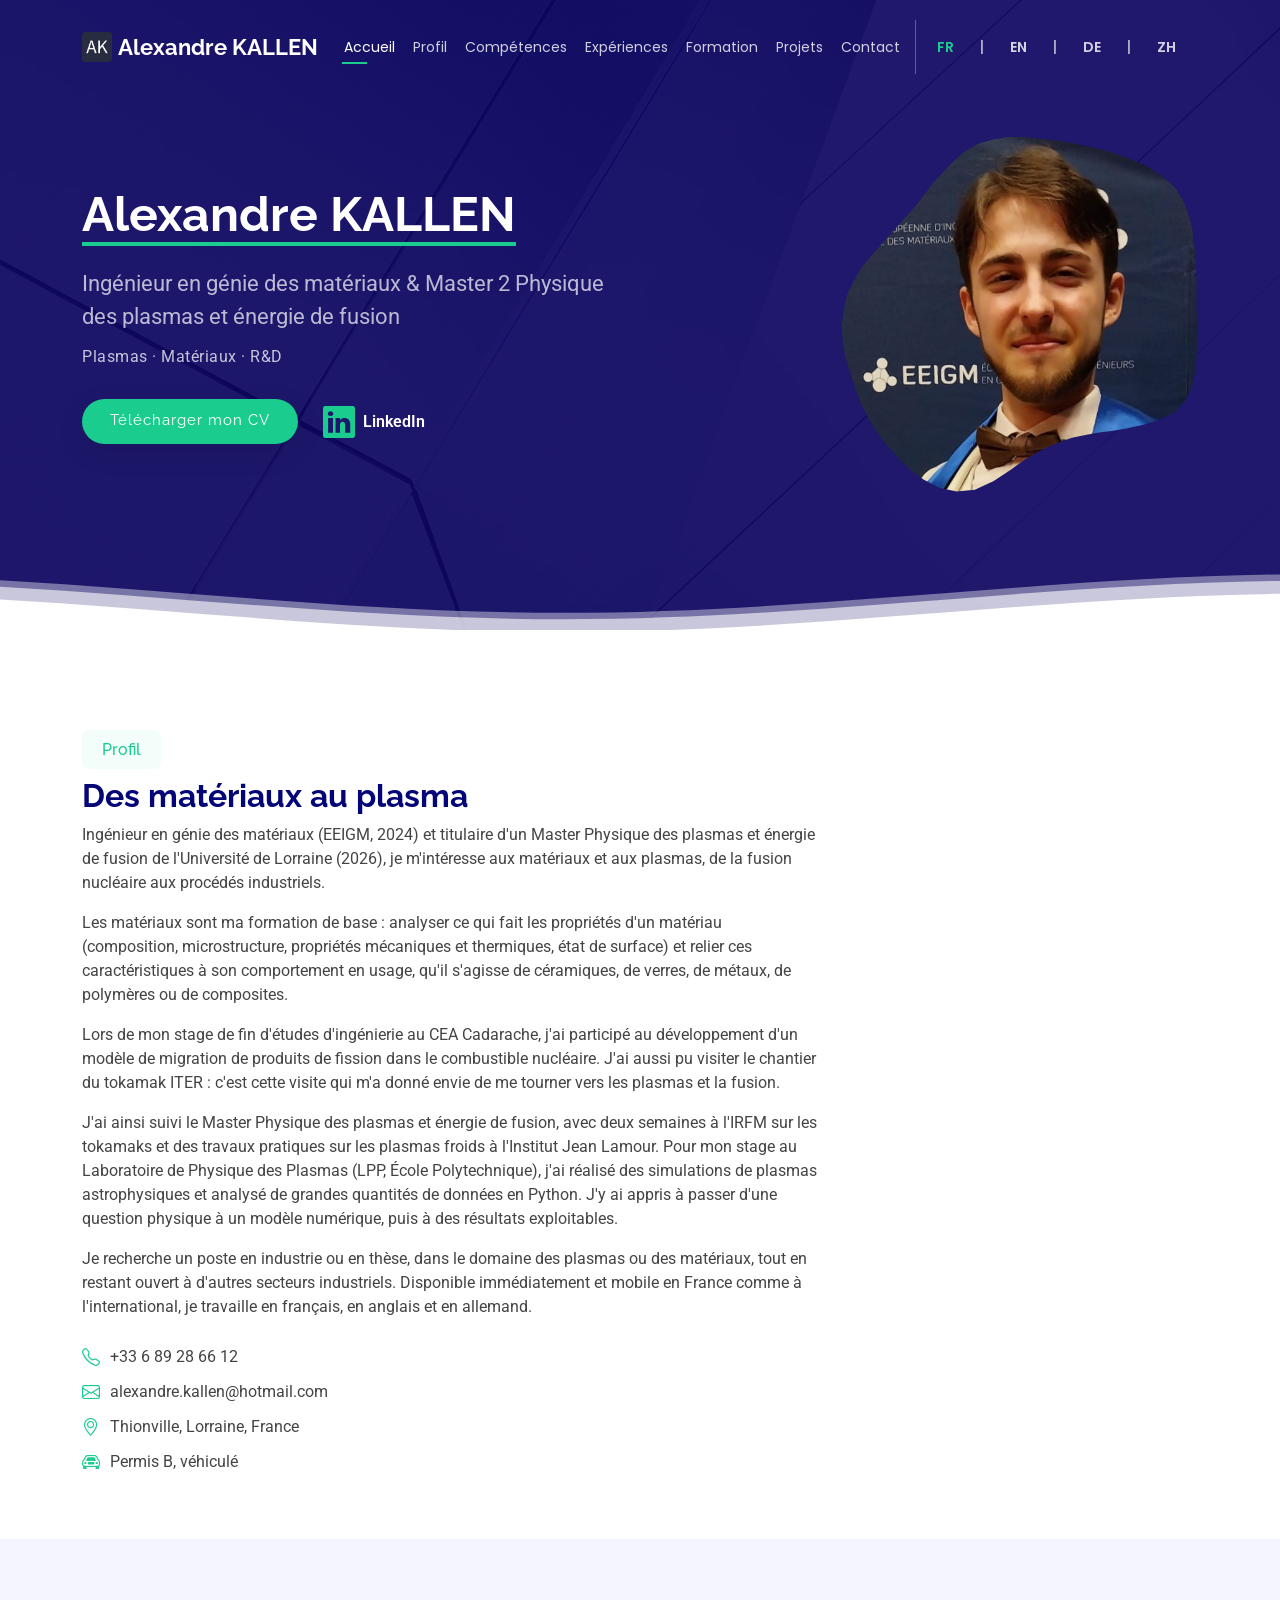
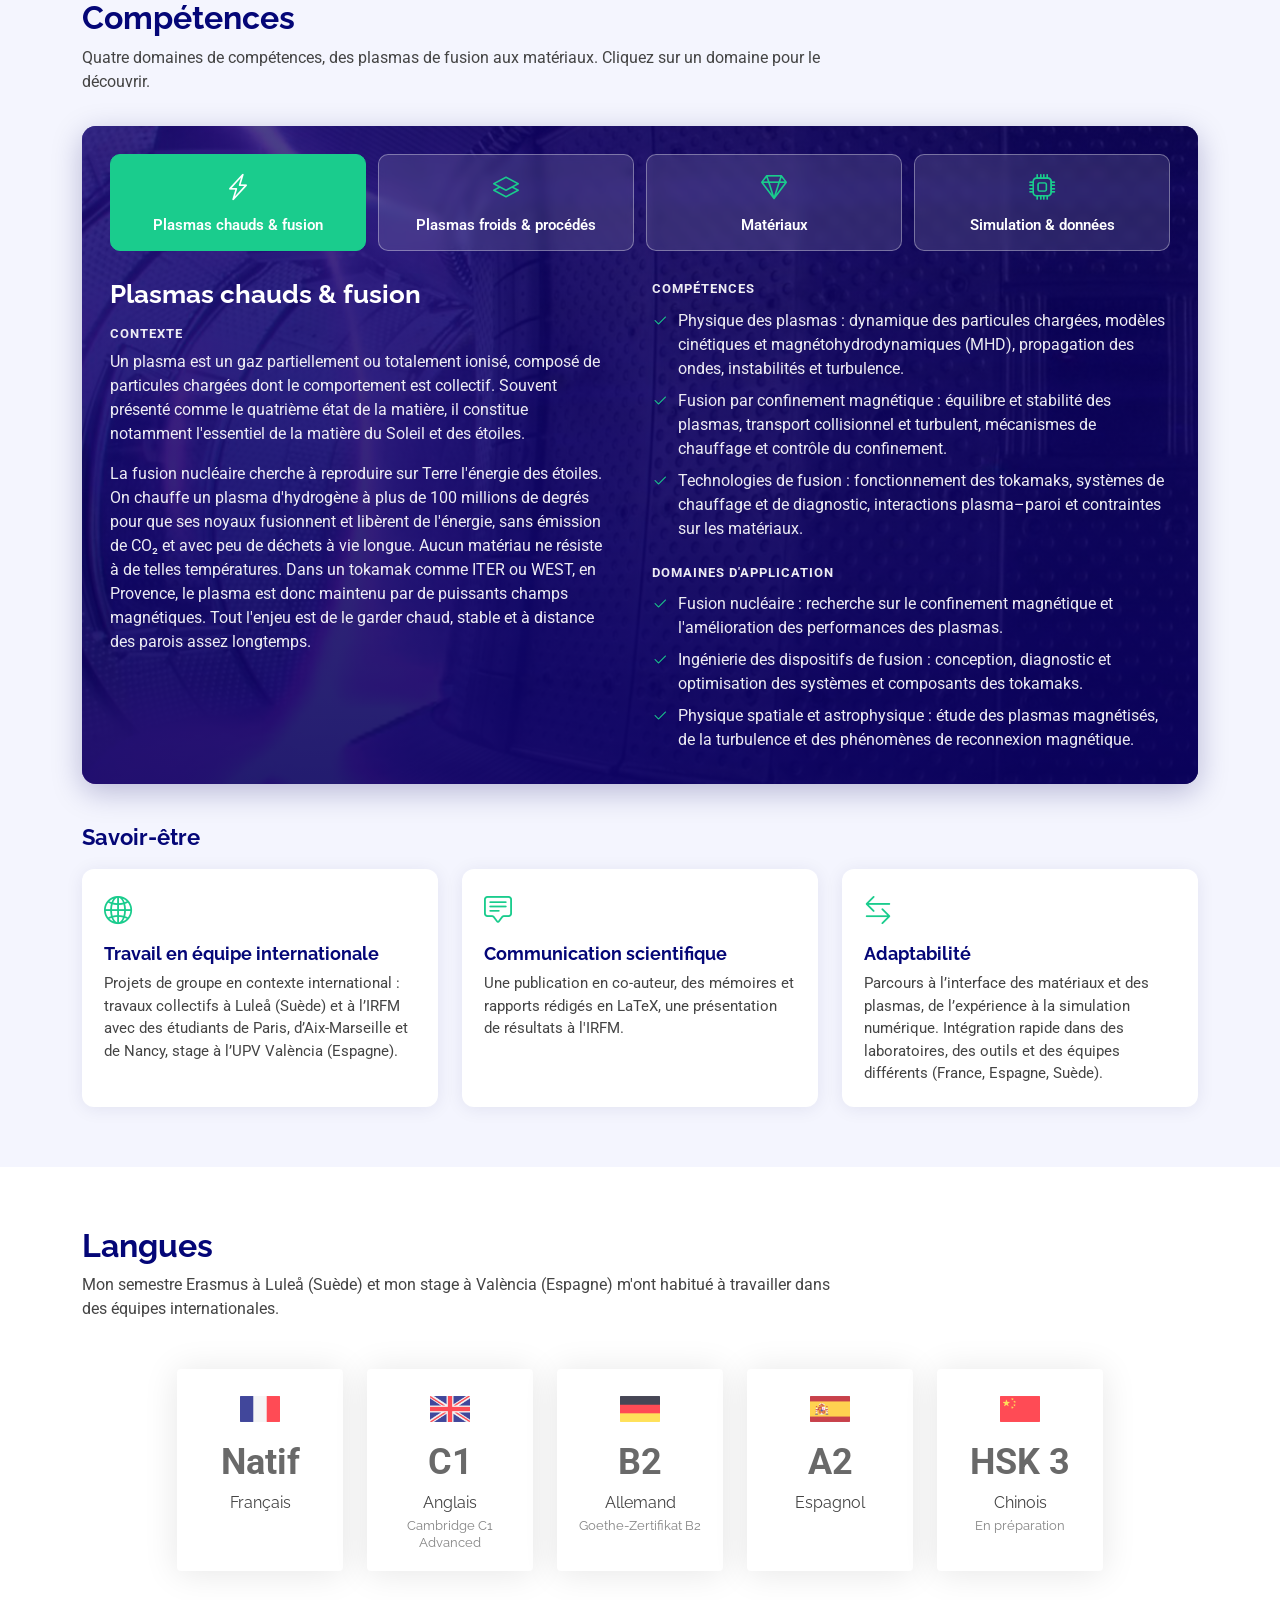
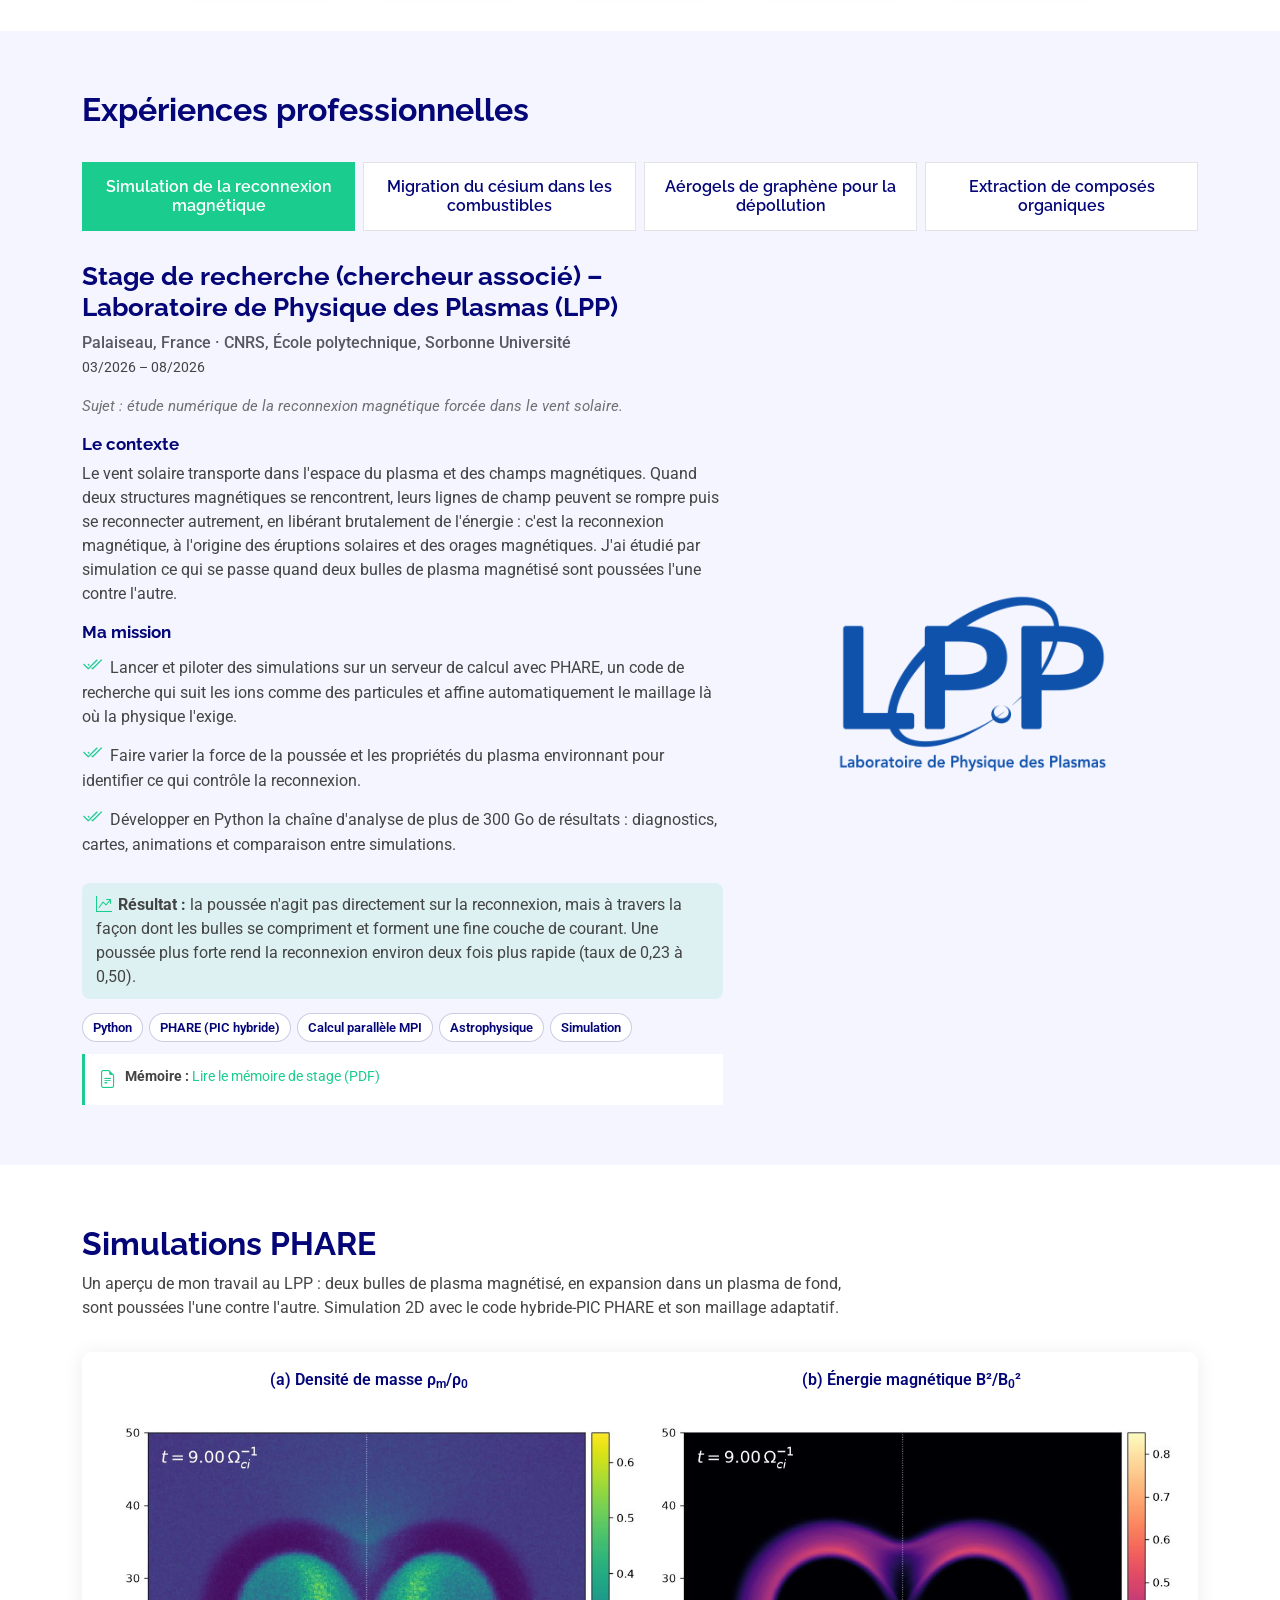
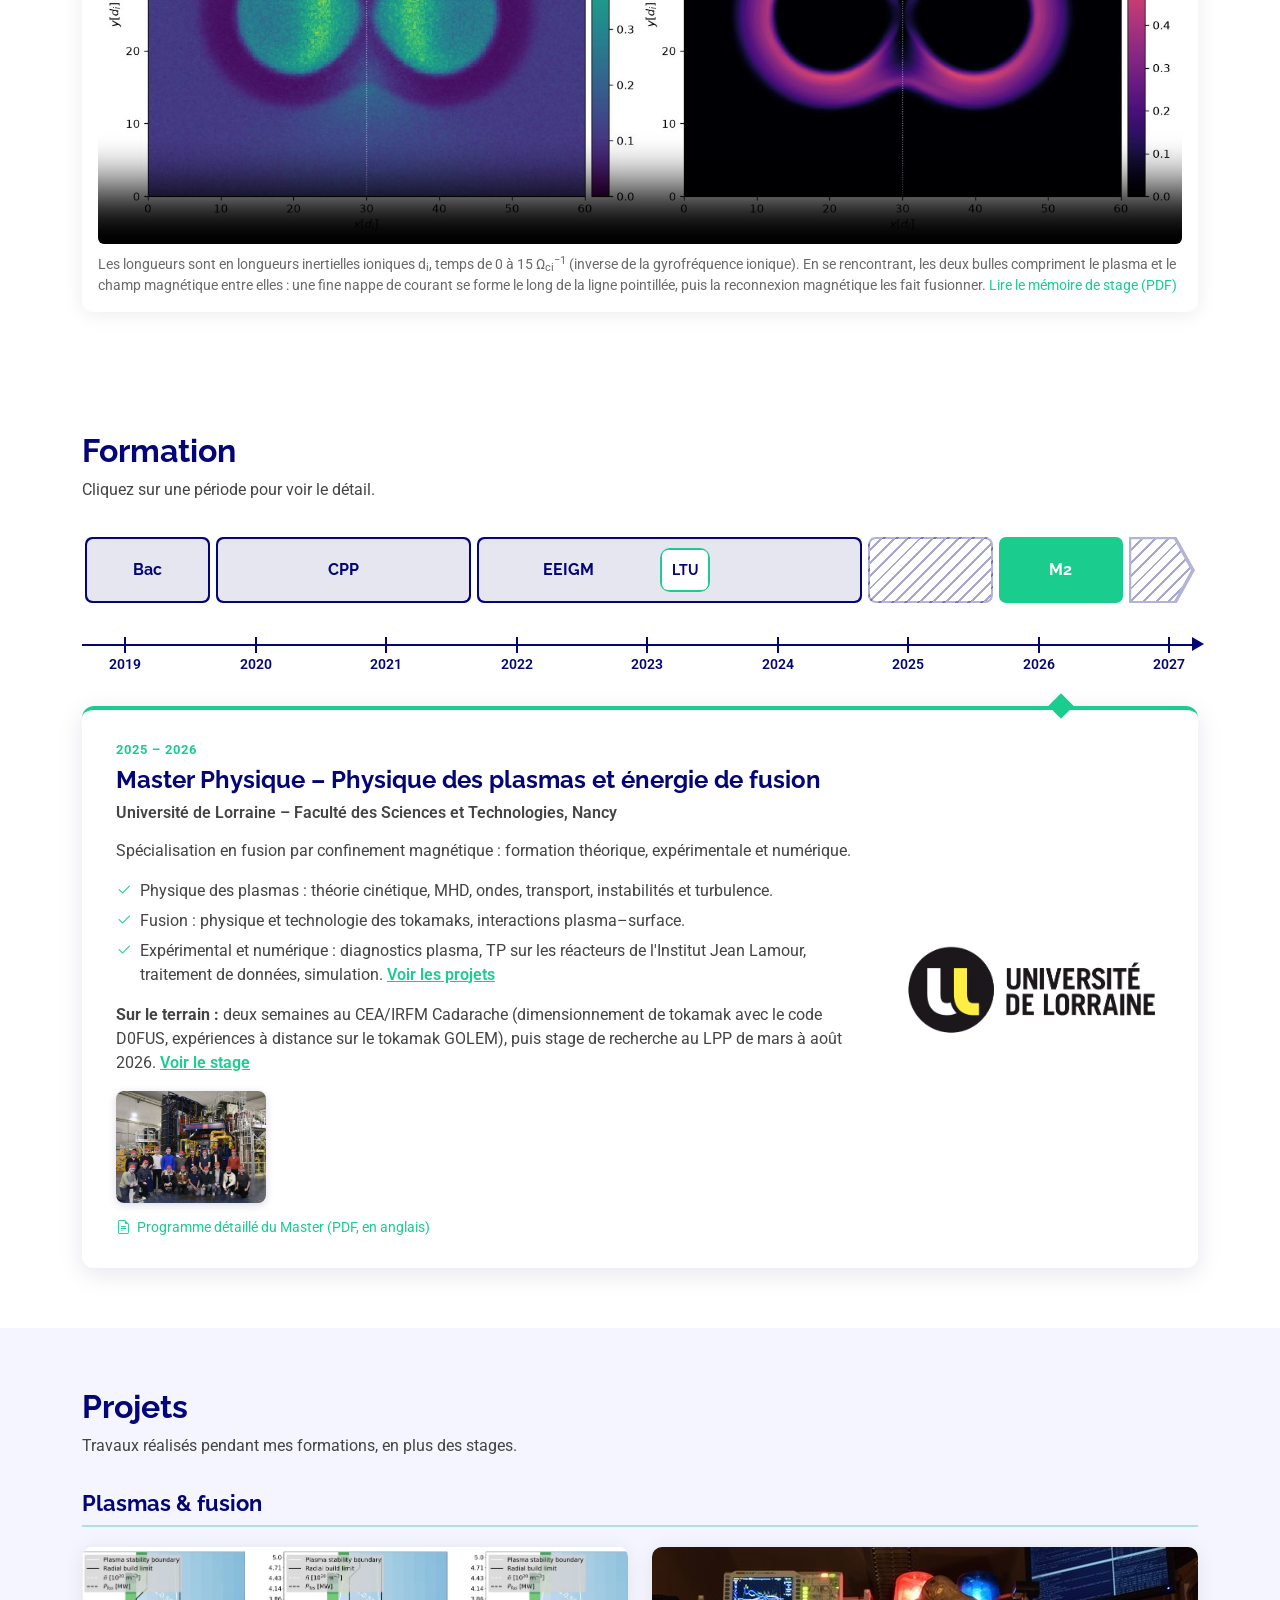
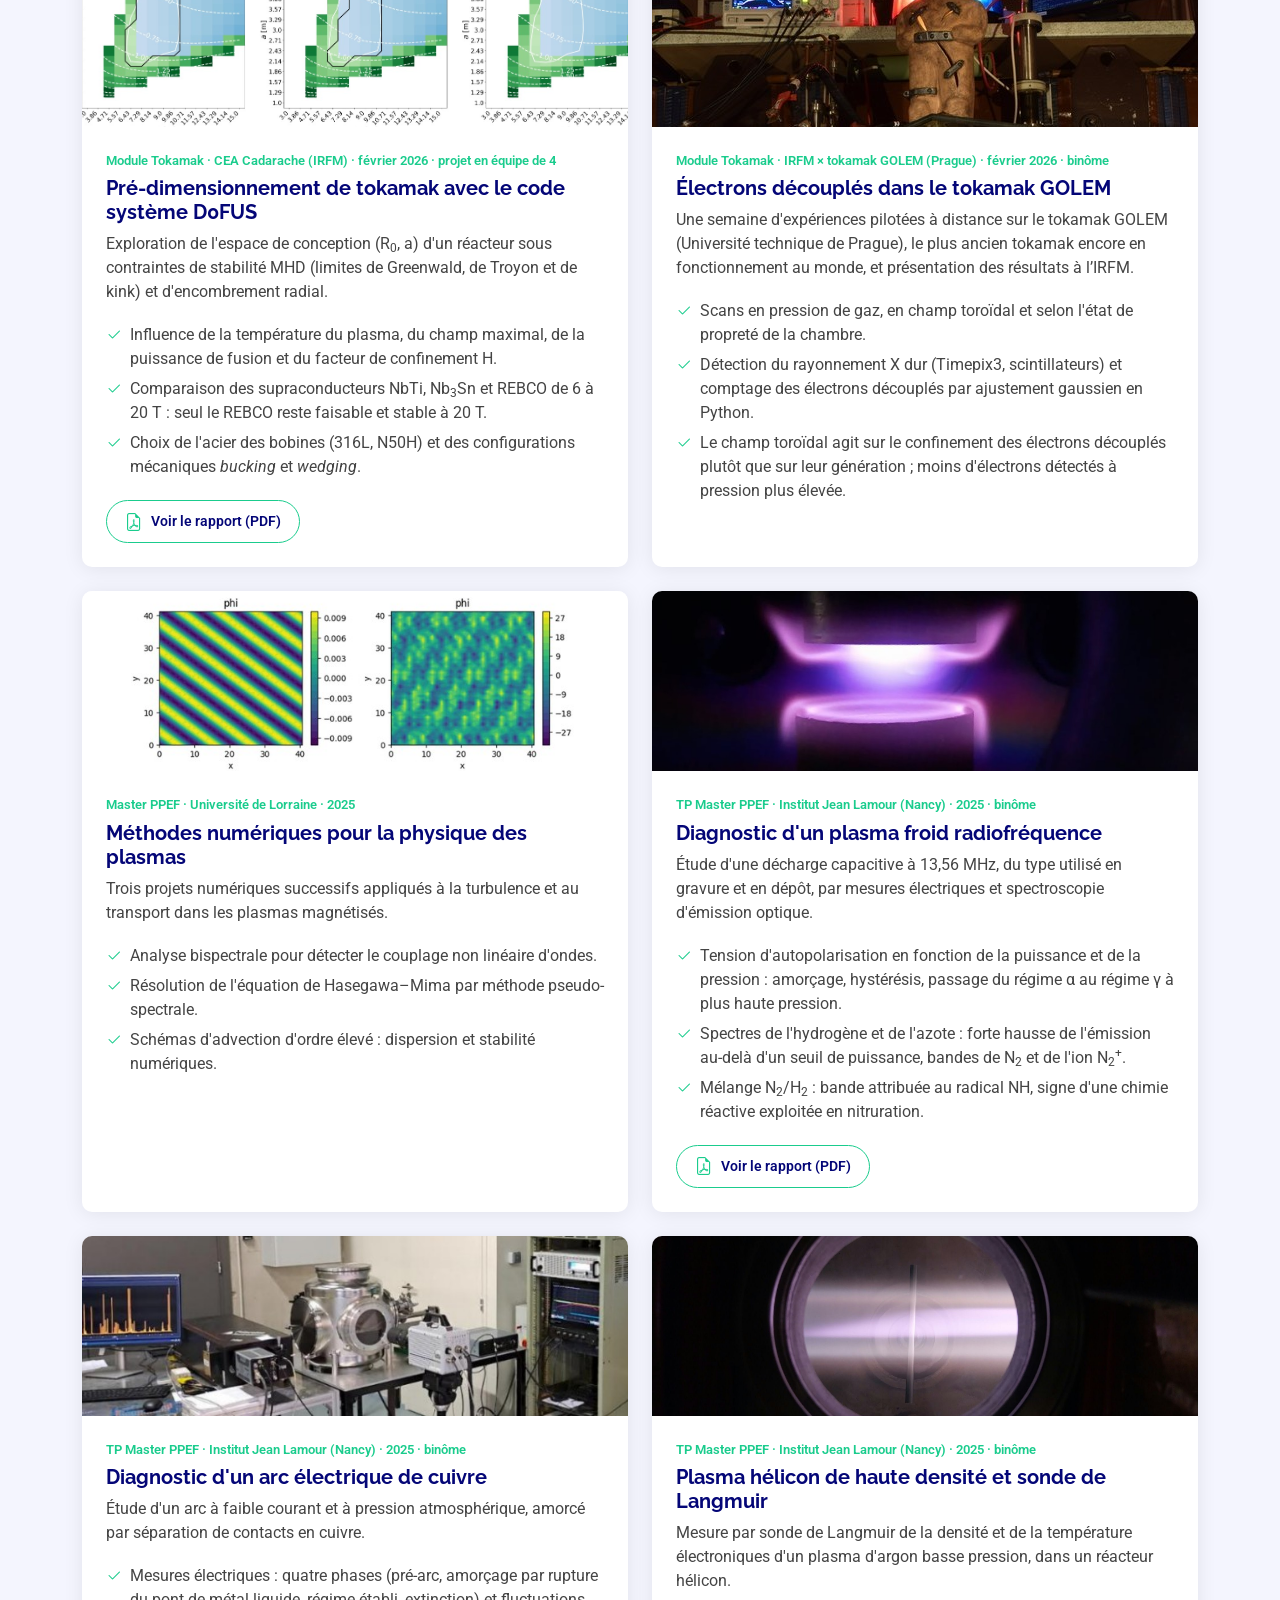
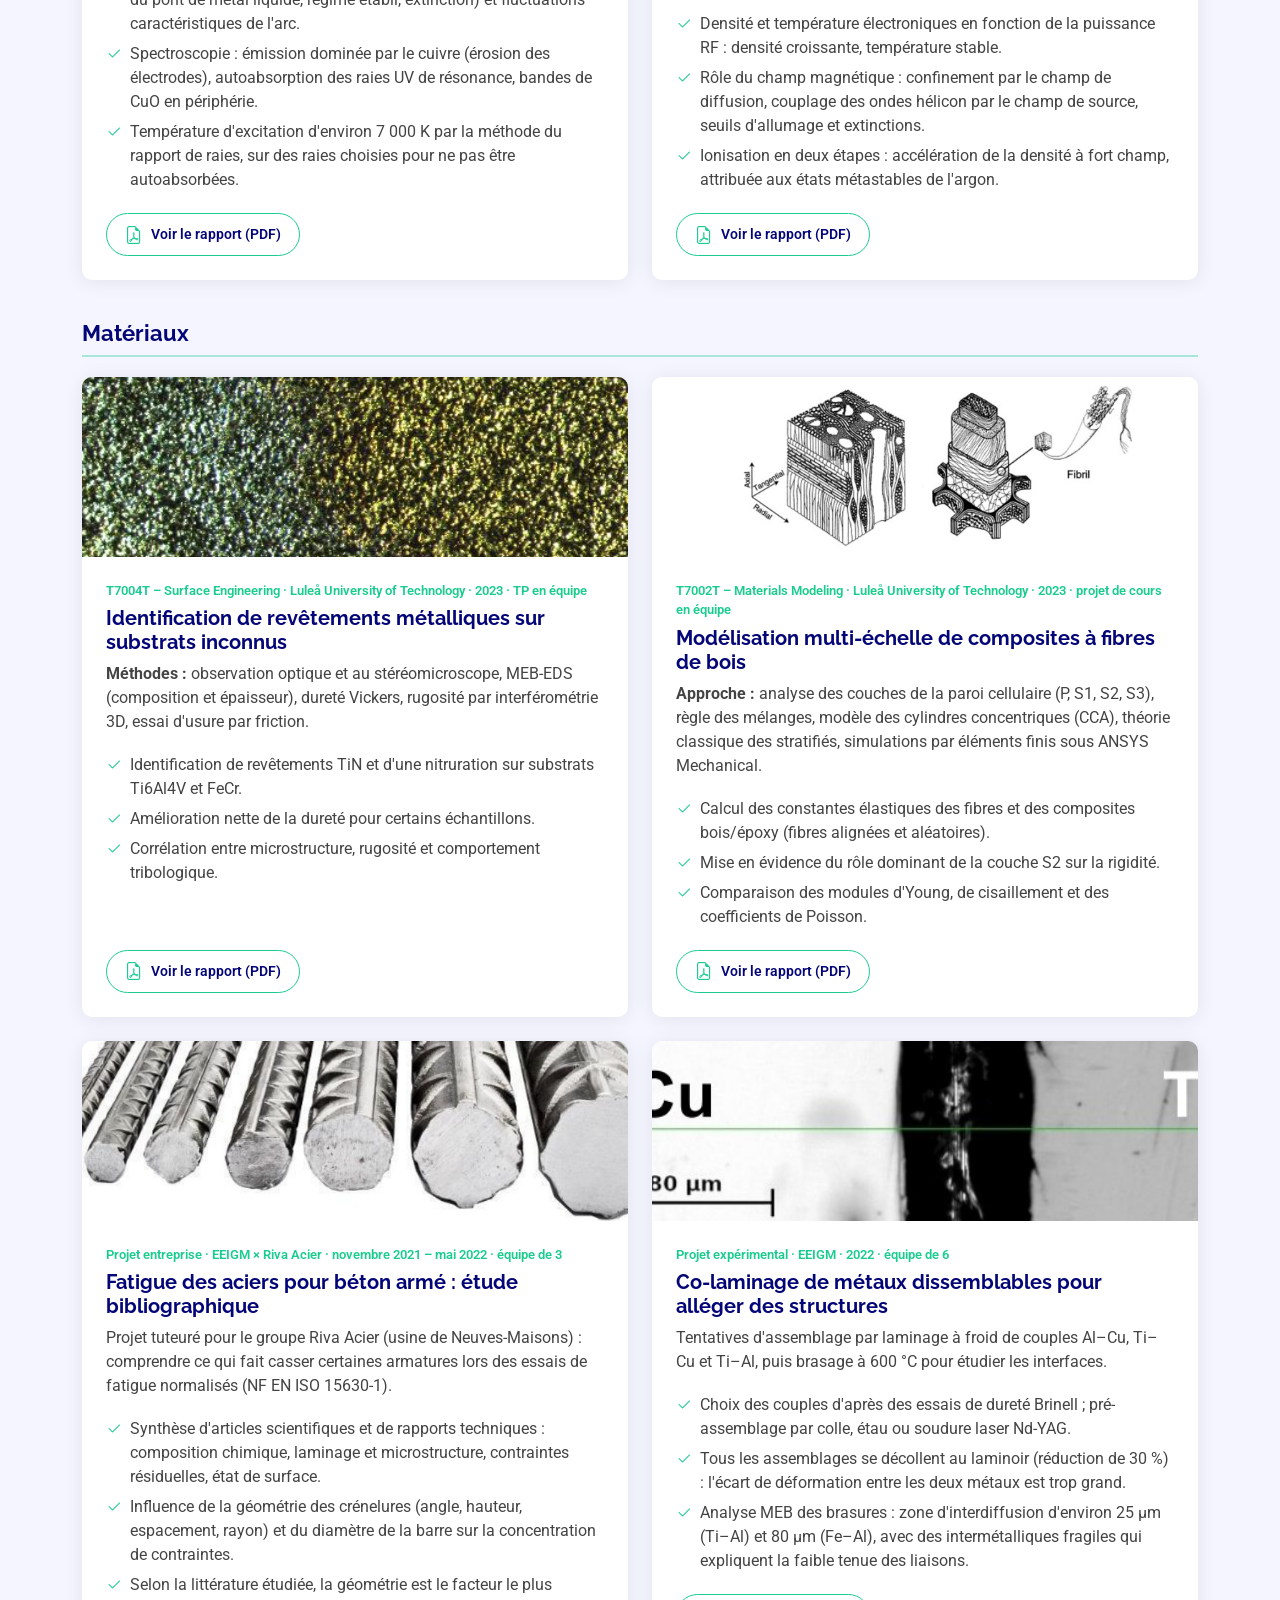
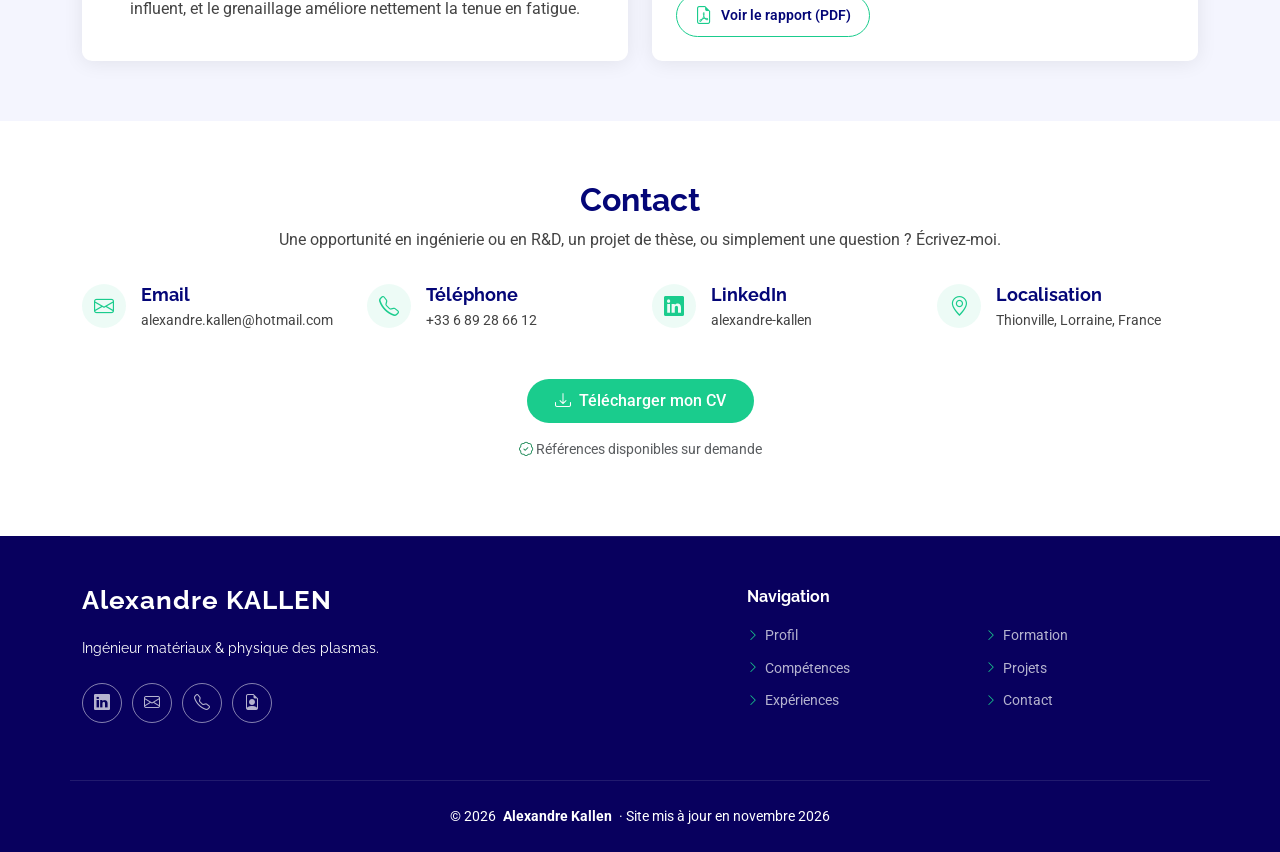
<file: index.html>
<!DOCTYPE html>
<html lang="fr">

<head>

  <meta charset="utf-8">
  <meta content="width=device-width, initial-scale=1.0" name="viewport">

  <script type="application/ld+json">
  {
    "@context": "https://schema.org",
    "@type": "Person",
    "name": "Alexandre Kallen",
    "url": "https://alexandre-kallen.github.io/",
    "image": "https://alexandre-kallen.github.io/assets/img/profil-picture/alexandre-kallen.jpg",
    "jobTitle": "Ingénieur en génie des matériaux, Master Physique des plasmas et énergie de fusion",
    "sameAs": ["https://www.linkedin.com/in/alexandre-kallen/"]
  }
  </script>
  
  <title>Alexandre Kallen – Ingénieur matériaux &amp; physique des plasmas</title>

  <meta name="google-site-verification" content="k6O8KUT2LHrCdM3a5IxVxGklGlJseRZHyY6bxbT-aVY" />
  
  <meta name="description" content="Alexandre Kallen, ingénieur en génie des matériaux (EEIGM) et diplômé du Master Physique des plasmas et énergie de fusion (Université de Lorraine). Plasmas, matériaux, R&amp;D.">
  <meta property="og:title" content="Alexandre Kallen – Ingénieur matériaux & physique des plasmas">
  <meta property="og:description" content="Ingénieur matériaux et physicien des plasmas : un profil R&D à l'interface entre science des matériaux et physique des plasmas.">
  <meta property="og:type" content="website">
  <meta property="og:image" content="https://alexandre-kallen.github.io/assets/img/profil-picture/alexandre-kallen.jpg">
  <link rel="canonical" href="https://alexandre-kallen.github.io/">
  <link rel="alternate" hreflang="fr" href="https://alexandre-kallen.github.io/">
  <link rel="alternate" hreflang="en" href="https://alexandre-kallen.github.io/en/">
  <link rel="alternate" hreflang="de" href="https://alexandre-kallen.github.io/de/">
  <link rel="alternate" hreflang="zh-CN" href="https://alexandre-kallen.github.io/zh/">
  <link rel="alternate" hreflang="x-default" href="https://alexandre-kallen.github.io/">

  <!-- Favicons -->
  <link rel="apple-touch-icon" sizes="180x180" href="favicon/apple-touch-icon.png">
  <link rel="icon" type="image/png" sizes="32x32" href="favicon/favicon-32x32.png">
  <link rel="icon" type="image/png" sizes="16x16" href="favicon/favicon-16x16.png">
  <link rel="manifest" href="favicon/site.webmanifest">

  <!-- Fonts -->
  <link href="https://fonts.googleapis.com" rel="preconnect">
  <link href="https://fonts.gstatic.com" rel="preconnect" crossorigin>
  <link href="https://fonts.googleapis.com/css2?family=Roboto:ital,wght@0,300;0,400;0,500;0,700;1,400&family=Poppins:wght@300;400;500;600;700&family=Raleway:wght@400;500;600;700;800&display=swap" rel="stylesheet">

  <!-- Vendor CSS Files -->
  <link href="assets/vendor/bootstrap/css/bootstrap.min.css" rel="stylesheet">
  <link href="assets/vendor/bootstrap-icons/bootstrap-icons.css" rel="stylesheet">
  <link href="assets/vendor/aos/aos.css" rel="stylesheet">
  <link href="assets/vendor/glightbox/css/glightbox.min.css" rel="stylesheet">

  <!-- Main CSS File -->
  <link href="assets/css/main.css" rel="stylesheet">
  <link href="assets/css/second.css" rel="stylesheet">
  <link href="assets/css/custom.css" rel="stylesheet">
  <link href="assets/css/timeline.css" rel="stylesheet">
</head>

<body class="index-page">

  <header id="header" class="header d-flex align-items-center fixed-top">
    <div class="container-fluid container-xl position-relative d-flex align-items-center justify-content-between">

      <a href="#hero" class="logo d-flex align-items-center">
        <img src="assets/img/profil-picture/logo-4-bis.png" alt="Logo AK">
        <span class="sitename">Alexandre KALLEN</span>
      </a>


      
    <nav id="navmenu" class="navmenu">
      <ul>
        <li><a href="#hero" class="active">Accueil</a></li>
        <li><a href="#about">Profil</a></li>
        <li><a href="#competences">Compétences</a></li>
        <li><a href="#experiences">Expériences</a></li>
        <li><a href="#formation">Formation</a></li>
        <li><a href="#projets">Projets</a></li>
        <li><a href="#contact">Contact</a></li>

        <li class="lang-switch">
          <ul>
            <li class="lang-item lang-fr">
              <a href="/" class="lang-current"
                hreflang="fr" lang="fr" aria-current="page">FR</a>
            </li>

            <li class="lang-separator" aria-hidden="true">|</li>

            <li class="lang-item lang-en">
              <a href="/en/"
                hreflang="en" lang="en">EN</a>
            </li>

            <li class="lang-separator" aria-hidden="true">|</li>

            <li class="lang-item lang-de">
              <a href="/de/"
                hreflang="de" lang="de">DE</a>
            </li>

            <li class="lang-separator" aria-hidden="true">|</li>

            <li class="lang-item lang-zh">
              <a href="/zh/"
                hreflang="zh-CN" lang="zh-CN">ZH</a>
            </li>
          </ul>
        </li>

      </ul>

      <i class="mobile-nav-toggle d-xl-none bi bi-list"></i>
    </nav>


    </div>
  </header>

  <main class="main">

    <!-- Hero Section -->
    <section id="hero" class="hero section dark-background">
      <img src="assets/img/hero-bg-2.jpg" alt="" class="hero-bg">

      <div class="container">
        <div class="row gy-4 justify-content-between">
          <div class="col-lg-4 order-lg-last hero-img" data-aos="zoom-out" data-aos-duration="300">
            <img src="assets/img/profil-picture/alexandre-kallen.jpg" class="img-fluid" alt="Portrait d'Alexandre Kallen">
          </div>

          <div class="col-lg-6 d-flex flex-column justify-content-center" data-aos="fade-in">
            <h1><span>Alexandre KALLEN</span></h1>
            <p>Ingénieur en génie des matériaux &amp; Master 2 Physique des plasmas et énergie de fusion</p>
            <p class="hero-tagline">Plasmas · Matériaux · R&amp;D</p>
            <div class="d-flex flex-wrap">
              <a href="assets/cv/CV_Alexandre_Kallen_FR.pdf" class="btn-get-started" download="CV_Alexandre_Kallen_FR.pdf">Télécharger mon CV</a>
              <a href="https://www.linkedin.com/in/alexandre-kallen/" target="_blank" rel="noopener" class="btn-watch-video d-flex align-items-center"><i class="bi bi-linkedin"></i><span>LinkedIn</span></a>
            </div>
          </div>

        </div>
      </div>

      <svg class="hero-waves" xmlns="http://www.w3.org/2000/svg" xmlns:xlink="http://www.w3.org/1999/xlink" viewBox="0 24 150 28 " preserveAspectRatio="none">
        <defs>
          <path id="wave-path" d="M-160 44c30 0 58-18 88-18s 58 18 88 18 58-18 88-18 58 18 88 18 v44h-352z"></path>
        </defs>
        <g class="wave1">
          <use xlink:href="#wave-path" x="50" y="3"></use>
        </g>
        <g class="wave2">
          <use xlink:href="#wave-path" x="50" y="0"></use>
        </g>
        <g class="wave3">
          <use xlink:href="#wave-path" x="50" y="9"></use>
        </g>
      </svg>

    </section><!-- /Hero Section -->

    <!-- About Section -->
    <section id="about" class="about section">

      <div class="container" data-aos="fade-up" data-aos-delay="100" data-aos-duration="300">

        <div class="row">
          <div class="col-xl-8 content">
            <h3>Profil</h3>
            <h2>Des matériaux au plasma</h2>
            <p>Ingénieur en génie des matériaux (EEIGM, 2024) et titulaire d'un Master Physique des plasmas et énergie de fusion de l'Université de Lorraine (2026), je m'intéresse aux matériaux et aux plasmas, de la fusion nucléaire aux procédés industriels.</p>
            <p>Les matériaux sont ma formation de base : analyser ce qui fait les propriétés d'un matériau (composition, microstructure, propriétés mécaniques et thermiques, état de surface) et relier ces caractéristiques à son comportement en usage, qu'il s'agisse de céramiques, de verres, de métaux, de polymères ou de composites.</p>
            <p>Lors de mon stage de fin d'études d'ingénierie au CEA Cadarache, j'ai participé au développement d'un modèle de migration de produits de fission dans le combustible nucléaire. J'ai aussi pu visiter le chantier du tokamak ITER : c'est cette visite qui m'a donné envie de me tourner vers les plasmas et la fusion.</p>
            <p>J'ai ainsi suivi le Master Physique des plasmas et énergie de fusion, avec deux semaines à l'IRFM sur les tokamaks et des travaux pratiques sur les plasmas froids à l'Institut Jean Lamour. Pour mon stage au Laboratoire de Physique des Plasmas (LPP, École Polytechnique), j'ai réalisé des simulations de plasmas astrophysiques et analysé de grandes quantités de données en Python. J'y ai appris à passer d'une question physique à un modèle numérique, puis à des résultats exploitables.</p>
            <p>Je recherche un poste en industrie ou en thèse, dans le domaine des plasmas ou des matériaux, tout en restant ouvert à d'autres secteurs industriels. Disponible immédiatement et mobile en France comme à l'international, je travaille en français, en anglais et en allemand.</p>
            <ul class="contact-list">
              <li><i class="bi bi-telephone"></i><a href="tel:+33689286612">+33 6 89 28 66 12</a></li>
              <li><i class="bi bi-envelope"></i><a href="mailto:alexandre.kallen@hotmail.com">alexandre.kallen@hotmail.com</a></li>
              <li><i class="bi bi-geo-alt"></i><span>Thionville, Lorraine, France</span></li>
              <li><i class="bi bi-car-front"></i><span>Permis B, véhiculé</span></li>
            </ul>
          </div>

        </div>

      </div>

    </section><!-- /About Section -->


    <!-- Skills -->
    <section id="competences" class="competences section light-background">
      <div class="container">
        <div class="section-heading">
          <h2>Compétences</h2>
          <p>Quatre domaines de compétences, des plasmas de fusion aux matériaux. Cliquez sur un domaine pour le découvrir.</p>
        </div>

        <!-- Quatre domaines : un clic change le fond et le texte -->
        <div class="profile-explorer" id="profileExplorer" data-aos="fade-up">
          <div class="pe-bg" aria-hidden="true">
          <div class="pe-bg-layer is-active" style="background-image:url('assets/img/projets/bg-plasmas.jpg'), linear-gradient(135deg,#0c0091,#08005e);"></div>
          <div class="pe-bg-layer" style="background-image:url('assets/img/projets/img_rf.jpg'), linear-gradient(135deg,#0c0091,#08005e);"></div>
          <div class="pe-bg-layer" style="background-image:url('assets/img/projets/revetement-nitrure-de-titane-tin.jpg'), linear-gradient(135deg,#0c0091,#08005e);"></div>
          <div class="pe-bg-layer" style="background-image:url('assets/img/projets/abaqus.jpg'), linear-gradient(135deg,#0c0091,#08005e);"></div>
          </div>
          <div class="pe-overlay"></div>
          <div class="pe-inner">
            <div class="pe-tabs" role="tablist" aria-label="Mes quatre domaines de compétences">
              <button type="button" class="pe-tab is-active" role="tab" id="pe-tab-fusion" aria-controls="pe-fusion" aria-selected="true" data-index="0"><i class="bi bi-lightning-charge"></i><span>Plasmas chauds &amp; fusion</span></button>
              <button type="button" class="pe-tab" role="tab" id="pe-tab-froids" aria-controls="pe-froids" aria-selected="false" data-index="1"><i class="bi bi-layers"></i><span>Plasmas froids &amp; procédés</span></button>
              <button type="button" class="pe-tab" role="tab" id="pe-tab-materiaux" aria-controls="pe-materiaux" aria-selected="false" data-index="2"><i class="bi bi-gem"></i><span>Matériaux</span></button>
              <button type="button" class="pe-tab" role="tab" id="pe-tab-simulation" aria-controls="pe-simulation" aria-selected="false" data-index="3"><i class="bi bi-cpu"></i><span>Simulation &amp; données</span></button>
            </div>
            <div class="pe-panels">
              <div class="pe-panel is-active" id="pe-fusion" role="tabpanel" aria-labelledby="pe-tab-fusion">
                <div class="row gy-4">
                  <div class="col-lg-6">
                    <h3>Plasmas chauds &amp; fusion</h3>
                    <p class="pe-label">Contexte</p>
                    <p>Un plasma est un gaz partiellement ou totalement ionisé, composé de particules chargées dont le comportement est collectif. Souvent présenté comme le quatrième état de la matière, il constitue notamment l'essentiel de la matière du Soleil et des étoiles.</p>
                    <p>La fusion nucléaire cherche à reproduire sur Terre l'énergie des étoiles. On chauffe un plasma d'hydrogène à plus de 100 millions de degrés pour que ses noyaux fusionnent et libèrent de l'énergie, sans émission de CO₂ et avec peu de déchets à vie longue. Aucun matériau ne résiste à de telles températures. Dans un tokamak comme ITER ou WEST, en Provence, le plasma est donc maintenu par de puissants champs magnétiques. Tout l'enjeu est de le garder chaud, stable et à distance des parois assez longtemps.</p>
                  </div>
                  <div class="col-lg-6">
                    <p class="pe-label">Compétences</p>
                    <ul>
                      <li><i class="bi bi-check2"></i> Physique des plasmas : dynamique des particules chargées, modèles cinétiques et magnétohydrodynamiques (MHD), propagation des ondes, instabilités et turbulence.</li>
                      <li><i class="bi bi-check2"></i> Fusion par confinement magnétique : équilibre et stabilité des plasmas, transport collisionnel et turbulent, mécanismes de chauffage et contrôle du confinement.</li>
                      <li><i class="bi bi-check2"></i> Technologies de fusion : fonctionnement des tokamaks, systèmes de chauffage et de diagnostic, interactions plasma–paroi et contraintes sur les matériaux.</li>
                    <p class="pe-label">Domaines d'application</p>
                    <ul>
                      <li><i class="bi bi-check2"></i> Fusion nucléaire : recherche sur le confinement magnétique et l'amélioration des performances des plasmas.</li>
                      <li><i class="bi bi-check2"></i> Ingénierie des dispositifs de fusion : conception, diagnostic et optimisation des systèmes et composants des tokamaks.</li>
                      <li><i class="bi bi-check2"></i> Physique spatiale et astrophysique : étude des plasmas magnétisés, de la turbulence et des phénomènes de reconnexion magnétique.</li>
                    </ul>
                  </div>
                </div>
              </div>
              <div class="pe-panel" id="pe-froids" role="tabpanel" aria-labelledby="pe-tab-froids" hidden>
                <div class="row gy-4">
                  <div class="col-lg-6">
                    <h3>Plasmas froids &amp; procédés</h3>
                    <p class="pe-label">Contexte</p>
                    <p>Contrairement aux plasmas utilisés pour la fusion, les plasmas froids sont généralement hors équilibre thermique : leurs électrons sont très énergétiques, tandis que le gaz reste beaucoup moins chaud, parfois proche de la température ambiante. Ils peuvent être produits à basse pression ou à pression atmosphérique, notamment par des décharges électriques.</p>
                    <p>Leur forte réactivité permet de graver, de déposer des couches minces ou de modifier les propriétés d'une surface, souvent avec un échauffement limité du matériau traité. Ces procédés sont largement utilisés en microélectronique et dans les traitements de surface industriels.</p>
                  </div>
                  <div class="col-lg-6">
                    <p class="pe-label">Compétences</p>
                    <ul>
                      <li><i class="bi bi-check2"></i> Physique des décharges : principes des décharges continues, radiofréquence et micro-ondes, comportement des gaines plasma.</li>
                      <li><i class="bi bi-check2"></i> Diagnostics expérimentaux : utilisation de sondes de Langmuir et spectroscopie d'émission optique en travaux pratiques sur différentes sources plasma.</li>
                      <li><i class="bi bi-check2"></i> Interactions plasma–surface : connaissances des mécanismes de pulvérisation, dépôt et érosion.</li>
                      <li><i class="bi bi-check2"></i> Procédés étudiés en cours : PECVD, pulvérisation magnétron et gravure plasma.</li>
                    </ul>
                    <p class="pe-label">Domaines d'application</p>
                    <ul>
                      <li><i class="bi bi-check2"></i> Microélectronique et semi-conducteurs : gravure et dépôt de couches minces.</li>
                      <li><i class="bi bi-check2"></i> Revêtements fonctionnels : couches dures anti-usure, optiques ou protectrices.</li>
                      <li><i class="bi bi-check2"></i> Traitement de surface : nitruration, nettoyage, activation avant collage ou peinture.</li>
                      <li><i class="bi bi-check2"></i> Santé et environnement : stérilisation, traitement des gaz.</li>
                    </ul>
                  </div>
                </div>
              </div>
              <div class="pe-panel" id="pe-materiaux" role="tabpanel" aria-labelledby="pe-tab-materiaux" hidden>
                <div class="row gy-4">
                  <div class="col-lg-6">
                    <h3>Science des matériaux</h3>
                    <p class="pe-label">Contexte</p>
                    <p>Pourquoi un verre se brise-t-il alors qu'un métal se déforme ? Pourquoi certains aciers résistent-ils mieux à la corrosion que d'autres ? La réponse dépend notamment de la composition, de la structure interne du matériau et de ses conditions d'utilisation.</p>
                    <p>La science des matériaux cherche à comprendre ces relations pour choisir, concevoir ou améliorer les matériaux selon leurs usages, de l'avion à l'emballage alimentaire. Elle repose sur l'observation de la matière à différentes échelles, la mesure de ses propriétés (résistance, dureté, usure, corrosion, tenue à la chaleur) et l'étude des procédés de fabrication. L'objectif est d'améliorer les performances, la fiabilité et la durée de vie des produits. C'est ma formation d'ingénieur, et le socle de tout mon parcours.</p>
                  </div>
                  <div class="col-lg-6">
                    <p class="pe-label">Compétences</p>
                    <ul>
                      <li><i class="bi bi-check2"></i> Science et comportement des matériaux : relations entre composition, microstructure, propriétés mécaniques, thermiques et chimiques, transformations de phases et mécanismes de dégradation.</li>
                      <li><i class="bi bi-check2"></i> Caractérisation des matériaux : analyse des microstructures, identification des phases et de la composition, mesure des propriétés mécaniques, thermiques et de surface.</li>
                      <li><i class="bi bi-check2"></i> Élaboration et procédés : compréhension des méthodes de fabrication, des traitements thermiques et de leur influence sur les propriétés des matériaux.</li>
                    </ul>
                    </ul>
                    <p class="pe-label">Domaines d'application</p>
                    <ul>
                      <li><i class="bi bi-check2"></i> Énergie et nucléaire : matériaux soumis à des conditions extrêmes.</li>
                      <li><i class="bi bi-check2"></i> Transport et aéronautique : alliages, composites et revêtements techniques.</li>
                      <li><i class="bi bi-check2"></i> Industrie : développement de matériaux, optimisation des procédés et contrôle qualité.</li>
                      <li><i class="bi bi-check2"></i> Environnement et emballage : matériaux poreux, polymères et traitement de l'eau.</li>
                    </ul>
                  </div>
                </div>
              </div>
              <div class="pe-panel" id="pe-simulation" role="tabpanel" aria-labelledby="pe-tab-simulation" hidden>
                <div class="row gy-4">
                  <div class="col-lg-6">
                    <h3>Simulation &amp; données</h3>
                    <p class="pe-label">Contexte</p>
                    <p>Quand une expérience est trop coûteuse, trop rapide, trop dangereuse ou tout simplement inaccessible, comme le cœur d'un réacteur ou l'espace entre le Soleil et la Terre, on la reproduit dans un ordinateur : on traduit la physique en équations, puis on les résout numériquement.</p>
                    <p>Une simulation produit souvent d'énormes quantités de résultats. Il faut ensuite savoir les trier, les visualiser et en tirer quelques conclusions fiables. C'est ce double travail, modéliser puis analyser, que j'ai pratiqué lors de mes deux derniers stages.</p>
                    <p>En ingénierie, la même démarche sert à concevoir des pièces : on les dessine en conception assistée par ordinateur (CAO), puis on calcule leur résistance par la méthode des éléments finis avant de les fabriquer.</p>
                  </div>
                  <div class="col-lg-6">
                    <p class="pe-label">Compétences</p>
                    <ul>
                      <li><i class="bi bi-check2"></i> Modélisation et simulation numérique : développement et exploitation de modèles physiques pour étudier des phénomènes complexes, notamment dans les plasmas et les matériaux.</li>
                      <li><i class="bi bi-check2"></i> Méthodes numériques : résolution d'équations, étude de la stabilité et de la précision des calculs, simulations et études paramétriques.</li>
                      <li><i class="bi bi-check2"></i> Programmation et analyse de données : traitement, automatisation et visualisation de données scientifiques avec Python, analyse et interprétation des résultats.</li>
                      <li><i class="bi bi-check2"></i> Outils de calcul scientifique : utilisation de codes de simulation, environnements Linux, gestion de grands volumes de données et calcul parallèle.</li>
                    </ul>
                    <p class="pe-label">Domaines d'application</p>
                    <ul>
                      <li><i class="bi bi-check2"></i> Recherche scientifique : modélisation de phénomènes complexes, simulation numérique et exploitation de résultats expérimentaux.</li>
                      <li><i class="bi bi-check2"></i> Ingénierie et R&D industrielle : conception, optimisation de produits et de procédés, réduction des essais expérimentaux.</li>
                      <li><i class="bi bi-check2"></i> Analyse de données : traitement de grands volumes de données, automatisation des analyses et aide à la décision.</li>
                    </ul>
                  </div>
                </div>
              </div>
            </div>
          </div>
        </div>

        <h3 class="soft-title">Savoir-être</h3>
        <div class="row gy-4">
          <div class="col-md-4">
            <div class="soft-card">
              <i class="bi bi-globe2"></i>
              <h4>Travail en équipe internationale</h4>
              <p>Projets de groupe en contexte international : travaux collectifs à Luleå (Suède) et à l’IRFM avec des étudiants de Paris, d’Aix-Marseille et de Nancy, stage à l’UPV València (Espagne).</p>
            </div>
          </div>
          <div class="col-md-4">
            <div class="soft-card">
              <i class="bi bi-chat-square-text"></i>
              <h4>Communication scientifique</h4>
              <p>Une publication en co-auteur, des mémoires et rapports rédigés en LaTeX, une présentation de résultats à l'IRFM.</p>
            </div>
          </div>
          <div class="col-md-4">
            <div class="soft-card">
              <i class="bi bi-arrow-left-right"></i>
              <h4>Adaptabilité</h4>
              <p>Parcours à l’interface des matériaux et des plasmas, de l’expérience à la simulation numérique. Intégration rapide dans des laboratoires, des outils et des équipes différents (France, Espagne, Suède).</p>
            </div>
          </div>
        </div>
      </div>
    </section><!-- /Skills -->

    <!-- Languages -->
    <section id="langues" class="stats section">
      <div class="container" data-aos="fade-up" data-aos-delay="100">
        <div class="section-heading">
          <h2>Langues</h2>
          <p>Mon semestre Erasmus à Luleå (Suède) et mon stage à València (Espagne) m'ont habitué à travailler dans des équipes internationales.</p>
        </div>

        <div class="row gy-4 justify-content-center">

          <div class="col-6 col-md-4 col-lg-2 d-flex flex-column align-items-center">
            <div class="stats-item">
              <img src="assets/img/flags/french-flag.png" alt="" class="flag">
              <span>Natif</span>
              <p>Français</p>
            </div>
          </div>

          <div class="col-6 col-md-4 col-lg-2 d-flex flex-column align-items-center">
            <div class="stats-item">
              <img src="assets/img/flags/english-flag.png" alt="" class="flag">
              <span>C1</span>
              <p>Anglais<br><small>Cambridge C1 Advanced</small></p>
            </div>
          </div>

          <div class="col-6 col-md-4 col-lg-2 d-flex flex-column align-items-center">
            <div class="stats-item">
              <img src="assets/img/flags/german-flag.png" alt="" class="flag">
              <span>B2</span>
              <p>Allemand<br><small>Goethe-Zertifikat B2</small></p>
            </div>
          </div>

          <div class="col-6 col-md-4 col-lg-2 d-flex flex-column align-items-center">
            <div class="stats-item">
              <img src="assets/img/flags/spanish-flag.png" alt="" class="flag">
              <span>A2</span>
              <p>Espagnol</p>
            </div>
          </div>

          <div class="col-6 col-md-4 col-lg-2 d-flex flex-column align-items-center">
            <div class="stats-item">
              <img src="assets/img/flags/chinese-flag.png" alt="" class="flag">
              <span class="small-level">HSK 3</span>
              <p>Chinois<br><small>En préparation</small></p>
            </div>
          </div>

        </div>
      </div>
    </section><!-- /Languages -->

    <!-- Experiences -->
    <section id="experiences" class="features2 section light-background">

      <div class="container">
        <div class="section-heading">
          <h2>Expériences professionnelles</h2>
        </div>

        <ul class="nav nav-tabs row d-flex g-2" data-aos="fade-up" data-aos-delay="100">
          <li class="nav-item col-6 col-lg-3">
            <a class="nav-link active show" data-bs-toggle="tab" data-bs-target="#exp-lpp">
              <h4><span class="d-none d-lg-inline">Simulation de la reconnexion magnétique</span><span class="d-lg-none">LPP · 2026</span></h4>
            </a>
          </li>
          <li class="nav-item col-6 col-lg-3">
            <a class="nav-link" data-bs-toggle="tab" data-bs-target="#exp-cea">
              <h4><span class="d-none d-lg-inline">Migration du césium dans les combustibles</span><span class="d-lg-none">CEA · 2024</span></h4>
            </a>
          </li>
          <li class="nav-item col-6 col-lg-3">
            <a class="nav-link" data-bs-toggle="tab" data-bs-target="#exp-upv">
              <h4><span class="d-none d-lg-inline">Aérogels de graphène pour la dépollution</span><span class="d-lg-none">UPV · 2023</span></h4>
            </a>
          </li>
          <li class="nav-item col-6 col-lg-3">
            <a class="nav-link" data-bs-toggle="tab" data-bs-target="#exp-ceratizit">
              <h4><span class="d-none d-lg-inline">Extraction de composés organiques</span><span class="d-lg-none">CERATIZIT · 2021</span></h4>
            </a>
          </li>
        </ul>

        <div class="tab-content" data-aos="fade-up" data-aos-delay="200">

          <div class="tab-pane fade active show" id="exp-lpp">
            <div class="row gy-4">
              <div class="col-lg-7 order-2 order-lg-1">
                <h3>Stage de recherche (chercheur associé) – Laboratoire de Physique des Plasmas (LPP)</h3>
                <span class="text-muted h6">Palaiseau, France · CNRS, École polytechnique, Sorbonne Université</span>
                <p><small>03/2026 – 08/2026</small></p>
                <p class="exp-subject">Sujet : étude numérique de la reconnexion magnétique forcée dans le vent solaire.</p>
                <h4>Le contexte</h4>
                <p>Le vent solaire transporte dans l'espace du plasma et des champs magnétiques. Quand deux structures magnétiques se rencontrent, leurs lignes de champ peuvent se rompre puis se reconnecter autrement, en libérant brutalement de l'énergie : c'est la reconnexion magnétique, à l'origine des éruptions solaires et des orages magnétiques. J'ai étudié par simulation ce qui se passe quand deux bulles de plasma magnétisé sont poussées l'une contre l'autre.</p>
                <h4>Ma mission</h4>
                <ul>
                  <li><i class="bi bi-check2-all"></i> <span>Lancer et piloter des simulations sur un serveur de calcul avec PHARE, un code de recherche qui suit les ions comme des particules et affine automatiquement le maillage là où la physique l'exige.</span></li>
                  <li><i class="bi bi-check2-all"></i> <span>Faire varier la force de la poussée et les propriétés du plasma environnant pour identifier ce qui contrôle la reconnexion.</span></li>
                  <li><i class="bi bi-check2-all"></i> <span>Développer en Python la chaîne d'analyse de plus de 300 Go de résultats : diagnostics, cartes, animations et comparaison entre simulations.</span></li>
                </ul>
                <p class="exp-result"><i class="bi bi-graph-up-arrow"></i><strong>Résultat :</strong> la poussée n'agit pas directement sur la reconnexion, mais à travers la façon dont les bulles se compriment et forment une fine couche de courant. Une poussée plus forte rend la reconnexion environ deux fois plus rapide (taux de 0,23 à 0,50).</p>
                <div class="exp-tools"><span>Python</span><span>PHARE (PIC hybride)</span><span>Calcul parallèle MPI</span><span>Astrophysique</span><span>Simulation</span></div>
                <p class="publication"><i class="bi bi-file-earmark-text"></i> <span><strong>Mémoire :</strong> <a href="assets/reports/memoire-reconnexion-magnetique-forcee-lpp-2026.pdf" target="_blank" rel="noopener">Lire le mémoire de stage (PDF)</a></span></p>
              </div>
              <div class="col-lg-5 order-1 order-lg-2 company-logos">
                <div class="logo-box">
                  <img src="assets/img/logos/lpp-logo.png" alt="Laboratoire de Physique des Plasmas" class="img-fluid">
                </div>
              </div>
            </div>
          </div>

          <div class="tab-pane fade" id="exp-cea">
            <div class="row gy-4">
              <div class="col-lg-7 order-2 order-lg-1">
                <h3>Stage de fin d'études – Commissariat à l'énergie atomique (CEA)</h3>
                <span class="text-muted h6">Cadarache, France</span>
                <p><small>02/2024 – 08/2024</small></p>
                <p class="exp-subject">Sujet : calculs thermodynamiques pour la modélisation de la migration du césium dans les aiguilles combustibles des réacteurs à neutrons rapides refroidis au sodium.</p>
                <h4>Le contexte</h4>
                <p>Dans les réacteurs nucléaires à neutrons rapides refroidis au sodium, le combustible est très chaud en son centre. Certains éléments produits par la fission, comme le césium, se déplacent alors le long des aiguilles de combustible, ce qui peut modifier leur comportement. L'objectif était de mieux prédire ce déplacement.</p>
                <h4>Ma mission</h4>
                <ul>
                  <li><i class="bi bi-check2-all"></i> <span>Calculer, avec un logiciel de thermodynamique, sous quelle forme chimique se trouve le césium selon la température et la composition du combustible.</span></li>
                  <li><i class="bi bi-check2-all"></i> <span>Programmer en Python un modèle qui combine cette chimie et la diffusion pour simuler le transport du césium.</span></li>
                  <li><i class="bi bi-check2-all"></i> <span>Tester l'influence de chaque paramètre pour valider et améliorer le modèle.</span></li>
                </ul>
                <p class="exp-result"><i class="bi bi-graph-up-arrow"></i><strong>Résultat :</strong> travaux intégrés à une publication (co-auteur).</p>
                <div class="exp-tools"><span>Python</span><span>OpenCalphad (CALPHAD)</span><span>Thermodynamique</span><span>Modélisation</span></div>
                <p class="publication"><i class="bi bi-journal-text"></i> <span><strong>Publication (co-auteur, contribution aux figures) :</strong> F. Bernachy-Barbe, T. Barani, J.-C. Dumas, A. Kallen, « A practical cesium axial migration model for fast reactor fuel pins », <em>Nuclear Engineering and Technology</em> 57 (7), 103521 (2025). <a href="https://doi.org/10.1016/j.net.2025.103521" target="_blank" rel="noopener">DOI : 10.1016/j.net.2025.103521</a></span></p>
              </div>
              <div class="col-lg-5 order-1 order-lg-2 company-logos">
                <div class="logo-box">
                  <img src="assets/img/logos/CEA_logo_nouveau.svg" alt="CEA" class="img-fluid">
                </div>
              </div>
            </div>
          </div>

          <div class="tab-pane fade" id="exp-upv">
            <div class="row gy-4">
              <div class="col-lg-7 order-2 order-lg-1">
                <h3>Stage de recherche – Universitat Politècnica de València (UPV)</h3>
                <span class="text-muted h6">València, Espagne</span>
                <p><small>09/2023 – 02/2024</small></p>
                <p class="exp-subject">Sujet : influence de la réduction sur des sorbants poreux 3D à base d'oxyde de graphène pour le traitement des eaux polluées aux hydrocarbures.</p>
                <h4>Le contexte</h4>
                <p>Les aérogels de graphène sont des éponges ultralégères qui absorbent les huiles tout en repoussant l'eau. C'est une piste pour dépolluer des eaux contaminées par des hydrocarbures. J'ai étudié comment la méthode de fabrication change leurs performances.</p>
                <h4>Ma mission</h4>
                <ul>
                  <li><i class="bi bi-check2-all"></i> <span>Fabriquer des aérogels en faisant varier la recette : concentration, agent réducteur (vitamine C ou éthylènediamine), mode de congélation (−20 °C ou azote liquide), recuit à 800 °C.</span></li>
                  <li><i class="bi bi-check2-all"></i> <span>Les caractériser : microscopie électronique, mouillabilité (angle de contact), densité et porosité.</span></li>
                  <li><i class="bi bi-check2-all"></i> <span>Mesurer leur capacité d'absorption de différentes huiles (moteur, colza, olive) mélangées à de l'eau.</span></li>
                </ul>
                <p class="exp-result"><i class="bi bi-graph-up-arrow"></i><strong>Résultat :</strong> les meilleurs aérogels (à l'éthylènediamine) absorbent jusqu'à 405 fois leur propre masse en huile, et cette capacité augmente avec la densité de l'huile.</p>
                <div class="exp-tools"><span>Optimisation de matériau</span><span>Synthèse hydrothermale</span><span>Freeze-casting</span><span>MEB</span></div>
                <p class="publication"><i class="bi bi-file-earmark-text"></i> <span><strong>Mémoire :</strong> <a href="https://riunet.upv.es/entities/publication/25eebd11-fccb-4f73-8c6e-33d3c325169e" target="_blank" rel="noopener">Lire le mémoire (RiuNet, UPV)</a></span></p>
              </div>
              <div class="col-lg-5 order-1 order-lg-2 company-logos">
                <div class="logo-box">
                  <img src="assets/img/logos/universitat-politecnica-de-valencia-upv-logo-vector.svg" alt="Universitat Politècnica de València" class="img-fluid">
                </div>
              </div>
            </div>
          </div>

          <div class="tab-pane fade" id="exp-ceratizit">
            <div class="row gy-4">
              <div class="col-lg-7 order-2 order-lg-1">
                <h3>Stage process – CERATIZIT Luxembourg</h3>
                <span class="text-muted h6">Mamer, Luxembourg</span>
                <p><small>05/2021 – 06/2021</small></p>
                <p class="exp-subject">Sujet : optimisation d'une méthode d'extraction des composants organiques de poudres de carbure de tungstène.</p>
                <h4>Le contexte</h4>
                <p>CERATIZIT fabrique des outils et pièces en carbure de tungstène à partir de poudres. Ce stage de deux mois portait sur une méthode d'analyse de ces poudres.</p>
                <h4>Ma mission</h4>
                <ul>
                  <li><i class="bi bi-check2-all"></i> <span>Tester et optimiser les paramètres d'extraction : température, durée de traitement et solvants.</span></li>
                  <li><i class="bi bi-check2-all"></i> <span>Séparer et analyser les composés organiques des poudres avant leur traitement industriel.</span></li>
                </ul>
              </div>
              <div class="col-lg-5 order-1 order-lg-2 company-logos">
                <div class="logo-box">
                  <img src="assets/img/logos/CERATIZIT_Logo.webp" alt="CERATIZIT" class="img-fluid">
                </div>
              </div>
            </div>
          </div>

        </div>

      </div>

    </section><!-- /Experiences -->

    <!-- Simulations -->
    <section id="simulations" class="simulations section">
      <div class="container">
        <div class="section-heading">
          <h2>Simulations PHARE</h2>
          <p>Un aperçu de mon travail au LPP : deux bulles de plasma magnétisé, en expansion dans un plasma de fond, sont poussées l'une contre l'autre. Simulation 2D avec le code hybride-PIC PHARE et son maillage adaptatif.</p>
        </div>
        <figure class="sim-figure" data-aos="fade-up">
          <div class="sim-labels" aria-hidden="true">
            <span>(a) Densité de masse ρ<sub>m</sub>/ρ<sub>0</sub></span>
            <span>(b) Énergie magnétique B²/B<sub>0</sub>²</span>
          </div>
          <video src="assets/media/simulation-phare-reconnexion-magnetique.mp4" poster="assets/media/simulation-phare-reconnexion-magnetique.jpg" width="1632" height="672" autoplay muted loop playsinline controls preload="metadata" aria-label="Animation de la simulation PHARE : densité de masse et énergie magnétique de deux bulles de plasma magnétisé qui se rencontrent puis fusionnent"></video>
          <figcaption>
            Les longueurs sont en longueurs inertielles ioniques d<sub>i</sub>, temps de 0 à 15 Ω<sub>ci</sub><sup>−1</sup> (inverse de la gyrofréquence ionique).
            En se rencontrant, les deux bulles compriment le plasma et le champ magnétique entre elles : une fine nappe de courant se forme le long de la ligne pointillée, puis la reconnexion magnétique les fait fusionner.
            <a href="assets/reports/memoire-reconnexion-magnetique-forcee-lpp-2026.pdf" target="_blank" rel="noopener">Lire le mémoire de stage (PDF)</a>
          </figcaption>
        </figure>
      </div>
    </section><!-- /Simulations -->

    <!-- Formation Section -->
    <section id="formation" class="section">
      <div class="container" data-aos="fade-up">
        <div class="section-heading">
          <h2>Formation</h2>
          <p>Cliquez sur une période pour voir le détail.</p>
        </div>

        <div class="edu-timeline" id="eduTimeline">
          <div class="edu-bar" role="tablist" aria-label="Parcours de formation">
        <button type="button" class="edu-seg" role="tab" id="edu-tab-bac" aria-controls="edu-bac" aria-selected="false" style="left:0.00%;width:11.70%"><span>Bac</span></button>
        <button type="button" class="edu-seg" role="tab" id="edu-tab-cpp" aria-controls="edu-cpp" aria-selected="false" style="left:11.70%;width:23.39%"><span>CPP</span></button>
        <button type="button" class="edu-seg" role="tab" id="edu-tab-eeigm" aria-controls="edu-eeigm" aria-selected="false" style="left:35.09%;width:35.09%"><span>EEIGM</span></button>
        <button type="button" class="edu-seg edu-sub" role="tab" id="edu-tab-ltu" aria-controls="edu-ltu" aria-selected="false" style="left:51.81%;width:3.74%"><span>LTU</span></button>
        <button type="button" class="edu-seg is-active" role="tab" id="edu-tab-m2" aria-controls="edu-m2" aria-selected="true" style="left:81.87%;width:11.70%"><span>M2</span></button>
        <div class="edu-seg edu-gap" role="img" aria-label="Année de transition" tabindex="0" data-tip="Année de transition" style="left:70.18%;width:11.70%"></div>
        <div class="edu-seg edu-future" aria-hidden="true" style="left:93.57%;width:6.43%"></div>
          </div>
          <div class="edu-axis" aria-hidden="true">
            <span class="edu-lead" style="left:11.70%"></span>
            <span class="edu-lead" style="left:35.09%"></span>
            <span class="edu-lead" style="left:51.81%"></span>
            <span class="edu-lead" style="left:55.56%"></span>
            <span class="edu-lead" style="left:70.18%"></span>
            <span class="edu-lead" style="left:81.87%"></span>
            <span class="edu-lead" style="left:93.57%"></span>
            <span class="edu-tick" style="left:3.86%">2019</span>
            <span class="edu-tick" style="left:15.56%">2020</span>
            <span class="edu-tick" style="left:27.25%">2021</span>
            <span class="edu-tick" style="left:38.95%">2022</span>
            <span class="edu-tick" style="left:50.64%">2023</span>
            <span class="edu-tick" style="left:62.34%">2024</span>
            <span class="edu-tick" style="left:74.04%">2025</span>
            <span class="edu-tick" style="left:85.73%">2026</span>
            <span class="edu-tick" style="left:97.43%">2027</span>
          </div>

          <div class="edu-panels">
      <div class="edu-panel" id="edu-bac" role="tabpanel" aria-labelledby="edu-tab-bac" hidden>
        <div class="edu-text">
          <p class="edu-period">2018 – 2019</p>
          <h3>Baccalauréat scientifique</h3>
          <p class="edu-school">Lycée Charlemagne, Thionville</p>
          <p>En terminale S, projet en équipe de 5 personnes, de ballon stratosphérique avec le CNES et l'association Planète Sciences. Lâché le 26 juin 2019, le ballon a emporté notre nacelle jusqu'à environ 14 000 m d'altitude avant d'éclater.</p>
          <div class="edu-gallery">
            <a href="assets/img/formation/ballon-stratospherique-equipe.jpg" class="glightbox" data-gallery="bac" data-description="L'équipe du projet avec la nacelle, juin 2019."><img src="assets/img/formation/ballon-stratospherique-equipe-mini.jpg" alt="L'équipe du projet de ballon stratosphérique avec la nacelle CNES" loading="lazy"></a>
            <a href="assets/img/formation/ballon-stratospherique-preparation.jpg" class="glightbox" data-gallery="bac" data-description="Préparation de la nacelle et gonflage du ballon, juin 2019."><img src="assets/img/formation/ballon-stratospherique-preparation-mini.jpg" alt="Préparation de la nacelle et gonflage du ballon stratosphérique" loading="lazy"></a>
            <a href="assets/img/formation/ballon-stratospherique-envol.jpg" class="glightbox" data-gallery="bac" data-description="Envol du ballon, du réflecteur radar et de la nacelle."><img src="assets/img/formation/ballon-stratospherique-envol-mini.jpg" alt="Envol du ballon stratosphérique et de sa nacelle" loading="lazy"></a>
            <a href="assets/img/formation/ballon-stratospherique-vue-14000-m.jpg" class="glightbox" data-gallery="bac" data-description="Photo prise à haute altitude par l'appareil embarqué."><img src="assets/img/formation/ballon-stratospherique-vue-14000-m-mini.jpg" alt="Vue de la Terre prise depuis la nacelle à haute altitude" loading="lazy"></a>
          </div>
          <p class="edu-press"><i class="bi bi-newspaper"></i> Républicain Lorrain : <a href="https://www.republicain-lorrain.fr/edition-de-thionville-hayange/2019/05/10/ballon-atmospherique-passe-ton-bac-d-abord" target="_blank" rel="noopener">mai 2019</a> · <a href="https://www.republicain-lorrain.fr/edition-de-thionville-hayange/2019/06/26/photos-le-ballon-atmospherique-du-lycee-charlemagne-de-thionville-dans-les-airs" target="_blank" rel="noopener">juin 2019</a></p>
        </div>
        <div class="edu-logo-wrap"><img src="assets/img/logos/logo-lycee-charlemagne.png" alt="Lycée Charlemagne" loading="lazy"></div>
      </div>
      <div class="edu-panel" id="edu-cpp" role="tabpanel" aria-labelledby="edu-tab-cpp" hidden>
        <div class="edu-text">
          <p class="edu-period">2019 – 2021</p>
          <h3>Classes préparatoires intégrées</h3>
          <p class="edu-school">Cycle préparatoire polytechnique (CPP) – Prépa des INP, Nancy</p>
          <p>Deux ans de mathématiques, physique, chimie et mécanique, en spécialité physique-chimie et mécanique. Le classement sur contrôle continu en fin de cycle donne accès aux écoles d'ingénieurs du réseau INP, dont l'EEIGM.</p>
          <p>Pendant cette période : stage process chez CERATIZIT (Mamer, Luxembourg, mai – juin 2021), sur l'extraction des composés organiques de poudres de carbure de tungstène. <a href="#experiences" class="edu-goto" data-exp="exp-ceratizit">Voir le stage</a></p>
        </div>
        <div class="edu-logo-wrap"><img src="assets/img/logos/logo-prepa-inp.png" alt="Prépa des INP" loading="lazy"></div>
      </div>
      <div class="edu-panel" id="edu-eeigm" role="tabpanel" aria-labelledby="edu-tab-eeigm" hidden>
        <div class="edu-text">
          <p class="edu-period">2021 – 2024</p>
          <h3>Diplôme d'ingénieur en génie des matériaux</h3>
          <p class="edu-school">École européenne d'ingénieurs en génie des matériaux (EEIGM), Université de Lorraine, Nancy</p>
          <p>Tronc commun sur les grandes familles de matériaux (métaux, polymères, céramiques, composites) : élaboration, mécanique, thermodynamique, corrosion et caractérisation. Spécialité verres et céramiques : physico-chimie des verres, porcelaine, mise en forme des céramiques.</p>
          <p>Dans ce cursus : un <button type="button" class="edu-goto" data-goto="ltu">semestre Erasmus à Luleå</button> (Suède), un <a href="#experiences" class="edu-goto" data-exp="exp-upv">stage à l'UPV</a> (València) et un <a href="#experiences" class="edu-goto" data-exp="exp-cea">stage au CEA Cadarache</a>.</p>
          <p><strong>Activité étudiante :</strong> chargé qualité à EEIGM Études &amp; Services (déc. 2021 – déc. 2022), la Junior-Entreprise de l'école. Le pôle qualité était composé d'un responsable et d'un chargé.</p>
          <div class="edu-gallery">
            <a href="assets/img/formation/cea-cadarache-visite-iter-2024.jpg" class="glightbox" data-gallery="eeigm" data-description="Visite du chantier ITER pendant mon stage au CEA Cadarache, 2024 : c'est là qu'est née mon envie d'étudier les plasmas et la fusion."><img src="assets/img/formation/cea-cadarache-visite-iter-2024-mini.jpg" alt="Alexandre Kallen devant le bâtiment du tokamak ITER" loading="lazy"></a>
            <a href="assets/img/formation/eeigm-junior-entreprise-equipe.jpg" class="glightbox" data-gallery="eeigm" data-description="L'équipe de la Junior-Entreprise EEIGM Études &amp; Services."><img src="assets/img/formation/eeigm-junior-entreprise-equipe-mini.jpg" alt="Équipe de la Junior-Entreprise EEIGM Études et Services" loading="lazy"></a>
            <a href="assets/img/formation/eeigm-junior-entreprise-pole-qualite.jpg" class="glightbox" data-gallery="eeigm" data-description="Le pôle qualité de la Junior-Entreprise : responsable et chargé qualité."><img src="assets/img/formation/eeigm-junior-entreprise-pole-qualite-mini.jpg" alt="Le pôle qualité de la Junior-Entreprise EEIGM Études et Services" loading="lazy"></a>
          </div>
        </div>
        <div class="edu-logo-wrap"><img src="assets/img/logos/logo-eeigm.svg" alt="EEIGM" loading="lazy"></div>
      </div>
      <div class="edu-panel" id="edu-ltu" role="tabpanel" aria-labelledby="edu-tab-ltu" hidden>
        <div class="edu-text">
          <p class="edu-period">Février – juin 2023</p>
          <h3>Semestre Erasmus à Luleå</h3>
          <p class="edu-school">Luleå tekniska universitet (LTU), Suède · dans le cadre de l'EEIGM</p>
          <p>Cinq mois en Suède, dans la continuité de l'EEIGM, avec des cours en anglais :</p>
          <ul class="edu-list">
            <li><i class="bi bi-check2"></i> <span>Modélisation des matériaux : méthode de Monte-Carlo, éléments finis appliqués à une fibre de bois.</span></li>
            <li><i class="bi bi-check2"></i> <span>Ingénierie des surfaces : tribologie, procédés de revêtement.</span></li>
            <li><i class="bi bi-check2"></i> <span>Nanomatériaux : étude des <em>carbon dots</em> pour les cellules photovoltaïques.</span></li>
            <li><i class="bi bi-check2"></i> <span>Caractérisation avancée : AFM, MEB, MET, DRX.</span></li>
            <li><i class="bi bi-check2"></i> <span>Suédois jusqu'au niveau A2.</span></li>
          </ul>
          <p>Vie étudiante : repas internationaux hebdomadaires organisés par des groupes d'étudiants, avec échanges culturels et linguistiques. <a href="#projets-materiaux" class="edu-goto">Voir les projets réalisés</a></p>
        </div>
        <div class="edu-logo-wrap"><img src="assets/img/logos/logo-ltu.png" alt="Luleå tekniska universitet" loading="lazy"></div>
      </div>
      <div class="edu-panel is-active" id="edu-m2" role="tabpanel" aria-labelledby="edu-tab-m2">
        <div class="edu-text">
          <p class="edu-period">2025 – 2026</p>
          <h3>Master Physique – Physique des plasmas et énergie de fusion</h3>
          <p class="edu-school">Université de Lorraine – Faculté des Sciences et Technologies, Nancy</p>
          <p>Spécialisation en fusion par confinement magnétique : formation théorique, expérimentale et numérique.</p>
          <ul class="edu-list">
            <li><i class="bi bi-check2"></i> <span>Physique des plasmas : théorie cinétique, MHD, ondes, transport, instabilités et turbulence.</span></li>
            <li><i class="bi bi-check2"></i> <span>Fusion : physique et technologie des tokamaks, interactions plasma–surface.</span></li>
            <li><i class="bi bi-check2"></i> <span>Expérimental et numérique : diagnostics plasma, TP sur les réacteurs de l'Institut Jean Lamour, traitement de données, simulation. <a href="#projets-plasmas" class="edu-goto">Voir les projets</a></span></li>
          </ul>
          <p><strong>Sur le terrain :</strong> deux semaines au CEA/IRFM Cadarache (dimensionnement de tokamak avec le code D0FUS, expériences à distance sur le tokamak GOLEM), puis stage de recherche au LPP de mars à août 2026. <a href="#experiences" class="edu-goto" data-exp="exp-lpp">Voir le stage</a></p>
          <div class="edu-gallery">
            <a href="assets/img/formation/master-ppef-tokamak-west-cea-cadarache-2026.jpg" class="glightbox" data-gallery="m2" data-description="Un des deux groupes de travail réunissant les étudiants en plasmas et fusion de Paris, Aix-Marseille et Nancy, devant le tokamak WEST (CEA Cadarache, février 2026)."><img src="assets/img/formation/master-ppef-tokamak-west-cea-cadarache-2026-mini.jpg" alt="Étudiants en plasmas et fusion de Paris, Aix-Marseille et Nancy devant le tokamak WEST" loading="lazy"></a>
          </div>
          <p class="edu-press"><i class="bi bi-file-earmark-text"></i> <a href="assets/reports/syllabus-master-ppef-universite-de-lorraine.pdf" target="_blank" rel="noopener">Programme détaillé du Master (PDF, en anglais)</a></p>
        </div>
        <div class="edu-logo-wrap"><img src="assets/img/logos/logo-universite-lorraine.png" alt="Université de Lorraine" loading="lazy"></div>
      </div>
    </section><!-- /Formation Section -->

    <!-- Projects -->
    <section id="projets" class="projects section light-background">
      <div class="container">
        <div class="section-heading">
          <h2>Projets</h2>
          <p>Travaux réalisés pendant mes formations, en plus des stages.</p>
        </div>

        <!-- ========== PLASMAS & FUSION ========== -->
        <h3 class="project-group" id="projets-plasmas">Plasmas &amp; fusion</h3>
        <div class="row gy-4 justify-content-center">

          <!-- D0FUS -->
          <div class="col-lg-6" data-aos="fade-up" data-aos-delay="100">
            <article class="project-card">
              <img src="assets/img/projets/d0fus-cartes-faisabilite.jpg" alt="Cartes de faisabilité d'un tokamak dans le plan (R0, a) obtenues avec D0FUS" class="project-img" loading="lazy">
              <div class="project-body">
                <p class="project-context">Module Tokamak · CEA Cadarache (IRFM) · février 2026 · projet en équipe de 4</p>
                <h3>Pré-dimensionnement de tokamak avec le code système D0FUS</h3>
                <p>Exploration de l'espace de conception (R<sub>0</sub>, a) d'un réacteur sous contraintes de stabilité MHD (limites de Greenwald, de Troyon et de kink) et d'encombrement radial.</p>
                <ul>
                  <li><i class="bi bi-check2"></i> Influence de la température du plasma, du champ maximal, de la puissance de fusion et du facteur de confinement H.</li>
                  <li><i class="bi bi-check2"></i> Comparaison des supraconducteurs NbTi, Nb<sub>3</sub>Sn et REBCO de 6 à 20 T : seul le REBCO reste faisable et stable à 20 T.</li>
                  <li><i class="bi bi-check2"></i> Choix de l'acier des bobines (316L, N50H) et des configurations mécaniques <em>bucking</em> et <em>wedging</em>.</li>
                </ul>
                <div class="project-links">
                  <a class="project-link" href="assets/reports/Projet_D0fus.pdf" target="_blank" rel="noopener"><i class="bi bi-file-earmark-pdf"></i> Voir le rapport (PDF)</a>
                </div>
              </div>
            </article>
          </div>

          <!-- GOLEM -->
          <div class="col-lg-6" data-aos="fade-up" data-aos-delay="200">
            <article class="project-card">
              <img src="assets/img/projets/img_golem.jpg" alt="Tokamak GOLEM (Université technique de Prague)" class="project-img" loading="lazy">
              <div class="project-body">
                <p class="project-context">Module Tokamak · IRFM × tokamak GOLEM (Prague) · février 2026 · binôme</p>
                <h3>Électrons découplés dans le tokamak GOLEM</h3>
                <p>Une semaine d'expériences pilotées à distance sur le tokamak GOLEM (Université technique de Prague), le plus ancien tokamak encore en fonctionnement au monde, et présentation des résultats à l’IRFM.</p>
                <ul>
                  <li><i class="bi bi-check2"></i> Scans en pression de gaz, en champ toroïdal et selon l'état de propreté de la chambre.</li>
                  <li><i class="bi bi-check2"></i> Détection du rayonnement X dur (Timepix3, scintillateurs) et comptage des électrons découplés par ajustement gaussien en Python.</li>
                  <li><i class="bi bi-check2"></i> Le champ toroïdal agit sur le confinement des électrons découplés plutôt que sur leur génération ; moins d'électrons détectés à pression plus élevée.</li>
                </ul>
              </div>
            </article>
          </div>

          <!-- Méthodes numériques -->
          <div class="col-lg-6" data-aos="fade-up" data-aos-delay="100">
            <article class="project-card">
              <img src="assets/img/projets/img_numerique.jpg" alt="Résultat d'une simulation numérique de turbulence en plasma magnétisé" class="project-img" loading="lazy">
              <div class="project-body">
                <p class="project-context">Master PPEF · Université de Lorraine · 2025</p>
                <h3>Méthodes numériques pour la physique des plasmas</h3>
                <p>Trois projets numériques successifs appliqués à la turbulence et au transport dans les plasmas magnétisés.</p>
                <ul>
                  <li><i class="bi bi-check2"></i> Analyse bispectrale pour détecter le couplage non linéaire d'ondes.</li>
                  <li><i class="bi bi-check2"></i> Résolution de l'équation de Hasegawa–Mima par méthode pseudo-spectrale.</li>
                  <li><i class="bi bi-check2"></i> Schémas d'advection d'ordre élevé : dispersion et stabilité numériques.</li>
                </ul>
              </div>
            </article>
          </div>

          <!-- TP1 : plasma froid RF -->
          <div class="col-lg-6" data-aos="fade-up" data-aos-delay="200">
            <article class="project-card">
              <img src="assets/img/projets/plasma-froid-radiofrequence-13-56-mhz.jpg" alt="Réacteur à plasma froid radiofréquence utilisé en travaux pratiques" class="project-img" loading="lazy">
              <div class="project-body">
                <p class="project-context">TP Master PPEF · Institut Jean Lamour (Nancy) · 2025 · binôme</p>
                <h3>Diagnostic d'un plasma froid radiofréquence</h3>
                <p>Étude d'une décharge capacitive à 13,56 MHz, du type utilisé en gravure et en dépôt, par mesures électriques et spectroscopie d'émission optique.</p>
                <ul>
                  <li><i class="bi bi-check2"></i> Tension d'autopolarisation en fonction de la puissance et de la pression : amorçage, hystérésis, passage du régime α au régime γ à plus haute pression.</li>
                  <li><i class="bi bi-check2"></i> Spectres de l'hydrogène et de l'azote : forte hausse de l'émission au-delà d'un seuil de puissance, bandes de N<sub>2</sub> et de l'ion N<sub>2</sub><sup>+</sup>.</li>
                  <li><i class="bi bi-check2"></i> Mélange N<sub>2</sub>/H<sub>2</sub> : bande attribuée au radical NH, signe d'une chimie réactive exploitée en nitruration.</li>
                </ul>
                <div class="project-links">
                  <a class="project-link" href="assets/reports/TP1_plasma_froid_RF.pdf" target="_blank" rel="noopener"><i class="bi bi-file-earmark-pdf"></i> Voir le rapport (PDF)</a>
                </div>
              </div>
            </article>
          </div>

          <!-- TP2 : arc électrique -->
          <div class="col-lg-6" data-aos="fade-up" data-aos-delay="100">
            <article class="project-card">
              <img src="assets/img/projets/arc-electrique-cuivre-spectroscopie.jpg" alt="Arc électrique de cuivre entre deux électrodes" class="project-img" loading="lazy">
              <div class="project-body">
                <p class="project-context">TP Master PPEF · Institut Jean Lamour (Nancy) · 2025 · binôme</p>
                <h3>Diagnostic d'un arc électrique de cuivre</h3>
                <p>Étude d'un arc à faible courant et à pression atmosphérique, amorcé par séparation de contacts en cuivre.</p>
                <ul>
                  <li><i class="bi bi-check2"></i> Mesures électriques : quatre phases (pré-arc, amorçage par rupture du pont de métal liquide, régime établi, extinction) et fluctuations caractéristiques de l'arc.</li>
                  <li><i class="bi bi-check2"></i> Spectroscopie : émission dominée par le cuivre (érosion des électrodes), autoabsorption des raies UV de résonance, bandes de CuO en périphérie.</li>
                  <li><i class="bi bi-check2"></i> Température d'excitation d'environ 7 000 K par la méthode du rapport de raies, sur des raies choisies pour ne pas être autoabsorbées.</li>
                </ul>
                <div class="project-links">
                  <a class="project-link" href="assets/reports/TP2_arc_electrique.pdf" target="_blank" rel="noopener"><i class="bi bi-file-earmark-pdf"></i> Voir le rapport (PDF)</a>
                </div>
              </div>
            </article>
          </div>

          <!-- TP3 : hélicon -->
          <div class="col-lg-6" data-aos="fade-up" data-aos-delay="200">
            <article class="project-card">
              <img src="assets/img/projets/plasma-helicon-argon-sonde-langmuir.jpg" alt="Réacteur hélicon à plasma d'argon" class="project-img" loading="lazy">
              <div class="project-body">
                <p class="project-context">TP Master PPEF · Institut Jean Lamour (Nancy) · 2025 · binôme</p>
                <h3>Plasma hélicon de haute densité et sonde de Langmuir</h3>
                <p>Mesure par sonde de Langmuir de la densité et de la température électroniques d'un plasma d'argon basse pression, dans un réacteur hélicon.</p>
                <ul>
                  <li><i class="bi bi-check2"></i> Densité et température électroniques en fonction de la puissance RF : densité croissante, température stable.</li>
                  <li><i class="bi bi-check2"></i> Rôle du champ magnétique : confinement par le champ de diffusion, couplage des ondes hélicon par le champ de source, seuils d'allumage et extinctions.</li>
                  <li><i class="bi bi-check2"></i> Ionisation en deux étapes : accélération de la densité à fort champ, attribuée aux états métastables de l'argon.</li>
                </ul>
                <div class="project-links">
                  <a class="project-link" href="assets/reports/TP3_plasma_helicon.pdf" target="_blank" rel="noopener"><i class="bi bi-file-earmark-pdf"></i> Voir le rapport (PDF)</a>
                </div>
              </div>
            </article>
          </div>

        </div>

        <!-- ========== MATÉRIAUX ========== -->
        <h3 class="project-group" id="projets-materiaux">Matériaux</h3>
        <div class="row gy-4 justify-content-center">

          <!-- T7004T -->
          <div class="col-lg-6" data-aos="fade-up" data-aos-delay="100">
            <article class="project-card">
              <img src="assets/img/projets/revetement-nitrure-de-titane-tin.jpg" alt="Micrographie d'un revêtement à base de TiN" class="project-img" loading="lazy">
              <div class="project-body">
                <p class="project-context">T7004T – Surface Engineering · Luleå University of Technology · 2023 · TP en équipe</p>
                <h3>Identification de revêtements métalliques sur substrats inconnus</h3>
                <p><strong>Méthodes :</strong> observation optique et au stéréomicroscope, MEB-EDS (composition et épaisseur), dureté Vickers, rugosité par interférométrie 3D, essai d'usure par friction.</p>
                <ul>
                  <li><i class="bi bi-check2"></i> Identification de revêtements TiN et d'une nitruration sur substrats Ti6Al4V et FeCr.</li>
                  <li><i class="bi bi-check2"></i> Amélioration nette de la dureté pour certains échantillons.</li>
                  <li><i class="bi bi-check2"></i> Corrélation entre microstructure, rugosité et comportement tribologique.</li>
                </ul>
                <div class="project-links">
                  <a class="project-link" href="assets/reports/Report_T7004T.pdf" target="_blank" rel="noopener"><i class="bi bi-file-earmark-pdf"></i> Voir le rapport (PDF)</a>
                </div>
              </div>
            </article>
          </div>

          <!-- T7002T -->
          <div class="col-lg-6" data-aos="fade-up" data-aos-delay="200">
            <article class="project-card">
              <img src="assets/img/projets/img_bois.jpg" alt="Modèle éléments finis d'une fibre de bois" class="project-img" loading="lazy">
              <div class="project-body">
                <p class="project-context">T7002T – Materials Modeling · Luleå University of Technology · 2023 · projet de cours en équipe</p>
                <h3>Modélisation multi-échelle de composites à fibres de bois</h3>
                <p><strong>Approche :</strong> analyse des couches de la paroi cellulaire (P, S1, S2, S3), règle des mélanges, modèle des cylindres concentriques (CCA), théorie classique des stratifiés, simulations par éléments finis sous ANSYS Mechanical.</p>
                <ul>
                  <li><i class="bi bi-check2"></i> Calcul des constantes élastiques des fibres et des composites bois/époxy (fibres alignées et aléatoires).</li>
                  <li><i class="bi bi-check2"></i> Mise en évidence du rôle dominant de la couche S2 sur la rigidité.</li>
                  <li><i class="bi bi-check2"></i> Comparaison des modules d'Young, de cisaillement et des coefficients de Poisson.</li>
                </ul>
                <div class="project-links">
                  <a class="project-link" href="assets/reports/Report_T7002T.pdf" target="_blank" rel="noopener"><i class="bi bi-file-earmark-pdf"></i> Voir le rapport (PDF)</a>
                </div>
              </div>
            </article>
          </div>

          <!-- RIVA -->
          <div class="col-lg-6" data-aos="fade-up" data-aos-delay="100">
            <article class="project-card">
              <img src="assets/img/projets/img_riva.jpg" alt="Barres d'acier à béton crénelées" class="project-img" loading="lazy">
              <div class="project-body">
                <p class="project-context">Projet entreprise · EEIGM × Riva Acier · novembre 2021 – mai 2022 · équipe de 3</p>
                <h3>Fatigue des aciers pour béton armé : étude bibliographique</h3>
                <p>Projet tuteuré pour le groupe Riva Acier (usine de Neuves-Maisons) : comprendre ce qui fait casser certaines armatures lors des essais de fatigue normalisés (NF EN ISO 15630-1).</p>
                <ul>
                  <li><i class="bi bi-check2"></i> Synthèse d'articles scientifiques et de rapports techniques : composition chimique, laminage et microstructure, contraintes résiduelles, état de surface.</li>
                  <li><i class="bi bi-check2"></i> Influence de la géométrie des crénelures (angle, hauteur, espacement, rayon) et du diamètre de la barre sur la concentration de contraintes.</li>
                  <li><i class="bi bi-check2"></i> Selon la littérature étudiée, la géométrie est le facteur le plus influent, et le grenaillage améliore nettement la tenue en fatigue.</li>
                </ul>
                <!-- Rapport : à activer seulement après accord de Riva / de l'EEIGM
                <div class="project-links">
                  <a class="project-link" href="assets/reports/Riva_fatigue_acier_beton.pdf" target="_blank" rel="noopener"><i class="bi bi-file-earmark-pdf"></i> Voir le rapport (PDF)</a>
                </div>
                -->
              </div>
            </article>
          </div>

          <!-- Co-laminage -->
          <div class="col-lg-6" data-aos="fade-up" data-aos-delay="200">
            <article class="project-card">
              <img src="assets/img/projets/img_colaminage.jpg" alt="Interface entre deux métaux brasés observée au MEB" class="project-img" loading="lazy">
              <div class="project-body">
                <p class="project-context">Projet expérimental · EEIGM · 2022 · équipe de 6</p>
                <h3>Co-laminage de métaux dissemblables pour alléger des structures</h3>
                <p>Tentatives d'assemblage par laminage à froid de couples Al–Cu, Ti–Cu et Ti–Al, puis brasage à 600 °C pour étudier les interfaces.</p>
                <ul>
                  <li><i class="bi bi-check2"></i> Choix des couples d'après des essais de dureté Brinell ; pré-assemblage par colle, étau ou soudure laser Nd-YAG.</li>
                  <li><i class="bi bi-check2"></i> Tous les assemblages se décollent au laminoir (réduction de 30 %) : l'écart de déformation entre les deux métaux est trop grand.</li>
                  <li><i class="bi bi-check2"></i> Analyse MEB des brasures : zone d'interdiffusion d'environ 25 µm (Ti–Al) et 80 µm (Fe–Al), avec des intermétalliques fragiles qui expliquent la faible tenue des liaisons.</li>
                </ul>
                <div class="project-links">
                  <a class="project-link" href="assets/reports/Rapport_Colaminage.pdf" target="_blank" rel="noopener"><i class="bi bi-file-earmark-pdf"></i> Voir le rapport (PDF)</a>
                </div>
              </div>
            </article>
          </div>

        </div>
      </div>
    </section>
    <!-- /Projects -->

    <!-- Contact Section -->
    <section id="contact" class="contact section">

      <div class="container">
        <div class="section-heading text-center">
          <h2>Contact</h2>
          <p>Une opportunité en ingénierie ou en R&amp;D, un projet de thèse, ou simplement une question ? Écrivez&#8209;moi.</p>
        </div>

        <div class="row gy-4 justify-content-center" data-aos="fade-up" data-aos-delay="100">

          <div class="col-md-6 col-lg-3">
            <div class="info-item d-flex">
              <a href="mailto:alexandre.kallen@hotmail.com" class="info-icon" aria-label="Envoyer un e-mail"><i class="bi bi-envelope"></i></a>
              <div>
                <h3>Email</h3>
                <p><a href="mailto:alexandre.kallen@hotmail.com">alexandre.kallen@hotmail.com</a></p>
              </div>
            </div>
          </div>

          <div class="col-md-6 col-lg-3">
            <div class="info-item d-flex">
              <a href="tel:+33689286612" class="info-icon" aria-label="Appeler"><i class="bi bi-telephone"></i></a>
              <div>
                <h3>Téléphone</h3>
                <p><a href="tel:+33689286612">+33 6 89 28 66 12</a></p>
              </div>
            </div>
          </div>

          <div class="col-md-6 col-lg-3">
            <div class="info-item d-flex">
              <a href="https://www.linkedin.com/in/alexandre-kallen/" target="_blank" rel="noopener" class="info-icon" aria-label="Profil LinkedIn"><i class="bi bi-linkedin"></i></a>
              <div>
                <h3>LinkedIn</h3>
                <p><a href="https://www.linkedin.com/in/alexandre-kallen/" target="_blank" rel="noopener">alexandre-kallen</a></p>
              </div>
            </div>
          </div>

          <div class="col-md-6 col-lg-3">
            <div class="info-item d-flex">
              <i class="bi bi-geo-alt flex-shrink-0"></i>
              <div>
                <h3>Localisation</h3>
                <p>Thionville, Lorraine, France</p>
              </div>
            </div>
          </div>

        </div>

        <div class="text-center mt-5">
          <a href="assets/cv/CV_Alexandre_Kallen_FR.pdf" class="cta-btn" download="CV_Alexandre_Kallen_FR.pdf"><i class="bi bi-download"></i> Télécharger mon CV</a>
        </div>
        <p class="text-center text-muted small mt-3">
          <i class="bi bi-patch-check text-success"></i> Références disponibles sur demande
        </p>

      </div>

    </section>
    <!-- /Contact Section -->

  </main>

<footer id="footer" class="footer dark-background">

    <div class="container footer-top">
      <div class="row gy-4">

        <div class="col-lg-5 footer-about">
          <a href="#hero" class="logo d-flex align-items-center">
            <span class="sitename">Alexandre KALLEN</span>
          </a>
          <p class="mt-2">Ingénieur matériaux &amp; physique des plasmas.</p>
          <div class="social-links d-flex mt-4">
            <a href="https://www.linkedin.com/in/alexandre-kallen/" target="_blank" rel="noopener" aria-label="LinkedIn"><i class="bi bi-linkedin"></i></a>
            <a href="mailto:alexandre.kallen@hotmail.com" aria-label="Email"><i class="bi bi-envelope"></i></a>
            <a href="tel:+33689286612" aria-label="Téléphone"><i class="bi bi-telephone"></i></a>
            <a href="assets/cv/CV_Alexandre_Kallen_FR.pdf" download="CV_Alexandre_Kallen_FR.pdf" aria-label="Télécharger mon CV"><i class="bi bi-file-earmark-person"></i></a>
            <!-- GitHub : à activer seulement si ton profil contient du code présentable
            <a href="https://github.com/alexandre-kallen" target="_blank" rel="noopener" aria-label="GitHub"><i class="bi bi-github"></i></a> -->
          </div>
        </div>

        <div class="col-lg-5 offset-lg-2 footer-links">
          <h4>Navigation</h4>
          <div class="row">
            <div class="col-6">
              <ul>
                <li><i class="bi bi-chevron-right"></i> <a href="#about">Profil</a></li>
                <li><i class="bi bi-chevron-right"></i> <a href="#competences">Compétences</a></li>
                <li><i class="bi bi-chevron-right"></i> <a href="#experiences">Expériences</a></li>
              </ul>
            </div>
            <div class="col-6">
              <ul>
                <li><i class="bi bi-chevron-right"></i> <a href="#formation">Formation</a></li>
                <li><i class="bi bi-chevron-right"></i> <a href="#projets">Projets</a></li>
                <li><i class="bi bi-chevron-right"></i> <a href="#contact">Contact</a></li>
              </ul>
            </div>
          </div>
        </div>

      </div>
    </div>

    <div class="container copyright text-center mt-4">
      <p>© 2026 <strong class="px-1">Alexandre Kallen</strong> · Site mis à jour en novembre 2026</p>
    </div>

  </footer>

  <!-- Scroll Top -->
  <a href="#" id="scroll-top" class="scroll-top d-flex align-items-center justify-content-center" aria-label="Haut de page"><i class="bi bi-arrow-up-short"></i></a>

  <!-- Preloader -->
  <div id="preloader"></div>

  <!-- Vendor JS Files -->
  <script src="assets/vendor/bootstrap/js/bootstrap.bundle.min.js"></script>
  <script src="assets/vendor/aos/aos.js"></script>
  <script src="assets/vendor/glightbox/js/glightbox.min.js"></script>

  <!-- Main JS File -->
  <script src="assets/js/main.js"></script>
  <script src="assets/js/profile.js"></script>
  <script src="assets/js/formation.js"></script>

</body>

</html>
</file>
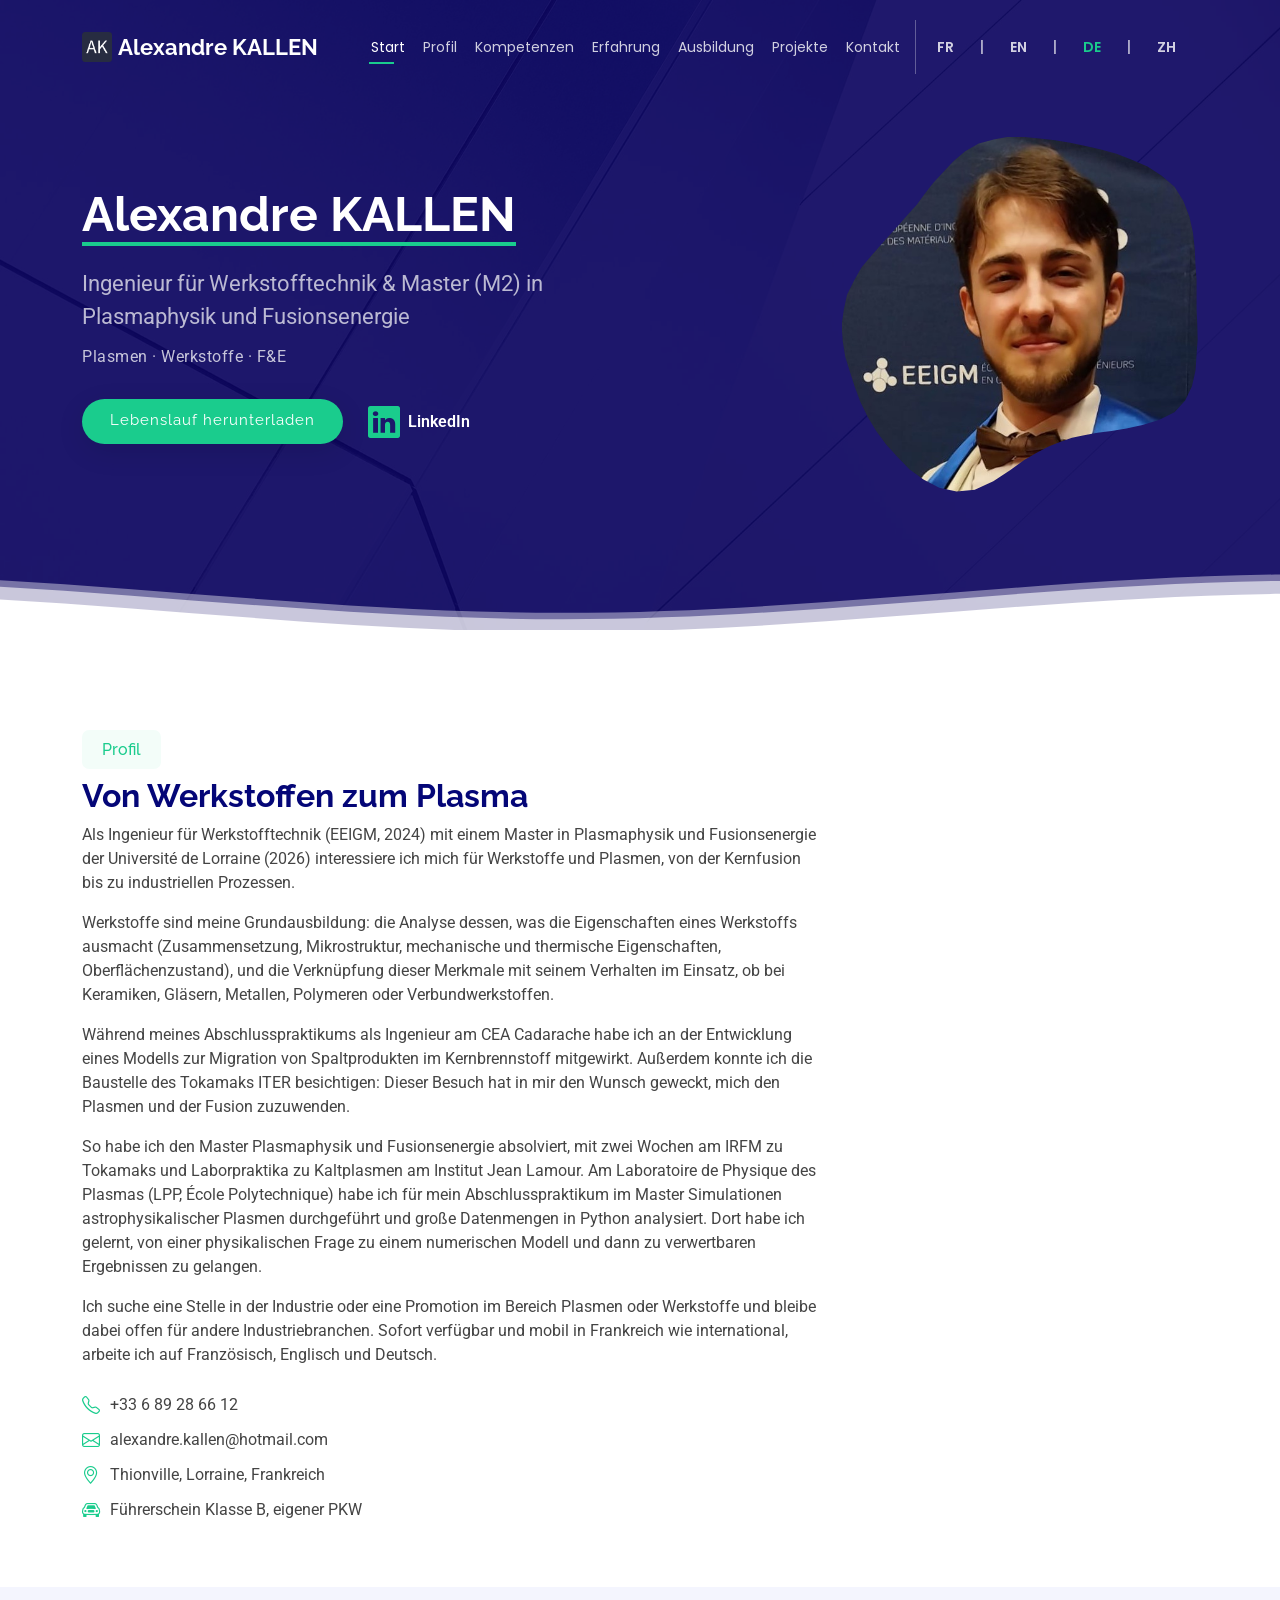
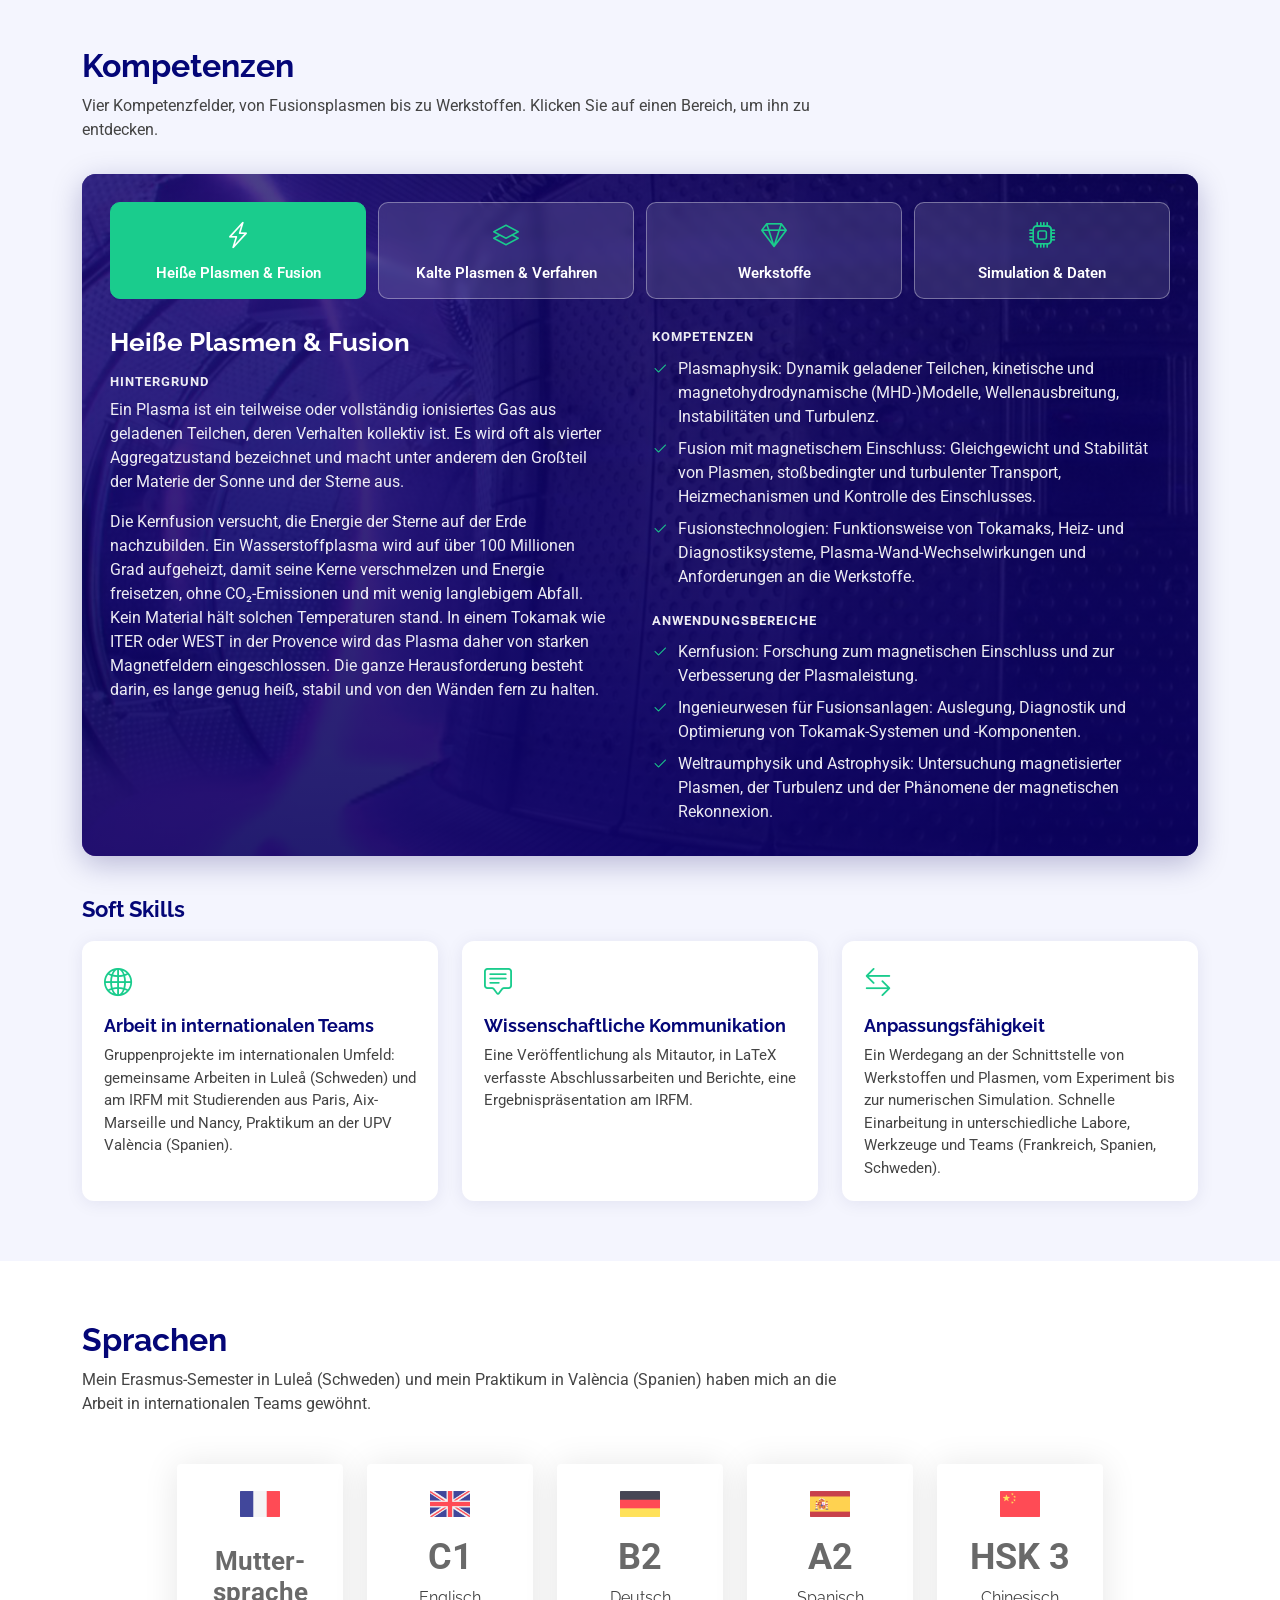
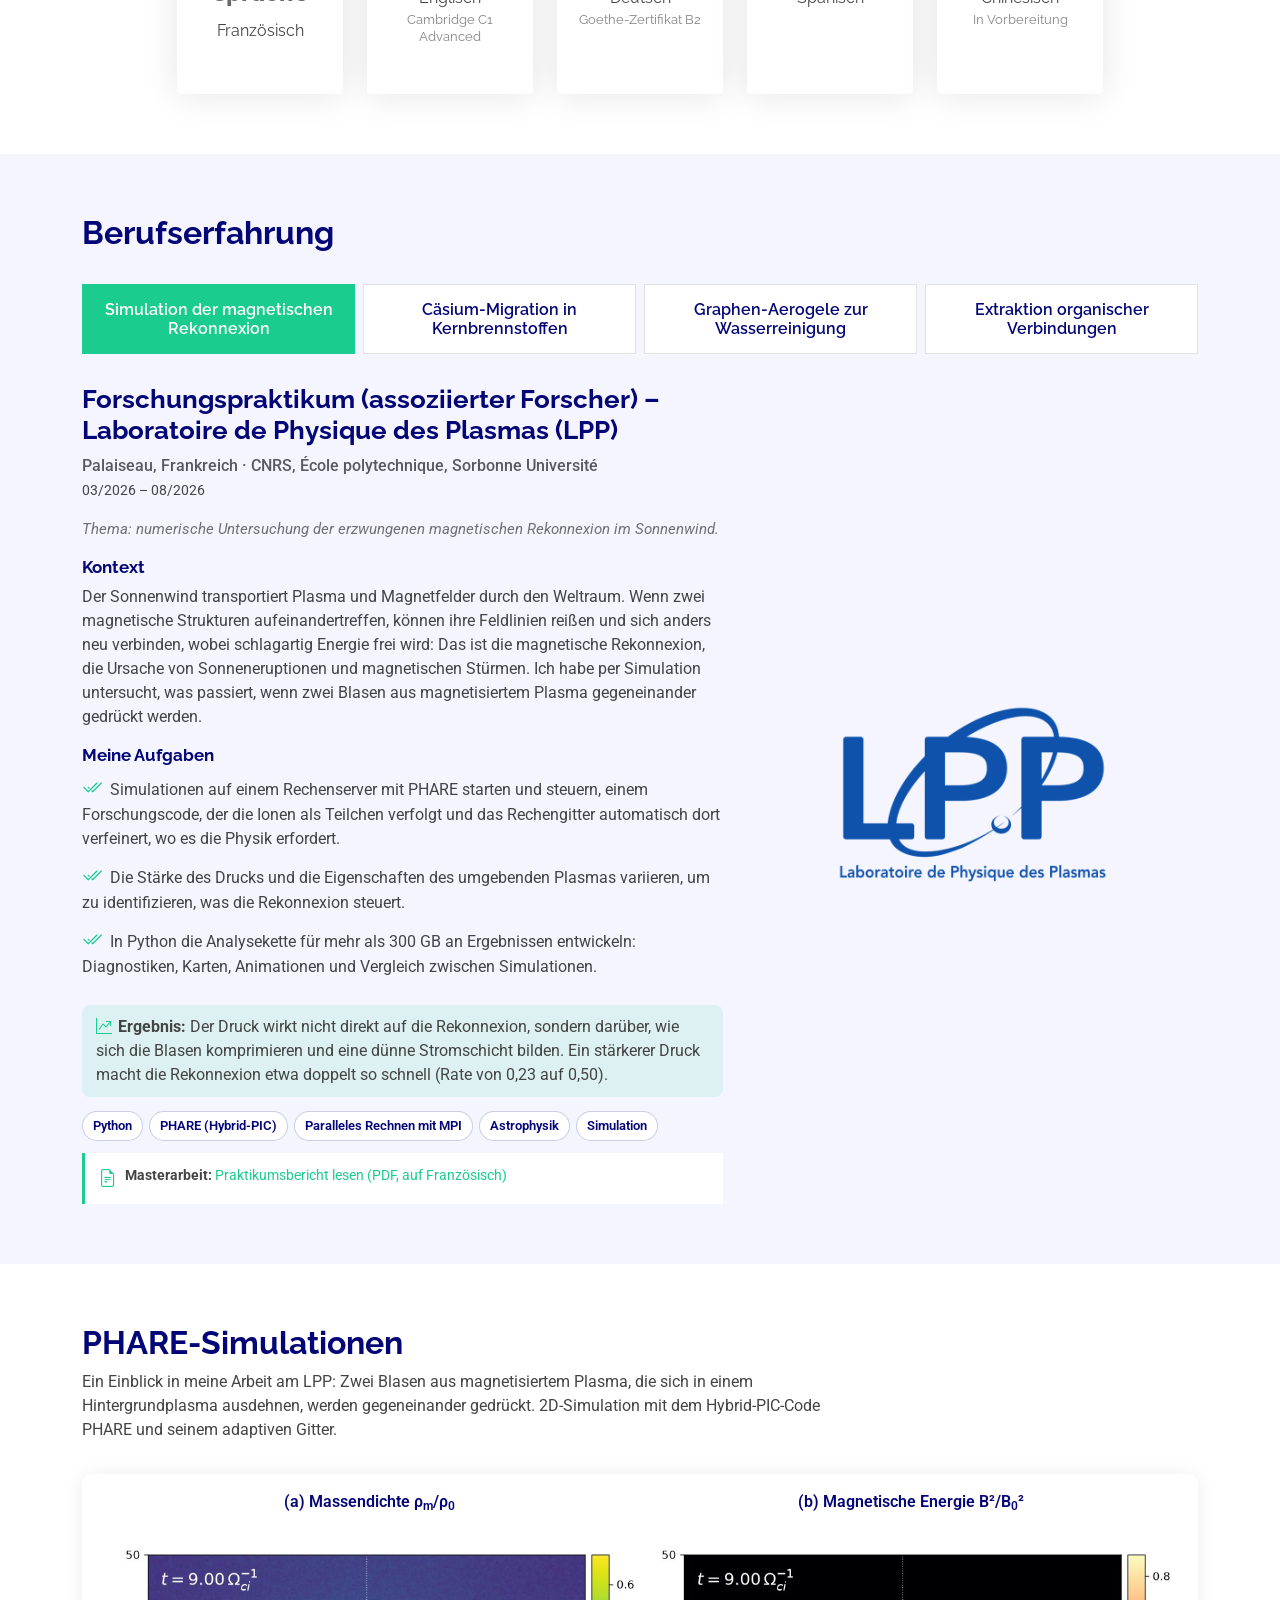
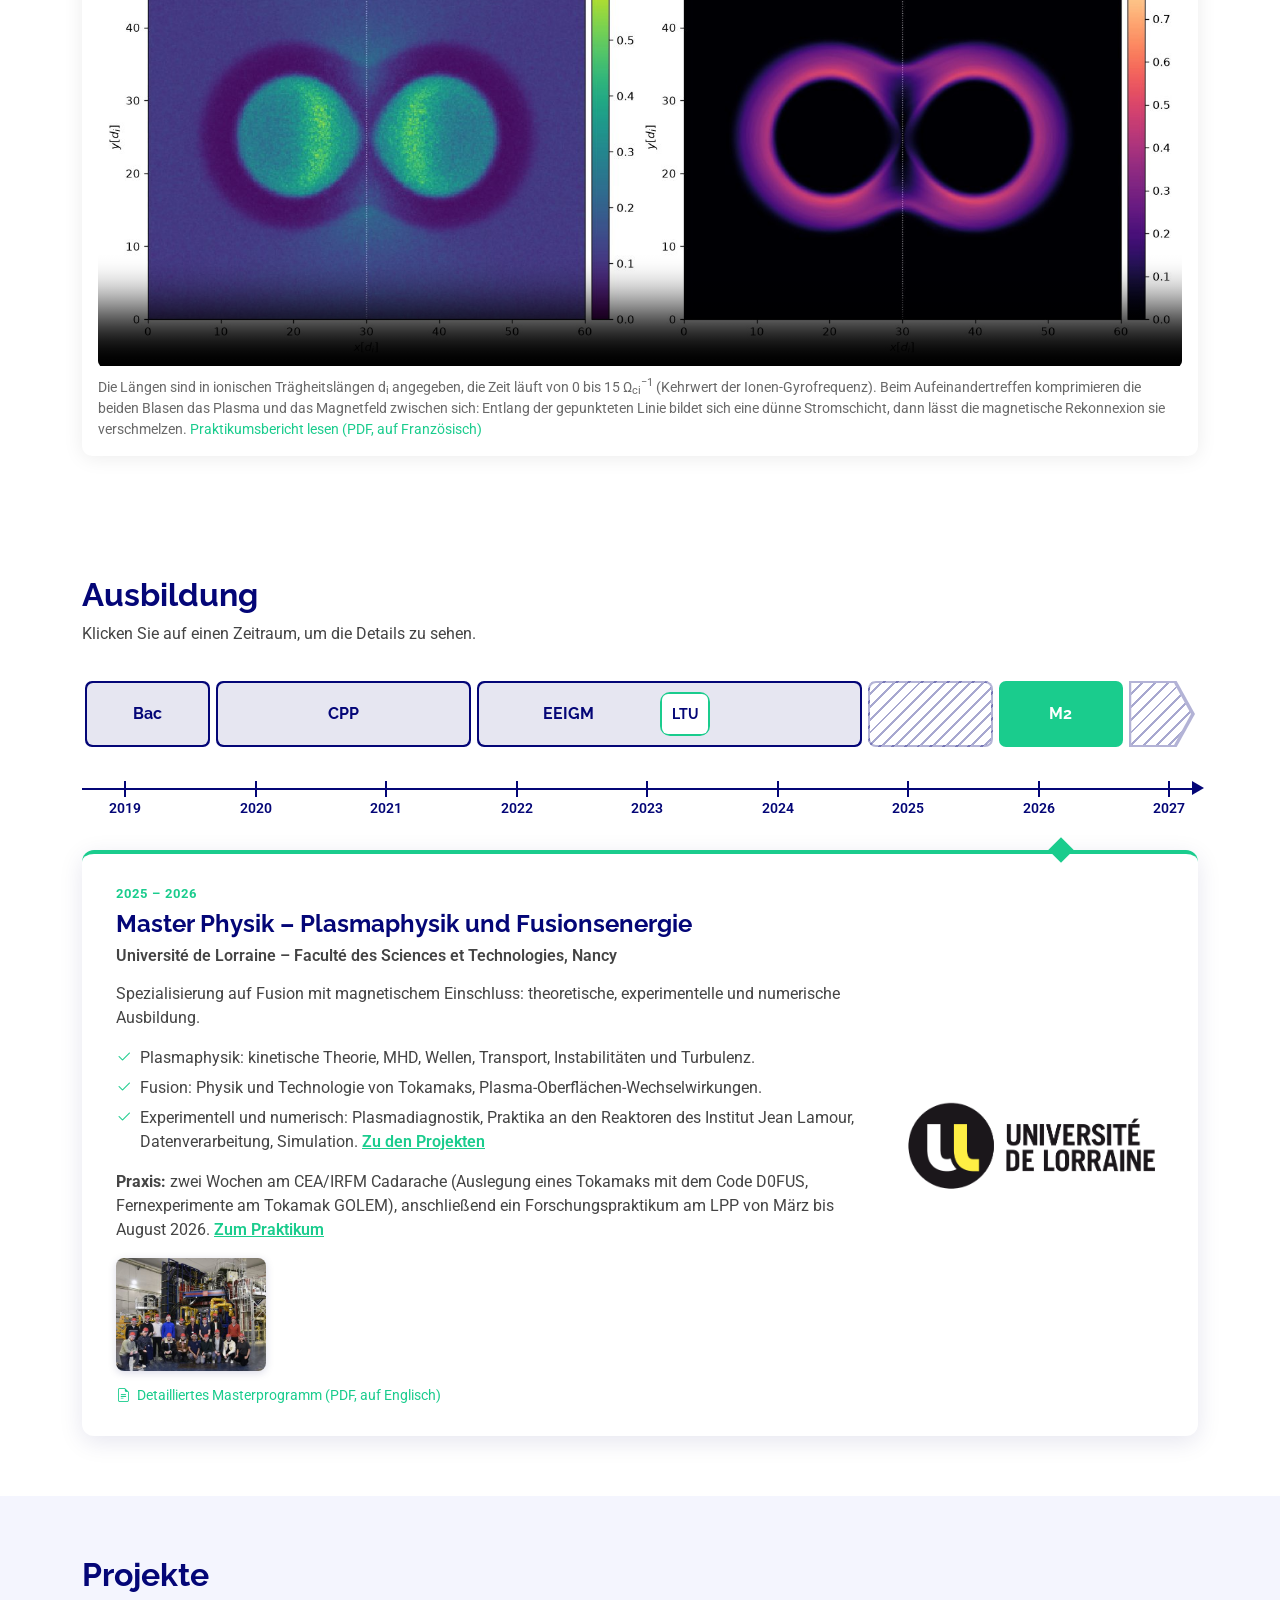
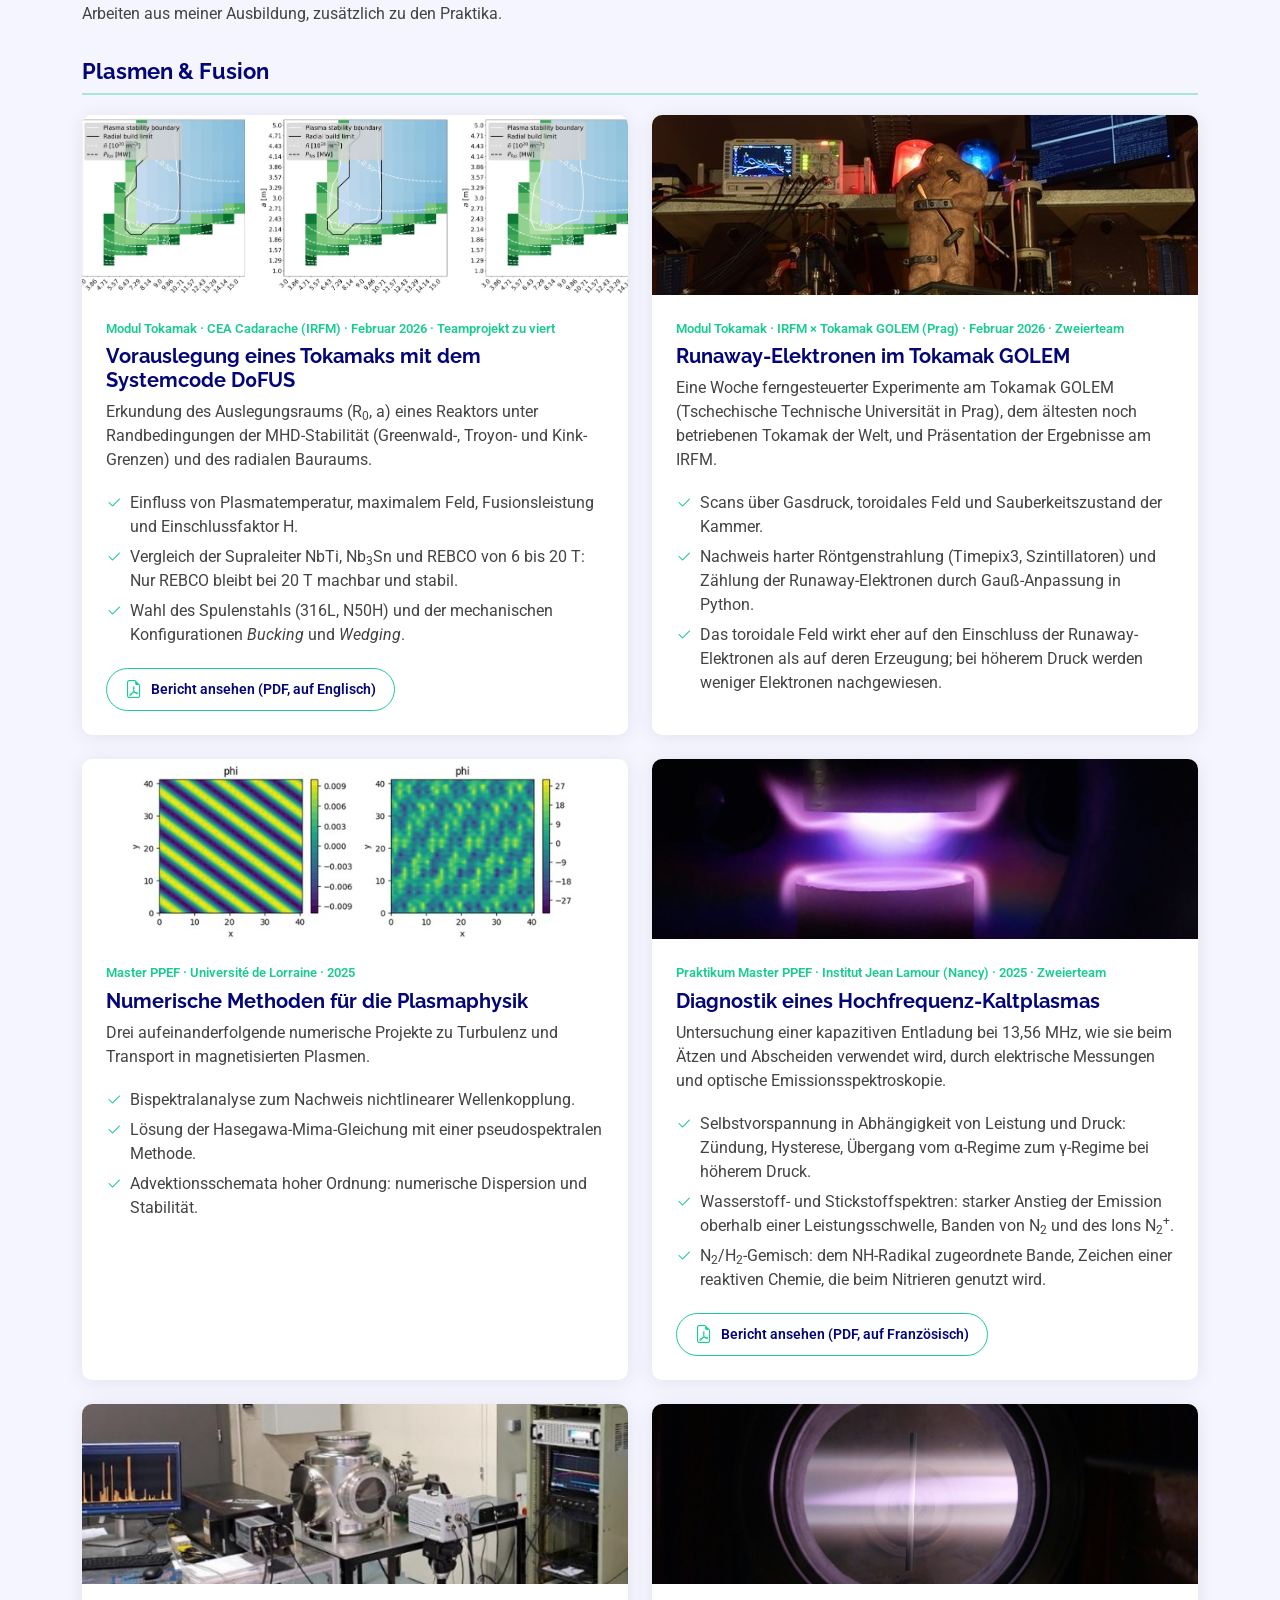
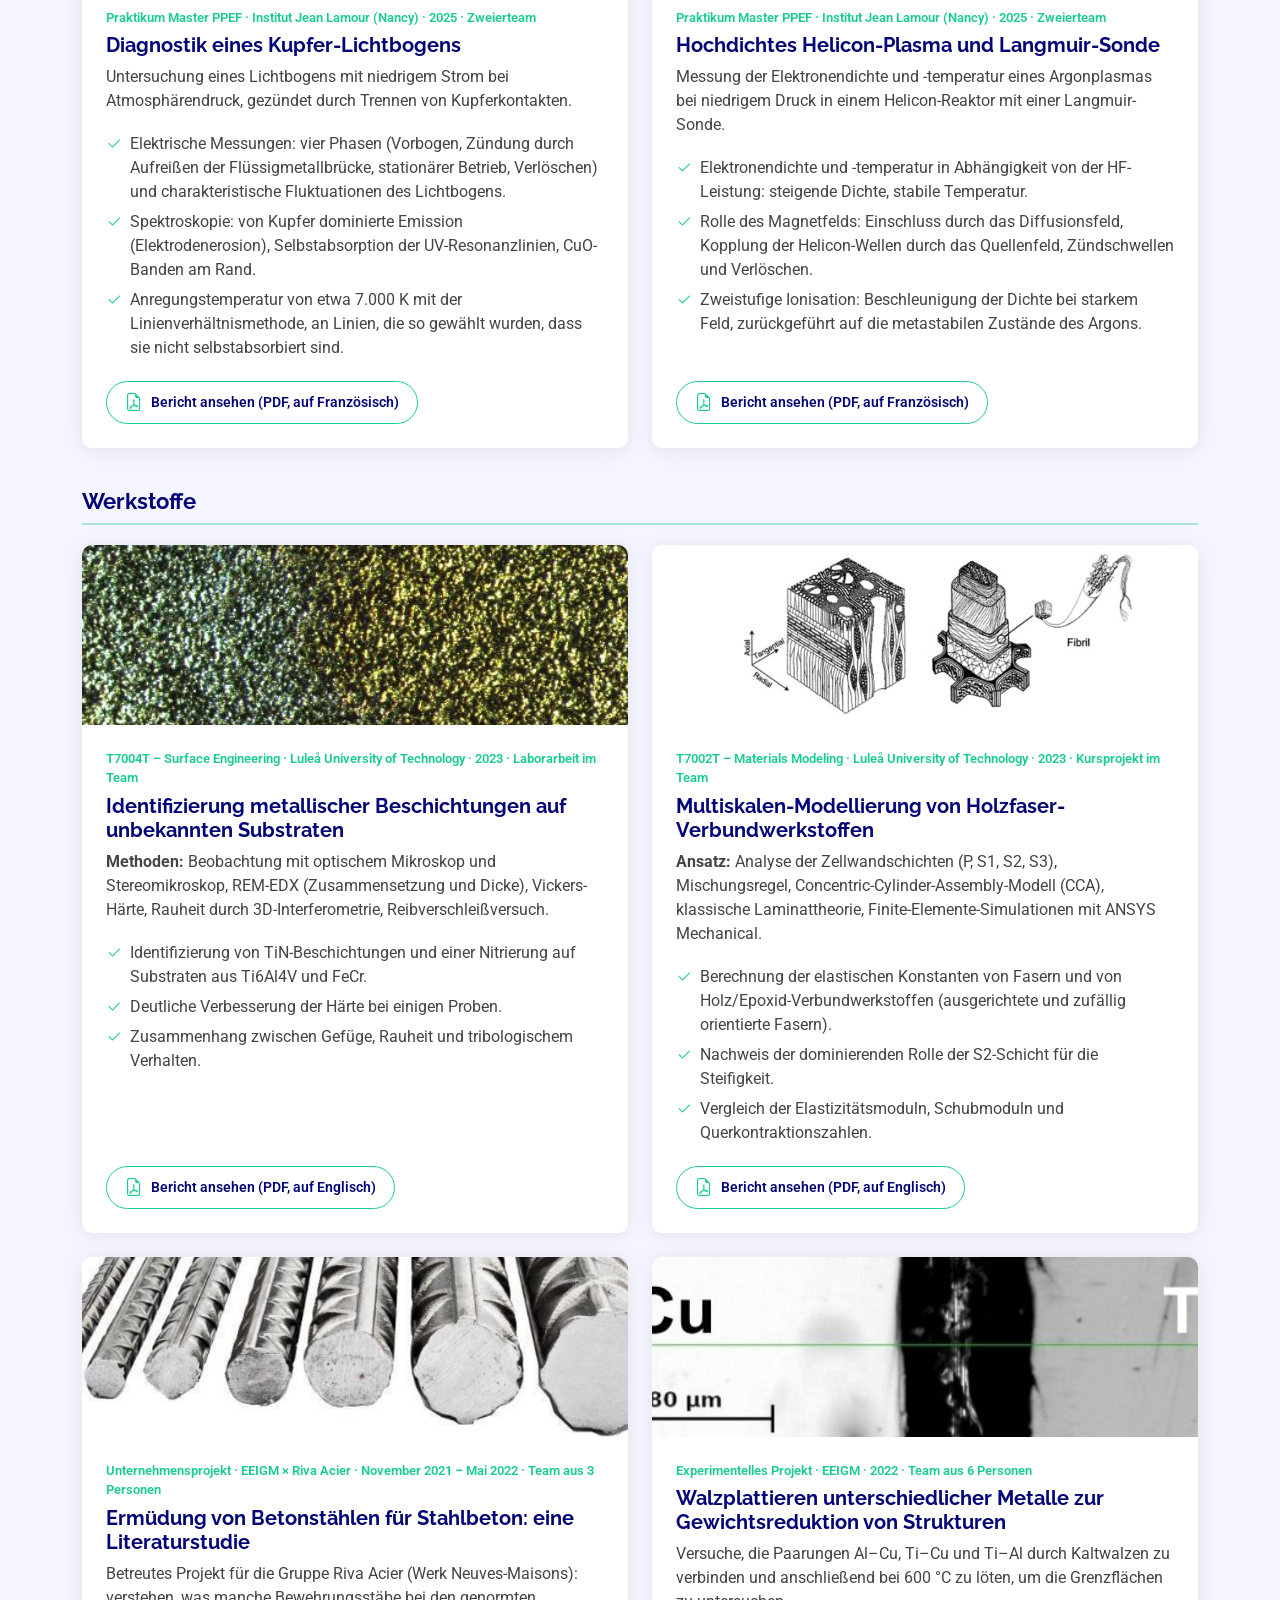
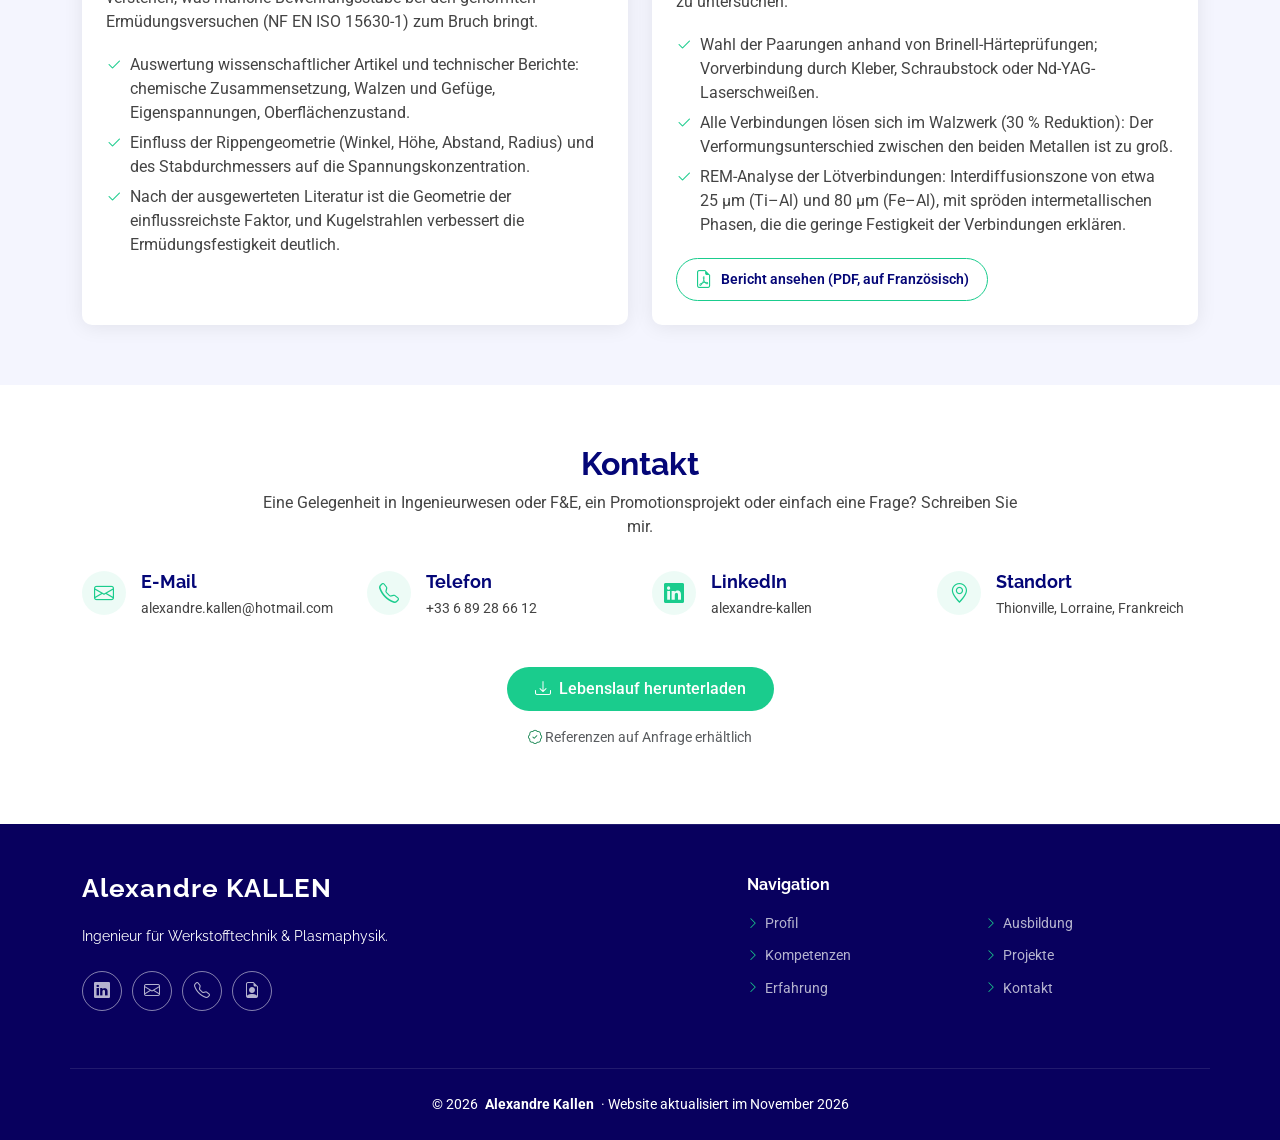
<file: de/index.html>
<!DOCTYPE html>
<html lang="de">

<head>

  <meta charset="utf-8">
  <meta content="width=device-width, initial-scale=1.0" name="viewport">

  <script type="application/ld+json">
  {
    "@context": "https://schema.org",
    "@type": "Person",
    "name": "Alexandre Kallen",
    "url": "https://alexandre-kallen.github.io/de/",
    "image": "https://alexandre-kallen.github.io/assets/img/profil-picture/alexandre-kallen.jpg",
    "jobTitle": "Ingenieur für Werkstofftechnik, Master-Absolvent der Plasmaphysik und Fusionsenergie",
    "sameAs": ["https://www.linkedin.com/in/alexandre-kallen/"]
  }
  </script>

  <title>Alexandre Kallen – Ingenieur für Werkstofftechnik &amp; Plasmaphysik</title>

  <meta name="google-site-verification" content="k6O8KUT2LHrCdM3a5IxVxGklGlJseRZHyY6bxbT-aVY" />

  <meta name="description" content="Alexandre Kallen, Ingenieur für Werkstofftechnik (EEIGM) und Absolvent des Masters Plasmaphysik und Fusionsenergie (Université de Lorraine). Plasmen, Werkstoffe, F&amp;E.">
  <meta property="og:title" content="Alexandre Kallen – Ingenieur für Werkstofftechnik & Plasmaphysik">
  <meta property="og:description" content="Werkstoffingenieur und Plasmaphysiker: ein F&E-Profil an der Schnittstelle von Werkstoffwissenschaft und Plasmaphysik.">
  <meta property="og:type" content="website">
  <meta property="og:locale" content="de_DE">
  <meta property="og:image" content="https://alexandre-kallen.github.io/assets/img/profil-picture/alexandre-kallen.jpg">
  <link rel="canonical" href="https://alexandre-kallen.github.io/de/">
  <link rel="alternate" hreflang="fr" href="https://alexandre-kallen.github.io/">
  <link rel="alternate" hreflang="en" href="https://alexandre-kallen.github.io/en/">
  <link rel="alternate" hreflang="de" href="https://alexandre-kallen.github.io/de/">
  <link rel="alternate" hreflang="zh-CN" href="https://alexandre-kallen.github.io/zh/">
  <link rel="alternate" hreflang="x-default" href="https://alexandre-kallen.github.io/">

  <!-- Favicons -->
  <link rel="apple-touch-icon" sizes="180x180" href="../favicon/apple-touch-icon.png">
  <link rel="icon" type="image/png" sizes="32x32" href="../favicon/favicon-32x32.png">
  <link rel="icon" type="image/png" sizes="16x16" href="../favicon/favicon-16x16.png">
  <link rel="manifest" href="../favicon/site.webmanifest">

  <!-- Fonts -->
  <link href="https://fonts.googleapis.com" rel="preconnect">
  <link href="https://fonts.gstatic.com" rel="preconnect" crossorigin>
  <link href="https://fonts.googleapis.com/css2?family=Roboto:ital,wght@0,300;0,400;0,500;0,700;1,400&family=Poppins:wght@300;400;500;600;700&family=Raleway:wght@400;500;600;700;800&display=swap" rel="stylesheet">

  <!-- Vendor CSS Files -->
  <link href="../assets/vendor/bootstrap/css/bootstrap.min.css" rel="stylesheet">
  <link href="../assets/vendor/bootstrap-icons/bootstrap-icons.css" rel="stylesheet">
  <link href="../assets/vendor/aos/aos.css" rel="stylesheet">
  <link href="../assets/vendor/glightbox/css/glightbox.min.css" rel="stylesheet">

  <!-- Main CSS File -->
  <link href="../assets/css/main.css" rel="stylesheet">
  <link href="../assets/css/second.css" rel="stylesheet">
  <link href="../assets/css/custom.css" rel="stylesheet">
  <link href="../assets/css/timeline.css" rel="stylesheet">
</head>

<body class="index-page">

  <header id="header" class="header d-flex align-items-center fixed-top">
    <div class="container-fluid container-xl position-relative d-flex align-items-center justify-content-between">

      <a href="#hero" class="logo d-flex align-items-center">
        <img src="../assets/img/profil-picture/logo-4-bis.png" alt="AK-Logo">
        <span class="sitename">Alexandre KALLEN</span>
      </a>



    <nav id="navmenu" class="navmenu">
      <ul>
        <li><a href="#hero" class="active">Start</a></li>
        <li><a href="#about">Profil</a></li>
        <li><a href="#competences">Kompetenzen</a></li>
        <li><a href="#experiences">Erfahrung</a></li>
        <li><a href="#formation">Ausbildung</a></li>
        <li><a href="#projets">Projekte</a></li>
        <li><a href="#contact">Kontakt</a></li>

        <li class="lang-switch">
          <ul>
            <li class="lang-item lang-fr">
              <a href="/"
                hreflang="fr" lang="fr">FR</a>
            </li>

            <li class="lang-separator" aria-hidden="true">|</li>

            <li class="lang-item lang-en">
              <a href="/en/"
                hreflang="en" lang="en">EN</a>
            </li>

            <li class="lang-separator" aria-hidden="true">|</li>

            <li class="lang-item lang-de">
              <a href="/de/" class="lang-current"
                hreflang="de" lang="de" aria-current="page">DE</a>
            </li>

            <li class="lang-separator" aria-hidden="true">|</li>

            <li class="lang-item lang-zh">
              <a href="/zh/"
                hreflang="zh-CN" lang="zh-CN">ZH</a>
            </li>
          </ul>
        </li>

      </ul>

      <i class="mobile-nav-toggle d-xl-none bi bi-list"></i>
    </nav>


    </div>
  </header>

  <main class="main">

    <!-- Hero Section -->
    <section id="hero" class="hero section dark-background">
      <img src="../assets/img/hero-bg-2.jpg" alt="" class="hero-bg">

      <div class="container">
        <div class="row gy-4 justify-content-between">
          <div class="col-lg-4 order-lg-last hero-img" data-aos="zoom-out" data-aos-duration="300">
            <img src="../assets/img/profil-picture/alexandre-kallen.jpg" class="img-fluid" alt="Porträt von Alexandre Kallen">
          </div>

          <div class="col-lg-6 d-flex flex-column justify-content-center" data-aos="fade-in">
            <h1><span>Alexandre KALLEN</span></h1>
            <p>Ingenieur für Werkstofftechnik &amp; Master (M2) in Plasmaphysik und Fusionsenergie</p>
            <p class="hero-tagline">Plasmen · Werkstoffe · F&amp;E</p>
            <div class="d-flex flex-wrap">
              <a href="../assets/cv/CV_Alexandre_Kallen_DE.pdf" class="btn-get-started" download="CV_Alexandre_Kallen_DE.pdf">Lebenslauf herunterladen</a>
              <a href="https://www.linkedin.com/in/alexandre-kallen/" target="_blank" rel="noopener" class="btn-watch-video d-flex align-items-center"><i class="bi bi-linkedin"></i><span>LinkedIn</span></a>
            </div>
          </div>

        </div>
      </div>

      <svg class="hero-waves" xmlns="http://www.w3.org/2000/svg" xmlns:xlink="http://www.w3.org/1999/xlink" viewBox="0 24 150 28 " preserveAspectRatio="none">
        <defs>
          <path id="wave-path" d="M-160 44c30 0 58-18 88-18s 58 18 88 18 58-18 88-18 58 18 88 18 v44h-352z"></path>
        </defs>
        <g class="wave1">
          <use xlink:href="#wave-path" x="50" y="3"></use>
        </g>
        <g class="wave2">
          <use xlink:href="#wave-path" x="50" y="0"></use>
        </g>
        <g class="wave3">
          <use xlink:href="#wave-path" x="50" y="9"></use>
        </g>
      </svg>

    </section><!-- /Hero Section -->

    <!-- About Section -->
    <section id="about" class="about section">

      <div class="container" data-aos="fade-up" data-aos-delay="100" data-aos-duration="300">

        <div class="row">
          <div class="col-xl-8 content">
            <h3>Profil</h3>
            <h2>Von Werkstoffen zum Plasma</h2>
            <p>Als Ingenieur für Werkstofftechnik (EEIGM, 2024) mit einem Master in Plasmaphysik und Fusionsenergie der Université de Lorraine (2026) interessiere ich mich für Werkstoffe und Plasmen, von der Kernfusion bis zu industriellen Prozessen.</p>
            <p>Werkstoffe sind meine Grundausbildung: die Analyse dessen, was die Eigenschaften eines Werkstoffs ausmacht (Zusammensetzung, Mikrostruktur, mechanische und thermische Eigenschaften, Oberflächenzustand), und die Verknüpfung dieser Merkmale mit seinem Verhalten im Einsatz, ob bei Keramiken, Gläsern, Metallen, Polymeren oder Verbundwerkstoffen.</p>
            <p>Während meines Abschlusspraktikums als Ingenieur am CEA Cadarache habe ich an der Entwicklung eines Modells zur Migration von Spaltprodukten im Kernbrennstoff mitgewirkt. Außerdem konnte ich die Baustelle des Tokamaks ITER besichtigen: Dieser Besuch hat in mir den Wunsch geweckt, mich den Plasmen und der Fusion zuzuwenden.</p>
            <p>So habe ich den Master Plasmaphysik und Fusionsenergie absolviert, mit zwei Wochen am IRFM zu Tokamaks und Laborpraktika zu Kaltplasmen am Institut Jean Lamour. Am Laboratoire de Physique des Plasmas (LPP, École Polytechnique) habe ich für mein Abschlusspraktikum im Master Simulationen astrophysikalischer Plasmen durchgeführt und große Datenmengen in Python analysiert. Dort habe ich gelernt, von einer physikalischen Frage zu einem numerischen Modell und dann zu verwertbaren Ergebnissen zu gelangen.</p>
            <p>Ich suche eine Stelle in der Industrie oder eine Promotion im Bereich Plasmen oder Werkstoffe und bleibe dabei offen für andere Industriebranchen. Sofort verfügbar und mobil in Frankreich wie international, arbeite ich auf Französisch, Englisch und Deutsch.</p>
            <ul class="contact-list">
              <li><i class="bi bi-telephone"></i><a href="tel:+33689286612">+33 6 89 28 66 12</a></li>
              <li><i class="bi bi-envelope"></i><a href="mailto:alexandre.kallen@hotmail.com">alexandre.kallen@hotmail.com</a></li>
              <li><i class="bi bi-geo-alt"></i><span>Thionville, Lorraine, Frankreich</span></li>
              <li><i class="bi bi-car-front"></i><span>Führerschein Klasse B, eigener PKW</span></li>
            </ul>
          </div>

        </div>

      </div>

    </section><!-- /About Section -->


    <!-- Skills -->
    <section id="competences" class="competences section light-background">
      <div class="container">
        <div class="section-heading">
          <h2>Kompetenzen</h2>
          <p>Vier Kompetenzfelder, von Fusionsplasmen bis zu Werkstoffen. Klicken Sie auf einen Bereich, um ihn zu entdecken.</p>
        </div>

        <!-- Vier Bereiche: ein Klick ändert Hintergrund und Text -->
        <div class="profile-explorer" id="profileExplorer" data-aos="fade-up">
          <div class="pe-bg" aria-hidden="true">
          <div class="pe-bg-layer is-active" style="background-image:url('../assets/img/projets/bg-plasmas.jpg'), linear-gradient(135deg,#0c0091,#08005e);"></div>
          <div class="pe-bg-layer" style="background-image:url('../assets/img/projets/img_rf.jpg'), linear-gradient(135deg,#0c0091,#08005e);"></div>
          <div class="pe-bg-layer" style="background-image:url('../assets/img/projets/revetement-nitrure-de-titane-tin.jpg'), linear-gradient(135deg,#0c0091,#08005e);"></div>
          <div class="pe-bg-layer" style="background-image:url('../assets/img/projets/abaqus.jpg'), linear-gradient(135deg,#0c0091,#08005e);"></div>
          </div>
          <div class="pe-overlay"></div>
          <div class="pe-inner">
            <div class="pe-tabs" role="tablist" aria-label="Meine vier Kompetenzbereiche">
              <button type="button" class="pe-tab is-active" role="tab" id="pe-tab-fusion" aria-controls="pe-fusion" aria-selected="true" data-index="0"><i class="bi bi-lightning-charge"></i><span>Heiße Plasmen &amp; Fusion</span></button>
              <button type="button" class="pe-tab" role="tab" id="pe-tab-froids" aria-controls="pe-froids" aria-selected="false" data-index="1"><i class="bi bi-layers"></i><span>Kalte Plasmen &amp; Verfahren</span></button>
              <button type="button" class="pe-tab" role="tab" id="pe-tab-materiaux" aria-controls="pe-materiaux" aria-selected="false" data-index="2"><i class="bi bi-gem"></i><span>Werkstoffe</span></button>
              <button type="button" class="pe-tab" role="tab" id="pe-tab-simulation" aria-controls="pe-simulation" aria-selected="false" data-index="3"><i class="bi bi-cpu"></i><span>Simulation &amp; Daten</span></button>
            </div>
            <div class="pe-panels">
              <div class="pe-panel is-active" id="pe-fusion" role="tabpanel" aria-labelledby="pe-tab-fusion">
                <div class="row gy-4">
                  <div class="col-lg-6">
                    <h3>Heiße Plasmen &amp; Fusion</h3>
                    <p class="pe-label">Hintergrund</p>
                    <p>Ein Plasma ist ein teilweise oder vollständig ionisiertes Gas aus geladenen Teilchen, deren Verhalten kollektiv ist. Es wird oft als vierter Aggregatzustand bezeichnet und macht unter anderem den Großteil der Materie der Sonne und der Sterne aus.</p>
                    <p>Die Kernfusion versucht, die Energie der Sterne auf der Erde nachzubilden. Ein Wasserstoffplasma wird auf über 100 Millionen Grad aufgeheizt, damit seine Kerne verschmelzen und Energie freisetzen, ohne CO₂-Emissionen und mit wenig langlebigem Abfall. Kein Material hält solchen Temperaturen stand. In einem Tokamak wie ITER oder WEST in der Provence wird das Plasma daher von starken Magnetfeldern eingeschlossen. Die ganze Herausforderung besteht darin, es lange genug heiß, stabil und von den Wänden fern zu halten.</p>
                  </div>
                  <div class="col-lg-6">
                    <p class="pe-label">Kompetenzen</p>
                    <ul>
                      <li><i class="bi bi-check2"></i> Plasmaphysik: Dynamik geladener Teilchen, kinetische und magnetohydrodynamische (MHD-)Modelle, Wellenausbreitung, Instabilitäten und Turbulenz.</li>
                      <li><i class="bi bi-check2"></i> Fusion mit magnetischem Einschluss: Gleichgewicht und Stabilität von Plasmen, stoßbedingter und turbulenter Transport, Heizmechanismen und Kontrolle des Einschlusses.</li>
                      <li><i class="bi bi-check2"></i> Fusionstechnologien: Funktionsweise von Tokamaks, Heiz- und Diagnostiksysteme, Plasma-Wand-Wechselwirkungen und Anforderungen an die Werkstoffe.</li>
                    </ul>
                    <p class="pe-label">Anwendungsbereiche</p>
                    <ul>
                      <li><i class="bi bi-check2"></i> Kernfusion: Forschung zum magnetischen Einschluss und zur Verbesserung der Plasmaleistung.</li>
                      <li><i class="bi bi-check2"></i> Ingenieurwesen für Fusionsanlagen: Auslegung, Diagnostik und Optimierung von Tokamak-Systemen und -Komponenten.</li>
                      <li><i class="bi bi-check2"></i> Weltraumphysik und Astrophysik: Untersuchung magnetisierter Plasmen, der Turbulenz und der Phänomene der magnetischen Rekonnexion.</li>
                    </ul>
                  </div>
                </div>
              </div>
              <div class="pe-panel" id="pe-froids" role="tabpanel" aria-labelledby="pe-tab-froids" hidden>
                <div class="row gy-4">
                  <div class="col-lg-6">
                    <h3>Kalte Plasmen &amp; Verfahren</h3>
                    <p class="pe-label">Hintergrund</p>
                    <p>Im Gegensatz zu den Plasmen, die für die Fusion genutzt werden, befinden sich kalte Plasmen in der Regel nicht im thermischen Gleichgewicht: Ihre Elektronen sind sehr energiereich, während das Gas deutlich kühler bleibt, manchmal nahe der Raumtemperatur. Sie lassen sich bei Niederdruck oder bei Atmosphärendruck erzeugen, insbesondere durch elektrische Entladungen.</p>
                    <p>Ihre hohe Reaktivität erlaubt es, zu ätzen, dünne Schichten abzuscheiden oder die Eigenschaften einer Oberfläche zu verändern, oft bei nur geringer Erwärmung des behandelten Materials. Diese Verfahren werden in der Mikroelektronik und in industriellen Oberflächenbehandlungen breit eingesetzt.</p>
                  </div>
                  <div class="col-lg-6">
                    <p class="pe-label">Kompetenzen</p>
                    <ul>
                      <li><i class="bi bi-check2"></i> Entladungsphysik: Grundlagen von Gleichstrom-, Hochfrequenz- und Mikrowellenentladungen, Verhalten von Plasmarandschichten.</li>
                      <li><i class="bi bi-check2"></i> Experimentelle Diagnostik: Einsatz von Langmuir-Sonden und optischer Emissionsspektroskopie in Praktika an verschiedenen Plasmaquellen.</li>
                      <li><i class="bi bi-check2"></i> Plasma-Oberflächen-Wechselwirkungen: Kenntnis der Mechanismen von Sputtern, Abscheidung und Erosion.</li>
                      <li><i class="bi bi-check2"></i> Im Studium behandelte Verfahren: PECVD, Magnetronsputtern und Plasmaätzen.</li>
                    </ul>
                    <p class="pe-label">Anwendungsbereiche</p>
                    <ul>
                      <li><i class="bi bi-check2"></i> Mikroelektronik und Halbleiter: Ätzen und Abscheiden dünner Schichten.</li>
                      <li><i class="bi bi-check2"></i> Funktionsbeschichtungen: harte Verschleißschutzschichten, optische oder schützende Schichten.</li>
                      <li><i class="bi bi-check2"></i> Oberflächenbehandlung: Nitrieren, Reinigen, Aktivieren vor dem Kleben oder Lackieren.</li>
                      <li><i class="bi bi-check2"></i> Gesundheit und Umwelt: Sterilisation, Gasbehandlung.</li>
                    </ul>
                  </div>
                </div>
              </div>
              <div class="pe-panel" id="pe-materiaux" role="tabpanel" aria-labelledby="pe-tab-materiaux" hidden>
                <div class="row gy-4">
                  <div class="col-lg-6">
                    <h3>Werkstoffwissenschaft</h3>
                    <p class="pe-label">Hintergrund</p>
                    <p>Warum zerbricht Glas, während sich ein Metall verformt? Warum widerstehen manche Stähle der Korrosion besser als andere? Die Antwort hängt unter anderem von der Zusammensetzung, der inneren Struktur des Werkstoffs und seinen Einsatzbedingungen ab.</p>
                    <p>Die Werkstoffwissenschaft versucht, diese Zusammenhänge zu verstehen, um Werkstoffe je nach Verwendung auszuwählen, zu entwickeln oder zu verbessern, vom Flugzeug bis zur Lebensmittelverpackung. Sie beruht auf der Beobachtung der Materie auf verschiedenen Skalen, der Messung ihrer Eigenschaften (Festigkeit, Härte, Verschleiß, Korrosion, Hitzebeständigkeit) und der Untersuchung der Herstellungsverfahren. Ziel ist es, Leistung, Zuverlässigkeit und Lebensdauer der Produkte zu verbessern. Das ist meine Ingenieurausbildung und die Grundlage meines gesamten Werdegangs.</p>
                  </div>
                  <div class="col-lg-6">
                    <p class="pe-label">Kompetenzen</p>
                    <ul>
                      <li><i class="bi bi-check2"></i> Werkstoffkunde und Werkstoffverhalten: Zusammenhänge zwischen Zusammensetzung, Gefüge sowie mechanischen, thermischen und chemischen Eigenschaften, Phasenumwandlungen und Schädigungsmechanismen.</li>
                      <li><i class="bi bi-check2"></i> Werkstoffcharakterisierung: Analyse von Gefügen, Identifizierung von Phasen und Zusammensetzung, Messung mechanischer, thermischer und oberflächenbezogener Eigenschaften.</li>
                      <li><i class="bi bi-check2"></i> Herstellung und Verfahren: Verständnis von Fertigungsmethoden, Wärmebehandlungen und deren Einfluss auf die Werkstoffeigenschaften.</li>
                    </ul>
                    <p class="pe-label">Anwendungsbereiche</p>
                    <ul>
                      <li><i class="bi bi-check2"></i> Energie und Kerntechnik: Werkstoffe unter extremen Bedingungen.</li>
                      <li><i class="bi bi-check2"></i> Verkehr und Luftfahrt: Legierungen, Verbundwerkstoffe und technische Beschichtungen.</li>
                      <li><i class="bi bi-check2"></i> Industrie: Werkstoffentwicklung, Verfahrensoptimierung und Qualitätskontrolle.</li>
                      <li><i class="bi bi-check2"></i> Umwelt und Verpackung: poröse Werkstoffe, Polymere und Wasseraufbereitung.</li>
                    </ul>
                  </div>
                </div>
              </div>
              <div class="pe-panel" id="pe-simulation" role="tabpanel" aria-labelledby="pe-tab-simulation" hidden>
                <div class="row gy-4">
                  <div class="col-lg-6">
                    <h3>Simulation &amp; Daten</h3>
                    <p class="pe-label">Hintergrund</p>
                    <p>Wenn ein Experiment zu teuer, zu schnell, zu gefährlich oder schlicht unzugänglich ist, etwa das Innere eines Reaktors oder der Raum zwischen Sonne und Erde, bildet man es im Computer nach: Man übersetzt die Physik in Gleichungen und löst diese numerisch.</p>
                    <p>Eine Simulation liefert oft riesige Ergebnismengen. Man muss sie dann sortieren, visualisieren und daraus einige verlässliche Schlüsse ziehen. Diese doppelte Aufgabe, erst modellieren, dann auswerten, habe ich in meinen letzten beiden Praktika praktiziert.</p>
                    <p>Im Ingenieurwesen dient dasselbe Vorgehen zur Auslegung von Bauteilen: Sie werden mit computergestützter Konstruktion (CAD) entworfen, und ihre Festigkeit wird vor der Fertigung mit der Finite-Elemente-Methode berechnet.</p>
                  </div>
                  <div class="col-lg-6">
                    <p class="pe-label">Kompetenzen</p>
                    <ul>
                      <li><i class="bi bi-check2"></i> Numerische Modellierung und Simulation: Entwicklung und Anwendung physikalischer Modelle zur Untersuchung komplexer Phänomene, insbesondere in Plasmen und Werkstoffen.</li>
                      <li><i class="bi bi-check2"></i> Numerische Methoden: Lösen von Gleichungen, Untersuchung von Stabilität und Genauigkeit der Berechnungen, Simulationen und Parameterstudien.</li>
                      <li><i class="bi bi-check2"></i> Programmierung und Datenanalyse: Aufbereitung, Automatisierung und Visualisierung wissenschaftlicher Daten mit Python, Analyse und Interpretation der Ergebnisse.</li>
                      <li><i class="bi bi-check2"></i> Werkzeuge des wissenschaftlichen Rechnens: Einsatz von Simulationscodes, Linux-Umgebungen, Umgang mit großen Datenmengen und paralleles Rechnen.</li>
                    </ul>
                    <p class="pe-label">Anwendungsbereiche</p>
                    <ul>
                      <li><i class="bi bi-check2"></i> Wissenschaftliche Forschung: Modellierung komplexer Phänomene, numerische Simulation und Auswertung experimenteller Ergebnisse.</li>
                      <li><i class="bi bi-check2"></i> Ingenieurwesen und industrielle F&amp;E: Auslegung, Optimierung von Produkten und Verfahren, weniger experimentelle Versuche.</li>
                      <li><i class="bi bi-check2"></i> Datenanalyse: Verarbeitung großer Datenmengen, Automatisierung von Analysen und Entscheidungsunterstützung.</li>
                    </ul>
                  </div>
                </div>
              </div>
            </div>
          </div>
        </div>

        <h3 class="soft-title">Soft Skills</h3>
        <div class="row gy-4">
          <div class="col-md-4">
            <div class="soft-card">
              <i class="bi bi-globe2"></i>
              <h4>Arbeit in internationalen Teams</h4>
              <p>Gruppenprojekte im internationalen Umfeld: gemeinsame Arbeiten in Luleå (Schweden) und am IRFM mit Studierenden aus Paris, Aix-Marseille und Nancy, Praktikum an der UPV València (Spanien).</p>
            </div>
          </div>
          <div class="col-md-4">
            <div class="soft-card">
              <i class="bi bi-chat-square-text"></i>
              <h4>Wissenschaftliche Kommunikation</h4>
              <p>Eine Veröffentlichung als Mitautor, in LaTeX verfasste Abschlussarbeiten und Berichte, eine Ergebnispräsentation am IRFM.</p>
            </div>
          </div>
          <div class="col-md-4">
            <div class="soft-card">
              <i class="bi bi-arrow-left-right"></i>
              <h4>Anpassungsfähigkeit</h4>
              <p>Ein Werdegang an der Schnittstelle von Werkstoffen und Plasmen, vom Experiment bis zur numerischen Simulation. Schnelle Einarbeitung in unterschiedliche Labore, Werkzeuge und Teams (Frankreich, Spanien, Schweden).</p>
            </div>
          </div>
        </div>
      </div>
    </section><!-- /Skills -->

    <!-- Languages -->
    <section id="langues" class="stats section">
      <div class="container" data-aos="fade-up" data-aos-delay="100">
        <div class="section-heading">
          <h2>Sprachen</h2>
          <p>Mein Erasmus-Semester in Luleå (Schweden) und mein Praktikum in València (Spanien) haben mich an die Arbeit in internationalen Teams gewöhnt.</p>
        </div>

        <div class="row gy-4 justify-content-center">

          <div class="col-6 col-md-4 col-lg-2 d-flex flex-column align-items-center">
            <div class="stats-item">
              <img src="../assets/img/flags/french-flag.png" alt="" class="flag">
              <span class="lvl-long">Mutter&shy;sprache</span>
              <p>Französisch</p>
            </div>
          </div>

          <div class="col-6 col-md-4 col-lg-2 d-flex flex-column align-items-center">
            <div class="stats-item">
              <img src="../assets/img/flags/english-flag.png" alt="" class="flag">
              <span>C1</span>
              <p>Englisch<br><small>Cambridge C1 Advanced</small></p>
            </div>
          </div>

          <div class="col-6 col-md-4 col-lg-2 d-flex flex-column align-items-center">
            <div class="stats-item">
              <img src="../assets/img/flags/german-flag.png" alt="" class="flag">
              <span>B2</span>
              <p>Deutsch<br><small>Goethe-Zertifikat B2</small></p>
            </div>
          </div>

          <div class="col-6 col-md-4 col-lg-2 d-flex flex-column align-items-center">
            <div class="stats-item">
              <img src="../assets/img/flags/spanish-flag.png" alt="" class="flag">
              <span>A2</span>
              <p>Spanisch</p>
            </div>
          </div>

          <div class="col-6 col-md-4 col-lg-2 d-flex flex-column align-items-center">
            <div class="stats-item">
              <img src="../assets/img/flags/chinese-flag.png" alt="" class="flag">
              <span class="small-level">HSK 3</span>
              <p>Chinesisch<br><small>In Vorbereitung</small></p>
            </div>
          </div>

        </div>
      </div>
    </section><!-- /Languages -->

    <!-- Experiences -->
    <section id="experiences" class="features2 section light-background">

      <div class="container">
        <div class="section-heading">
          <h2>Berufserfahrung</h2>
        </div>

        <ul class="nav nav-tabs row d-flex g-2" data-aos="fade-up" data-aos-delay="100">
          <li class="nav-item col-6 col-lg-3">
            <a class="nav-link active show" data-bs-toggle="tab" data-bs-target="#exp-lpp">
              <h4><span class="d-none d-lg-inline">Simulation der magnetischen Rekonnexion</span><span class="d-lg-none">LPP · 2026</span></h4>
            </a>
          </li>
          <li class="nav-item col-6 col-lg-3">
            <a class="nav-link" data-bs-toggle="tab" data-bs-target="#exp-cea">
              <h4><span class="d-none d-lg-inline">Cäsium-Migration in Kernbrennstoffen</span><span class="d-lg-none">CEA · 2024</span></h4>
            </a>
          </li>
          <li class="nav-item col-6 col-lg-3">
            <a class="nav-link" data-bs-toggle="tab" data-bs-target="#exp-upv">
              <h4><span class="d-none d-lg-inline">Graphen-Aerogele zur Wasserreinigung</span><span class="d-lg-none">UPV · 2023</span></h4>
            </a>
          </li>
          <li class="nav-item col-6 col-lg-3">
            <a class="nav-link" data-bs-toggle="tab" data-bs-target="#exp-ceratizit">
              <h4><span class="d-none d-lg-inline">Extraktion organischer Verbindungen</span><span class="d-lg-none">CERATIZIT · 2021</span></h4>
            </a>
          </li>
        </ul>

        <div class="tab-content" data-aos="fade-up" data-aos-delay="200">

          <div class="tab-pane fade active show" id="exp-lpp">
            <div class="row gy-4">
              <div class="col-lg-7 order-2 order-lg-1">
                <h3>Forschungspraktikum (assoziierter Forscher) – Laboratoire de Physique des Plasmas (LPP)</h3>
                <span class="text-muted h6">Palaiseau, Frankreich · CNRS, École polytechnique, Sorbonne Université</span>
                <p><small>03/2026 – 08/2026</small></p>
                <p class="exp-subject">Thema: numerische Untersuchung der erzwungenen magnetischen Rekonnexion im Sonnenwind.</p>
                <h4>Kontext</h4>
                <p>Der Sonnenwind transportiert Plasma und Magnetfelder durch den Weltraum. Wenn zwei magnetische Strukturen aufeinandertreffen, können ihre Feldlinien reißen und sich anders neu verbinden, wobei schlagartig Energie frei wird: Das ist die magnetische Rekonnexion, die Ursache von Sonneneruptionen und magnetischen Stürmen. Ich habe per Simulation untersucht, was passiert, wenn zwei Blasen aus magnetisiertem Plasma gegeneinander gedrückt werden.</p>
                <h4>Meine Aufgaben</h4>
                <ul>
                  <li><i class="bi bi-check2-all"></i> <span>Simulationen auf einem Rechenserver mit PHARE starten und steuern, einem Forschungscode, der die Ionen als Teilchen verfolgt und das Rechengitter automatisch dort verfeinert, wo es die Physik erfordert.</span></li>
                  <li><i class="bi bi-check2-all"></i> <span>Die Stärke des Drucks und die Eigenschaften des umgebenden Plasmas variieren, um zu identifizieren, was die Rekonnexion steuert.</span></li>
                  <li><i class="bi bi-check2-all"></i> <span>In Python die Analysekette für mehr als 300 GB an Ergebnissen entwickeln: Diagnostiken, Karten, Animationen und Vergleich zwischen Simulationen.</span></li>
                </ul>
                <p class="exp-result"><i class="bi bi-graph-up-arrow"></i><strong>Ergebnis:</strong> Der Druck wirkt nicht direkt auf die Rekonnexion, sondern darüber, wie sich die Blasen komprimieren und eine dünne Stromschicht bilden. Ein stärkerer Druck macht die Rekonnexion etwa doppelt so schnell (Rate von 0,23 auf 0,50).</p>
                <div class="exp-tools"><span>Python</span><span>PHARE (Hybrid-PIC)</span><span>Paralleles Rechnen mit MPI</span><span>Astrophysik</span><span>Simulation</span></div>
                <p class="publication"><i class="bi bi-file-earmark-text"></i> <span><strong>Masterarbeit:</strong> <a href="../assets/reports/memoire-reconnexion-magnetique-forcee-lpp-2026.pdf" target="_blank" rel="noopener">Praktikumsbericht lesen (PDF, auf Französisch)</a></span></p>
              </div>
              <div class="col-lg-5 order-1 order-lg-2 company-logos">
                <div class="logo-box">
                  <img src="../assets/img/logos/lpp-logo.png" alt="Laboratoire de Physique des Plasmas" class="img-fluid">
                </div>
              </div>
            </div>
          </div>

          <div class="tab-pane fade" id="exp-cea">
            <div class="row gy-4">
              <div class="col-lg-7 order-2 order-lg-1">
                <h3>Abschlusspraktikum – Commissariat à l'énergie atomique (CEA)</h3>
                <span class="text-muted h6">Cadarache, Frankreich</span>
                <p><small>02/2024 – 08/2024</small></p>
                <p class="exp-subject">Thema: thermodynamische Berechnungen zur Modellierung der Cäsium-Migration in den Brennstäben natriumgekühlter schneller Reaktoren.</p>
                <h4>Kontext</h4>
                <p>In natriumgekühlten Schnellreaktoren ist der Brennstoff in seinem Zentrum sehr heiß. Einige bei der Spaltung entstehende Elemente wie Cäsium wandern dann entlang der Brennstäbe, was deren Verhalten verändern kann. Ziel war es, diese Wanderung besser vorherzusagen.</p>
                <h4>Meine Aufgaben</h4>
                <ul>
                  <li><i class="bi bi-check2-all"></i> <span>Mit einer Thermodynamik-Software berechnen, in welcher chemischen Form das Cäsium in Abhängigkeit von Temperatur und Brennstoffzusammensetzung vorliegt.</span></li>
                  <li><i class="bi bi-check2-all"></i> <span>In Python ein Modell programmieren, das diese Chemie mit der Diffusion kombiniert, um den Transport des Cäsiums zu simulieren.</span></li>
                  <li><i class="bi bi-check2-all"></i> <span>Den Einfluss jedes Parameters testen, um das Modell zu validieren und zu verbessern.</span></li>
                </ul>
                <p class="exp-result"><i class="bi bi-graph-up-arrow"></i><strong>Ergebnis:</strong> Die Arbeiten sind in eine Veröffentlichung eingeflossen (Mitautor).</p>
                <div class="exp-tools"><span>Python</span><span>OpenCalphad (CALPHAD)</span><span>Thermodynamik</span><span>Modellierung</span></div>
                <p class="publication"><i class="bi bi-journal-text"></i> <span><strong>Veröffentlichung (Mitautor, Beitrag zu den Abbildungen):</strong> F. Bernachy-Barbe, T. Barani, J.-C. Dumas, A. Kallen, „A practical cesium axial migration model for fast reactor fuel pins“, <em>Nuclear Engineering and Technology</em> 57 (7), 103521 (2025). <a href="https://doi.org/10.1016/j.net.2025.103521" target="_blank" rel="noopener">DOI: 10.1016/j.net.2025.103521</a></span></p>
              </div>
              <div class="col-lg-5 order-1 order-lg-2 company-logos">
                <div class="logo-box">
                  <img src="../assets/img/logos/CEA_logo_nouveau.svg" alt="CEA" class="img-fluid">
                </div>
              </div>
            </div>
          </div>

          <div class="tab-pane fade" id="exp-upv">
            <div class="row gy-4">
              <div class="col-lg-7 order-2 order-lg-1">
                <h3>Forschungspraktikum – Universitat Politècnica de València (UPV)</h3>
                <span class="text-muted h6">València, Spanien</span>
                <p><small>09/2023 – 02/2024</small></p>
                <p class="exp-subject">Thema: Einfluss der Reduktion auf poröse dreidimensionale Sorbentien auf Graphenoxidbasis für die Behandlung von mit Kohlenwasserstoffen verschmutztem Wasser.</p>
                <h4>Kontext</h4>
                <p>Graphen-Aerogele sind ultraleichte Schwämme, die Öle aufnehmen und Wasser abweisen. Sie sind ein Ansatz, um mit Kohlenwasserstoffen verunreinigtes Wasser zu reinigen. Ich habe untersucht, wie die Herstellungsmethode ihre Leistung verändert.</p>
                <h4>Meine Aufgaben</h4>
                <ul>
                  <li><i class="bi bi-check2-all"></i> <span>Aerogele herstellen und dabei das Rezept variieren: Konzentration, Reduktionsmittel (Vitamin C oder Ethylendiamin), Gefrierverfahren (−20 °C oder flüssiger Stickstoff), Glühen bei 800 °C.</span></li>
                  <li><i class="bi bi-check2-all"></i> <span>Sie charakterisieren: Elektronenmikroskopie, Benetzbarkeit (Kontaktwinkel), Dichte und Porosität.</span></li>
                  <li><i class="bi bi-check2-all"></i> <span>Ihr Aufnahmevermögen für verschiedene, mit Wasser vermischte Öle (Motoröl, Rapsöl, Olivenöl) messen.</span></li>
                </ul>
                <p class="exp-result"><i class="bi bi-graph-up-arrow"></i><strong>Ergebnis:</strong> Die besten Aerogele (mit Ethylendiamin) nehmen bis zum 405-Fachen ihrer eigenen Masse an Öl auf, und diese Kapazität steigt mit der Dichte des Öls.</p>
                <div class="exp-tools"><span>Werkstoffoptimierung</span><span>Hydrothermale Synthese</span><span>Freeze-Casting</span><span>REM</span></div>
                <p class="publication"><i class="bi bi-file-earmark-text"></i> <span><strong>Abschlussarbeit:</strong> <a href="https://riunet.upv.es/entities/publication/25eebd11-fccb-4f73-8c6e-33d3c325169e" target="_blank" rel="noopener">Abschlussarbeit lesen (RiuNet, UPV)</a></span></p>
              </div>
              <div class="col-lg-5 order-1 order-lg-2 company-logos">
                <div class="logo-box">
                  <img src="../assets/img/logos/universitat-politecnica-de-valencia-upv-logo-vector.svg" alt="Universitat Politècnica de València" class="img-fluid">
                </div>
              </div>
            </div>
          </div>

          <div class="tab-pane fade" id="exp-ceratizit">
            <div class="row gy-4">
              <div class="col-lg-7 order-2 order-lg-1">
                <h3>Praktikum Prozesstechnik – CERATIZIT Luxembourg</h3>
                <span class="text-muted h6">Mamer, Luxemburg</span>
                <p><small>05/2021 – 06/2021</small></p>
                <p class="exp-subject">Thema: Optimierung einer Methode zur Extraktion der organischen Bestandteile aus Wolframcarbid-Pulvern.</p>
                <h4>Kontext</h4>
                <p>CERATIZIT stellt Werkzeuge und Bauteile aus Wolframcarbid aus Pulvern her. Dieses zweimonatige Praktikum befasste sich mit einer Analysemethode für diese Pulver.</p>
                <h4>Meine Aufgaben</h4>
                <ul>
                  <li><i class="bi bi-check2-all"></i> <span>Die Extraktionsparameter testen und optimieren: Temperatur, Behandlungsdauer und Lösungsmittel.</span></li>
                  <li><i class="bi bi-check2-all"></i> <span>Die organischen Verbindungen der Pulver vor ihrer industriellen Weiterverarbeitung abtrennen und analysieren.</span></li>
                </ul>
              </div>
              <div class="col-lg-5 order-1 order-lg-2 company-logos">
                <div class="logo-box">
                  <img src="../assets/img/logos/CERATIZIT_Logo.webp" alt="CERATIZIT" class="img-fluid">
                </div>
              </div>
            </div>
          </div>

        </div>

      </div>

    </section><!-- /Experiences -->

    <!-- Simulations -->
    <section id="simulations" class="simulations section">
      <div class="container">
        <div class="section-heading">
          <h2>PHARE-Simulationen</h2>
          <p>Ein Einblick in meine Arbeit am LPP: Zwei Blasen aus magnetisiertem Plasma, die sich in einem Hintergrundplasma ausdehnen, werden gegeneinander gedrückt. 2D-Simulation mit dem Hybrid-PIC-Code PHARE und seinem adaptiven Gitter.</p>
        </div>
        <figure class="sim-figure" data-aos="fade-up">
          <div class="sim-labels" aria-hidden="true">
            <span>(a) Massendichte ρ<sub>m</sub>/ρ<sub>0</sub></span>
            <span>(b) Magnetische Energie B²/B<sub>0</sub>²</span>
          </div>
          <video src="../assets/media/simulation-phare-reconnexion-magnetique.mp4" poster="../assets/media/simulation-phare-reconnexion-magnetique.jpg" width="1632" height="672" autoplay muted loop playsinline controls preload="metadata" aria-label="Animation der PHARE-Simulation: Massendichte und magnetische Energie zweier Blasen aus magnetisiertem Plasma, die aufeinandertreffen und dann verschmelzen"></video>
          <figcaption>
            Die Längen sind in ionischen Trägheitslängen d<sub>i</sub> angegeben, die Zeit läuft von 0 bis 15 Ω<sub>ci</sub><sup>−1</sup> (Kehrwert der Ionen-Gyrofrequenz).
            Beim Aufeinandertreffen komprimieren die beiden Blasen das Plasma und das Magnetfeld zwischen sich: Entlang der gepunkteten Linie bildet sich eine dünne Stromschicht, dann lässt die magnetische Rekonnexion sie verschmelzen.
            <a href="../assets/reports/memoire-reconnexion-magnetique-forcee-lpp-2026.pdf" target="_blank" rel="noopener">Praktikumsbericht lesen (PDF, auf Französisch)</a>
          </figcaption>
        </figure>
      </div>
    </section><!-- /Simulations -->

    <!-- Formation Section -->
    <section id="formation" class="section">
      <div class="container" data-aos="fade-up">
        <div class="section-heading">
          <h2>Ausbildung</h2>
          <p>Klicken Sie auf einen Zeitraum, um die Details zu sehen.</p>
        </div>

        <div class="edu-timeline" id="eduTimeline">
          <div class="edu-bar" role="tablist" aria-label="Ausbildungsverlauf">
        <button type="button" class="edu-seg" role="tab" id="edu-tab-bac" aria-controls="edu-bac" aria-selected="false" style="left:0.00%;width:11.70%"><span>Bac</span></button>
        <button type="button" class="edu-seg" role="tab" id="edu-tab-cpp" aria-controls="edu-cpp" aria-selected="false" style="left:11.70%;width:23.39%"><span>CPP</span></button>
        <button type="button" class="edu-seg" role="tab" id="edu-tab-eeigm" aria-controls="edu-eeigm" aria-selected="false" style="left:35.09%;width:35.09%"><span>EEIGM</span></button>
        <button type="button" class="edu-seg edu-sub" role="tab" id="edu-tab-ltu" aria-controls="edu-ltu" aria-selected="false" style="left:51.81%;width:3.74%"><span>LTU</span></button>
        <button type="button" class="edu-seg is-active" role="tab" id="edu-tab-m2" aria-controls="edu-m2" aria-selected="true" style="left:81.87%;width:11.70%"><span>M2</span></button>
        <div class="edu-seg edu-gap" role="img" aria-label="Übergangsjahr" tabindex="0" data-tip="Übergangsjahr" style="left:70.18%;width:11.70%"></div>
        <div class="edu-seg edu-future" aria-hidden="true" style="left:93.57%;width:6.43%"></div>
          </div>
          <div class="edu-axis" aria-hidden="true">
            <span class="edu-lead" style="left:11.70%"></span>
            <span class="edu-lead" style="left:35.09%"></span>
            <span class="edu-lead" style="left:51.81%"></span>
            <span class="edu-lead" style="left:55.56%"></span>
            <span class="edu-lead" style="left:70.18%"></span>
            <span class="edu-lead" style="left:81.87%"></span>
            <span class="edu-lead" style="left:93.57%"></span>
            <span class="edu-tick" style="left:3.86%">2019</span>
            <span class="edu-tick" style="left:15.56%">2020</span>
            <span class="edu-tick" style="left:27.25%">2021</span>
            <span class="edu-tick" style="left:38.95%">2022</span>
            <span class="edu-tick" style="left:50.64%">2023</span>
            <span class="edu-tick" style="left:62.34%">2024</span>
            <span class="edu-tick" style="left:74.04%">2025</span>
            <span class="edu-tick" style="left:85.73%">2026</span>
            <span class="edu-tick" style="left:97.43%">2027</span>
          </div>

          <div class="edu-panels">
      <div class="edu-panel" id="edu-bac" role="tabpanel" aria-labelledby="edu-tab-bac" hidden>
        <div class="edu-text">
          <p class="edu-period">2018 – 2019</p>
          <h3>Naturwissenschaftliches Baccalauréat</h3>
          <p class="edu-school">Lycée Charlemagne, Thionville</p>
          <p>In der Abschlussklasse (Terminale S) habe ich in einem Fünferteam ein Stratosphärenballon-Projekt mit dem CNES und dem Verein Planète Sciences durchgeführt. Der Ballon wurde am 26. Juni 2019 gestartet und trug unsere Nutzlast bis auf etwa 14.000 m Höhe, bevor er platzte.</p>
          <div class="edu-gallery">
            <a href="../assets/img/formation/ballon-stratospherique-equipe.jpg" class="glightbox" data-gallery="bac" data-description="Das Projektteam mit der Nutzlast, Juni 2019."><img src="../assets/img/formation/ballon-stratospherique-equipe-mini.jpg" alt="Das Team des Stratosphärenballon-Projekts mit der CNES-Nutzlast" loading="lazy"></a>
            <a href="../assets/img/formation/ballon-stratospherique-preparation.jpg" class="glightbox" data-gallery="bac" data-description="Vorbereitung der Nutzlast und Befüllen des Ballons, Juni 2019."><img src="../assets/img/formation/ballon-stratospherique-preparation-mini.jpg" alt="Vorbereitung der Nutzlast und Befüllen des Stratosphärenballons" loading="lazy"></a>
            <a href="../assets/img/formation/ballon-stratospherique-envol.jpg" class="glightbox" data-gallery="bac" data-description="Start des Ballons, des Radarreflektors und der Nutzlast."><img src="../assets/img/formation/ballon-stratospherique-envol-mini.jpg" alt="Start des Stratosphärenballons mit seiner Nutzlast" loading="lazy"></a>
            <a href="../assets/img/formation/ballon-stratospherique-vue-14000-m.jpg" class="glightbox" data-gallery="bac" data-description="Foto der Bordkamera, aufgenommen in großer Höhe."><img src="../assets/img/formation/ballon-stratospherique-vue-14000-m-mini.jpg" alt="Blick auf die Erde, aufgenommen von der Nutzlast in großer Höhe" loading="lazy"></a>
          </div>
          <p class="edu-press"><i class="bi bi-newspaper"></i> Républicain Lorrain (auf Französisch): <a href="https://www.republicain-lorrain.fr/edition-de-thionville-hayange/2019/05/10/ballon-atmospherique-passe-ton-bac-d-abord" target="_blank" rel="noopener">Mai 2019</a> · <a href="https://www.republicain-lorrain.fr/edition-de-thionville-hayange/2019/06/26/photos-le-ballon-atmospherique-du-lycee-charlemagne-de-thionville-dans-les-airs" target="_blank" rel="noopener">Juni 2019</a></p>
        </div>
        <div class="edu-logo-wrap"><img src="../assets/img/logos/logo-lycee-charlemagne.png" alt="Lycée Charlemagne" loading="lazy"></div>
      </div>
      <div class="edu-panel" id="edu-cpp" role="tabpanel" aria-labelledby="edu-tab-cpp" hidden>
        <div class="edu-text">
          <p class="edu-period">2019 – 2021</p>
          <h3>Integrierte Vorbereitungsklassen</h3>
          <p class="edu-school">Cycle préparatoire polytechnique (CPP) – Prépa des INP, Nancy</p>
          <p>Zwei Jahre Mathematik, Physik, Chemie und Mechanik mit Schwerpunkt Physik-Chemie und Mechanik. Das Ranking auf Basis der kontinuierlichen Leistungsbewertung am Ende des Zyklus gibt Zugang zu den Ingenieurschulen des INP-Netzwerks, darunter die EEIGM.</p>
          <p>In dieser Zeit: Praktikum in der Prozesstechnik bei CERATIZIT (Mamer, Luxemburg, Mai – Juni 2021) zur Extraktion organischer Verbindungen aus Wolframcarbid-Pulvern. <a href="#experiences" class="edu-goto" data-exp="exp-ceratizit">Zum Praktikum</a></p>
        </div>
        <div class="edu-logo-wrap"><img src="../assets/img/logos/logo-prepa-inp.png" alt="Prépa des INP" loading="lazy"></div>
      </div>
      <div class="edu-panel" id="edu-eeigm" role="tabpanel" aria-labelledby="edu-tab-eeigm" hidden>
        <div class="edu-text">
          <p class="edu-period">2021 – 2024</p>
          <h3>Ingenieurdiplom in Werkstofftechnik</h3>
          <p class="edu-school">École européenne d'ingénieurs en génie des matériaux (EEIGM – Europäische Ingenieurschule für Werkstofftechnik), Université de Lorraine, Nancy</p>
          <p>Gemeinsamer Studienkern zu den großen Werkstofffamilien (Metalle, Polymere, Keramiken, Verbundwerkstoffe): Herstellung, Mechanik, Thermodynamik, Korrosion und Charakterisierung. Spezialisierung Glas und Keramik: Physikochemie der Gläser, Porzellan, Formgebung von Keramiken.</p>
          <p>Im Rahmen dieses Studiengangs: ein <button type="button" class="edu-goto" data-goto="ltu">Erasmus-Semester in Luleå</button> (Schweden), ein <a href="#experiences" class="edu-goto" data-exp="exp-upv">Praktikum an der UPV</a> (València) und ein <a href="#experiences" class="edu-goto" data-exp="exp-cea">Praktikum am CEA Cadarache</a>.</p>
          <p><strong>Studentische Tätigkeit:</strong> Qualitätsbeauftragter bei EEIGM Études &amp; Services (Dez. 2021 – Dez. 2022), der Junior-Enterprise der Schule (studentische Unternehmensberatung). Das Qualitätsressort bestand aus einem Verantwortlichen und einem Beauftragten.</p>
          <div class="edu-gallery">
            <a href="../assets/img/formation/cea-cadarache-visite-iter-2024.jpg" class="glightbox" data-gallery="eeigm" data-description="Besuch der ITER-Baustelle während meines Praktikums am CEA Cadarache, 2024: Hier entstand mein Wunsch, Plasmen und Fusion zu studieren."><img src="../assets/img/formation/cea-cadarache-visite-iter-2024-mini.jpg" alt="Alexandre Kallen vor dem Gebäude des Tokamaks ITER" loading="lazy"></a>
            <a href="../assets/img/formation/eeigm-junior-entreprise-equipe.jpg" class="glightbox" data-gallery="eeigm" data-description="Das Team der Junior-Enterprise EEIGM Études &amp; Services."><img src="../assets/img/formation/eeigm-junior-entreprise-equipe-mini.jpg" alt="Team der Junior-Enterprise EEIGM Études et Services" loading="lazy"></a>
            <a href="../assets/img/formation/eeigm-junior-entreprise-pole-qualite.jpg" class="glightbox" data-gallery="eeigm" data-description="Das Qualitätsressort der Junior-Enterprise: Verantwortlicher und Qualitätsbeauftragter."><img src="../assets/img/formation/eeigm-junior-entreprise-pole-qualite-mini.jpg" alt="Das Qualitätsressort der Junior-Enterprise EEIGM Études et Services" loading="lazy"></a>
          </div>
        </div>
        <div class="edu-logo-wrap"><img src="../assets/img/logos/logo-eeigm.svg" alt="EEIGM" loading="lazy"></div>
      </div>
      <div class="edu-panel" id="edu-ltu" role="tabpanel" aria-labelledby="edu-tab-ltu" hidden>
        <div class="edu-text">
          <p class="edu-period">Februar – Juni 2023</p>
          <h3>Erasmus-Semester in Luleå</h3>
          <p class="edu-school">Luleå tekniska universitet (LTU), Schweden · im Rahmen der EEIGM</p>
          <p>Fünf Monate in Schweden, in Fortführung des EEIGM-Studiums, mit englischsprachigen Kursen:</p>
          <ul class="edu-list">
            <li><i class="bi bi-check2"></i> <span>Werkstoffmodellierung: Monte-Carlo-Methode, Finite Elemente angewandt auf eine Holzfaser.</span></li>
            <li><i class="bi bi-check2"></i> <span>Oberflächentechnik: Tribologie, Beschichtungsverfahren.</span></li>
            <li><i class="bi bi-check2"></i> <span>Nanomaterialien: Untersuchung von <em>Carbon Dots</em> für Photovoltaikzellen.</span></li>
            <li><i class="bi bi-check2"></i> <span>Fortgeschrittene Charakterisierung: AFM, REM, TEM, XRD.</span></li>
            <li><i class="bi bi-check2"></i> <span>Schwedisch bis Niveau A2.</span></li>
          </ul>
          <p>Studentisches Leben: wöchentliche internationale Essen, organisiert von Studierendengruppen, mit kulturellem und sprachlichem Austausch. <a href="#projets-materiaux" class="edu-goto">Zu den realisierten Projekten</a></p>
        </div>
        <div class="edu-logo-wrap"><img src="../assets/img/logos/logo-ltu.png" alt="Luleå tekniska universitet" loading="lazy"></div>
      </div>
      <div class="edu-panel is-active" id="edu-m2" role="tabpanel" aria-labelledby="edu-tab-m2">
        <div class="edu-text">
          <p class="edu-period">2025 – 2026</p>
          <h3>Master Physik – Plasmaphysik und Fusionsenergie</h3>
          <p class="edu-school">Université de Lorraine – Faculté des Sciences et Technologies, Nancy</p>
          <p>Spezialisierung auf Fusion mit magnetischem Einschluss: theoretische, experimentelle und numerische Ausbildung.</p>
          <ul class="edu-list">
            <li><i class="bi bi-check2"></i> <span>Plasmaphysik: kinetische Theorie, MHD, Wellen, Transport, Instabilitäten und Turbulenz.</span></li>
            <li><i class="bi bi-check2"></i> <span>Fusion: Physik und Technologie von Tokamaks, Plasma-Oberflächen-Wechselwirkungen.</span></li>
            <li><i class="bi bi-check2"></i> <span>Experimentell und numerisch: Plasmadiagnostik, Praktika an den Reaktoren des Institut Jean Lamour, Datenverarbeitung, Simulation. <a href="#projets-plasmas" class="edu-goto">Zu den Projekten</a></span></li>
          </ul>
          <p><strong>Praxis:</strong> zwei Wochen am CEA/IRFM Cadarache (Auslegung eines Tokamaks mit dem Code D0FUS, Fernexperimente am Tokamak GOLEM), anschließend ein Forschungspraktikum am LPP von März bis August 2026. <a href="#experiences" class="edu-goto" data-exp="exp-lpp">Zum Praktikum</a></p>
          <div class="edu-gallery">
            <a href="../assets/img/formation/master-ppef-tokamak-west-cea-cadarache-2026.jpg" class="glightbox" data-gallery="m2" data-description="Eine der beiden Arbeitsgruppen, die Studierende der Plasmaphysik und Fusion aus Paris, Aix-Marseille und Nancy vereinten, vor dem Tokamak WEST (CEA Cadarache, Februar 2026)."><img src="../assets/img/formation/master-ppef-tokamak-west-cea-cadarache-2026-mini.jpg" alt="Studierende der Plasmaphysik und Fusion aus Paris, Aix-Marseille und Nancy vor dem Tokamak WEST" loading="lazy"></a>
          </div>
          <p class="edu-press"><i class="bi bi-file-earmark-text"></i> <a href="../assets/reports/syllabus-master-ppef-universite-de-lorraine.pdf" target="_blank" rel="noopener">Detailliertes Masterprogramm (PDF, auf Englisch)</a></p>
        </div>
        <div class="edu-logo-wrap"><img src="../assets/img/logos/logo-universite-lorraine.png" alt="Université de Lorraine" loading="lazy"></div>
      </div>
          </div>
        </div>
      </div>
    </section><!-- /Formation Section -->

    <!-- Projects -->
    <section id="projets" class="projects section light-background">
      <div class="container">
        <div class="section-heading">
          <h2>Projekte</h2>
          <p>Arbeiten aus meiner Ausbildung, zusätzlich zu den Praktika.</p>
        </div>

        <!-- ========== PLASMEN & FUSION ========== -->
        <h3 class="project-group" id="projets-plasmas">Plasmen &amp; Fusion</h3>
        <div class="row gy-4 justify-content-center">

          <!-- D0FUS -->
          <div class="col-lg-6" data-aos="fade-up" data-aos-delay="100">
            <article class="project-card">
              <img src="../assets/img/projets/d0fus-cartes-faisabilite.jpg" alt="Machbarkeitskarten eines Tokamaks in der (R0, a)-Ebene, erstellt mit D0FUS" class="project-img" loading="lazy">
              <div class="project-body">
                <p class="project-context">Modul Tokamak · CEA Cadarache (IRFM) · Februar 2026 · Teamprojekt zu viert</p>
                <h3>Vorauslegung eines Tokamaks mit dem Systemcode D0FUS</h3>
                <p>Erkundung des Auslegungsraums (R<sub>0</sub>, a) eines Reaktors unter Randbedingungen der MHD-Stabilität (Greenwald-, Troyon- und Kink-Grenzen) und des radialen Bauraums.</p>
                <ul>
                  <li><i class="bi bi-check2"></i> Einfluss von Plasmatemperatur, maximalem Feld, Fusionsleistung und Einschlussfaktor H.</li>
                  <li><i class="bi bi-check2"></i> Vergleich der Supraleiter NbTi, Nb<sub>3</sub>Sn und REBCO von 6 bis 20 T: Nur REBCO bleibt bei 20 T machbar und stabil.</li>
                  <li><i class="bi bi-check2"></i> Wahl des Spulenstahls (316L, N50H) und der mechanischen Konfigurationen <em>Bucking</em> und <em>Wedging</em>.</li>
                </ul>
                <div class="project-links">
                  <a class="project-link" href="../assets/reports/Projet_D0fus.pdf" target="_blank" rel="noopener"><i class="bi bi-file-earmark-pdf"></i> Bericht ansehen (PDF, auf Englisch)</a>
                </div>
              </div>
            </article>
          </div>

          <!-- GOLEM -->
          <div class="col-lg-6" data-aos="fade-up" data-aos-delay="200">
            <article class="project-card">
              <img src="../assets/img/projets/img_golem.jpg" alt="Tokamak GOLEM (Tschechische Technische Universität in Prag)" class="project-img" loading="lazy">
              <div class="project-body">
                <p class="project-context">Modul Tokamak · IRFM × Tokamak GOLEM (Prag) · Februar 2026 · Zweierteam</p>
                <h3>Runaway-Elektronen im Tokamak GOLEM</h3>
                <p>Eine Woche ferngesteuerter Experimente am Tokamak GOLEM (Tschechische Technische Universität in Prag), dem ältesten noch betriebenen Tokamak der Welt, und Präsentation der Ergebnisse am IRFM.</p>
                <ul>
                  <li><i class="bi bi-check2"></i> Scans über Gasdruck, toroidales Feld und Sauberkeitszustand der Kammer.</li>
                  <li><i class="bi bi-check2"></i> Nachweis harter Röntgenstrahlung (Timepix3, Szintillatoren) und Zählung der Runaway-Elektronen durch Gauß-Anpassung in Python.</li>
                  <li><i class="bi bi-check2"></i> Das toroidale Feld wirkt eher auf den Einschluss der Runaway-Elektronen als auf deren Erzeugung; bei höherem Druck werden weniger Elektronen nachgewiesen.</li>
                </ul>
              </div>
            </article>
          </div>

          <!-- Numerische Methoden -->
          <div class="col-lg-6" data-aos="fade-up" data-aos-delay="100">
            <article class="project-card">
              <img src="../assets/img/projets/img_numerique.jpg" alt="Ergebnis einer numerischen Simulation der Turbulenz in einem magnetisierten Plasma" class="project-img" loading="lazy">
              <div class="project-body">
                <p class="project-context">Master PPEF · Université de Lorraine · 2025</p>
                <h3>Numerische Methoden für die Plasmaphysik</h3>
                <p>Drei aufeinanderfolgende numerische Projekte zu Turbulenz und Transport in magnetisierten Plasmen.</p>
                <ul>
                  <li><i class="bi bi-check2"></i> Bispektralanalyse zum Nachweis nichtlinearer Wellenkopplung.</li>
                  <li><i class="bi bi-check2"></i> Lösung der Hasegawa-Mima-Gleichung mit einer pseudospektralen Methode.</li>
                  <li><i class="bi bi-check2"></i> Advektionsschemata hoher Ordnung: numerische Dispersion und Stabilität.</li>
                </ul>
              </div>
            </article>
          </div>

          <!-- TP1 : HF-Kaltplasma -->
          <div class="col-lg-6" data-aos="fade-up" data-aos-delay="200">
            <article class="project-card">
              <img src="../assets/img/projets/plasma-froid-radiofrequence-13-56-mhz.jpg" alt="Hochfrequenz-Kaltplasmareaktor aus den Praktika" class="project-img" loading="lazy">
              <div class="project-body">
                <p class="project-context">Praktikum Master PPEF · Institut Jean Lamour (Nancy) · 2025 · Zweierteam</p>
                <h3>Diagnostik eines Hochfrequenz-Kaltplasmas</h3>
                <p>Untersuchung einer kapazitiven Entladung bei 13,56 MHz, wie sie beim Ätzen und Abscheiden verwendet wird, durch elektrische Messungen und optische Emissionsspektroskopie.</p>
                <ul>
                  <li><i class="bi bi-check2"></i> Selbstvorspannung in Abhängigkeit von Leistung und Druck: Zündung, Hysterese, Übergang vom α-Regime zum γ-Regime bei höherem Druck.</li>
                  <li><i class="bi bi-check2"></i> Wasserstoff- und Stickstoffspektren: starker Anstieg der Emission oberhalb einer Leistungsschwelle, Banden von N<sub>2</sub> und des Ions N<sub>2</sub><sup>+</sup>.</li>
                  <li><i class="bi bi-check2"></i> N<sub>2</sub>/H<sub>2</sub>-Gemisch: dem NH-Radikal zugeordnete Bande, Zeichen einer reaktiven Chemie, die beim Nitrieren genutzt wird.</li>
                </ul>
                <div class="project-links">
                  <a class="project-link" href="../assets/reports/TP1_plasma_froid_RF.pdf" target="_blank" rel="noopener"><i class="bi bi-file-earmark-pdf"></i> Bericht ansehen (PDF, auf Französisch)</a>
                </div>
              </div>
            </article>
          </div>

          <!-- TP2 : Lichtbogen -->
          <div class="col-lg-6" data-aos="fade-up" data-aos-delay="100">
            <article class="project-card">
              <img src="../assets/img/projets/arc-electrique-cuivre-spectroscopie.jpg" alt="Kupfer-Lichtbogen zwischen zwei Elektroden" class="project-img" loading="lazy">
              <div class="project-body">
                <p class="project-context">Praktikum Master PPEF · Institut Jean Lamour (Nancy) · 2025 · Zweierteam</p>
                <h3>Diagnostik eines Kupfer-Lichtbogens</h3>
                <p>Untersuchung eines Lichtbogens mit niedrigem Strom bei Atmosphärendruck, gezündet durch Trennen von Kupferkontakten.</p>
                <ul>
                  <li><i class="bi bi-check2"></i> Elektrische Messungen: vier Phasen (Vorbogen, Zündung durch Aufreißen der Flüssigmetallbrücke, stationärer Betrieb, Verlöschen) und charakteristische Fluktuationen des Lichtbogens.</li>
                  <li><i class="bi bi-check2"></i> Spektroskopie: von Kupfer dominierte Emission (Elektrodenerosion), Selbstabsorption der UV-Resonanzlinien, CuO-Banden am Rand.</li>
                  <li><i class="bi bi-check2"></i> Anregungstemperatur von etwa 7.000 K mit der Linienverhältnismethode, an Linien, die so gewählt wurden, dass sie nicht selbstabsorbiert sind.</li>
                </ul>
                <div class="project-links">
                  <a class="project-link" href="../assets/reports/TP2_arc_electrique.pdf" target="_blank" rel="noopener"><i class="bi bi-file-earmark-pdf"></i> Bericht ansehen (PDF, auf Französisch)</a>
                </div>
              </div>
            </article>
          </div>

          <!-- TP3 : Helicon -->
          <div class="col-lg-6" data-aos="fade-up" data-aos-delay="200">
            <article class="project-card">
              <img src="../assets/img/projets/plasma-helicon-argon-sonde-langmuir.jpg" alt="Helicon-Reaktor mit Argonplasma" class="project-img" loading="lazy">
              <div class="project-body">
                <p class="project-context">Praktikum Master PPEF · Institut Jean Lamour (Nancy) · 2025 · Zweierteam</p>
                <h3>Hochdichtes Helicon-Plasma und Langmuir-Sonde</h3>
                <p>Messung der Elektronendichte und -temperatur eines Argonplasmas bei niedrigem Druck in einem Helicon-Reaktor mit einer Langmuir-Sonde.</p>
                <ul>
                  <li><i class="bi bi-check2"></i> Elektronendichte und -temperatur in Abhängigkeit von der HF-Leistung: steigende Dichte, stabile Temperatur.</li>
                  <li><i class="bi bi-check2"></i> Rolle des Magnetfelds: Einschluss durch das Diffusionsfeld, Kopplung der Helicon-Wellen durch das Quellenfeld, Zündschwellen und Verlöschen.</li>
                  <li><i class="bi bi-check2"></i> Zweistufige Ionisation: Beschleunigung der Dichte bei starkem Feld, zurückgeführt auf die metastabilen Zustände des Argons.</li>
                </ul>
                <div class="project-links">
                  <a class="project-link" href="../assets/reports/TP3_plasma_helicon.pdf" target="_blank" rel="noopener"><i class="bi bi-file-earmark-pdf"></i> Bericht ansehen (PDF, auf Französisch)</a>
                </div>
              </div>
            </article>
          </div>

        </div>

        <!-- ========== WERKSTOFFE ========== -->
        <h3 class="project-group" id="projets-materiaux">Werkstoffe</h3>
        <div class="row gy-4 justify-content-center">

          <!-- T7004T -->
          <div class="col-lg-6" data-aos="fade-up" data-aos-delay="100">
            <article class="project-card">
              <img src="../assets/img/projets/revetement-nitrure-de-titane-tin.jpg" alt="Schliffbild einer TiN-Beschichtung" class="project-img" loading="lazy">
              <div class="project-body">
                <p class="project-context">T7004T – Surface Engineering · Luleå University of Technology · 2023 · Laborarbeit im Team</p>
                <h3>Identifizierung metallischer Beschichtungen auf unbekannten Substraten</h3>
                <p><strong>Methoden:</strong> Beobachtung mit optischem Mikroskop und Stereomikroskop, REM-EDX (Zusammensetzung und Dicke), Vickers-Härte, Rauheit durch 3D-Interferometrie, Reibverschleißversuch.</p>
                <ul>
                  <li><i class="bi bi-check2"></i> Identifizierung von TiN-Beschichtungen und einer Nitrierung auf Substraten aus Ti6Al4V und FeCr.</li>
                  <li><i class="bi bi-check2"></i> Deutliche Verbesserung der Härte bei einigen Proben.</li>
                  <li><i class="bi bi-check2"></i> Zusammenhang zwischen Gefüge, Rauheit und tribologischem Verhalten.</li>
                </ul>
                <div class="project-links">
                  <a class="project-link" href="../assets/reports/Report_T7004T.pdf" target="_blank" rel="noopener"><i class="bi bi-file-earmark-pdf"></i> Bericht ansehen (PDF, auf Englisch)</a>
                </div>
              </div>
            </article>
          </div>

          <!-- T7002T -->
          <div class="col-lg-6" data-aos="fade-up" data-aos-delay="200">
            <article class="project-card">
              <img src="../assets/img/projets/img_bois.jpg" alt="Finite-Elemente-Modell einer Holzfaser" class="project-img" loading="lazy">
              <div class="project-body">
                <p class="project-context">T7002T – Materials Modeling · Luleå University of Technology · 2023 · Kursprojekt im Team</p>
                <h3>Multiskalen-Modellierung von Holzfaser-Verbundwerkstoffen</h3>
                <p><strong>Ansatz:</strong> Analyse der Zellwandschichten (P, S1, S2, S3), Mischungsregel, Concentric-Cylinder-Assembly-Modell (CCA), klassische Laminattheorie, Finite-Elemente-Simulationen mit ANSYS Mechanical.</p>
                <ul>
                  <li><i class="bi bi-check2"></i> Berechnung der elastischen Konstanten von Fasern und von Holz/Epoxid-Verbundwerkstoffen (ausgerichtete und zufällig orientierte Fasern).</li>
                  <li><i class="bi bi-check2"></i> Nachweis der dominierenden Rolle der S2-Schicht für die Steifigkeit.</li>
                  <li><i class="bi bi-check2"></i> Vergleich der Elastizitätsmoduln, Schubmoduln und Querkontraktionszahlen.</li>
                </ul>
                <div class="project-links">
                  <a class="project-link" href="../assets/reports/Report_T7002T.pdf" target="_blank" rel="noopener"><i class="bi bi-file-earmark-pdf"></i> Bericht ansehen (PDF, auf Englisch)</a>
                </div>
              </div>
            </article>
          </div>

          <!-- RIVA -->
          <div class="col-lg-6" data-aos="fade-up" data-aos-delay="100">
            <article class="project-card">
              <img src="../assets/img/projets/img_riva.jpg" alt="Gerippte Betonstahlstäbe" class="project-img" loading="lazy">
              <div class="project-body">
                <p class="project-context">Unternehmensprojekt · EEIGM × Riva Acier · November 2021 – Mai 2022 · Team aus 3 Personen</p>
                <h3>Ermüdung von Betonstählen für Stahlbeton: eine Literaturstudie</h3>
                <p>Betreutes Projekt für die Gruppe Riva Acier (Werk Neuves-Maisons): verstehen, was manche Bewehrungsstäbe bei den genormten Ermüdungsversuchen (NF EN ISO 15630-1) zum Bruch bringt.</p>
                <ul>
                  <li><i class="bi bi-check2"></i> Auswertung wissenschaftlicher Artikel und technischer Berichte: chemische Zusammensetzung, Walzen und Gefüge, Eigenspannungen, Oberflächenzustand.</li>
                  <li><i class="bi bi-check2"></i> Einfluss der Rippengeometrie (Winkel, Höhe, Abstand, Radius) und des Stabdurchmessers auf die Spannungskonzentration.</li>
                  <li><i class="bi bi-check2"></i> Nach der ausgewerteten Literatur ist die Geometrie der einflussreichste Faktor, und Kugelstrahlen verbessert die Ermüdungsfestigkeit deutlich.</li>
                </ul>
                <!-- Bericht: erst nach Zustimmung von Riva / der EEIGM aktivieren
                <div class="project-links">
                  <a class="project-link" href="../assets/reports/Riva_fatigue_acier_beton.pdf" target="_blank" rel="noopener"><i class="bi bi-file-earmark-pdf"></i> Bericht ansehen (PDF, auf Französisch)</a>
                </div>
                -->
              </div>
            </article>
          </div>

          <!-- Walzplattieren -->
          <div class="col-lg-6" data-aos="fade-up" data-aos-delay="200">
            <article class="project-card">
              <img src="../assets/img/projets/img_colaminage.jpg" alt="Mit dem REM beobachtete Grenzfläche zwischen zwei gelöteten Metallen" class="project-img" loading="lazy">
              <div class="project-body">
                <p class="project-context">Experimentelles Projekt · EEIGM · 2022 · Team aus 6 Personen</p>
                <h3>Walzplattieren unterschiedlicher Metalle zur Gewichtsreduktion von Strukturen</h3>
                <p>Versuche, die Paarungen Al–Cu, Ti–Cu und Ti–Al durch Kaltwalzen zu verbinden und anschließend bei 600 °C zu löten, um die Grenzflächen zu untersuchen.</p>
                <ul>
                  <li><i class="bi bi-check2"></i> Wahl der Paarungen anhand von Brinell-Härteprüfungen; Vorverbindung durch Kleber, Schraubstock oder Nd-YAG-Laserschweißen.</li>
                  <li><i class="bi bi-check2"></i> Alle Verbindungen lösen sich im Walzwerk (30 % Reduktion): Der Verformungsunterschied zwischen den beiden Metallen ist zu groß.</li>
                  <li><i class="bi bi-check2"></i> REM-Analyse der Lötverbindungen: Interdiffusionszone von etwa 25 µm (Ti–Al) und 80 µm (Fe–Al), mit spröden intermetallischen Phasen, die die geringe Festigkeit der Verbindungen erklären.</li>
                </ul>
                <div class="project-links">
                  <a class="project-link" href="../assets/reports/Rapport_Colaminage.pdf" target="_blank" rel="noopener"><i class="bi bi-file-earmark-pdf"></i> Bericht ansehen (PDF, auf Französisch)</a>
                </div>
              </div>
            </article>
          </div>

        </div>
      </div>
    </section>
    <!-- /Projects -->

    <!-- Contact Section -->
    <section id="contact" class="contact section">

      <div class="container">
        <div class="section-heading text-center">
          <h2>Kontakt</h2>
          <p>Eine Gelegenheit in Ingenieurwesen oder F&amp;E, ein Promotionsprojekt oder einfach eine Frage? Schreiben Sie mir.</p>
        </div>

        <div class="row gy-4 justify-content-center" data-aos="fade-up" data-aos-delay="100">

          <div class="col-md-6 col-lg-3">
            <div class="info-item d-flex">
              <a href="mailto:alexandre.kallen@hotmail.com" class="info-icon" aria-label="E-Mail senden"><i class="bi bi-envelope"></i></a>
              <div>
                <h3>E-Mail</h3>
                <p><a href="mailto:alexandre.kallen@hotmail.com">alexandre.kallen@hotmail.com</a></p>
              </div>
            </div>
          </div>

          <div class="col-md-6 col-lg-3">
            <div class="info-item d-flex">
              <a href="tel:+33689286612" class="info-icon" aria-label="Anrufen"><i class="bi bi-telephone"></i></a>
              <div>
                <h3>Telefon</h3>
                <p><a href="tel:+33689286612">+33 6 89 28 66 12</a></p>
              </div>
            </div>
          </div>

          <div class="col-md-6 col-lg-3">
            <div class="info-item d-flex">
              <a href="https://www.linkedin.com/in/alexandre-kallen/" target="_blank" rel="noopener" class="info-icon" aria-label="LinkedIn-Profil"><i class="bi bi-linkedin"></i></a>
              <div>
                <h3>LinkedIn</h3>
                <p><a href="https://www.linkedin.com/in/alexandre-kallen/" target="_blank" rel="noopener">alexandre-kallen</a></p>
              </div>
            </div>
          </div>

          <div class="col-md-6 col-lg-3">
            <div class="info-item d-flex">
              <i class="bi bi-geo-alt flex-shrink-0"></i>
              <div>
                <h3>Standort</h3>
                <p>Thionville, Lorraine, Frankreich</p>
              </div>
            </div>
          </div>

        </div>

        <div class="text-center mt-5">
          <a href="../assets/cv/CV_Alexandre_Kallen_DE.pdf" class="cta-btn" download="CV_Alexandre_Kallen_DE.pdf"><i class="bi bi-download"></i> Lebenslauf herunterladen</a>
        </div>
        <p class="text-center text-muted small mt-3">
          <i class="bi bi-patch-check text-success"></i> Referenzen auf Anfrage erhältlich
        </p>

      </div>

    </section>
    <!-- /Contact Section -->

  </main>

<footer id="footer" class="footer dark-background">

    <div class="container footer-top">
      <div class="row gy-4">

        <div class="col-lg-5 footer-about">
          <a href="#hero" class="logo d-flex align-items-center">
            <span class="sitename">Alexandre KALLEN</span>
          </a>
          <p class="mt-2">Ingenieur für Werkstofftechnik &amp; Plasmaphysik.</p>
          <div class="social-links d-flex mt-4">
            <a href="https://www.linkedin.com/in/alexandre-kallen/" target="_blank" rel="noopener" aria-label="LinkedIn"><i class="bi bi-linkedin"></i></a>
            <a href="mailto:alexandre.kallen@hotmail.com" aria-label="E-Mail"><i class="bi bi-envelope"></i></a>
            <a href="tel:+33689286612" aria-label="Telefon"><i class="bi bi-telephone"></i></a>
            <a href="../assets/cv/CV_Alexandre_Kallen_DE.pdf" download="CV_Alexandre_Kallen_DE.pdf" aria-label="Lebenslauf herunterladen"><i class="bi bi-file-earmark-person"></i></a>
            <!-- GitHub: nur aktivieren, wenn das Profil vorzeigbaren Code enthält
            <a href="https://github.com/alexandre-kallen" target="_blank" rel="noopener" aria-label="GitHub"><i class="bi bi-github"></i></a> -->
          </div>
        </div>

        <div class="col-lg-5 offset-lg-2 footer-links">
          <h4>Navigation</h4>
          <div class="row">
            <div class="col-6">
              <ul>
                <li><i class="bi bi-chevron-right"></i> <a href="#about">Profil</a></li>
                <li><i class="bi bi-chevron-right"></i> <a href="#competences">Kompetenzen</a></li>
                <li><i class="bi bi-chevron-right"></i> <a href="#experiences">Erfahrung</a></li>
              </ul>
            </div>
            <div class="col-6">
              <ul>
                <li><i class="bi bi-chevron-right"></i> <a href="#formation">Ausbildung</a></li>
                <li><i class="bi bi-chevron-right"></i> <a href="#projets">Projekte</a></li>
                <li><i class="bi bi-chevron-right"></i> <a href="#contact">Kontakt</a></li>
              </ul>
            </div>
          </div>
        </div>

      </div>
    </div>

    <div class="container copyright text-center mt-4">
      <p>© 2026 <strong class="px-1">Alexandre Kallen</strong> · Website aktualisiert im November 2026</p>
    </div>

  </footer>

  <!-- Scroll Top -->
  <a href="#" id="scroll-top" class="scroll-top d-flex align-items-center justify-content-center" aria-label="Nach oben"><i class="bi bi-arrow-up-short"></i></a>

  <!-- Preloader -->
  <div id="preloader"></div>

  <!-- Vendor JS Files -->
  <script src="../assets/vendor/bootstrap/js/bootstrap.bundle.min.js"></script>
  <script src="../assets/vendor/aos/aos.js"></script>
  <script src="../assets/vendor/glightbox/js/glightbox.min.js"></script>

  <!-- Main JS File -->
  <script src="../assets/js/main.js"></script>
  <script src="../assets/js/profile.js"></script>
  <script src="../assets/js/formation.js"></script>

</body>

</html>
</file>
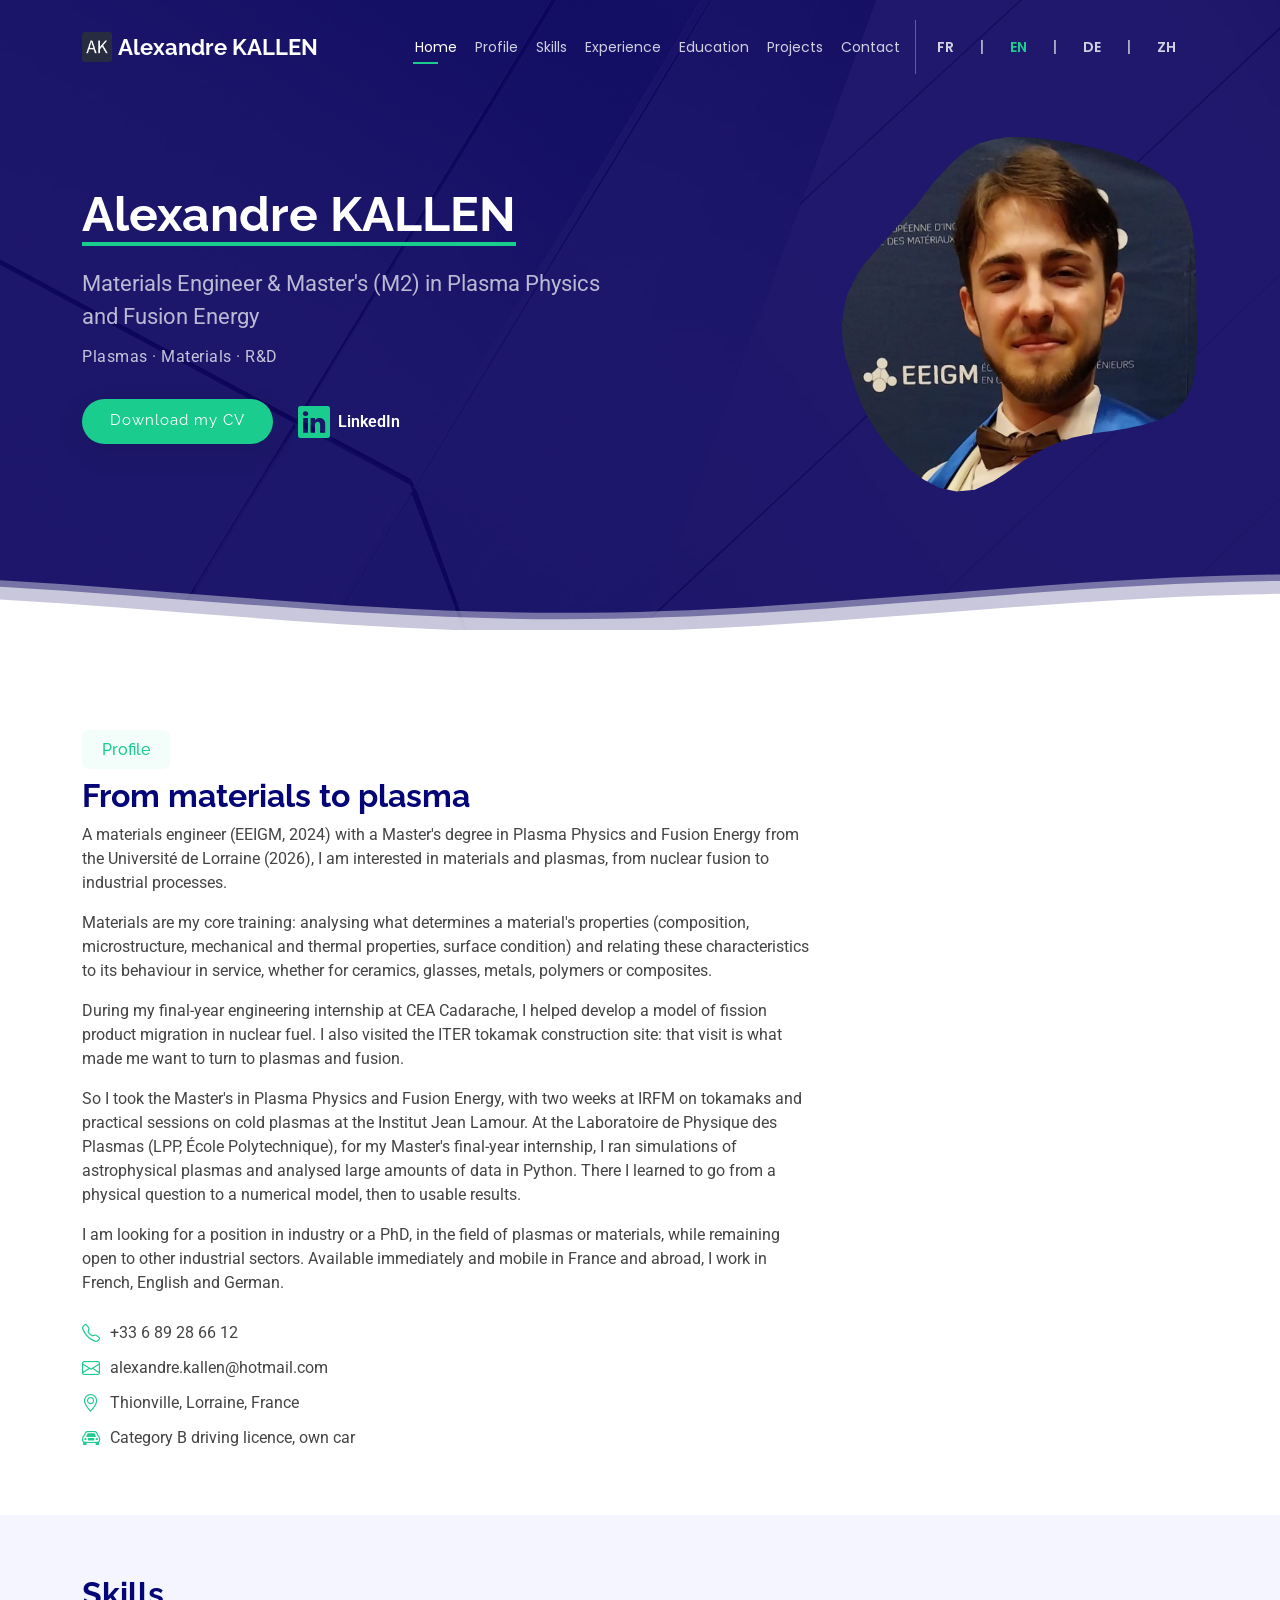
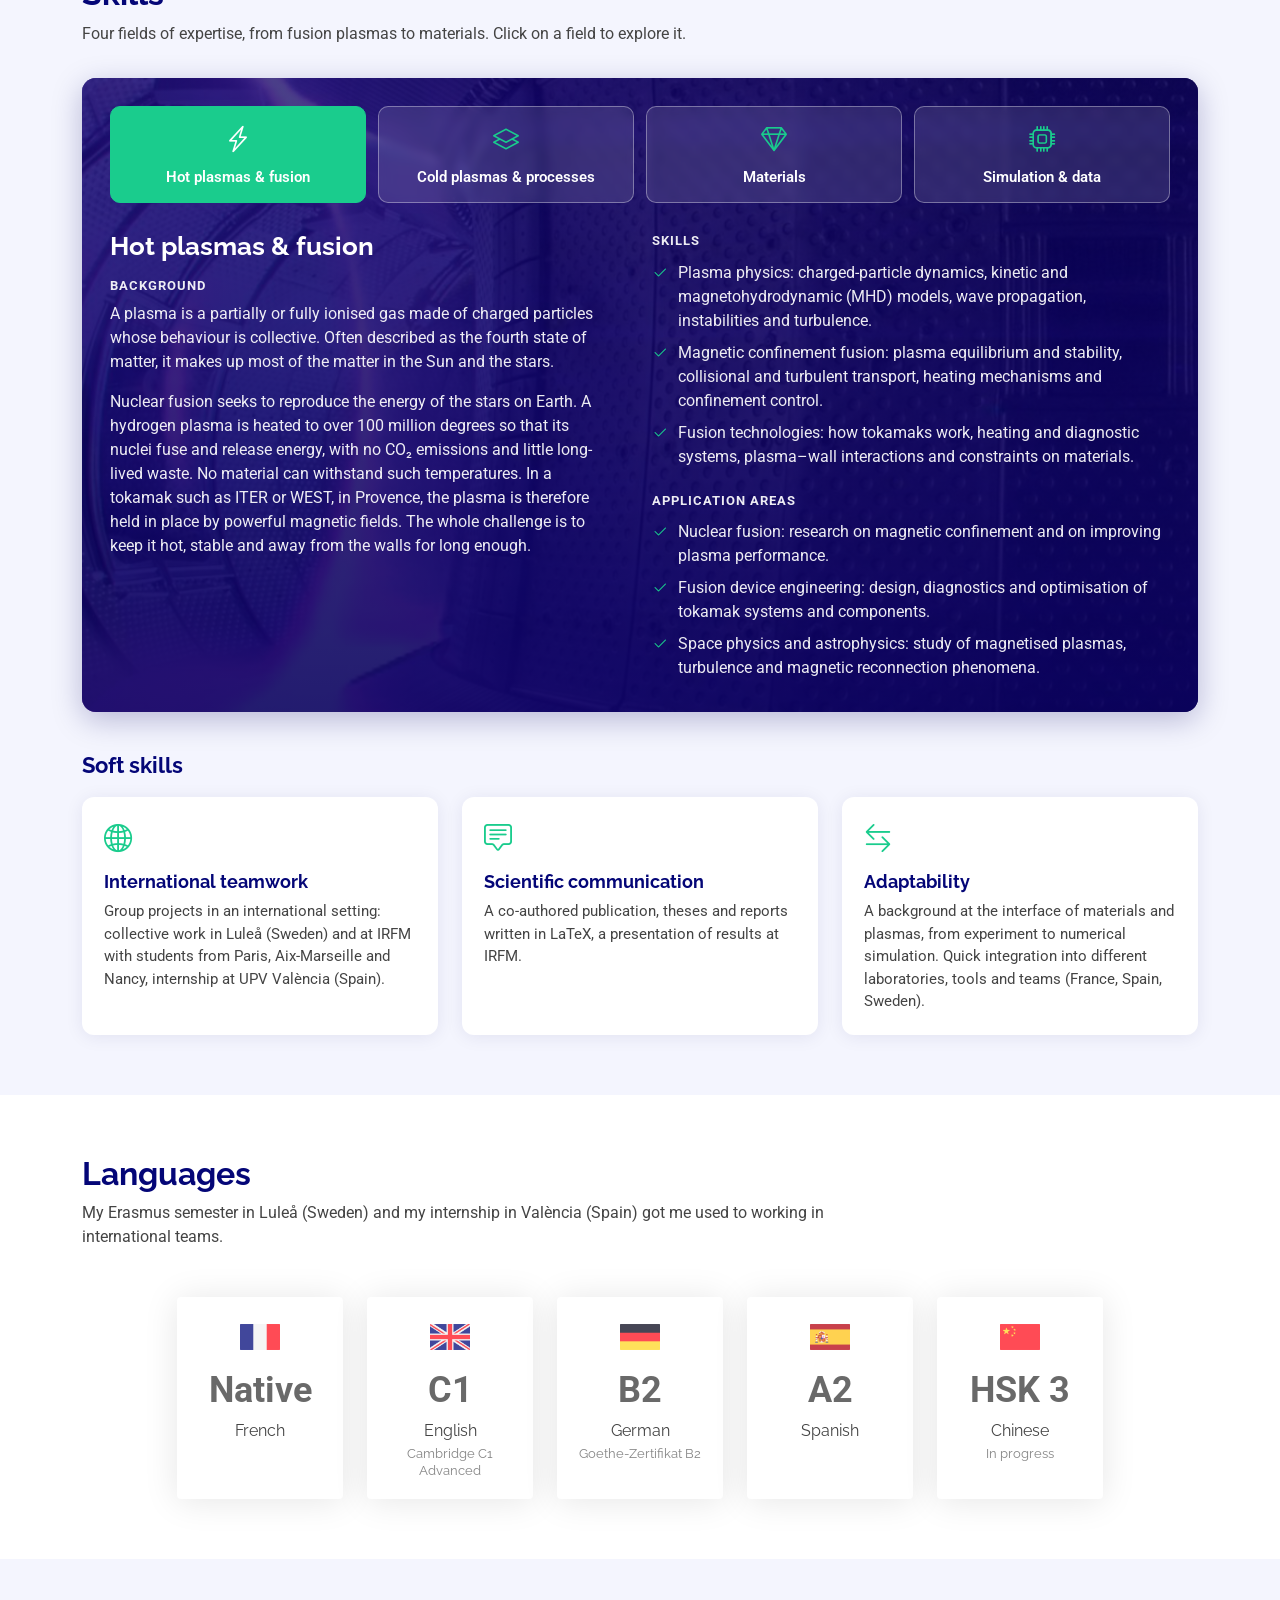
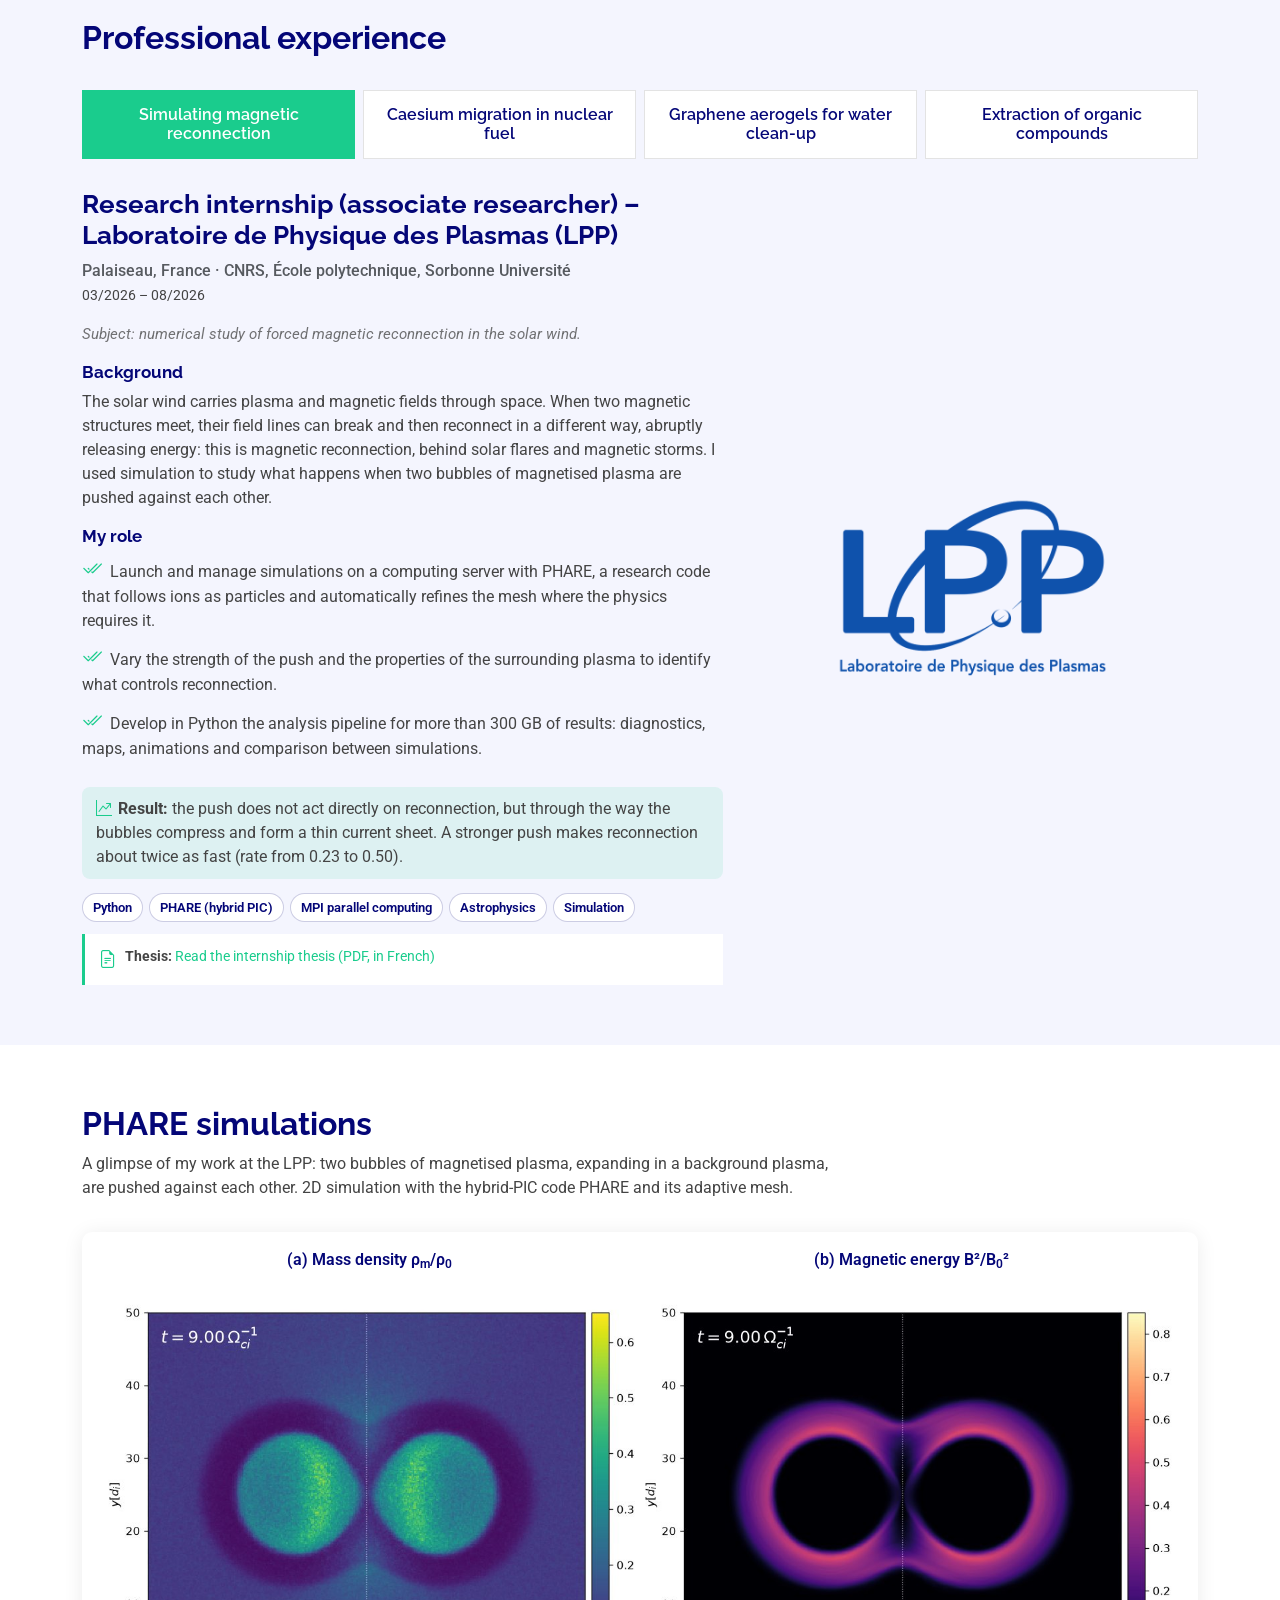
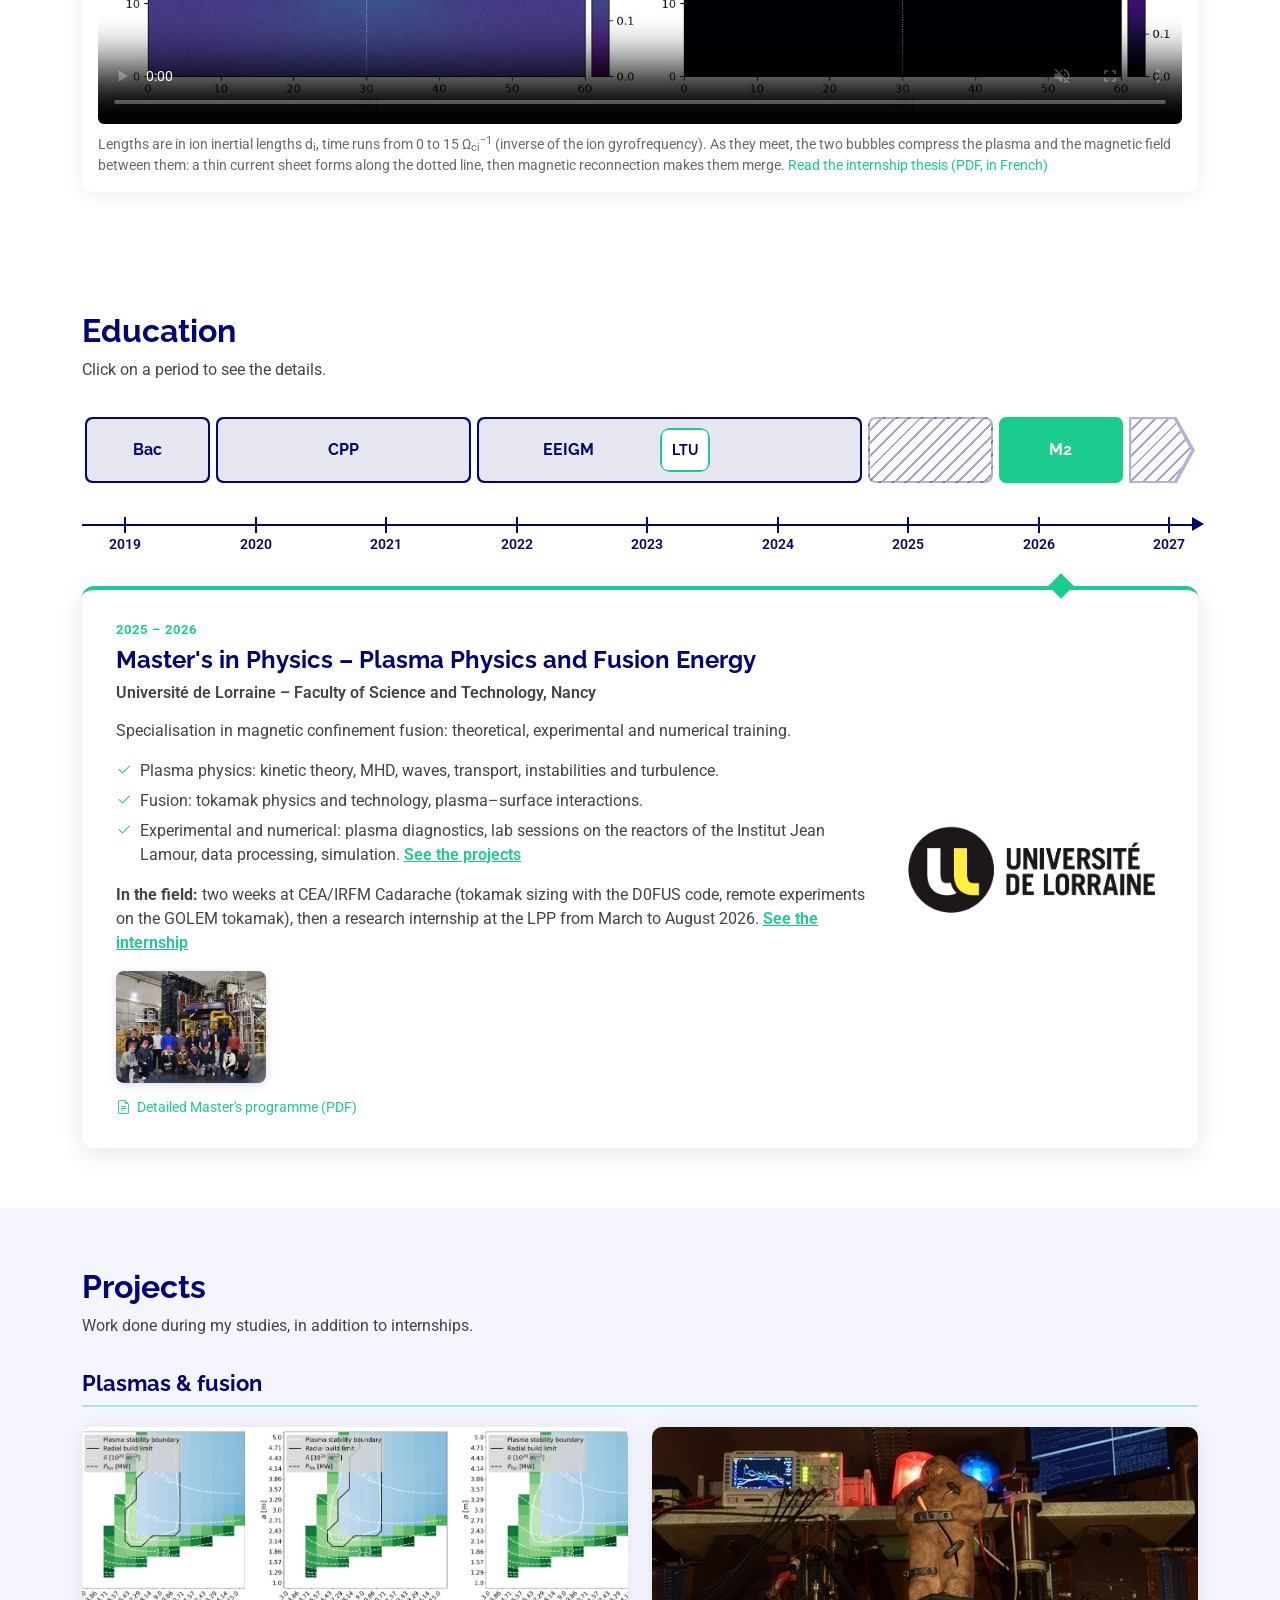
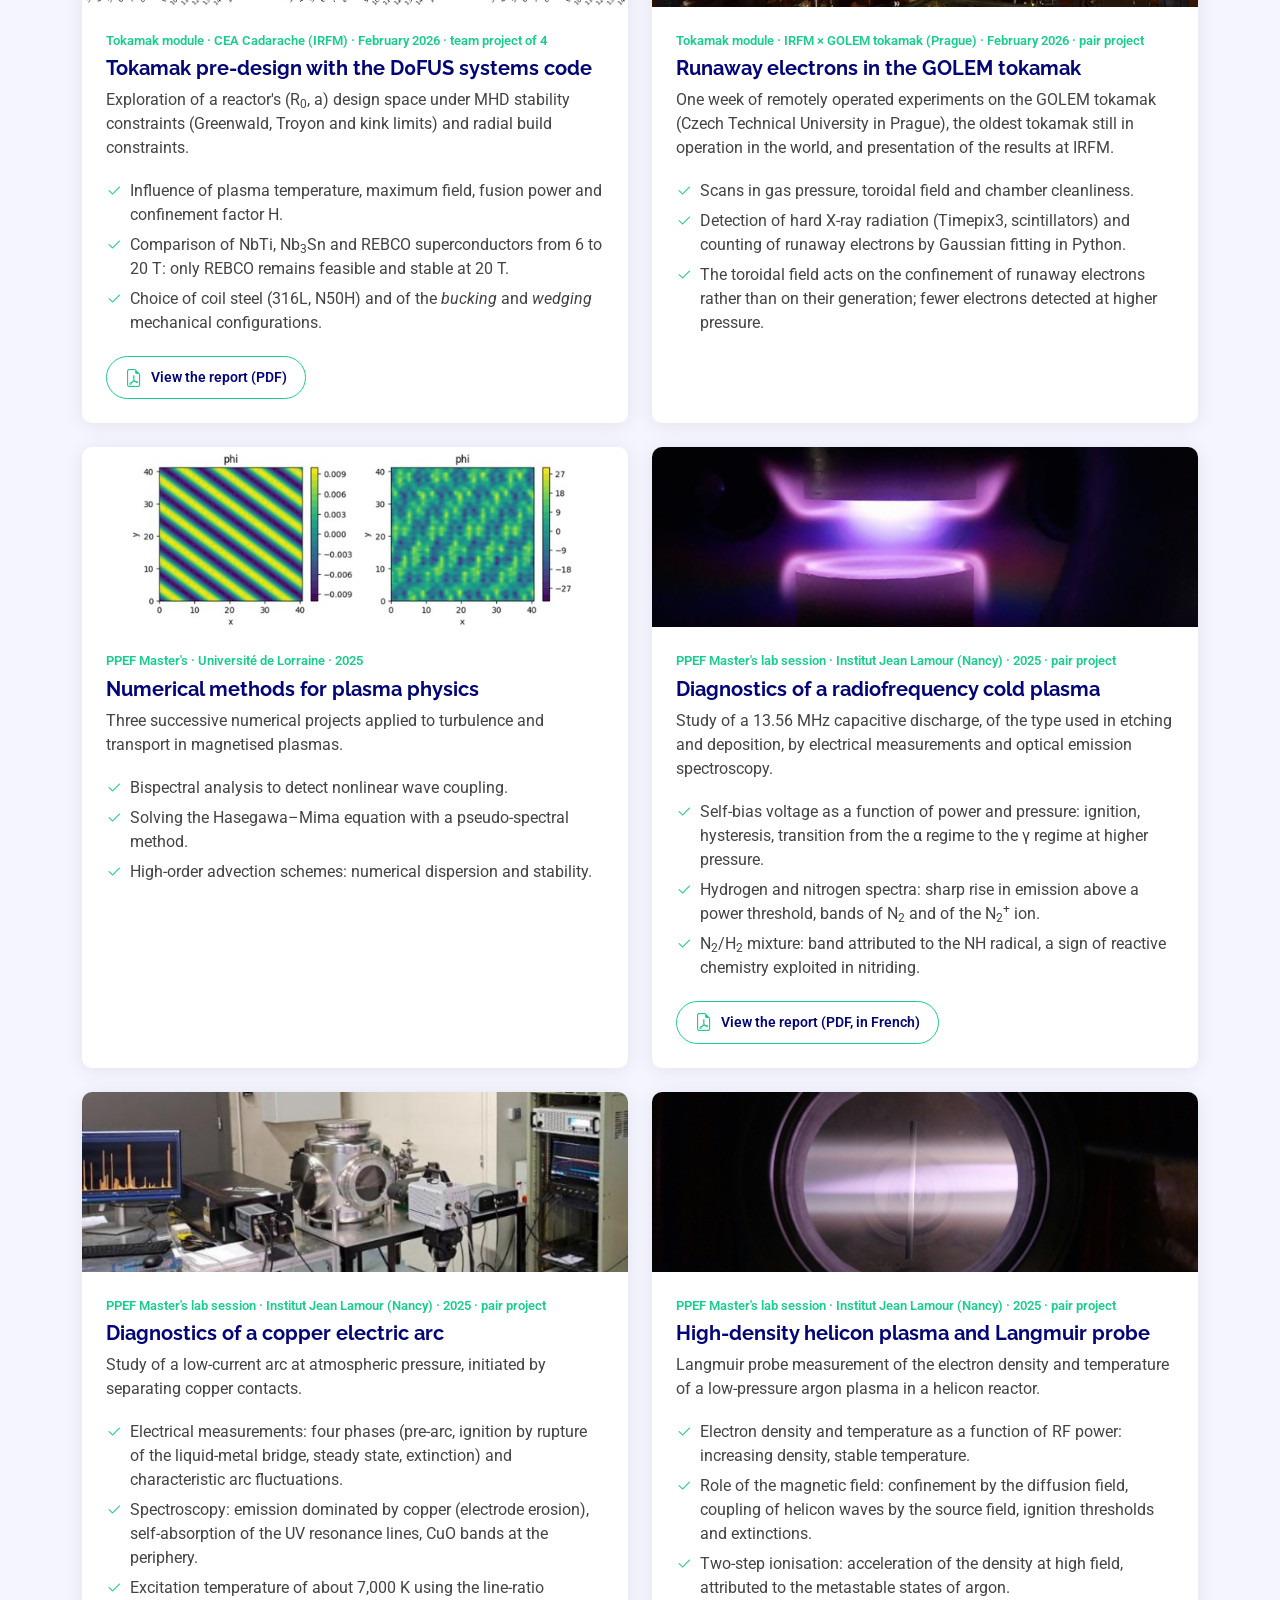
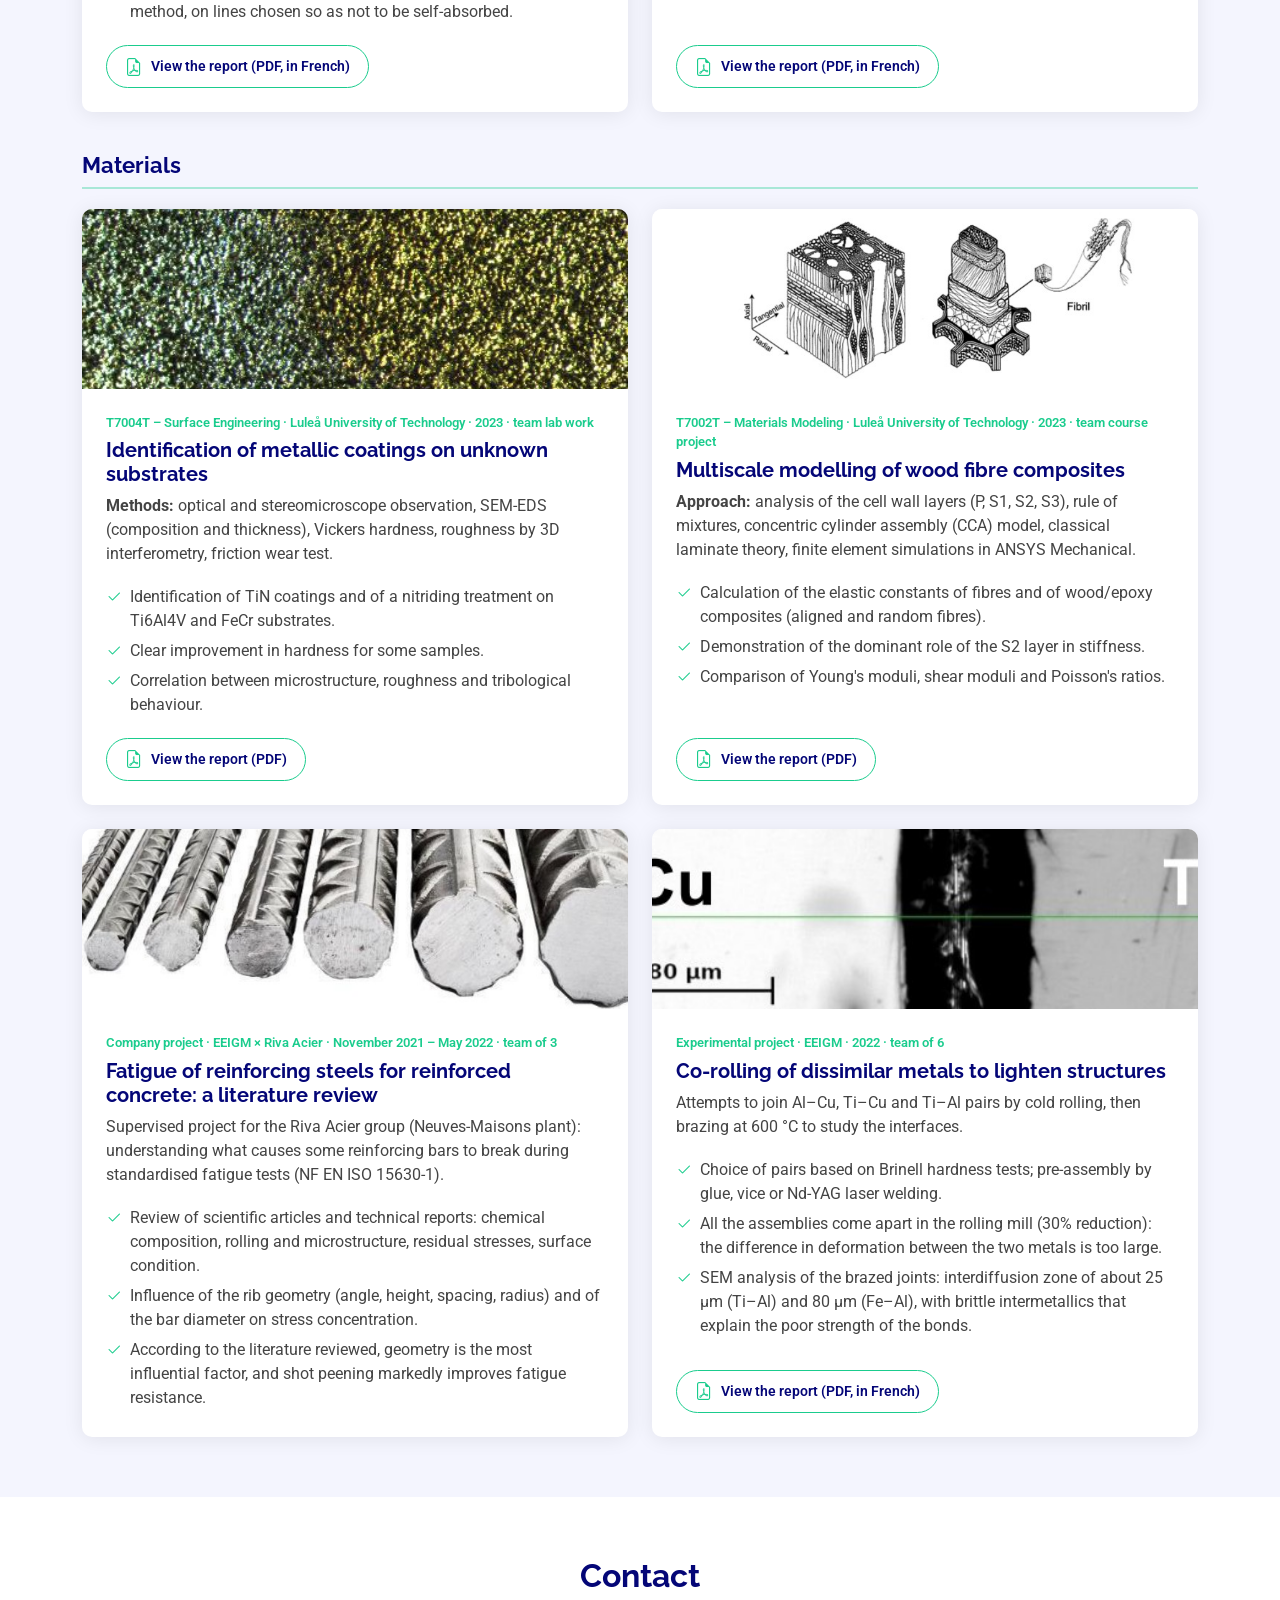
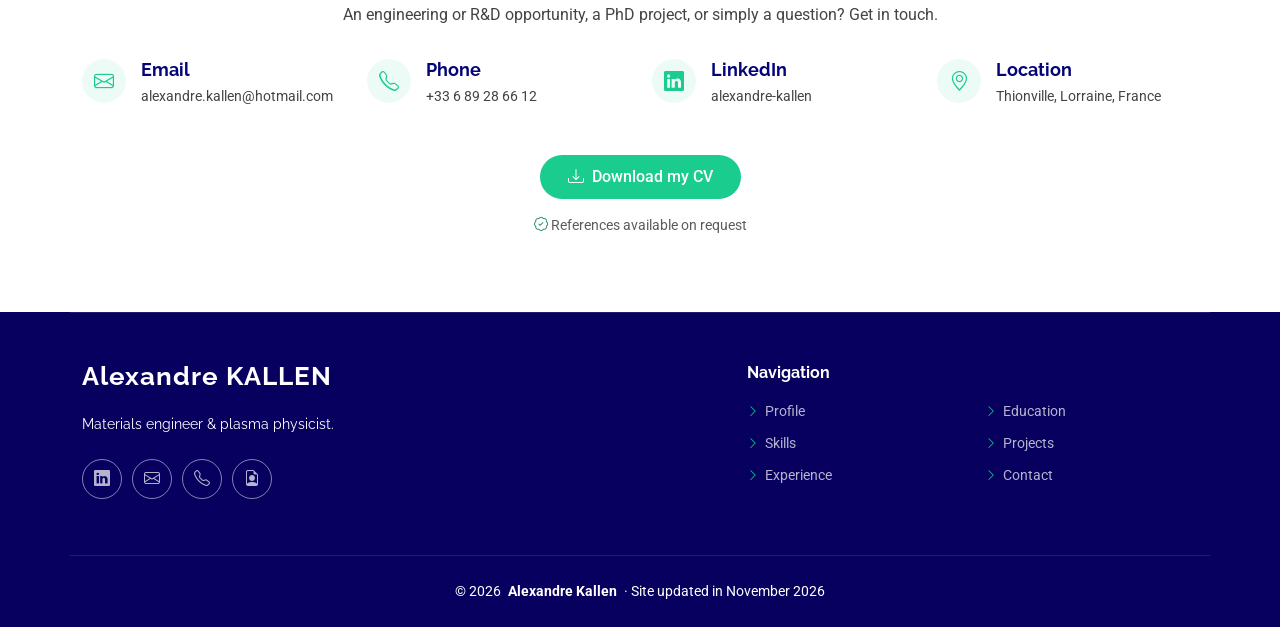
<file: en/index.html>
<!DOCTYPE html>
<html lang="en">

<head>

  <meta charset="utf-8">
  <meta content="width=device-width, initial-scale=1.0" name="viewport">

  <script type="application/ld+json">
  {
    "@context": "https://schema.org",
    "@type": "Person",
    "name": "Alexandre Kallen",
    "url": "https://alexandre-kallen.github.io/en/",
    "image": "https://alexandre-kallen.github.io/assets/img/profil-picture/alexandre-kallen.jpg",
    "jobTitle": "Materials Engineer, Master's Graduate in Plasma Physics and Fusion Energy",
    "sameAs": ["https://www.linkedin.com/in/alexandre-kallen/"]
  }
  </script>

  <title>Alexandre Kallen – Materials Engineer &amp; Plasma Physicist</title>

  <meta name="google-site-verification" content="k6O8KUT2LHrCdM3a5IxVxGklGlJseRZHyY6bxbT-aVY" />

  <meta name="description" content="Alexandre Kallen, materials engineer (EEIGM) and graduate of the Master's in Plasma Physics and Fusion Energy (Université de Lorraine). Plasmas, materials, R&amp;D.">
  <meta property="og:title" content="Alexandre Kallen – Materials Engineer & Plasma Physicist">
  <meta property="og:description" content="Materials engineer and plasma physicist: an R&D profile at the interface between materials science and plasma physics.">
  <meta property="og:type" content="website">
  <meta property="og:locale" content="en_GB">
  <meta property="og:image" content="https://alexandre-kallen.github.io/assets/img/profil-picture/alexandre-kallen.jpg">
  <link rel="canonical" href="https://alexandre-kallen.github.io/en/">
  <link rel="alternate" hreflang="fr" href="https://alexandre-kallen.github.io/">
  <link rel="alternate" hreflang="en" href="https://alexandre-kallen.github.io/en/">
  <link rel="alternate" hreflang="de" href="https://alexandre-kallen.github.io/de/">
  <link rel="alternate" hreflang="zh-CN" href="https://alexandre-kallen.github.io/zh/">
  <link rel="alternate" hreflang="x-default" href="https://alexandre-kallen.github.io/">

  <!-- Favicons -->
  <link rel="apple-touch-icon" sizes="180x180" href="../favicon/apple-touch-icon.png">
  <link rel="icon" type="image/png" sizes="32x32" href="../favicon/favicon-32x32.png">
  <link rel="icon" type="image/png" sizes="16x16" href="../favicon/favicon-16x16.png">
  <link rel="manifest" href="../favicon/site.webmanifest">

  <!-- Fonts -->
  <link href="https://fonts.googleapis.com" rel="preconnect">
  <link href="https://fonts.gstatic.com" rel="preconnect" crossorigin>
  <link href="https://fonts.googleapis.com/css2?family=Roboto:ital,wght@0,300;0,400;0,500;0,700;1,400&family=Poppins:wght@300;400;500;600;700&family=Raleway:wght@400;500;600;700;800&display=swap" rel="stylesheet">

  <!-- Vendor CSS Files -->
  <link href="../assets/vendor/bootstrap/css/bootstrap.min.css" rel="stylesheet">
  <link href="../assets/vendor/bootstrap-icons/bootstrap-icons.css" rel="stylesheet">
  <link href="../assets/vendor/aos/aos.css" rel="stylesheet">
  <link href="../assets/vendor/glightbox/css/glightbox.min.css" rel="stylesheet">

  <!-- Main CSS File -->
  <link href="../assets/css/main.css" rel="stylesheet">
  <link href="../assets/css/second.css" rel="stylesheet">
  <link href="../assets/css/custom.css" rel="stylesheet">
  <link href="../assets/css/timeline.css" rel="stylesheet">
</head>

<body class="index-page">

  <header id="header" class="header d-flex align-items-center fixed-top">
    <div class="container-fluid container-xl position-relative d-flex align-items-center justify-content-between">

      <a href="#hero" class="logo d-flex align-items-center">
        <img src="../assets/img/profil-picture/logo-4-bis.png" alt="AK logo">
        <span class="sitename">Alexandre KALLEN</span>
      </a>



    <nav id="navmenu" class="navmenu">
      <ul>
        <li><a href="#hero" class="active">Home</a></li>
        <li><a href="#about">Profile</a></li>
        <li><a href="#competences">Skills</a></li>
        <li><a href="#experiences">Experience</a></li>
        <li><a href="#formation">Education</a></li>
        <li><a href="#projets">Projects</a></li>
        <li><a href="#contact">Contact</a></li>

        <li class="lang-switch">
          <ul>
            <li class="lang-item lang-fr">
              <a href="/"
                hreflang="fr" lang="fr">FR</a>
            </li>

            <li class="lang-separator" aria-hidden="true">|</li>

            <li class="lang-item lang-en">
              <a href="/en/" class="lang-current"
                hreflang="en" lang="en" aria-current="page">EN</a>
            </li>

            <li class="lang-separator" aria-hidden="true">|</li>

            <li class="lang-item lang-de">
              <a href="/de/"
                hreflang="de" lang="de">DE</a>
            </li>

            <li class="lang-separator" aria-hidden="true">|</li>

            <li class="lang-item lang-zh">
              <a href="/zh/"
                hreflang="zh-CN" lang="zh-CN">ZH</a>
            </li>
          </ul>
        </li>

      </ul>

      <i class="mobile-nav-toggle d-xl-none bi bi-list"></i>
    </nav>


    </div>
  </header>

  <main class="main">

    <!-- Hero Section -->
    <section id="hero" class="hero section dark-background">
      <img src="../assets/img/hero-bg-2.jpg" alt="" class="hero-bg">

      <div class="container">
        <div class="row gy-4 justify-content-between">
          <div class="col-lg-4 order-lg-last hero-img" data-aos="zoom-out" data-aos-duration="300">
            <img src="../assets/img/profil-picture/alexandre-kallen.jpg" class="img-fluid" alt="Portrait of Alexandre Kallen">
          </div>

          <div class="col-lg-6 d-flex flex-column justify-content-center" data-aos="fade-in">
            <h1><span>Alexandre KALLEN</span></h1>
            <p>Materials Engineer &amp; Master's (M2) in Plasma Physics and Fusion Energy</p>
            <p class="hero-tagline">Plasmas · Materials · R&amp;D</p>
            <div class="d-flex flex-wrap">
              <a href="../assets/cv/CV_Alexandre_Kallen_EN.pdf" class="btn-get-started" download="CV_Alexandre_Kallen_EN.pdf">Download my CV</a>
              <a href="https://www.linkedin.com/in/alexandre-kallen/" target="_blank" rel="noopener" class="btn-watch-video d-flex align-items-center"><i class="bi bi-linkedin"></i><span>LinkedIn</span></a>
            </div>
          </div>

        </div>
      </div>

      <svg class="hero-waves" xmlns="http://www.w3.org/2000/svg" xmlns:xlink="http://www.w3.org/1999/xlink" viewBox="0 24 150 28 " preserveAspectRatio="none">
        <defs>
          <path id="wave-path" d="M-160 44c30 0 58-18 88-18s 58 18 88 18 58-18 88-18 58 18 88 18 v44h-352z"></path>
        </defs>
        <g class="wave1">
          <use xlink:href="#wave-path" x="50" y="3"></use>
        </g>
        <g class="wave2">
          <use xlink:href="#wave-path" x="50" y="0"></use>
        </g>
        <g class="wave3">
          <use xlink:href="#wave-path" x="50" y="9"></use>
        </g>
      </svg>

    </section><!-- /Hero Section -->

    <!-- About Section -->
    <section id="about" class="about section">

      <div class="container" data-aos="fade-up" data-aos-delay="100" data-aos-duration="300">

        <div class="row">
          <div class="col-xl-8 content">
            <h3>Profile</h3>
            <h2>From materials to plasma</h2>
            <p>A materials engineer (EEIGM, 2024) with a Master's degree in Plasma Physics and Fusion Energy from the Université de Lorraine (2026), I am interested in materials and plasmas, from nuclear fusion to industrial processes.</p>
            <p>Materials are my core training: analysing what determines a material's properties (composition, microstructure, mechanical and thermal properties, surface condition) and relating these characteristics to its behaviour in service, whether for ceramics, glasses, metals, polymers or composites.</p>
            <p>During my final-year engineering internship at CEA Cadarache, I helped develop a model of fission product migration in nuclear fuel. I also visited the ITER tokamak construction site: that visit is what made me want to turn to plasmas and fusion.</p>
            <p>So I took the Master's in Plasma Physics and Fusion Energy, with two weeks at IRFM on tokamaks and practical sessions on cold plasmas at the Institut Jean Lamour. At the Laboratoire de Physique des Plasmas (LPP, École Polytechnique), for my Master's final-year internship, I ran simulations of astrophysical plasmas and analysed large amounts of data in Python. There I learned to go from a physical question to a numerical model, then to usable results.</p>
            <p>I am looking for a position in industry or a PhD, in the field of plasmas or materials, while remaining open to other industrial sectors. Available immediately and mobile in France and abroad, I work in French, English and German.</p>
            <ul class="contact-list">
              <li><i class="bi bi-telephone"></i><a href="tel:+33689286612">+33 6 89 28 66 12</a></li>
              <li><i class="bi bi-envelope"></i><a href="mailto:alexandre.kallen@hotmail.com">alexandre.kallen@hotmail.com</a></li>
              <li><i class="bi bi-geo-alt"></i><span>Thionville, Lorraine, France</span></li>
              <li><i class="bi bi-car-front"></i><span>Category B driving licence, own car</span></li>
            </ul>
          </div>

        </div>

      </div>

    </section><!-- /About Section -->


    <!-- Skills -->
    <section id="competences" class="competences section light-background">
      <div class="container">
        <div class="section-heading">
          <h2>Skills</h2>
          <p>Four fields of expertise, from fusion plasmas to materials. Click on a field to explore it.</p>
        </div>

        <!-- Four fields: a click changes the background and the text -->
        <div class="profile-explorer" id="profileExplorer" data-aos="fade-up">
          <div class="pe-bg" aria-hidden="true">
          <div class="pe-bg-layer is-active" style="background-image:url('../assets/img/projets/bg-plasmas.jpg'), linear-gradient(135deg,#0c0091,#08005e);"></div>
          <div class="pe-bg-layer" style="background-image:url('../assets/img/projets/img_rf.jpg'), linear-gradient(135deg,#0c0091,#08005e);"></div>
          <div class="pe-bg-layer" style="background-image:url('../assets/img/projets/revetement-nitrure-de-titane-tin.jpg'), linear-gradient(135deg,#0c0091,#08005e);"></div>
          <div class="pe-bg-layer" style="background-image:url('../assets/img/projets/abaqus.jpg'), linear-gradient(135deg,#0c0091,#08005e);"></div>
          </div>
          <div class="pe-overlay"></div>
          <div class="pe-inner">
            <div class="pe-tabs" role="tablist" aria-label="My four skill areas">
              <button type="button" class="pe-tab is-active" role="tab" id="pe-tab-fusion" aria-controls="pe-fusion" aria-selected="true" data-index="0"><i class="bi bi-lightning-charge"></i><span>Hot plasmas &amp; fusion</span></button>
              <button type="button" class="pe-tab" role="tab" id="pe-tab-froids" aria-controls="pe-froids" aria-selected="false" data-index="1"><i class="bi bi-layers"></i><span>Cold plasmas &amp; processes</span></button>
              <button type="button" class="pe-tab" role="tab" id="pe-tab-materiaux" aria-controls="pe-materiaux" aria-selected="false" data-index="2"><i class="bi bi-gem"></i><span>Materials</span></button>
              <button type="button" class="pe-tab" role="tab" id="pe-tab-simulation" aria-controls="pe-simulation" aria-selected="false" data-index="3"><i class="bi bi-cpu"></i><span>Simulation &amp; data</span></button>
            </div>
            <div class="pe-panels">
              <div class="pe-panel is-active" id="pe-fusion" role="tabpanel" aria-labelledby="pe-tab-fusion">
                <div class="row gy-4">
                  <div class="col-lg-6">
                    <h3>Hot plasmas &amp; fusion</h3>
                    <p class="pe-label">Background</p>
                    <p>A plasma is a partially or fully ionised gas made of charged particles whose behaviour is collective. Often described as the fourth state of matter, it makes up most of the matter in the Sun and the stars.</p>
                    <p>Nuclear fusion seeks to reproduce the energy of the stars on Earth. A hydrogen plasma is heated to over 100 million degrees so that its nuclei fuse and release energy, with no CO₂ emissions and little long-lived waste. No material can withstand such temperatures. In a tokamak such as ITER or WEST, in Provence, the plasma is therefore held in place by powerful magnetic fields. The whole challenge is to keep it hot, stable and away from the walls for long enough.</p>
                  </div>
                  <div class="col-lg-6">
                    <p class="pe-label">Skills</p>
                    <ul>
                      <li><i class="bi bi-check2"></i> Plasma physics: charged-particle dynamics, kinetic and magnetohydrodynamic (MHD) models, wave propagation, instabilities and turbulence.</li>
                      <li><i class="bi bi-check2"></i> Magnetic confinement fusion: plasma equilibrium and stability, collisional and turbulent transport, heating mechanisms and confinement control.</li>
                      <li><i class="bi bi-check2"></i> Fusion technologies: how tokamaks work, heating and diagnostic systems, plasma–wall interactions and constraints on materials.</li>
                    </ul>
                    <p class="pe-label">Application areas</p>
                    <ul>
                      <li><i class="bi bi-check2"></i> Nuclear fusion: research on magnetic confinement and on improving plasma performance.</li>
                      <li><i class="bi bi-check2"></i> Fusion device engineering: design, diagnostics and optimisation of tokamak systems and components.</li>
                      <li><i class="bi bi-check2"></i> Space physics and astrophysics: study of magnetised plasmas, turbulence and magnetic reconnection phenomena.</li>
                    </ul>
                  </div>
                </div>
              </div>
              <div class="pe-panel" id="pe-froids" role="tabpanel" aria-labelledby="pe-tab-froids" hidden>
                <div class="row gy-4">
                  <div class="col-lg-6">
                    <h3>Cold plasmas &amp; processes</h3>
                    <p class="pe-label">Background</p>
                    <p>Unlike the plasmas used for fusion, cold plasmas are generally out of thermal equilibrium: their electrons are very energetic, while the gas stays much cooler, sometimes close to room temperature. They can be produced at low pressure or at atmospheric pressure, notably by electrical discharges.</p>
                    <p>Their high reactivity makes it possible to etch, deposit thin films or modify the properties of a surface, often with only limited heating of the treated material. These processes are widely used in microelectronics and in industrial surface treatments.</p>
                  </div>
                  <div class="col-lg-6">
                    <p class="pe-label">Skills</p>
                    <ul>
                      <li><i class="bi bi-check2"></i> Discharge physics: principles of DC, radiofrequency and microwave discharges, behaviour of plasma sheaths.</li>
                      <li><i class="bi bi-check2"></i> Experimental diagnostics: use of Langmuir probes and optical emission spectroscopy in lab sessions on different plasma sources.</li>
                      <li><i class="bi bi-check2"></i> Plasma–surface interactions: knowledge of sputtering, deposition and erosion mechanisms.</li>
                      <li><i class="bi bi-check2"></i> Processes studied in class: PECVD, magnetron sputtering and plasma etching.</li>
                    </ul>
                    <p class="pe-label">Application areas</p>
                    <ul>
                      <li><i class="bi bi-check2"></i> Microelectronics and semiconductors: etching and thin-film deposition.</li>
                      <li><i class="bi bi-check2"></i> Functional coatings: hard wear-resistant, optical or protective layers.</li>
                      <li><i class="bi bi-check2"></i> Surface treatment: nitriding, cleaning, activation before bonding or painting.</li>
                      <li><i class="bi bi-check2"></i> Health and environment: sterilisation, gas treatment.</li>
                    </ul>
                  </div>
                </div>
              </div>
              <div class="pe-panel" id="pe-materiaux" role="tabpanel" aria-labelledby="pe-tab-materiaux" hidden>
                <div class="row gy-4">
                  <div class="col-lg-6">
                    <h3>Materials science</h3>
                    <p class="pe-label">Background</p>
                    <p>Why does glass shatter while a metal deforms? Why do some steels resist corrosion better than others? The answer depends in particular on the composition, the internal structure of the material and its conditions of use.</p>
                    <p>Materials science seeks to understand these relationships in order to select, design or improve materials for their applications, from aircraft to food packaging. It relies on observing matter at different scales, measuring its properties (strength, hardness, wear, corrosion, heat resistance) and studying manufacturing processes. The aim is to improve the performance, reliability and lifetime of products. It is my engineering training, and the foundation of my whole career.</p>
                  </div>
                  <div class="col-lg-6">
                    <p class="pe-label">Skills</p>
                    <ul>
                      <li><i class="bi bi-check2"></i> Materials science and behaviour: relationships between composition, microstructure and mechanical, thermal and chemical properties, phase transformations and degradation mechanisms.</li>
                      <li><i class="bi bi-check2"></i> Materials characterisation: analysis of microstructures, identification of phases and composition, measurement of mechanical, thermal and surface properties.</li>
                      <li><i class="bi bi-check2"></i> Processing and manufacturing: understanding of fabrication methods, heat treatments and their influence on material properties.</li>
                    </ul>
                    <p class="pe-label">Application areas</p>
                    <ul>
                      <li><i class="bi bi-check2"></i> Energy and nuclear: materials subjected to extreme conditions.</li>
                      <li><i class="bi bi-check2"></i> Transport and aerospace: alloys, composites and technical coatings.</li>
                      <li><i class="bi bi-check2"></i> Industry: materials development, process optimisation and quality control.</li>
                      <li><i class="bi bi-check2"></i> Environment and packaging: porous materials, polymers and water treatment.</li>
                    </ul>
                  </div>
                </div>
              </div>
              <div class="pe-panel" id="pe-simulation" role="tabpanel" aria-labelledby="pe-tab-simulation" hidden>
                <div class="row gy-4">
                  <div class="col-lg-6">
                    <h3>Simulation &amp; data</h3>
                    <p class="pe-label">Background</p>
                    <p>When an experiment is too expensive, too fast, too dangerous or simply out of reach, like the core of a reactor or the space between the Sun and the Earth, it is reproduced in a computer: the physics is translated into equations, which are then solved numerically.</p>
                    <p>A simulation often produces huge amounts of results. You then need to sort them, visualise them and draw a few reliable conclusions. This double task, modelling and then analysing, is what I practised during my last two internships.</p>
                    <p>In engineering, the same approach is used to design parts: they are drawn in computer-aided design (CAD), then their strength is calculated with the finite element method before they are manufactured.</p>
                  </div>
                  <div class="col-lg-6">
                    <p class="pe-label">Skills</p>
                    <ul>
                      <li><i class="bi bi-check2"></i> Numerical modelling and simulation: developing and running physical models to study complex phenomena, notably in plasmas and materials.</li>
                      <li><i class="bi bi-check2"></i> Numerical methods: solving equations, studying the stability and accuracy of calculations, simulations and parametric studies.</li>
                      <li><i class="bi bi-check2"></i> Programming and data analysis: processing, automating and visualising scientific data with Python, analysing and interpreting results.</li>
                      <li><i class="bi bi-check2"></i> Scientific computing tools: using simulation codes, Linux environments, handling large volumes of data and parallel computing.</li>
                    </ul>
                    <p class="pe-label">Application areas</p>
                    <ul>
                      <li><i class="bi bi-check2"></i> Scientific research: modelling complex phenomena, numerical simulation and exploitation of experimental results.</li>
                      <li><i class="bi bi-check2"></i> Engineering and industrial R&amp;D: design, optimisation of products and processes, fewer experimental trials.</li>
                      <li><i class="bi bi-check2"></i> Data analysis: processing large volumes of data, automating analyses and supporting decision-making.</li>
                    </ul>
                  </div>
                </div>
              </div>
            </div>
          </div>
        </div>

        <h3 class="soft-title">Soft skills</h3>
        <div class="row gy-4">
          <div class="col-md-4">
            <div class="soft-card">
              <i class="bi bi-globe2"></i>
              <h4>International teamwork</h4>
              <p>Group projects in an international setting: collective work in Luleå (Sweden) and at IRFM with students from Paris, Aix-Marseille and Nancy, internship at UPV València (Spain).</p>
            </div>
          </div>
          <div class="col-md-4">
            <div class="soft-card">
              <i class="bi bi-chat-square-text"></i>
              <h4>Scientific communication</h4>
              <p>A co-authored publication, theses and reports written in LaTeX, a presentation of results at IRFM.</p>
            </div>
          </div>
          <div class="col-md-4">
            <div class="soft-card">
              <i class="bi bi-arrow-left-right"></i>
              <h4>Adaptability</h4>
              <p>A background at the interface of materials and plasmas, from experiment to numerical simulation. Quick integration into different laboratories, tools and teams (France, Spain, Sweden).</p>
            </div>
          </div>
        </div>
      </div>
    </section><!-- /Skills -->

    <!-- Languages -->
    <section id="langues" class="stats section">
      <div class="container" data-aos="fade-up" data-aos-delay="100">
        <div class="section-heading">
          <h2>Languages</h2>
          <p>My Erasmus semester in Luleå (Sweden) and my internship in València (Spain) got me used to working in international teams.</p>
        </div>

        <div class="row gy-4 justify-content-center">

          <div class="col-6 col-md-4 col-lg-2 d-flex flex-column align-items-center">
            <div class="stats-item">
              <img src="../assets/img/flags/french-flag.png" alt="" class="flag">
              <span>Native</span>
              <p>French</p>
            </div>
          </div>

          <div class="col-6 col-md-4 col-lg-2 d-flex flex-column align-items-center">
            <div class="stats-item">
              <img src="../assets/img/flags/english-flag.png" alt="" class="flag">
              <span>C1</span>
              <p>English<br><small>Cambridge C1 Advanced</small></p>
            </div>
          </div>

          <div class="col-6 col-md-4 col-lg-2 d-flex flex-column align-items-center">
            <div class="stats-item">
              <img src="../assets/img/flags/german-flag.png" alt="" class="flag">
              <span>B2</span>
              <p>German<br><small>Goethe-Zertifikat B2</small></p>
            </div>
          </div>

          <div class="col-6 col-md-4 col-lg-2 d-flex flex-column align-items-center">
            <div class="stats-item">
              <img src="../assets/img/flags/spanish-flag.png" alt="" class="flag">
              <span>A2</span>
              <p>Spanish</p>
            </div>
          </div>

          <div class="col-6 col-md-4 col-lg-2 d-flex flex-column align-items-center">
            <div class="stats-item">
              <img src="../assets/img/flags/chinese-flag.png" alt="" class="flag">
              <span class="small-level">HSK 3</span>
              <p>Chinese<br><small>In progress</small></p>
            </div>
          </div>

        </div>
      </div>
    </section><!-- /Languages -->

    <!-- Experiences -->
    <section id="experiences" class="features2 section light-background">

      <div class="container">
        <div class="section-heading">
          <h2>Professional experience</h2>
        </div>

        <ul class="nav nav-tabs row d-flex g-2" data-aos="fade-up" data-aos-delay="100">
          <li class="nav-item col-6 col-lg-3">
            <a class="nav-link active show" data-bs-toggle="tab" data-bs-target="#exp-lpp">
              <h4><span class="d-none d-lg-inline">Simulating magnetic reconnection</span><span class="d-lg-none">LPP · 2026</span></h4>
            </a>
          </li>
          <li class="nav-item col-6 col-lg-3">
            <a class="nav-link" data-bs-toggle="tab" data-bs-target="#exp-cea">
              <h4><span class="d-none d-lg-inline">Caesium migration in nuclear fuel</span><span class="d-lg-none">CEA · 2024</span></h4>
            </a>
          </li>
          <li class="nav-item col-6 col-lg-3">
            <a class="nav-link" data-bs-toggle="tab" data-bs-target="#exp-upv">
              <h4><span class="d-none d-lg-inline">Graphene aerogels for water clean-up</span><span class="d-lg-none">UPV · 2023</span></h4>
            </a>
          </li>
          <li class="nav-item col-6 col-lg-3">
            <a class="nav-link" data-bs-toggle="tab" data-bs-target="#exp-ceratizit">
              <h4><span class="d-none d-lg-inline">Extraction of organic compounds</span><span class="d-lg-none">CERATIZIT · 2021</span></h4>
            </a>
          </li>
        </ul>

        <div class="tab-content" data-aos="fade-up" data-aos-delay="200">

          <div class="tab-pane fade active show" id="exp-lpp">
            <div class="row gy-4">
              <div class="col-lg-7 order-2 order-lg-1">
                <h3>Research internship (associate researcher) – Laboratoire de Physique des Plasmas (LPP)</h3>
                <span class="text-muted h6">Palaiseau, France · CNRS, École polytechnique, Sorbonne Université</span>
                <p><small>03/2026 – 08/2026</small></p>
                <p class="exp-subject">Subject: numerical study of forced magnetic reconnection in the solar wind.</p>
                <h4>Background</h4>
                <p>The solar wind carries plasma and magnetic fields through space. When two magnetic structures meet, their field lines can break and then reconnect in a different way, abruptly releasing energy: this is magnetic reconnection, behind solar flares and magnetic storms. I used simulation to study what happens when two bubbles of magnetised plasma are pushed against each other.</p>
                <h4>My role</h4>
                <ul>
                  <li><i class="bi bi-check2-all"></i> <span>Launch and manage simulations on a computing server with PHARE, a research code that follows ions as particles and automatically refines the mesh where the physics requires it.</span></li>
                  <li><i class="bi bi-check2-all"></i> <span>Vary the strength of the push and the properties of the surrounding plasma to identify what controls reconnection.</span></li>
                  <li><i class="bi bi-check2-all"></i> <span>Develop in Python the analysis pipeline for more than 300 GB of results: diagnostics, maps, animations and comparison between simulations.</span></li>
                </ul>
                <p class="exp-result"><i class="bi bi-graph-up-arrow"></i><strong>Result:</strong> the push does not act directly on reconnection, but through the way the bubbles compress and form a thin current sheet. A stronger push makes reconnection about twice as fast (rate from 0.23 to 0.50).</p>
                <div class="exp-tools"><span>Python</span><span>PHARE (hybrid PIC)</span><span>MPI parallel computing</span><span>Astrophysics</span><span>Simulation</span></div>
                <p class="publication"><i class="bi bi-file-earmark-text"></i> <span><strong>Thesis:</strong> <a href="../assets/reports/memoire-reconnexion-magnetique-forcee-lpp-2026.pdf" target="_blank" rel="noopener">Read the internship thesis (PDF, in French)</a></span></p>
              </div>
              <div class="col-lg-5 order-1 order-lg-2 company-logos">
                <div class="logo-box">
                  <img src="../assets/img/logos/lpp-logo.png" alt="Laboratoire de Physique des Plasmas" class="img-fluid">
                </div>
              </div>
            </div>
          </div>

          <div class="tab-pane fade" id="exp-cea">
            <div class="row gy-4">
              <div class="col-lg-7 order-2 order-lg-1">
                <h3>End-of-studies internship – Commissariat à l'énergie atomique (CEA)</h3>
                <span class="text-muted h6">Cadarache, France</span>
                <p><small>02/2024 – 08/2024</small></p>
                <p class="exp-subject">Subject: thermodynamic calculations for modelling caesium migration in the fuel pins of sodium-cooled fast neutron reactors.</p>
                <h4>Background</h4>
                <p>In sodium-cooled fast neutron reactors, the fuel is very hot at its centre. Some elements produced by fission, such as caesium, then move along the fuel pins, which can change their behaviour. The goal was to better predict this movement.</p>
                <h4>My role</h4>
                <ul>
                  <li><i class="bi bi-check2-all"></i> <span>Use thermodynamics software to calculate the chemical form taken by caesium depending on the temperature and the composition of the fuel.</span></li>
                  <li><i class="bi bi-check2-all"></i> <span>Program in Python a model that combines this chemistry and diffusion to simulate the transport of caesium.</span></li>
                  <li><i class="bi bi-check2-all"></i> <span>Test the influence of each parameter to validate and improve the model.</span></li>
                </ul>
                <p class="exp-result"><i class="bi bi-graph-up-arrow"></i><strong>Result:</strong> work included in a publication (co-author).</p>
                <div class="exp-tools"><span>Python</span><span>OpenCalphad (CALPHAD)</span><span>Thermodynamics</span><span>Modelling</span></div>
                <p class="publication"><i class="bi bi-journal-text"></i> <span><strong>Publication (co-author, contribution to the figures):</strong> F. Bernachy-Barbe, T. Barani, J.-C. Dumas, A. Kallen, "A practical cesium axial migration model for fast reactor fuel pins", <em>Nuclear Engineering and Technology</em> 57 (7), 103521 (2025). <a href="https://doi.org/10.1016/j.net.2025.103521" target="_blank" rel="noopener">DOI: 10.1016/j.net.2025.103521</a></span></p>
              </div>
              <div class="col-lg-5 order-1 order-lg-2 company-logos">
                <div class="logo-box">
                  <img src="../assets/img/logos/CEA_logo_nouveau.svg" alt="CEA" class="img-fluid">
                </div>
              </div>
            </div>
          </div>

          <div class="tab-pane fade" id="exp-upv">
            <div class="row gy-4">
              <div class="col-lg-7 order-2 order-lg-1">
                <h3>Research internship – Universitat Politècnica de València (UPV)</h3>
                <span class="text-muted h6">València, Spain</span>
                <p><small>09/2023 – 02/2024</small></p>
                <p class="exp-subject">Subject: influence of reduction on 3D porous sorbents based on graphene oxide for the treatment of water polluted by hydrocarbons.</p>
                <h4>Background</h4>
                <p>Graphene aerogels are ultralight sponges that absorb oils while repelling water. They are a promising route for cleaning up water contaminated with hydrocarbons. I studied how the manufacturing method changes their performance.</p>
                <h4>My role</h4>
                <ul>
                  <li><i class="bi bi-check2-all"></i> <span>Fabricate aerogels while varying the recipe: concentration, reducing agent (vitamin C or ethylenediamine), freezing method (−20 °C or liquid nitrogen), annealing at 800 °C.</span></li>
                  <li><i class="bi bi-check2-all"></i> <span>Characterise them: electron microscopy, wettability (contact angle), density and porosity.</span></li>
                  <li><i class="bi bi-check2-all"></i> <span>Measure their absorption capacity for different oils (motor oil, rapeseed, olive) mixed with water.</span></li>
                </ul>
                <p class="exp-result"><i class="bi bi-graph-up-arrow"></i><strong>Result:</strong> the best aerogels (made with ethylenediamine) absorb up to 405 times their own mass of oil, and this capacity increases with the density of the oil.</p>
                <div class="exp-tools"><span>Materials optimisation</span><span>Hydrothermal synthesis</span><span>Freeze-casting</span><span>SEM</span></div>
                <p class="publication"><i class="bi bi-file-earmark-text"></i> <span><strong>Thesis:</strong> <a href="https://riunet.upv.es/entities/publication/25eebd11-fccb-4f73-8c6e-33d3c325169e" target="_blank" rel="noopener">Read the thesis (RiuNet, UPV)</a></span></p>
              </div>
              <div class="col-lg-5 order-1 order-lg-2 company-logos">
                <div class="logo-box">
                  <img src="../assets/img/logos/universitat-politecnica-de-valencia-upv-logo-vector.svg" alt="Universitat Politècnica de València" class="img-fluid">
                </div>
              </div>
            </div>
          </div>

          <div class="tab-pane fade" id="exp-ceratizit">
            <div class="row gy-4">
              <div class="col-lg-7 order-2 order-lg-1">
                <h3>Process internship – CERATIZIT Luxembourg</h3>
                <span class="text-muted h6">Mamer, Luxembourg</span>
                <p><small>05/2021 – 06/2021</small></p>
                <p class="exp-subject">Subject: optimisation of a method for extracting the organic components of tungsten carbide powders.</p>
                <h4>Background</h4>
                <p>CERATIZIT makes tools and parts in tungsten carbide from powders. This two-month internship focused on a method for analysing these powders.</p>
                <h4>My role</h4>
                <ul>
                  <li><i class="bi bi-check2-all"></i> <span>Test and optimise the extraction parameters: temperature, treatment time and solvents.</span></li>
                  <li><i class="bi bi-check2-all"></i> <span>Separate and analyse the organic compounds in the powders before their industrial processing.</span></li>
                </ul>
              </div>
              <div class="col-lg-5 order-1 order-lg-2 company-logos">
                <div class="logo-box">
                  <img src="../assets/img/logos/CERATIZIT_Logo.webp" alt="CERATIZIT" class="img-fluid">
                </div>
              </div>
            </div>
          </div>

        </div>

      </div>

    </section><!-- /Experiences -->

    <!-- Simulations -->
    <section id="simulations" class="simulations section">
      <div class="container">
        <div class="section-heading">
          <h2>PHARE simulations</h2>
          <p>A glimpse of my work at the LPP: two bubbles of magnetised plasma, expanding in a background plasma, are pushed against each other. 2D simulation with the hybrid-PIC code PHARE and its adaptive mesh.</p>
        </div>
        <figure class="sim-figure" data-aos="fade-up">
          <div class="sim-labels" aria-hidden="true">
            <span>(a) Mass density ρ<sub>m</sub>/ρ<sub>0</sub></span>
            <span>(b) Magnetic energy B²/B<sub>0</sub>²</span>
          </div>
          <video src="../assets/media/simulation-phare-reconnexion-magnetique.mp4" poster="../assets/media/simulation-phare-reconnexion-magnetique.jpg" width="1632" height="672" autoplay muted loop playsinline controls preload="metadata" aria-label="Animation of the PHARE simulation: mass density and magnetic energy of two bubbles of magnetised plasma that meet and then merge"></video>
          <figcaption>
            Lengths are in ion inertial lengths d<sub>i</sub>, time runs from 0 to 15 Ω<sub>ci</sub><sup>−1</sup> (inverse of the ion gyrofrequency).
            As they meet, the two bubbles compress the plasma and the magnetic field between them: a thin current sheet forms along the dotted line, then magnetic reconnection makes them merge.
            <a href="../assets/reports/memoire-reconnexion-magnetique-forcee-lpp-2026.pdf" target="_blank" rel="noopener">Read the internship thesis (PDF, in French)</a>
          </figcaption>
        </figure>
      </div>
    </section><!-- /Simulations -->

    <!-- Formation Section -->
    <section id="formation" class="section">
      <div class="container" data-aos="fade-up">
        <div class="section-heading">
          <h2>Education</h2>
          <p>Click on a period to see the details.</p>
        </div>

        <div class="edu-timeline" id="eduTimeline">
          <div class="edu-bar" role="tablist" aria-label="Education timeline">
        <button type="button" class="edu-seg" role="tab" id="edu-tab-bac" aria-controls="edu-bac" aria-selected="false" style="left:0.00%;width:11.70%"><span>Bac</span></button>
        <button type="button" class="edu-seg" role="tab" id="edu-tab-cpp" aria-controls="edu-cpp" aria-selected="false" style="left:11.70%;width:23.39%"><span>CPP</span></button>
        <button type="button" class="edu-seg" role="tab" id="edu-tab-eeigm" aria-controls="edu-eeigm" aria-selected="false" style="left:35.09%;width:35.09%"><span>EEIGM</span></button>
        <button type="button" class="edu-seg edu-sub" role="tab" id="edu-tab-ltu" aria-controls="edu-ltu" aria-selected="false" style="left:51.81%;width:3.74%"><span>LTU</span></button>
        <button type="button" class="edu-seg is-active" role="tab" id="edu-tab-m2" aria-controls="edu-m2" aria-selected="true" style="left:81.87%;width:11.70%"><span>M2</span></button>
        <div class="edu-seg edu-gap" role="img" aria-label="Transition year" tabindex="0" data-tip="Transition year" style="left:70.18%;width:11.70%"></div>
        <div class="edu-seg edu-future" aria-hidden="true" style="left:93.57%;width:6.43%"></div>
          </div>
          <div class="edu-axis" aria-hidden="true">
            <span class="edu-lead" style="left:11.70%"></span>
            <span class="edu-lead" style="left:35.09%"></span>
            <span class="edu-lead" style="left:51.81%"></span>
            <span class="edu-lead" style="left:55.56%"></span>
            <span class="edu-lead" style="left:70.18%"></span>
            <span class="edu-lead" style="left:81.87%"></span>
            <span class="edu-lead" style="left:93.57%"></span>
            <span class="edu-tick" style="left:3.86%">2019</span>
            <span class="edu-tick" style="left:15.56%">2020</span>
            <span class="edu-tick" style="left:27.25%">2021</span>
            <span class="edu-tick" style="left:38.95%">2022</span>
            <span class="edu-tick" style="left:50.64%">2023</span>
            <span class="edu-tick" style="left:62.34%">2024</span>
            <span class="edu-tick" style="left:74.04%">2025</span>
            <span class="edu-tick" style="left:85.73%">2026</span>
            <span class="edu-tick" style="left:97.43%">2027</span>
          </div>

          <div class="edu-panels">
      <div class="edu-panel" id="edu-bac" role="tabpanel" aria-labelledby="edu-tab-bac" hidden>
        <div class="edu-text">
          <p class="edu-period">2018 – 2019</p>
          <h3>Scientific Baccalauréat</h3>
          <p class="edu-school">Lycée Charlemagne, Thionville</p>
          <p>In my final year of the scientific track (terminale S), I was part of a team of 5 on a stratospheric balloon project with CNES and the Planète Sciences association. Launched on 26 June 2019, the balloon carried our payload to an altitude of about 14,000 m before bursting.</p>
          <div class="edu-gallery">
            <a href="../assets/img/formation/ballon-stratospherique-equipe.jpg" class="glightbox" data-gallery="bac" data-description="The project team with the payload, June 2019."><img src="../assets/img/formation/ballon-stratospherique-equipe-mini.jpg" alt="The stratospheric balloon project team with the CNES payload" loading="lazy"></a>
            <a href="../assets/img/formation/ballon-stratospherique-preparation.jpg" class="glightbox" data-gallery="bac" data-description="Preparing the payload and inflating the balloon, June 2019."><img src="../assets/img/formation/ballon-stratospherique-preparation-mini.jpg" alt="Preparing the payload and inflating the stratospheric balloon" loading="lazy"></a>
            <a href="../assets/img/formation/ballon-stratospherique-envol.jpg" class="glightbox" data-gallery="bac" data-description="Lift-off of the balloon, the radar reflector and the payload."><img src="../assets/img/formation/ballon-stratospherique-envol-mini.jpg" alt="Lift-off of the stratospheric balloon and its payload" loading="lazy"></a>
            <a href="../assets/img/formation/ballon-stratospherique-vue-14000-m.jpg" class="glightbox" data-gallery="bac" data-description="Photo taken at high altitude by the onboard camera."><img src="../assets/img/formation/ballon-stratospherique-vue-14000-m-mini.jpg" alt="View of the Earth taken from the payload at high altitude" loading="lazy"></a>
          </div>
          <p class="edu-press"><i class="bi bi-newspaper"></i> Républicain Lorrain (in French): <a href="https://www.republicain-lorrain.fr/edition-de-thionville-hayange/2019/05/10/ballon-atmospherique-passe-ton-bac-d-abord" target="_blank" rel="noopener">May 2019</a> · <a href="https://www.republicain-lorrain.fr/edition-de-thionville-hayange/2019/06/26/photos-le-ballon-atmospherique-du-lycee-charlemagne-de-thionville-dans-les-airs" target="_blank" rel="noopener">June 2019</a></p>
        </div>
        <div class="edu-logo-wrap"><img src="../assets/img/logos/logo-lycee-charlemagne.png" alt="Lycée Charlemagne" loading="lazy"></div>
      </div>
      <div class="edu-panel" id="edu-cpp" role="tabpanel" aria-labelledby="edu-tab-cpp" hidden>
        <div class="edu-text">
          <p class="edu-period">2019 – 2021</p>
          <h3>Integrated preparatory classes</h3>
          <p class="edu-school">Cycle préparatoire polytechnique (CPP) – Prépa des INP, Nancy</p>
          <p>Two years of mathematics, physics, chemistry and mechanics, specialising in physics-chemistry and mechanics. The ranking based on continuous assessment at the end of the cycle gives access to the engineering schools of the INP network, including EEIGM.</p>
          <p>During this period: a process internship at CERATIZIT (Mamer, Luxembourg, May – June 2021), on the extraction of organic compounds from tungsten carbide powders. <a href="#experiences" class="edu-goto" data-exp="exp-ceratizit">See the internship</a></p>
        </div>
        <div class="edu-logo-wrap"><img src="../assets/img/logos/logo-prepa-inp.png" alt="Prépa des INP" loading="lazy"></div>
      </div>
      <div class="edu-panel" id="edu-eeigm" role="tabpanel" aria-labelledby="edu-tab-eeigm" hidden>
        <div class="edu-text">
          <p class="edu-period">2021 – 2024</p>
          <h3>Engineering degree in Materials Engineering</h3>
          <p class="edu-school">École européenne d'ingénieurs en génie des matériaux (EEIGM – European School of Materials Engineering), Université de Lorraine, Nancy</p>
          <p>Core curriculum on the main families of materials (metals, polymers, ceramics, composites): processing, mechanics, thermodynamics, corrosion and characterisation. Glass and ceramics specialisation: physical chemistry of glasses, porcelain, forming of ceramics.</p>
          <p>Within this programme: an <button type="button" class="edu-goto" data-goto="ltu">Erasmus semester in Luleå</button> (Sweden), an <a href="#experiences" class="edu-goto" data-exp="exp-upv">internship at UPV</a> (València) and an <a href="#experiences" class="edu-goto" data-exp="exp-cea">internship at CEA Cadarache</a>.</p>
          <p><strong>Student activity:</strong> quality officer at EEIGM Études &amp; Services (Dec. 2021 – Dec. 2022), the school's Junior Enterprise (student-run consultancy). The quality department consisted of one manager and one officer.</p>
          <div class="edu-gallery">
            <a href="../assets/img/formation/cea-cadarache-visite-iter-2024.jpg" class="glightbox" data-gallery="eeigm" data-description="Visit to the ITER site during my internship at CEA Cadarache, 2024: this is where my wish to study plasmas and fusion was born."><img src="../assets/img/formation/cea-cadarache-visite-iter-2024-mini.jpg" alt="Alexandre Kallen in front of the ITER tokamak building" loading="lazy"></a>
            <a href="../assets/img/formation/eeigm-junior-entreprise-equipe.jpg" class="glightbox" data-gallery="eeigm" data-description="The team of the Junior Enterprise EEIGM Études &amp; Services."><img src="../assets/img/formation/eeigm-junior-entreprise-equipe-mini.jpg" alt="Team of the Junior Enterprise EEIGM Études et Services" loading="lazy"></a>
            <a href="../assets/img/formation/eeigm-junior-entreprise-pole-qualite.jpg" class="glightbox" data-gallery="eeigm" data-description="The Junior Enterprise's quality department: manager and quality officer."><img src="../assets/img/formation/eeigm-junior-entreprise-pole-qualite-mini.jpg" alt="The quality department of the Junior Enterprise EEIGM Études et Services" loading="lazy"></a>
          </div>
        </div>
        <div class="edu-logo-wrap"><img src="../assets/img/logos/logo-eeigm.svg" alt="EEIGM" loading="lazy"></div>
      </div>
      <div class="edu-panel" id="edu-ltu" role="tabpanel" aria-labelledby="edu-tab-ltu" hidden>
        <div class="edu-text">
          <p class="edu-period">February – June 2023</p>
          <h3>Erasmus semester in Luleå</h3>
          <p class="edu-school">Luleå tekniska universitet (LTU), Sweden · as part of EEIGM</p>
          <p>Five months in Sweden, as a continuation of EEIGM, with courses taught in English:</p>
          <ul class="edu-list">
            <li><i class="bi bi-check2"></i> <span>Materials modelling: Monte Carlo method, finite elements applied to a wood fibre.</span></li>
            <li><i class="bi bi-check2"></i> <span>Surface engineering: tribology, coating processes.</span></li>
            <li><i class="bi bi-check2"></i> <span>Nanomaterials: study of <em>carbon dots</em> for photovoltaic cells.</span></li>
            <li><i class="bi bi-check2"></i> <span>Advanced characterisation: AFM, SEM, TEM, XRD.</span></li>
            <li><i class="bi bi-check2"></i> <span>Swedish up to level A2.</span></li>
          </ul>
          <p>Student life: weekly international dinners organised by student groups, with cultural and language exchanges. <a href="#projets-materiaux" class="edu-goto">See the projects completed</a></p>
        </div>
        <div class="edu-logo-wrap"><img src="../assets/img/logos/logo-ltu.png" alt="Luleå tekniska universitet" loading="lazy"></div>
      </div>
      <div class="edu-panel is-active" id="edu-m2" role="tabpanel" aria-labelledby="edu-tab-m2">
        <div class="edu-text">
          <p class="edu-period">2025 – 2026</p>
          <h3>Master's in Physics – Plasma Physics and Fusion Energy</h3>
          <p class="edu-school">Université de Lorraine – Faculty of Science and Technology, Nancy</p>
          <p>Specialisation in magnetic confinement fusion: theoretical, experimental and numerical training.</p>
          <ul class="edu-list">
            <li><i class="bi bi-check2"></i> <span>Plasma physics: kinetic theory, MHD, waves, transport, instabilities and turbulence.</span></li>
            <li><i class="bi bi-check2"></i> <span>Fusion: tokamak physics and technology, plasma–surface interactions.</span></li>
            <li><i class="bi bi-check2"></i> <span>Experimental and numerical: plasma diagnostics, lab sessions on the reactors of the Institut Jean Lamour, data processing, simulation. <a href="#projets-plasmas" class="edu-goto">See the projects</a></span></li>
          </ul>
          <p><strong>In the field:</strong> two weeks at CEA/IRFM Cadarache (tokamak sizing with the D0FUS code, remote experiments on the GOLEM tokamak), then a research internship at the LPP from March to August 2026. <a href="#experiences" class="edu-goto" data-exp="exp-lpp">See the internship</a></p>
          <div class="edu-gallery">
            <a href="../assets/img/formation/master-ppef-tokamak-west-cea-cadarache-2026.jpg" class="glightbox" data-gallery="m2" data-description="One of the two working groups bringing together plasma and fusion students from Paris, Aix-Marseille and Nancy, in front of the WEST tokamak (CEA Cadarache, February 2026)."><img src="../assets/img/formation/master-ppef-tokamak-west-cea-cadarache-2026-mini.jpg" alt="Plasma and fusion students from Paris, Aix-Marseille and Nancy in front of the WEST tokamak" loading="lazy"></a>
          </div>
          <p class="edu-press"><i class="bi bi-file-earmark-text"></i> <a href="../assets/reports/syllabus-master-ppef-universite-de-lorraine.pdf" target="_blank" rel="noopener">Detailed Master's programme (PDF)</a></p>
        </div>
        <div class="edu-logo-wrap"><img src="../assets/img/logos/logo-universite-lorraine.png" alt="Université de Lorraine" loading="lazy"></div>
      </div>
          </div>
        </div>
      </div>
    </section><!-- /Formation Section -->

    <!-- Projects -->
    <section id="projets" class="projects section light-background">
      <div class="container">
        <div class="section-heading">
          <h2>Projects</h2>
          <p>Work done during my studies, in addition to internships.</p>
        </div>

        <!-- ========== PLASMAS & FUSION ========== -->
        <h3 class="project-group" id="projets-plasmas">Plasmas &amp; fusion</h3>
        <div class="row gy-4 justify-content-center">

          <!-- D0FUS -->
          <div class="col-lg-6" data-aos="fade-up" data-aos-delay="100">
            <article class="project-card">
              <img src="../assets/img/projets/d0fus-cartes-faisabilite.jpg" alt="Tokamak feasibility maps in the (R0, a) plane obtained with D0FUS" class="project-img" loading="lazy">
              <div class="project-body">
                <p class="project-context">Tokamak module · CEA Cadarache (IRFM) · February 2026 · team project of 4</p>
                <h3>Tokamak pre-design with the D0FUS systems code</h3>
                <p>Exploration of a reactor's (R<sub>0</sub>, a) design space under MHD stability constraints (Greenwald, Troyon and kink limits) and radial build constraints.</p>
                <ul>
                  <li><i class="bi bi-check2"></i> Influence of plasma temperature, maximum field, fusion power and confinement factor H.</li>
                  <li><i class="bi bi-check2"></i> Comparison of NbTi, Nb<sub>3</sub>Sn and REBCO superconductors from 6 to 20 T: only REBCO remains feasible and stable at 20 T.</li>
                  <li><i class="bi bi-check2"></i> Choice of coil steel (316L, N50H) and of the <em>bucking</em> and <em>wedging</em> mechanical configurations.</li>
                </ul>
                <div class="project-links">
                  <a class="project-link" href="../assets/reports/Projet_D0fus.pdf" target="_blank" rel="noopener"><i class="bi bi-file-earmark-pdf"></i> View the report (PDF)</a>
                </div>
              </div>
            </article>
          </div>

          <!-- GOLEM -->
          <div class="col-lg-6" data-aos="fade-up" data-aos-delay="200">
            <article class="project-card">
              <img src="../assets/img/projets/img_golem.jpg" alt="GOLEM tokamak (Czech Technical University in Prague)" class="project-img" loading="lazy">
              <div class="project-body">
                <p class="project-context">Tokamak module · IRFM × GOLEM tokamak (Prague) · February 2026 · pair project</p>
                <h3>Runaway electrons in the GOLEM tokamak</h3>
                <p>One week of remotely operated experiments on the GOLEM tokamak (Czech Technical University in Prague), the oldest tokamak still in operation in the world, and presentation of the results at IRFM.</p>
                <ul>
                  <li><i class="bi bi-check2"></i> Scans in gas pressure, toroidal field and chamber cleanliness.</li>
                  <li><i class="bi bi-check2"></i> Detection of hard X-ray radiation (Timepix3, scintillators) and counting of runaway electrons by Gaussian fitting in Python.</li>
                  <li><i class="bi bi-check2"></i> The toroidal field acts on the confinement of runaway electrons rather than on their generation; fewer electrons detected at higher pressure.</li>
                </ul>
              </div>
            </article>
          </div>

          <!-- Numerical methods -->
          <div class="col-lg-6" data-aos="fade-up" data-aos-delay="100">
            <article class="project-card">
              <img src="../assets/img/projets/img_numerique.jpg" alt="Result of a numerical simulation of turbulence in a magnetised plasma" class="project-img" loading="lazy">
              <div class="project-body">
                <p class="project-context">PPEF Master's · Université de Lorraine · 2025</p>
                <h3>Numerical methods for plasma physics</h3>
                <p>Three successive numerical projects applied to turbulence and transport in magnetised plasmas.</p>
                <ul>
                  <li><i class="bi bi-check2"></i> Bispectral analysis to detect nonlinear wave coupling.</li>
                  <li><i class="bi bi-check2"></i> Solving the Hasegawa–Mima equation with a pseudo-spectral method.</li>
                  <li><i class="bi bi-check2"></i> High-order advection schemes: numerical dispersion and stability.</li>
                </ul>
              </div>
            </article>
          </div>

          <!-- TP1: RF cold plasma -->
          <div class="col-lg-6" data-aos="fade-up" data-aos-delay="200">
            <article class="project-card">
              <img src="../assets/img/projets/plasma-froid-radiofrequence-13-56-mhz.jpg" alt="Radiofrequency cold plasma reactor used in lab sessions" class="project-img" loading="lazy">
              <div class="project-body">
                <p class="project-context">PPEF Master's lab session · Institut Jean Lamour (Nancy) · 2025 · pair project</p>
                <h3>Diagnostics of a radiofrequency cold plasma</h3>
                <p>Study of a 13.56 MHz capacitive discharge, of the type used in etching and deposition, by electrical measurements and optical emission spectroscopy.</p>
                <ul>
                  <li><i class="bi bi-check2"></i> Self-bias voltage as a function of power and pressure: ignition, hysteresis, transition from the α regime to the γ regime at higher pressure.</li>
                  <li><i class="bi bi-check2"></i> Hydrogen and nitrogen spectra: sharp rise in emission above a power threshold, bands of N<sub>2</sub> and of the N<sub>2</sub><sup>+</sup> ion.</li>
                  <li><i class="bi bi-check2"></i> N<sub>2</sub>/H<sub>2</sub> mixture: band attributed to the NH radical, a sign of reactive chemistry exploited in nitriding.</li>
                </ul>
                <div class="project-links">
                  <a class="project-link" href="../assets/reports/TP1_plasma_froid_RF.pdf" target="_blank" rel="noopener"><i class="bi bi-file-earmark-pdf"></i> View the report (PDF, in French)</a>
                </div>
              </div>
            </article>
          </div>

          <!-- TP2: electric arc -->
          <div class="col-lg-6" data-aos="fade-up" data-aos-delay="100">
            <article class="project-card">
              <img src="../assets/img/projets/arc-electrique-cuivre-spectroscopie.jpg" alt="Copper electric arc between two electrodes" class="project-img" loading="lazy">
              <div class="project-body">
                <p class="project-context">PPEF Master's lab session · Institut Jean Lamour (Nancy) · 2025 · pair project</p>
                <h3>Diagnostics of a copper electric arc</h3>
                <p>Study of a low-current arc at atmospheric pressure, initiated by separating copper contacts.</p>
                <ul>
                  <li><i class="bi bi-check2"></i> Electrical measurements: four phases (pre-arc, ignition by rupture of the liquid-metal bridge, steady state, extinction) and characteristic arc fluctuations.</li>
                  <li><i class="bi bi-check2"></i> Spectroscopy: emission dominated by copper (electrode erosion), self-absorption of the UV resonance lines, CuO bands at the periphery.</li>
                  <li><i class="bi bi-check2"></i> Excitation temperature of about 7,000 K using the line-ratio method, on lines chosen so as not to be self-absorbed.</li>
                </ul>
                <div class="project-links">
                  <a class="project-link" href="../assets/reports/TP2_arc_electrique.pdf" target="_blank" rel="noopener"><i class="bi bi-file-earmark-pdf"></i> View the report (PDF, in French)</a>
                </div>
              </div>
            </article>
          </div>

          <!-- TP3: helicon -->
          <div class="col-lg-6" data-aos="fade-up" data-aos-delay="200">
            <article class="project-card">
              <img src="../assets/img/projets/plasma-helicon-argon-sonde-langmuir.jpg" alt="Helicon argon plasma reactor" class="project-img" loading="lazy">
              <div class="project-body">
                <p class="project-context">PPEF Master's lab session · Institut Jean Lamour (Nancy) · 2025 · pair project</p>
                <h3>High-density helicon plasma and Langmuir probe</h3>
                <p>Langmuir probe measurement of the electron density and temperature of a low-pressure argon plasma in a helicon reactor.</p>
                <ul>
                  <li><i class="bi bi-check2"></i> Electron density and temperature as a function of RF power: increasing density, stable temperature.</li>
                  <li><i class="bi bi-check2"></i> Role of the magnetic field: confinement by the diffusion field, coupling of helicon waves by the source field, ignition thresholds and extinctions.</li>
                  <li><i class="bi bi-check2"></i> Two-step ionisation: acceleration of the density at high field, attributed to the metastable states of argon.</li>
                </ul>
                <div class="project-links">
                  <a class="project-link" href="../assets/reports/TP3_plasma_helicon.pdf" target="_blank" rel="noopener"><i class="bi bi-file-earmark-pdf"></i> View the report (PDF, in French)</a>
                </div>
              </div>
            </article>
          </div>

        </div>

        <!-- ========== MATERIALS ========== -->
        <h3 class="project-group" id="projets-materiaux">Materials</h3>
        <div class="row gy-4 justify-content-center">

          <!-- T7004T -->
          <div class="col-lg-6" data-aos="fade-up" data-aos-delay="100">
            <article class="project-card">
              <img src="../assets/img/projets/revetement-nitrure-de-titane-tin.jpg" alt="Micrograph of a TiN-based coating" class="project-img" loading="lazy">
              <div class="project-body">
                <p class="project-context">T7004T – Surface Engineering · Luleå University of Technology · 2023 · team lab work</p>
                <h3>Identification of metallic coatings on unknown substrates</h3>
                <p><strong>Methods:</strong> optical and stereomicroscope observation, SEM-EDS (composition and thickness), Vickers hardness, roughness by 3D interferometry, friction wear test.</p>
                <ul>
                  <li><i class="bi bi-check2"></i> Identification of TiN coatings and of a nitriding treatment on Ti6Al4V and FeCr substrates.</li>
                  <li><i class="bi bi-check2"></i> Clear improvement in hardness for some samples.</li>
                  <li><i class="bi bi-check2"></i> Correlation between microstructure, roughness and tribological behaviour.</li>
                </ul>
                <div class="project-links">
                  <a class="project-link" href="../assets/reports/Report_T7004T.pdf" target="_blank" rel="noopener"><i class="bi bi-file-earmark-pdf"></i> View the report (PDF)</a>
                </div>
              </div>
            </article>
          </div>

          <!-- T7002T -->
          <div class="col-lg-6" data-aos="fade-up" data-aos-delay="200">
            <article class="project-card">
              <img src="../assets/img/projets/img_bois.jpg" alt="Finite element model of a wood fibre" class="project-img" loading="lazy">
              <div class="project-body">
                <p class="project-context">T7002T – Materials Modeling · Luleå University of Technology · 2023 · team course project</p>
                <h3>Multiscale modelling of wood fibre composites</h3>
                <p><strong>Approach:</strong> analysis of the cell wall layers (P, S1, S2, S3), rule of mixtures, concentric cylinder assembly (CCA) model, classical laminate theory, finite element simulations in ANSYS Mechanical.</p>
                <ul>
                  <li><i class="bi bi-check2"></i> Calculation of the elastic constants of fibres and of wood/epoxy composites (aligned and random fibres).</li>
                  <li><i class="bi bi-check2"></i> Demonstration of the dominant role of the S2 layer in stiffness.</li>
                  <li><i class="bi bi-check2"></i> Comparison of Young's moduli, shear moduli and Poisson's ratios.</li>
                </ul>
                <div class="project-links">
                  <a class="project-link" href="../assets/reports/Report_T7002T.pdf" target="_blank" rel="noopener"><i class="bi bi-file-earmark-pdf"></i> View the report (PDF)</a>
                </div>
              </div>
            </article>
          </div>

          <!-- RIVA -->
          <div class="col-lg-6" data-aos="fade-up" data-aos-delay="100">
            <article class="project-card">
              <img src="../assets/img/projets/img_riva.jpg" alt="Ribbed reinforcing steel bars" class="project-img" loading="lazy">
              <div class="project-body">
                <p class="project-context">Company project · EEIGM × Riva Acier · November 2021 – May 2022 · team of 3</p>
                <h3>Fatigue of reinforcing steels for reinforced concrete: a literature review</h3>
                <p>Supervised project for the Riva Acier group (Neuves-Maisons plant): understanding what causes some reinforcing bars to break during standardised fatigue tests (NF EN ISO 15630-1).</p>
                <ul>
                  <li><i class="bi bi-check2"></i> Review of scientific articles and technical reports: chemical composition, rolling and microstructure, residual stresses, surface condition.</li>
                  <li><i class="bi bi-check2"></i> Influence of the rib geometry (angle, height, spacing, radius) and of the bar diameter on stress concentration.</li>
                  <li><i class="bi bi-check2"></i> According to the literature reviewed, geometry is the most influential factor, and shot peening markedly improves fatigue resistance.</li>
                </ul>
                <!-- Report: enable only after agreement from Riva / EEIGM
                <div class="project-links">
                  <a class="project-link" href="../assets/reports/Riva_fatigue_acier_beton.pdf" target="_blank" rel="noopener"><i class="bi bi-file-earmark-pdf"></i> View the report (PDF, in French)</a>
                </div>
                -->
              </div>
            </article>
          </div>

          <!-- Co-rolling -->
          <div class="col-lg-6" data-aos="fade-up" data-aos-delay="200">
            <article class="project-card">
              <img src="../assets/img/projets/img_colaminage.jpg" alt="Interface between two brazed metals observed by SEM" class="project-img" loading="lazy">
              <div class="project-body">
                <p class="project-context">Experimental project · EEIGM · 2022 · team of 6</p>
                <h3>Co-rolling of dissimilar metals to lighten structures</h3>
                <p>Attempts to join Al–Cu, Ti–Cu and Ti–Al pairs by cold rolling, then brazing at 600 °C to study the interfaces.</p>
                <ul>
                  <li><i class="bi bi-check2"></i> Choice of pairs based on Brinell hardness tests; pre-assembly by glue, vice or Nd-YAG laser welding.</li>
                  <li><i class="bi bi-check2"></i> All the assemblies come apart in the rolling mill (30% reduction): the difference in deformation between the two metals is too large.</li>
                  <li><i class="bi bi-check2"></i> SEM analysis of the brazed joints: interdiffusion zone of about 25 µm (Ti–Al) and 80 µm (Fe–Al), with brittle intermetallics that explain the poor strength of the bonds.</li>
                </ul>
                <div class="project-links">
                  <a class="project-link" href="../assets/reports/Rapport_Colaminage.pdf" target="_blank" rel="noopener"><i class="bi bi-file-earmark-pdf"></i> View the report (PDF, in French)</a>
                </div>
              </div>
            </article>
          </div>

        </div>
      </div>
    </section>
    <!-- /Projects -->

    <!-- Contact Section -->
    <section id="contact" class="contact section">

      <div class="container">
        <div class="section-heading text-center">
          <h2>Contact</h2>
          <p>An engineering or R&amp;D opportunity, a PhD project, or simply a question? Get in touch.</p>
        </div>

        <div class="row gy-4 justify-content-center" data-aos="fade-up" data-aos-delay="100">

          <div class="col-md-6 col-lg-3">
            <div class="info-item d-flex">
              <a href="mailto:alexandre.kallen@hotmail.com" class="info-icon" aria-label="Send an email"><i class="bi bi-envelope"></i></a>
              <div>
                <h3>Email</h3>
                <p><a href="mailto:alexandre.kallen@hotmail.com">alexandre.kallen@hotmail.com</a></p>
              </div>
            </div>
          </div>

          <div class="col-md-6 col-lg-3">
            <div class="info-item d-flex">
              <a href="tel:+33689286612" class="info-icon" aria-label="Call"><i class="bi bi-telephone"></i></a>
              <div>
                <h3>Phone</h3>
                <p><a href="tel:+33689286612">+33 6 89 28 66 12</a></p>
              </div>
            </div>
          </div>

          <div class="col-md-6 col-lg-3">
            <div class="info-item d-flex">
              <a href="https://www.linkedin.com/in/alexandre-kallen/" target="_blank" rel="noopener" class="info-icon" aria-label="LinkedIn profile"><i class="bi bi-linkedin"></i></a>
              <div>
                <h3>LinkedIn</h3>
                <p><a href="https://www.linkedin.com/in/alexandre-kallen/" target="_blank" rel="noopener">alexandre-kallen</a></p>
              </div>
            </div>
          </div>

          <div class="col-md-6 col-lg-3">
            <div class="info-item d-flex">
              <i class="bi bi-geo-alt flex-shrink-0"></i>
              <div>
                <h3>Location</h3>
                <p>Thionville, Lorraine, France</p>
              </div>
            </div>
          </div>

        </div>

        <div class="text-center mt-5">
          <a href="../assets/cv/CV_Alexandre_Kallen_EN.pdf" class="cta-btn" download="CV_Alexandre_Kallen_EN.pdf"><i class="bi bi-download"></i> Download my CV</a>
        </div>
        <p class="text-center text-muted small mt-3">
          <i class="bi bi-patch-check text-success"></i> References available on request
        </p>

      </div>

    </section>
    <!-- /Contact Section -->

  </main>

<footer id="footer" class="footer dark-background">

    <div class="container footer-top">
      <div class="row gy-4">

        <div class="col-lg-5 footer-about">
          <a href="#hero" class="logo d-flex align-items-center">
            <span class="sitename">Alexandre KALLEN</span>
          </a>
          <p class="mt-2">Materials engineer &amp; plasma physicist.</p>
          <div class="social-links d-flex mt-4">
            <a href="https://www.linkedin.com/in/alexandre-kallen/" target="_blank" rel="noopener" aria-label="LinkedIn"><i class="bi bi-linkedin"></i></a>
            <a href="mailto:alexandre.kallen@hotmail.com" aria-label="Email"><i class="bi bi-envelope"></i></a>
            <a href="tel:+33689286612" aria-label="Phone"><i class="bi bi-telephone"></i></a>
            <a href="../assets/cv/CV_Alexandre_Kallen_EN.pdf" download="CV_Alexandre_Kallen_EN.pdf" aria-label="Download my CV"><i class="bi bi-file-earmark-person"></i></a>
            <!-- GitHub: enable only if your profile has code worth showing
            <a href="https://github.com/alexandre-kallen" target="_blank" rel="noopener" aria-label="GitHub"><i class="bi bi-github"></i></a> -->
          </div>
        </div>

        <div class="col-lg-5 offset-lg-2 footer-links">
          <h4>Navigation</h4>
          <div class="row">
            <div class="col-6">
              <ul>
                <li><i class="bi bi-chevron-right"></i> <a href="#about">Profile</a></li>
                <li><i class="bi bi-chevron-right"></i> <a href="#competences">Skills</a></li>
                <li><i class="bi bi-chevron-right"></i> <a href="#experiences">Experience</a></li>
              </ul>
            </div>
            <div class="col-6">
              <ul>
                <li><i class="bi bi-chevron-right"></i> <a href="#formation">Education</a></li>
                <li><i class="bi bi-chevron-right"></i> <a href="#projets">Projects</a></li>
                <li><i class="bi bi-chevron-right"></i> <a href="#contact">Contact</a></li>
              </ul>
            </div>
          </div>
        </div>

      </div>
    </div>

    <div class="container copyright text-center mt-4">
      <p>© 2026 <strong class="px-1">Alexandre Kallen</strong> · Site updated in November 2026</p>
    </div>

  </footer>

  <!-- Scroll Top -->
  <a href="#" id="scroll-top" class="scroll-top d-flex align-items-center justify-content-center" aria-label="Back to top"><i class="bi bi-arrow-up-short"></i></a>

  <!-- Preloader -->
  <div id="preloader"></div>

  <!-- Vendor JS Files -->
  <script src="../assets/vendor/bootstrap/js/bootstrap.bundle.min.js"></script>
  <script src="../assets/vendor/aos/aos.js"></script>
  <script src="../assets/vendor/glightbox/js/glightbox.min.js"></script>

  <!-- Main JS File -->
  <script src="../assets/js/main.js"></script>
  <script src="../assets/js/profile.js"></script>
  <script src="../assets/js/formation.js"></script>

</body>

</html>
</file>
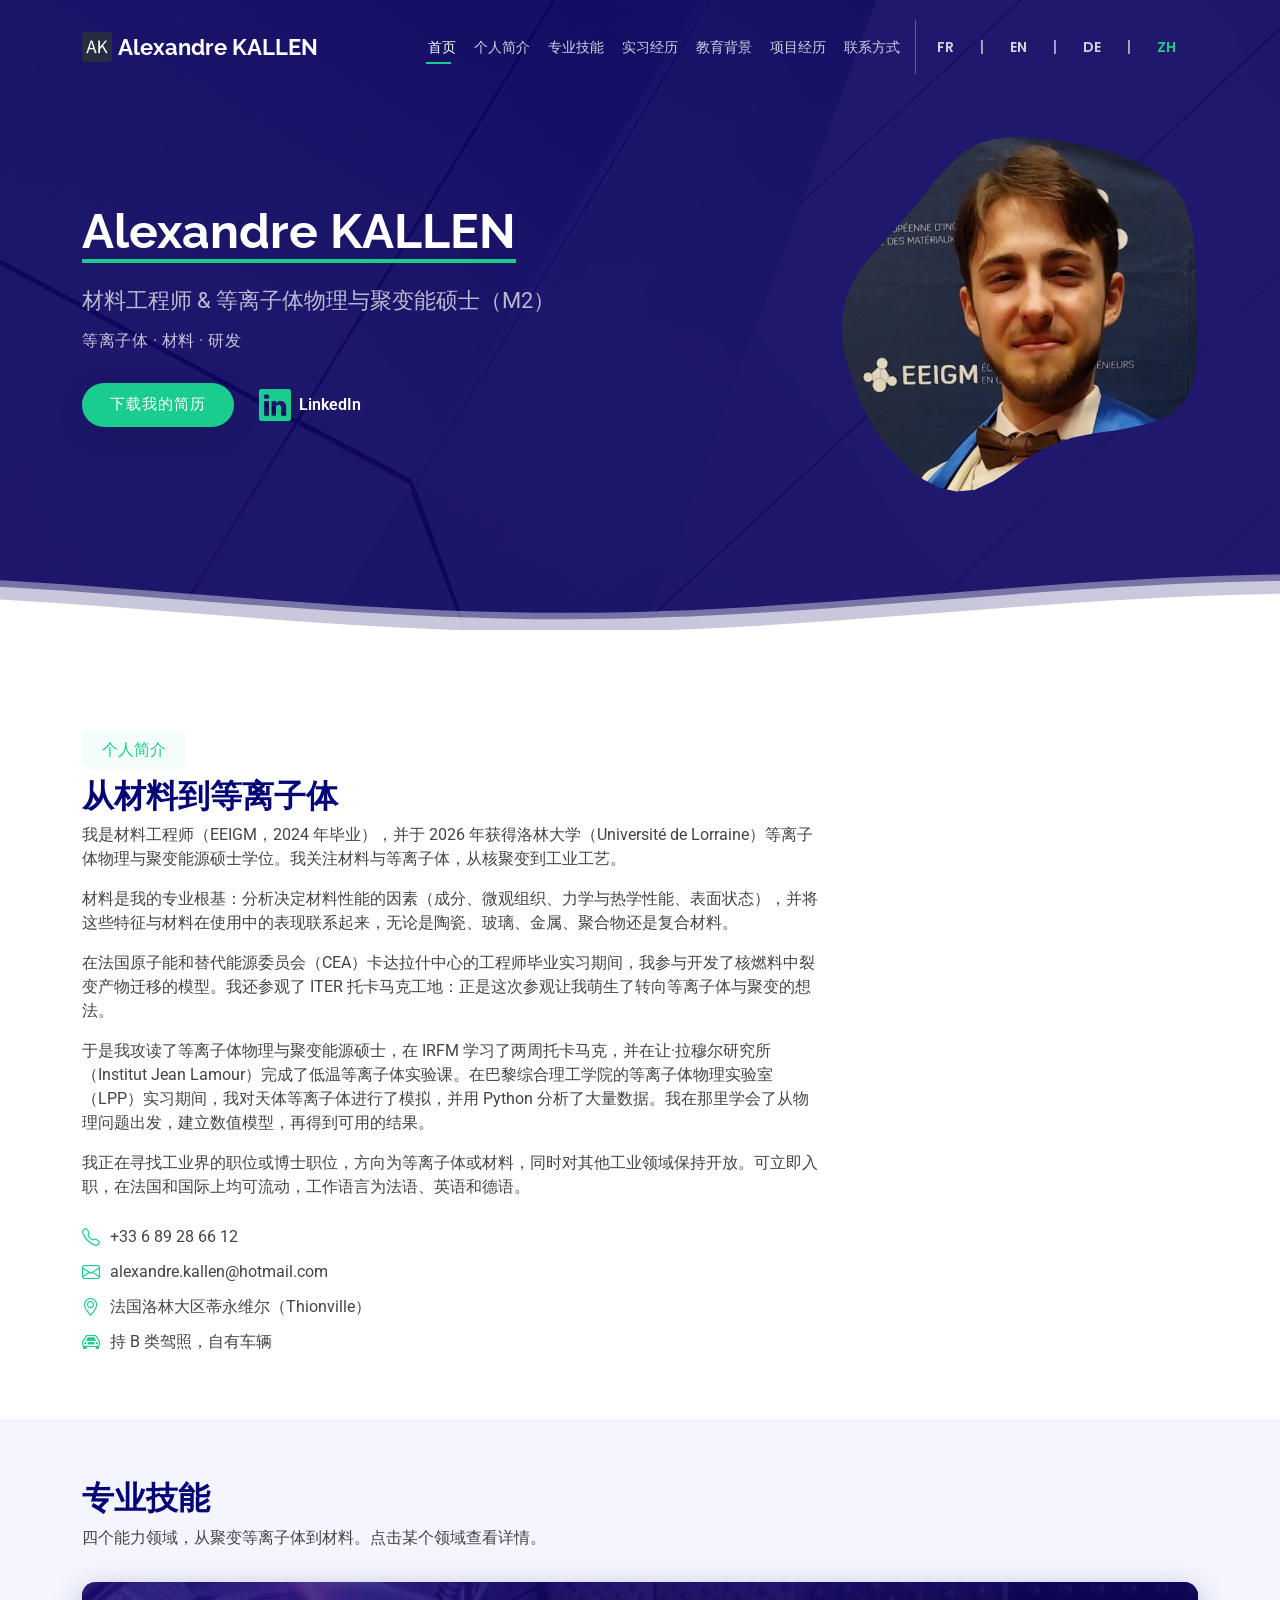
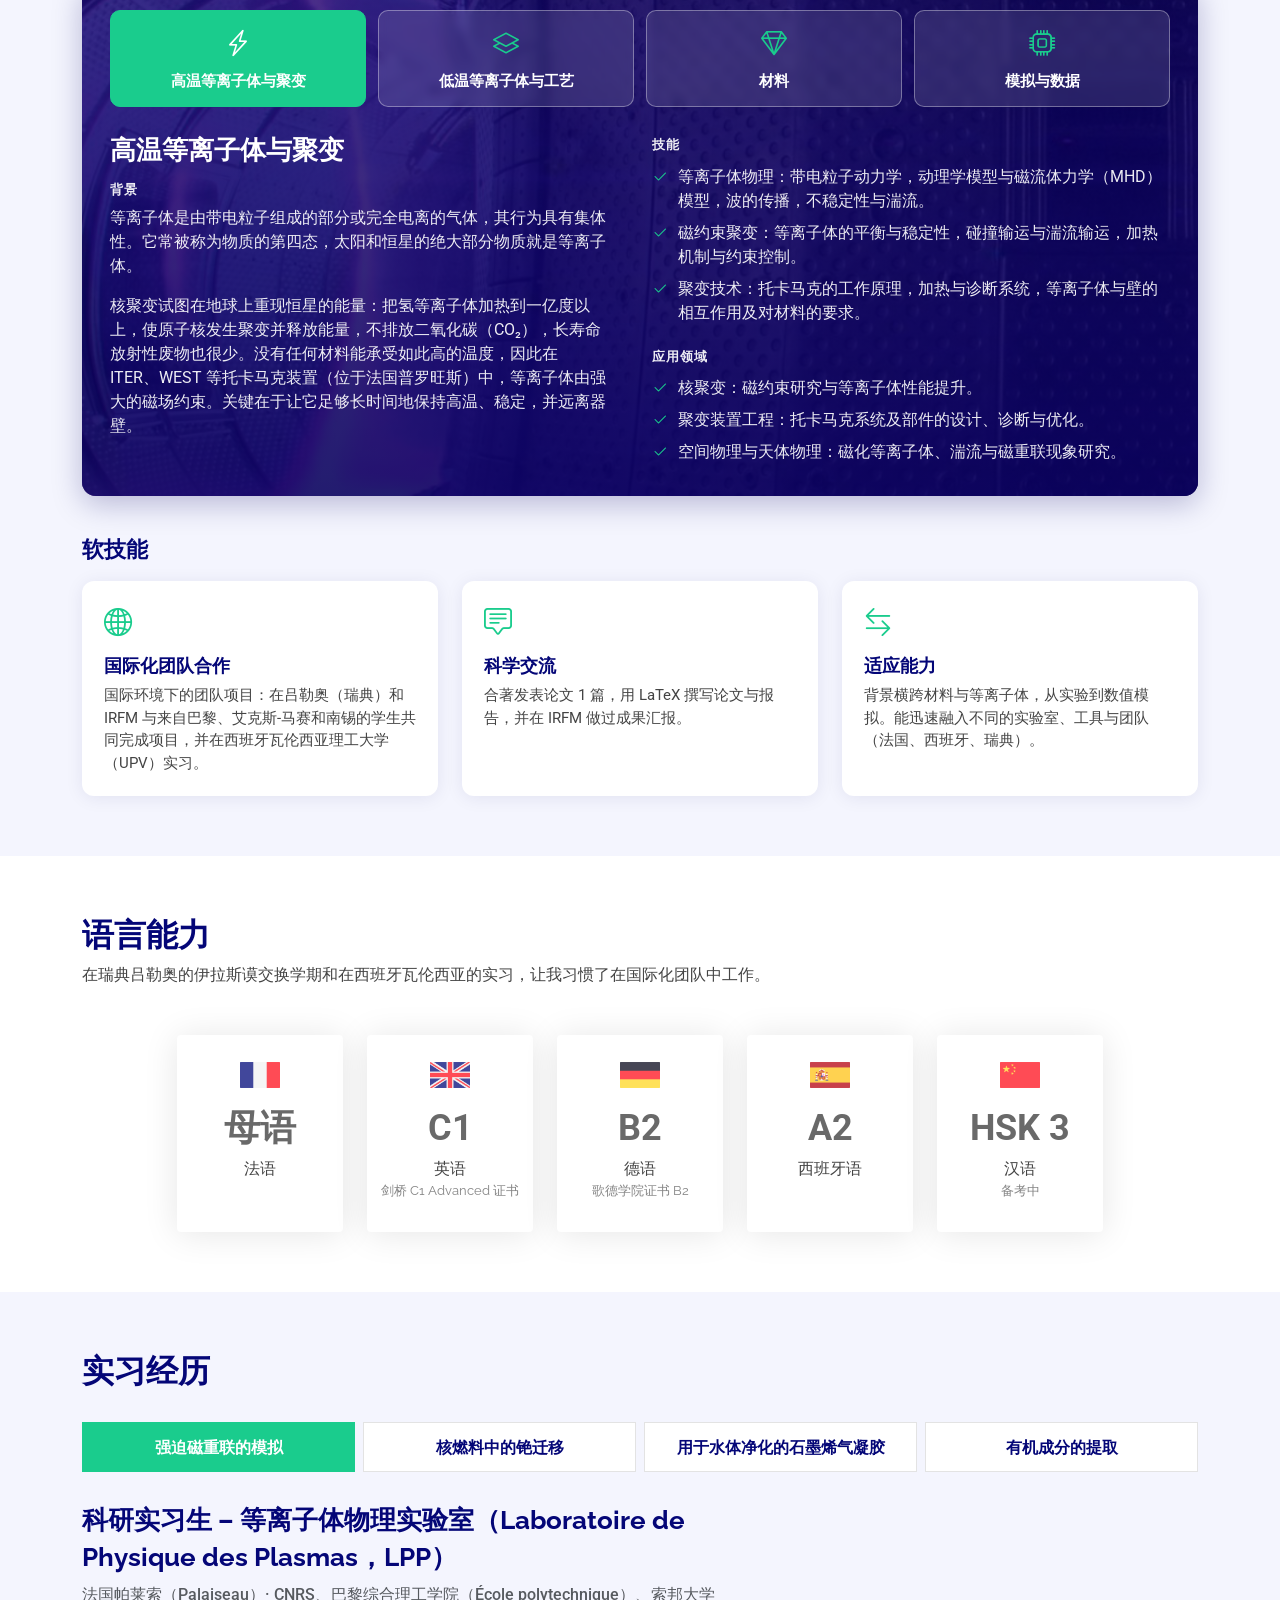
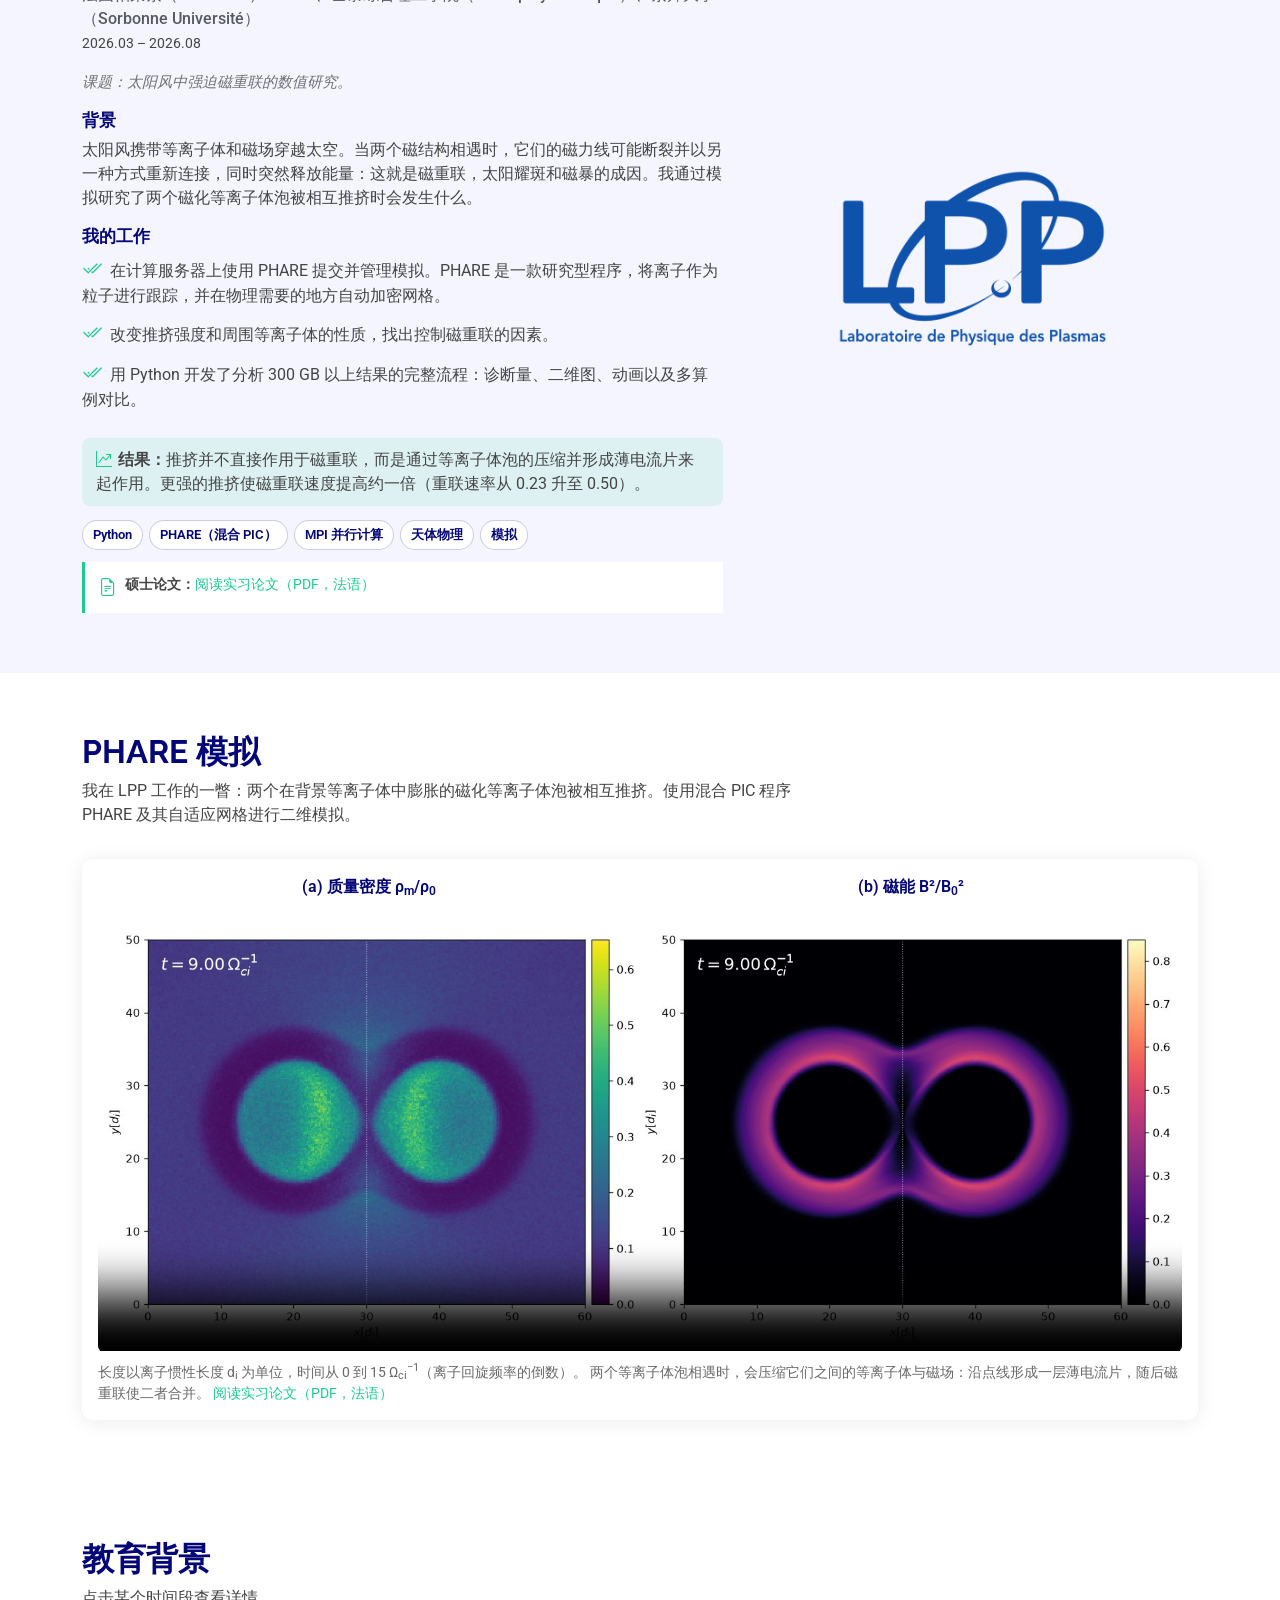
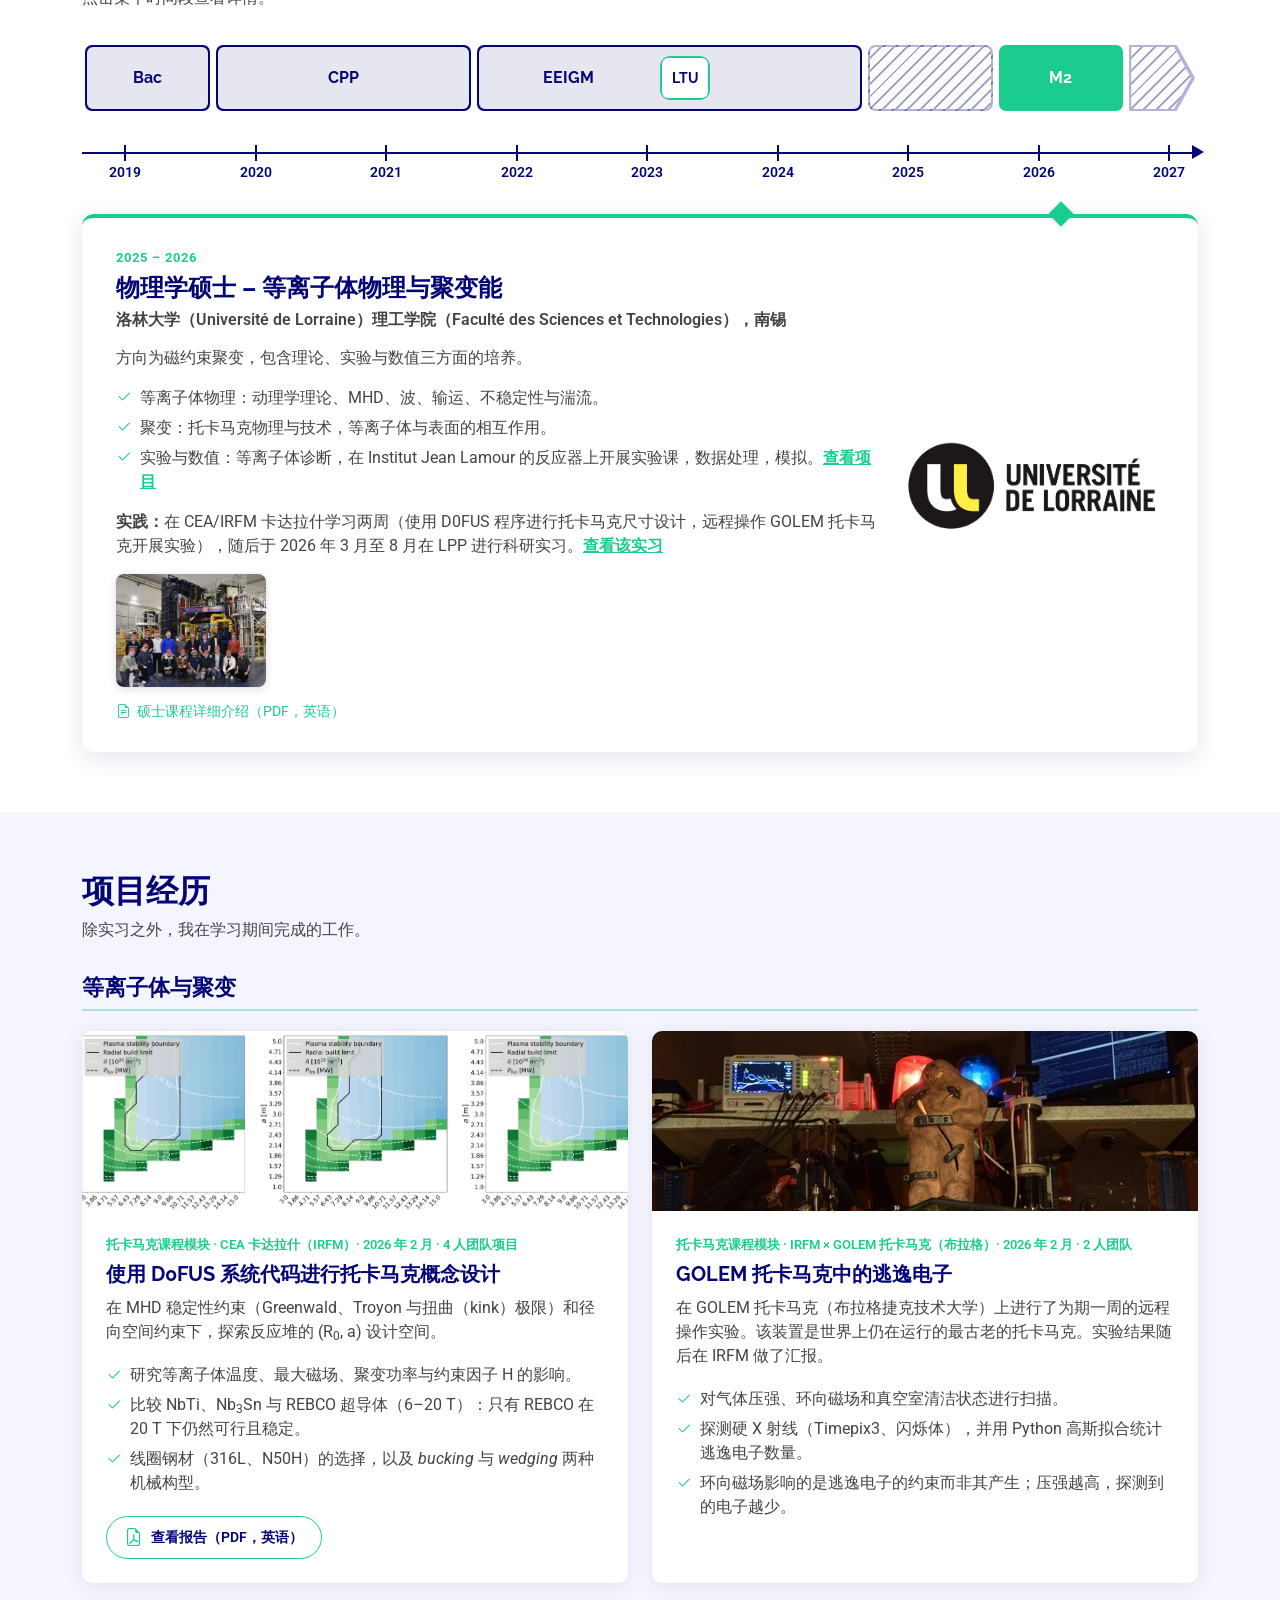
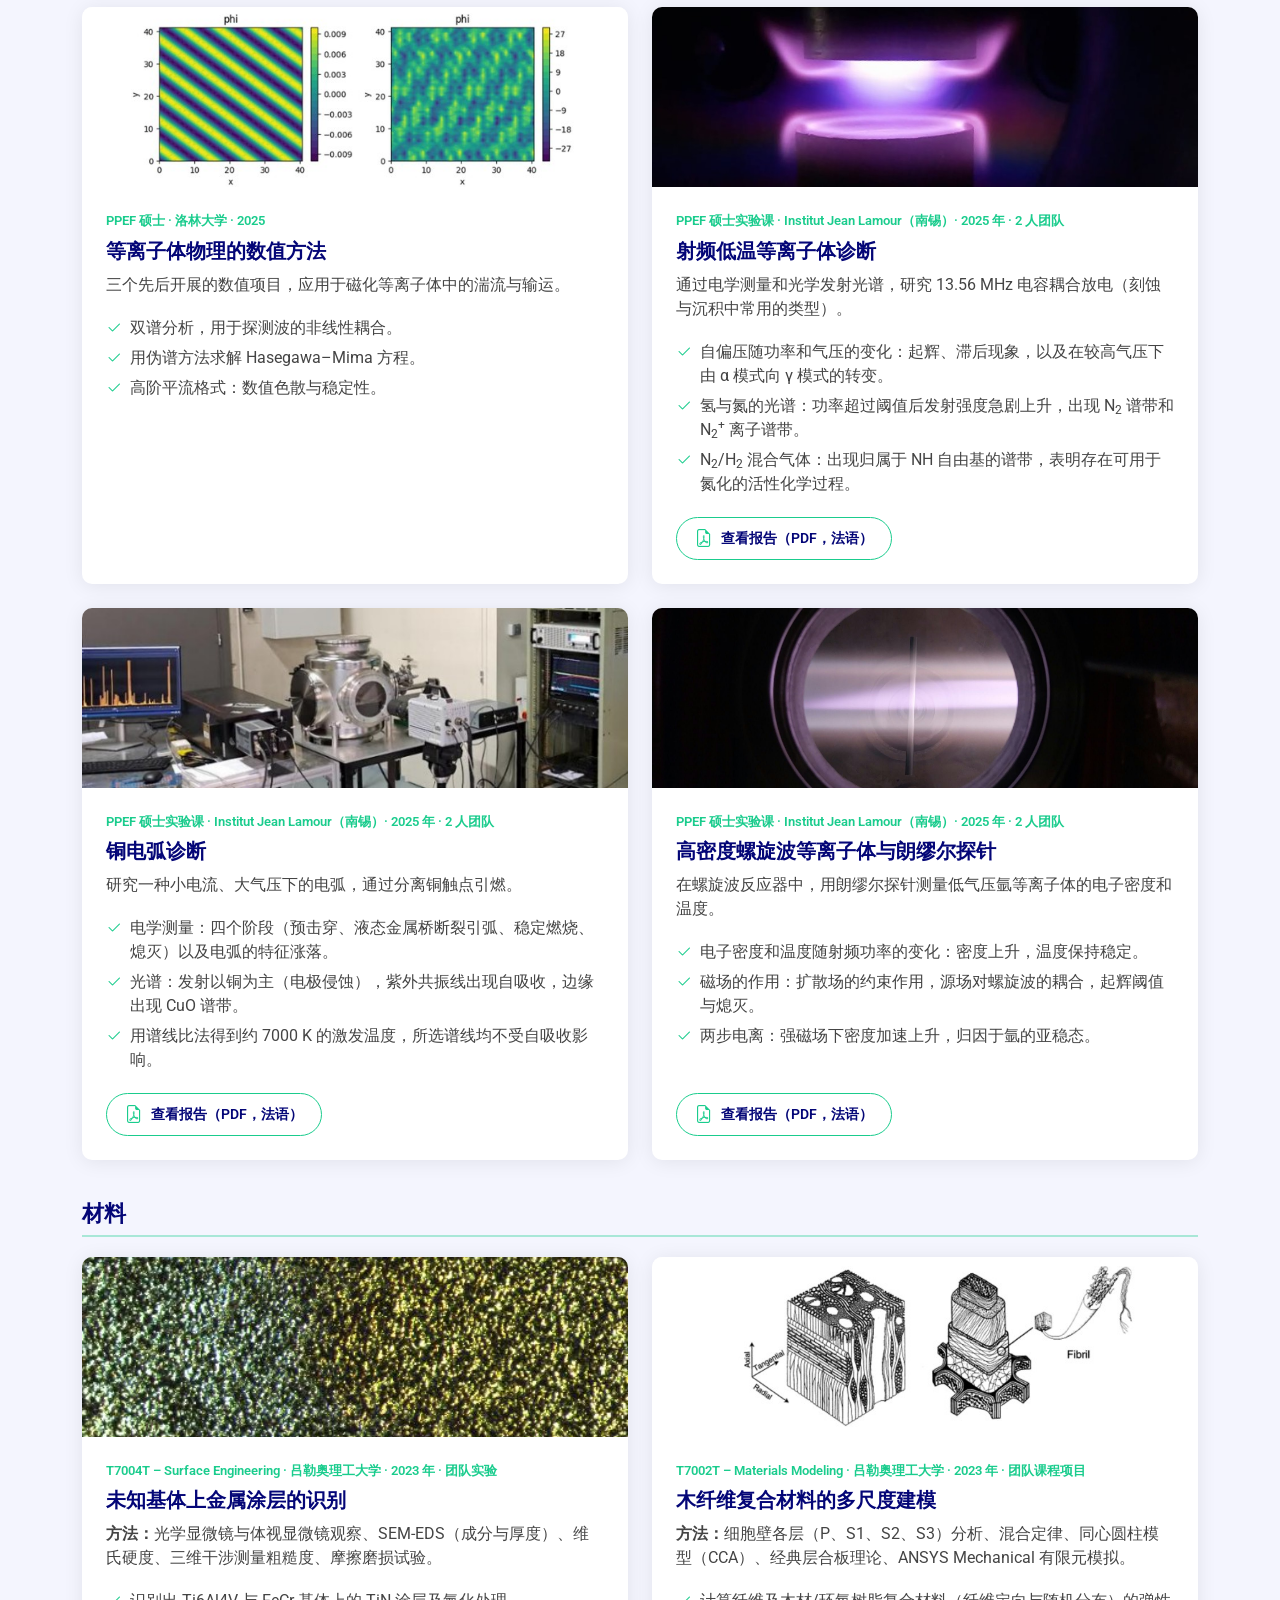
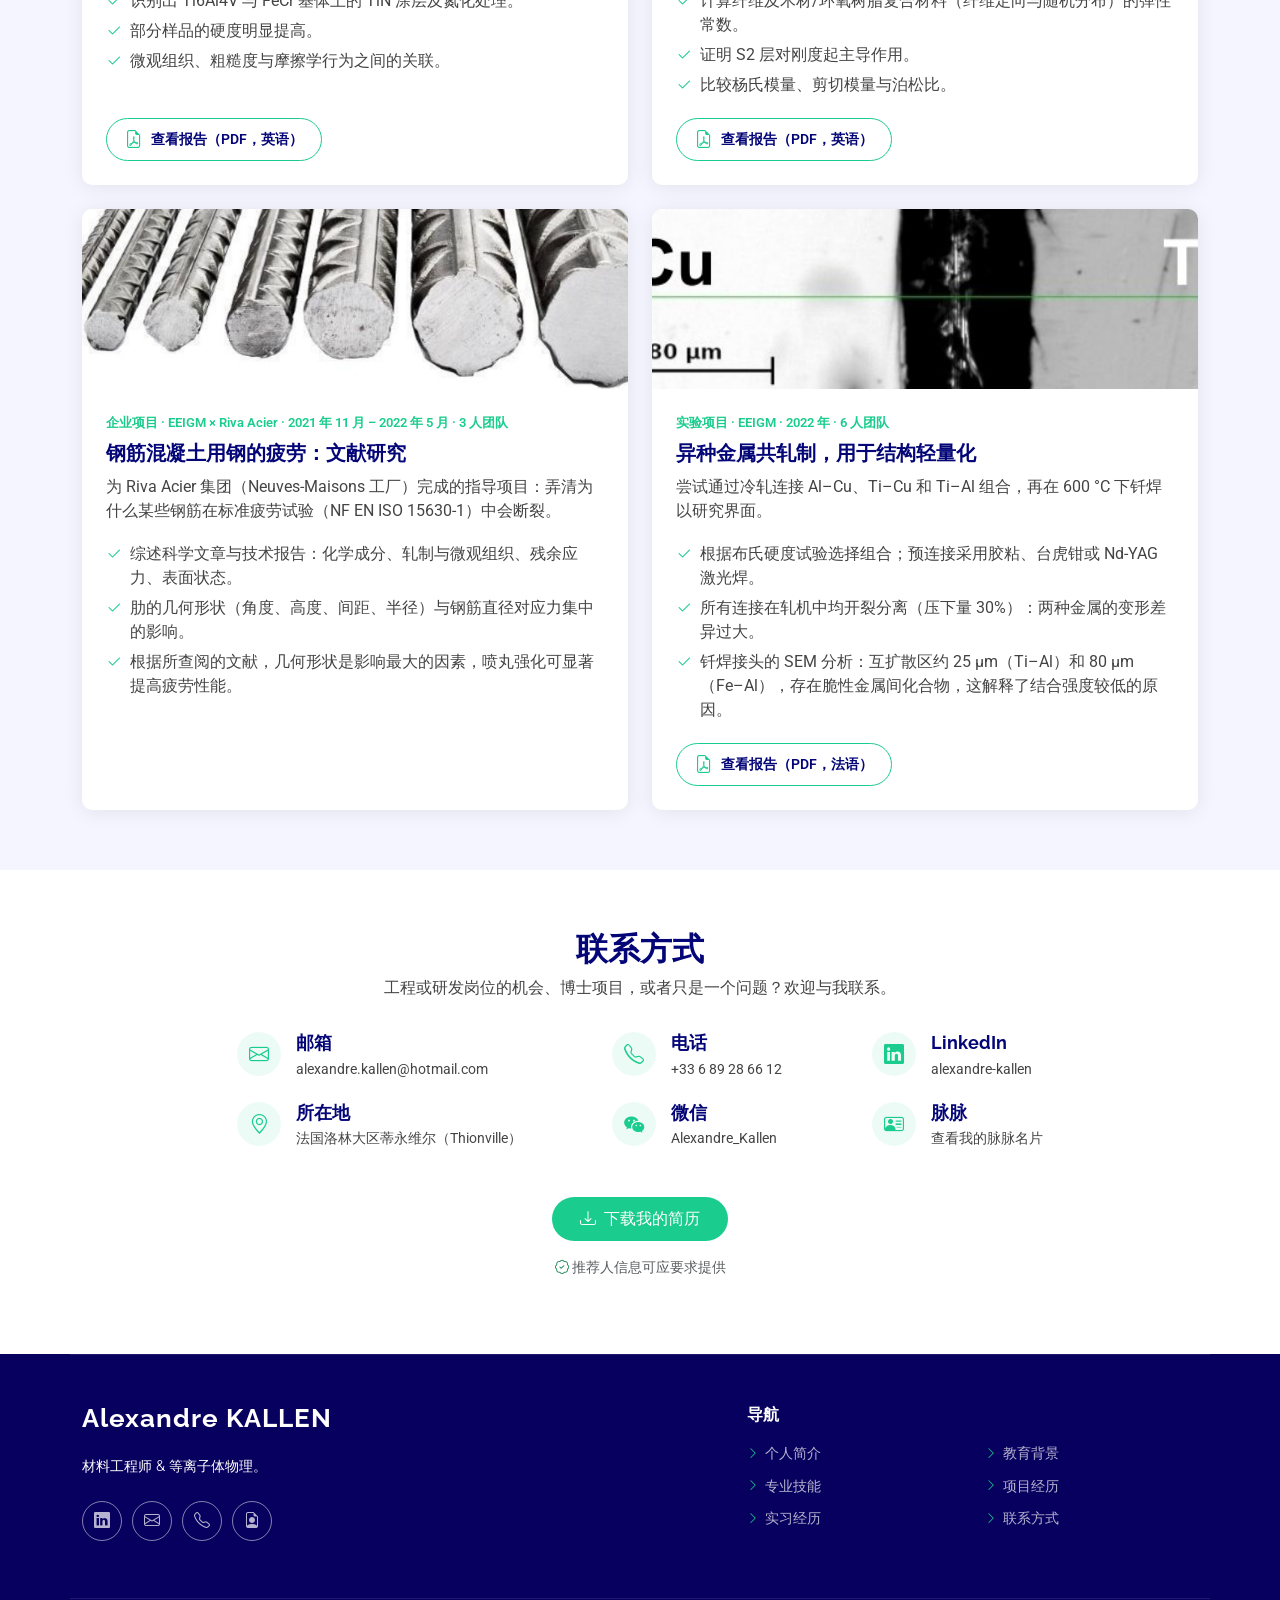
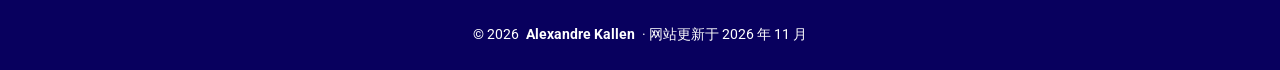
<file: zh/index.html>
<!DOCTYPE html>
<html lang="zh-CN">

<head>

  <meta charset="utf-8">
  <meta content="width=device-width, initial-scale=1.0" name="viewport">

  <script type="application/ld+json">
  {
    "@context": "https://schema.org",
    "@type": "Person",
    "name": "Alexandre Kallen",
    "url": "https://alexandre-kallen.github.io/zh/",
    "image": "https://alexandre-kallen.github.io/assets/img/profil-picture/alexandre-kallen.jpg",
    "jobTitle": "材料工程师，等离子体物理与聚变能方向硕士",
    "sameAs": ["https://www.linkedin.com/in/alexandre-kallen/"]
  }
  </script>

  <title>Alexandre Kallen – 材料工程师 &amp; 等离子体物理</title>

  <meta name="google-site-verification" content="k6O8KUT2LHrCdM3a5IxVxGklGlJseRZHyY6bxbT-aVY" />

  <meta name="description" content="Alexandre Kallen，材料工程师（EEIGM），洛林大学等离子体物理与聚变能方向硕士毕业生。等离子体、材料、研发。">
  <meta property="og:title" content="Alexandre Kallen – 材料工程师 & 等离子体物理">
  <meta property="og:description" content="材料工程师与等离子体物理学者：专注于材料科学与等离子体物理交叉领域的研发方向。">
  <meta property="og:type" content="website">
  <meta property="og:locale" content="zh_CN">
  <meta property="og:image" content="https://alexandre-kallen.github.io/assets/img/profil-picture/alexandre-kallen.jpg">
  <link rel="canonical" href="https://alexandre-kallen.github.io/zh/">
  <link rel="alternate" hreflang="fr" href="https://alexandre-kallen.github.io/">
  <link rel="alternate" hreflang="en" href="https://alexandre-kallen.github.io/en/">
  <link rel="alternate" hreflang="de" href="https://alexandre-kallen.github.io/de/">
  <link rel="alternate" hreflang="zh-CN" href="https://alexandre-kallen.github.io/zh/">
  <link rel="alternate" hreflang="x-default" href="https://alexandre-kallen.github.io/">

  <!-- Favicons -->
  <link rel="apple-touch-icon" sizes="180x180" href="../favicon/apple-touch-icon.png">
  <link rel="icon" type="image/png" sizes="32x32" href="../favicon/favicon-32x32.png">
  <link rel="icon" type="image/png" sizes="16x16" href="../favicon/favicon-16x16.png">
  <link rel="manifest" href="../favicon/site.webmanifest">

  <!-- Polices : chargées en différé pour ne pas bloquer l'affichage si Google Fonts est inaccessible (Chine continentale) -->
  <link href="https://fonts.googleapis.com" rel="preconnect">
  <link href="https://fonts.gstatic.com" rel="preconnect" crossorigin>
  <link href="https://fonts.googleapis.com/css2?family=Roboto:ital,wght@0,300;0,400;0,500;0,700;1,400&family=Poppins:wght@300;400;500;600;700&family=Raleway:wght@400;500;600;700;800&display=swap" rel="stylesheet" media="print" onload="this.media='all'">
  <noscript><link href="https://fonts.googleapis.com/css2?family=Roboto:ital,wght@0,300;0,400;0,500;0,700;1,400&family=Poppins:wght@300;400;500;600;700&family=Raleway:wght@400;500;600;700;800&display=swap" rel="stylesheet"></noscript>

  <!-- Vendor CSS Files -->
  <link href="../assets/vendor/bootstrap/css/bootstrap.min.css" rel="stylesheet">
  <link href="../assets/vendor/bootstrap-icons/bootstrap-icons.css" rel="stylesheet">
  <link href="../assets/vendor/aos/aos.css" rel="stylesheet">
  <link href="../assets/vendor/glightbox/css/glightbox.min.css" rel="stylesheet">

  <!-- Main CSS File -->
  <link href="../assets/css/main.css" rel="stylesheet">
  <link href="../assets/css/second.css" rel="stylesheet">
  <link href="../assets/css/custom.css" rel="stylesheet">
  <link href="../assets/css/timeline.css" rel="stylesheet">
</head>

<body class="index-page">

  <header id="header" class="header d-flex align-items-center fixed-top">
    <div class="container-fluid container-xl position-relative d-flex align-items-center justify-content-between">

      <a href="#hero" class="logo d-flex align-items-center">
        <img src="../assets/img/profil-picture/logo-4-bis.png" alt="AK 标志">
        <span class="sitename">Alexandre KALLEN</span>
      </a>



    <nav id="navmenu" class="navmenu">
      <ul>
        <li><a href="#hero" class="active">首页</a></li>
        <li><a href="#about">个人简介</a></li>
        <li><a href="#competences">专业技能</a></li>
        <li><a href="#experiences">实习经历</a></li>
        <li><a href="#formation">教育背景</a></li>
        <li><a href="#projets">项目经历</a></li>
        <li><a href="#contact">联系方式</a></li>

        <li class="lang-switch">
          <ul>
            <li class="lang-item lang-fr">
              <a href="/"
                hreflang="fr" lang="fr">FR</a>
            </li>

            <li class="lang-separator" aria-hidden="true">|</li>

            <li class="lang-item lang-en">
              <a href="/en/"
                hreflang="en" lang="en">EN</a>
            </li>

            <li class="lang-separator" aria-hidden="true">|</li>

            <li class="lang-item lang-de">
              <a href="/de/"
                hreflang="de" lang="de">DE</a>
            </li>

            <li class="lang-separator" aria-hidden="true">|</li>

            <li class="lang-item lang-zh">
              <a href="/zh/" class="lang-current"
                hreflang="zh-CN" lang="zh-CN" aria-current="page">ZH</a>
            </li>
          </ul>
        </li>

      </ul>

      <i class="mobile-nav-toggle d-xl-none bi bi-list"></i>
    </nav>


    </div>
  </header>

  <main class="main">

    <!-- Hero Section -->
    <section id="hero" class="hero section dark-background">
      <img src="../assets/img/hero-bg-2.jpg" alt="" class="hero-bg">

      <div class="container">
        <div class="row gy-4 justify-content-between">
          <div class="col-lg-4 order-lg-last hero-img" data-aos="zoom-out" data-aos-duration="300">
            <img src="../assets/img/profil-picture/alexandre-kallen.jpg" class="img-fluid" alt="Alexandre Kallen 的肖像照">
          </div>

          <div class="col-lg-6 d-flex flex-column justify-content-center" data-aos="fade-in">
            <h1><span>Alexandre KALLEN</span></h1>
            <p>材料工程师 &amp; 等离子体物理与聚变能硕士（M2）</p>
            <p class="hero-tagline">等离子体 · 材料 · 研发</p>
            <div class="d-flex flex-wrap">
              <a href="../assets/cv/CV_Alexandre_Kallen_ZH.pdf" class="btn-get-started" download="CV_Alexandre_Kallen_ZH.pdf">下载我的简历</a>
              <a href="https://www.linkedin.com/in/alexandre-kallen/" target="_blank" rel="noopener" class="btn-watch-video d-flex align-items-center"><i class="bi bi-linkedin"></i><span>LinkedIn</span></a>
            </div>
          </div>

        </div>
      </div>

      <svg class="hero-waves" xmlns="http://www.w3.org/2000/svg" xmlns:xlink="http://www.w3.org/1999/xlink" viewBox="0 24 150 28 " preserveAspectRatio="none">
        <defs>
          <path id="wave-path" d="M-160 44c30 0 58-18 88-18s 58 18 88 18 58-18 88-18 58 18 88 18 v44h-352z"></path>
        </defs>
        <g class="wave1">
          <use xlink:href="#wave-path" x="50" y="3"></use>
        </g>
        <g class="wave2">
          <use xlink:href="#wave-path" x="50" y="0"></use>
        </g>
        <g class="wave3">
          <use xlink:href="#wave-path" x="50" y="9"></use>
        </g>
      </svg>

    </section><!-- /Hero Section -->

    <!-- About Section -->
    <section id="about" class="about section">

      <div class="container" data-aos="fade-up" data-aos-delay="100" data-aos-duration="300">

        <div class="row">
          <div class="col-xl-8 content">
            <h3>个人简介</h3>
            <h2>从材料到等离子体</h2>
            <p>我是材料工程师（EEIGM，2024 年毕业），并于 2026 年获得洛林大学（Université de Lorraine）等离子体物理与聚变能源硕士学位。我关注材料与等离子体，从核聚变到工业工艺。</p>
            <p>材料是我的专业根基：分析决定材料性能的因素（成分、微观组织、力学与热学性能、表面状态），并将这些特征与材料在使用中的表现联系起来，无论是陶瓷、玻璃、金属、聚合物还是复合材料。</p>
            <p>在法国原子能和替代能源委员会（CEA）卡达拉什中心的工程师毕业实习期间，我参与开发了核燃料中裂变产物迁移的模型。我还参观了 ITER 托卡马克工地：正是这次参观让我萌生了转向等离子体与聚变的想法。</p>
            <p>于是我攻读了等离子体物理与聚变能源硕士，在 IRFM 学习了两周托卡马克，并在让·拉穆尔研究所（Institut Jean Lamour）完成了低温等离子体实验课。在巴黎综合理工学院的等离子体物理实验室（LPP）实习期间，我对天体等离子体进行了模拟，并用 Python 分析了大量数据。我在那里学会了从物理问题出发，建立数值模型，再得到可用的结果。</p>
            <p>我正在寻找工业界的职位或博士职位，方向为等离子体或材料，同时对其他工业领域保持开放。可立即入职，在法国和国际上均可流动，工作语言为法语、英语和德语。</p>
            <ul class="contact-list">
              <li><i class="bi bi-telephone"></i><a href="tel:+33689286612">+33 6 89 28 66 12</a></li>
              <li><i class="bi bi-envelope"></i><a href="mailto:alexandre.kallen@hotmail.com">alexandre.kallen@hotmail.com</a></li>
              <li><i class="bi bi-geo-alt"></i><span>法国洛林大区蒂永维尔（Thionville）</span></li>
              <li><i class="bi bi-car-front"></i><span>持 B 类驾照，自有车辆</span></li>
            </ul>
          </div>

        </div>

      </div>

    </section><!-- /About Section -->


    <!-- Skills -->
    <section id="competences" class="competences section light-background">
      <div class="container">
        <div class="section-heading">
          <h2>专业技能</h2>
          <p>四个能力领域，从聚变等离子体到材料。点击某个领域查看详情。</p>
        </div>

        <!-- 四个领域：点击后切换背景与文字 -->
        <div class="profile-explorer" id="profileExplorer" data-aos="fade-up">
          <div class="pe-bg" aria-hidden="true">
          <div class="pe-bg-layer is-active" style="background-image:url('../assets/img/projets/bg-plasmas.jpg'), linear-gradient(135deg,#0c0091,#08005e);"></div>
          <div class="pe-bg-layer" style="background-image:url('../assets/img/projets/img_rf.jpg'), linear-gradient(135deg,#0c0091,#08005e);"></div>
          <div class="pe-bg-layer" style="background-image:url('../assets/img/projets/revetement-nitrure-de-titane-tin.jpg'), linear-gradient(135deg,#0c0091,#08005e);"></div>
          <div class="pe-bg-layer" style="background-image:url('../assets/img/projets/abaqus.jpg'), linear-gradient(135deg,#0c0091,#08005e);"></div>
          </div>
          <div class="pe-overlay"></div>
          <div class="pe-inner">
            <div class="pe-tabs" role="tablist" aria-label="我的四大技能领域">
              <button type="button" class="pe-tab is-active" role="tab" id="pe-tab-fusion" aria-controls="pe-fusion" aria-selected="true" data-index="0"><i class="bi bi-lightning-charge"></i><span>高温等离子体与聚变</span></button>
              <button type="button" class="pe-tab" role="tab" id="pe-tab-froids" aria-controls="pe-froids" aria-selected="false" data-index="1"><i class="bi bi-layers"></i><span>低温等离子体与工艺</span></button>
              <button type="button" class="pe-tab" role="tab" id="pe-tab-materiaux" aria-controls="pe-materiaux" aria-selected="false" data-index="2"><i class="bi bi-gem"></i><span>材料</span></button>
              <button type="button" class="pe-tab" role="tab" id="pe-tab-simulation" aria-controls="pe-simulation" aria-selected="false" data-index="3"><i class="bi bi-cpu"></i><span>模拟与数据</span></button>
            </div>
            <div class="pe-panels">
              <div class="pe-panel is-active" id="pe-fusion" role="tabpanel" aria-labelledby="pe-tab-fusion">
                <div class="row gy-4">
                  <div class="col-lg-6">
                    <h3>高温等离子体与聚变</h3>
                    <p class="pe-label">背景</p>
                    <p>等离子体是由带电粒子组成的部分或完全电离的气体，其行为具有集体性。它常被称为物质的第四态，太阳和恒星的绝大部分物质就是等离子体。</p>
                    <p>核聚变试图在地球上重现恒星的能量：把氢等离子体加热到一亿度以上，使原子核发生聚变并释放能量，不排放二氧化碳（CO₂），长寿命放射性废物也很少。没有任何材料能承受如此高的温度，因此在 ITER、WEST 等托卡马克装置（位于法国普罗旺斯）中，等离子体由强大的磁场约束。关键在于让它足够长时间地保持高温、稳定，并远离器壁。</p>
                  </div>
                  <div class="col-lg-6">
                    <p class="pe-label">技能</p>
                    <ul>
                      <li><i class="bi bi-check2"></i> 等离子体物理：带电粒子动力学，动理学模型与磁流体力学（MHD）模型，波的传播，不稳定性与湍流。</li>
                      <li><i class="bi bi-check2"></i> 磁约束聚变：等离子体的平衡与稳定性，碰撞输运与湍流输运，加热机制与约束控制。</li>
                      <li><i class="bi bi-check2"></i> 聚变技术：托卡马克的工作原理，加热与诊断系统，等离子体与壁的相互作用及对材料的要求。</li>
                    </ul>
                    <p class="pe-label">应用领域</p>
                    <ul>
                      <li><i class="bi bi-check2"></i> 核聚变：磁约束研究与等离子体性能提升。</li>
                      <li><i class="bi bi-check2"></i> 聚变装置工程：托卡马克系统及部件的设计、诊断与优化。</li>
                      <li><i class="bi bi-check2"></i> 空间物理与天体物理：磁化等离子体、湍流与磁重联现象研究。</li>
                    </ul>
                  </div>
                </div>
              </div>
              <div class="pe-panel" id="pe-froids" role="tabpanel" aria-labelledby="pe-tab-froids" hidden>
                <div class="row gy-4">
                  <div class="col-lg-6">
                    <h3>低温等离子体与工艺</h3>
                    <p class="pe-label">背景</p>
                    <p>与用于聚变的等离子体不同，低温等离子体通常处于热力学非平衡状态：电子能量很高，而气体温度要低得多，有时接近室温。它们可以在低气压或大气压下产生，通常通过放电实现。</p>
                    <p>其高反应活性可用于刻蚀、沉积薄膜或改变表面性质，而被处理材料的升温往往有限。这些工艺广泛应用于微电子和工业表面处理。</p>
                  </div>
                  <div class="col-lg-6">
                    <p class="pe-label">技能</p>
                    <ul>
                      <li><i class="bi bi-check2"></i> 放电物理：直流、射频与微波放电的原理，等离子体鞘层的行为。</li>
                      <li><i class="bi bi-check2"></i> 实验诊断：在不同等离子体源的实验课中使用朗缪尔（Langmuir）探针和光学发射光谱（OES）。</li>
                      <li><i class="bi bi-check2"></i> 等离子体与表面的相互作用：了解溅射、沉积与侵蚀机制。</li>
                      <li><i class="bi bi-check2"></i> 课程中学习的工艺：PECVD、磁控溅射与等离子体刻蚀。</li>
                    </ul>
                    <p class="pe-label">应用领域</p>
                    <ul>
                      <li><i class="bi bi-check2"></i> 微电子与半导体：薄膜刻蚀与沉积。</li>
                      <li><i class="bi bi-check2"></i> 功能涂层：耐磨硬质涂层、光学涂层或防护涂层。</li>
                      <li><i class="bi bi-check2"></i> 表面处理：氮化、清洗，以及粘接或喷涂前的表面活化。</li>
                      <li><i class="bi bi-check2"></i> 健康与环境：灭菌、气体处理。</li>
                    </ul>
                  </div>
                </div>
              </div>
              <div class="pe-panel" id="pe-materiaux" role="tabpanel" aria-labelledby="pe-tab-materiaux" hidden>
                <div class="row gy-4">
                  <div class="col-lg-6">
                    <h3>材料科学</h3>
                    <p class="pe-label">背景</p>
                    <p>为什么玻璃会碎裂而金属会变形？为什么有些钢比其他钢更耐腐蚀？答案取决于材料的成分、内部结构以及使用条件等因素。</p>
                    <p>材料科学试图理解这些关系，以便根据用途选择、设计或改进材料，从飞机到食品包装都是如此。它依赖于在不同尺度上观察物质、测量其性能（强度、硬度、磨损、腐蚀、耐热性）并研究制造工艺，目标是提升产品的性能、可靠性和使用寿命。这是我的工程师专业背景，也是我整个经历的基础。</p>
                  </div>
                  <div class="col-lg-6">
                    <p class="pe-label">技能</p>
                    <ul>
                      <li><i class="bi bi-check2"></i> 材料科学与材料行为：成分、显微组织与力学、热学、化学性能之间的关系，相变与劣化机制。</li>
                      <li><i class="bi bi-check2"></i> 材料表征：显微组织分析，物相与成分鉴定，力学、热学与表面性能测量。</li>
                      <li><i class="bi bi-check2"></i> 制备与工艺：理解制造方法、热处理及其对材料性能的影响。</li>
                    </ul>
                    <p class="pe-label">应用领域</p>
                    <ul>
                      <li><i class="bi bi-check2"></i> 能源与核能：承受极端条件的材料。</li>
                      <li><i class="bi bi-check2"></i> 交通与航空：合金、复合材料与工程涂层。</li>
                      <li><i class="bi bi-check2"></i> 工业：材料开发、工艺优化与质量控制。</li>
                      <li><i class="bi bi-check2"></i> 环境与包装：多孔材料、聚合物与水处理。</li>
                    </ul>
                  </div>
                </div>
              </div>
              <div class="pe-panel" id="pe-simulation" role="tabpanel" aria-labelledby="pe-tab-simulation" hidden>
                <div class="row gy-4">
                  <div class="col-lg-6">
                    <h3>模拟与数据</h3>
                    <p class="pe-label">背景</p>
                    <p>当实验太昂贵、太快、太危险，或根本无法进行时（比如反应堆堆芯，或太阳与地球之间的空间），人们就在计算机中重现它：把物理转化为方程，再用数值方法求解。</p>
                    <p>模拟往往产生海量结果，需要进行筛选、可视化，并从中得出少数可靠的结论。这种“先建模、再分析”的双重工作，正是我在最近两次实习中所做的。</p>
                    <p>在工程领域，同样的方法用于零件设计：先用计算机辅助设计（CAD）绘制零件，再在制造前用有限元方法计算其强度。</p>
                  </div>
                  <div class="col-lg-6">
                    <p class="pe-label">技能</p>
                    <ul>
                      <li><i class="bi bi-check2"></i> 数值建模与模拟：开发并运用物理模型研究复杂现象，尤其是等离子体与材料领域。</li>
                      <li><i class="bi bi-check2"></i> 数值方法：方程求解，计算稳定性与精度研究，模拟与参数研究。</li>
                      <li><i class="bi bi-check2"></i> 编程与数据分析：用 Python 处理、自动化并可视化科学数据，分析并解读结果。</li>
                      <li><i class="bi bi-check2"></i> 科学计算工具：使用模拟程序、Linux 环境，处理大规模数据并进行并行计算。</li>
                    </ul>
                    <p class="pe-label">应用领域</p>
                    <ul>
                      <li><i class="bi bi-check2"></i> 科学研究：复杂现象建模、数值模拟与实验结果分析。</li>
                      <li><i class="bi bi-check2"></i> 工程与工业研发：产品与工艺的设计优化，减少实验次数。</li>
                      <li><i class="bi bi-check2"></i> 数据分析：处理大规模数据，自动化分析，辅助决策。</li>
                    </ul>
                  </div>
                </div>
              </div>
            </div>
          </div>
        </div>

        <h3 class="soft-title">软技能</h3>
        <div class="row gy-4">
          <div class="col-md-4">
            <div class="soft-card">
              <i class="bi bi-globe2"></i>
              <h4>国际化团队合作</h4>
              <p>国际环境下的团队项目：在吕勒奥（瑞典）和 IRFM 与来自巴黎、艾克斯-马赛和南锡的学生共同完成项目，并在西班牙瓦伦西亚理工大学（UPV）实习。</p>
            </div>
          </div>
          <div class="col-md-4">
            <div class="soft-card">
              <i class="bi bi-chat-square-text"></i>
              <h4>科学交流</h4>
              <p>合著发表论文 1 篇，用 LaTeX 撰写论文与报告，并在 IRFM 做过成果汇报。</p>
            </div>
          </div>
          <div class="col-md-4">
            <div class="soft-card">
              <i class="bi bi-arrow-left-right"></i>
              <h4>适应能力</h4>
              <p>背景横跨材料与等离子体，从实验到数值模拟。能迅速融入不同的实验室、工具与团队（法国、西班牙、瑞典）。</p>
            </div>
          </div>
        </div>
      </div>
    </section><!-- /Skills -->

    <!-- Languages -->
    <section id="langues" class="stats section">
      <div class="container" data-aos="fade-up" data-aos-delay="100">
        <div class="section-heading">
          <h2>语言能力</h2>
          <p>在瑞典吕勒奥的伊拉斯谟交换学期和在西班牙瓦伦西亚的实习，让我习惯了在国际化团队中工作。</p>
        </div>

        <div class="row gy-4 justify-content-center">

          <div class="col-6 col-md-4 col-lg-2 d-flex flex-column align-items-center">
            <div class="stats-item">
              <img src="../assets/img/flags/french-flag.png" alt="" class="flag">
              <span>母语</span>
              <p>法语</p>
            </div>
          </div>

          <div class="col-6 col-md-4 col-lg-2 d-flex flex-column align-items-center">
            <div class="stats-item">
              <img src="../assets/img/flags/english-flag.png" alt="" class="flag">
              <span>C1</span>
              <p>英语<br><small>剑桥 C1 Advanced 证书</small></p>
            </div>
          </div>

          <div class="col-6 col-md-4 col-lg-2 d-flex flex-column align-items-center">
            <div class="stats-item">
              <img src="../assets/img/flags/german-flag.png" alt="" class="flag">
              <span>B2</span>
              <p>德语<br><small>歌德学院证书 B2</small></p>
            </div>
          </div>

          <div class="col-6 col-md-4 col-lg-2 d-flex flex-column align-items-center">
            <div class="stats-item">
              <img src="../assets/img/flags/spanish-flag.png" alt="" class="flag">
              <span>A2</span>
              <p>西班牙语</p>
            </div>
          </div>

          <div class="col-6 col-md-4 col-lg-2 d-flex flex-column align-items-center">
            <div class="stats-item">
              <img src="../assets/img/flags/chinese-flag.png" alt="" class="flag">
              <span class="small-level">HSK 3</span>
              <p>汉语<br><small>备考中</small></p>
            </div>
          </div>

        </div>
      </div>
    </section><!-- /Languages -->

    <!-- Experiences -->
    <section id="experiences" class="features2 section light-background">

      <div class="container">
        <div class="section-heading">
          <h2>实习经历</h2>
        </div>

        <ul class="nav nav-tabs row d-flex g-2" data-aos="fade-up" data-aos-delay="100">
          <li class="nav-item col-6 col-lg-3">
            <a class="nav-link active show" data-bs-toggle="tab" data-bs-target="#exp-lpp">
              <h4><span class="d-none d-lg-inline">强迫磁重联的模拟</span><span class="d-lg-none">LPP · 2026</span></h4>
            </a>
          </li>
          <li class="nav-item col-6 col-lg-3">
            <a class="nav-link" data-bs-toggle="tab" data-bs-target="#exp-cea">
              <h4><span class="d-none d-lg-inline">核燃料中的铯迁移</span><span class="d-lg-none">CEA · 2024</span></h4>
            </a>
          </li>
          <li class="nav-item col-6 col-lg-3">
            <a class="nav-link" data-bs-toggle="tab" data-bs-target="#exp-upv">
              <h4><span class="d-none d-lg-inline">用于水体净化的石墨烯气凝胶</span><span class="d-lg-none">UPV · 2023</span></h4>
            </a>
          </li>
          <li class="nav-item col-6 col-lg-3">
            <a class="nav-link" data-bs-toggle="tab" data-bs-target="#exp-ceratizit">
              <h4><span class="d-none d-lg-inline">有机成分的提取</span><span class="d-lg-none">CERATIZIT · 2021</span></h4>
            </a>
          </li>
        </ul>

        <div class="tab-content" data-aos="fade-up" data-aos-delay="200">

          <div class="tab-pane fade active show" id="exp-lpp">
            <div class="row gy-4">
              <div class="col-lg-7 order-2 order-lg-1">
                <h3>科研实习生 – 等离子体物理实验室（Laboratoire de Physique des Plasmas，LPP）</h3>
                <span class="text-muted h6">法国帕莱索（Palaiseau）· CNRS、巴黎综合理工学院（École polytechnique）、索邦大学（Sorbonne Université）</span>
                <p><small>2026.03 – 2026.08</small></p>
                <p class="exp-subject">课题：太阳风中强迫磁重联的数值研究。</p>
                <h4>背景</h4>
                <p>太阳风携带等离子体和磁场穿越太空。当两个磁结构相遇时，它们的磁力线可能断裂并以另一种方式重新连接，同时突然释放能量：这就是磁重联，太阳耀斑和磁暴的成因。我通过模拟研究了两个磁化等离子体泡被相互推挤时会发生什么。</p>
                <h4>我的工作</h4>
                <ul>
                  <li><i class="bi bi-check2-all"></i> <span>在计算服务器上使用 PHARE 提交并管理模拟。PHARE 是一款研究型程序，将离子作为粒子进行跟踪，并在物理需要的地方自动加密网格。</span></li>
                  <li><i class="bi bi-check2-all"></i> <span>改变推挤强度和周围等离子体的性质，找出控制磁重联的因素。</span></li>
                  <li><i class="bi bi-check2-all"></i> <span>用 Python 开发了分析 300 GB 以上结果的完整流程：诊断量、二维图、动画以及多算例对比。</span></li>
                </ul>
                <p class="exp-result"><i class="bi bi-graph-up-arrow"></i><strong>结果：</strong>推挤并不直接作用于磁重联，而是通过等离子体泡的压缩并形成薄电流片来起作用。更强的推挤使磁重联速度提高约一倍（重联速率从 0.23 升至 0.50）。</p>
                <div class="exp-tools"><span>Python</span><span>PHARE（混合 PIC）</span><span>MPI 并行计算</span><span>天体物理</span><span>模拟</span></div>
                <p class="publication"><i class="bi bi-file-earmark-text"></i> <span><strong>硕士论文：</strong><a href="../assets/reports/memoire-reconnexion-magnetique-forcee-lpp-2026.pdf" target="_blank" rel="noopener">阅读实习论文（PDF，法语）</a></span></p>
              </div>
              <div class="col-lg-5 order-1 order-lg-2 company-logos">
                <div class="logo-box">
                  <img src="../assets/img/logos/lpp-logo.png" alt="等离子体物理实验室（Laboratoire de Physique des Plasmas）" class="img-fluid">
                </div>
              </div>
            </div>
          </div>

          <div class="tab-pane fade" id="exp-cea">
            <div class="row gy-4">
              <div class="col-lg-7 order-2 order-lg-1">
                <h3>毕业实习 – 法国原子能和替代能源委员会（CEA）</h3>
                <span class="text-muted h6">法国卡达拉什（Cadarache）</span>
                <p><small>2024.02 – 2024.08</small></p>
                <p class="exp-subject">课题：钠冷快中子反应堆燃料棒中铯迁移建模的热力学计算。</p>
                <h4>背景</h4>
                <p>在钠冷快中子反应堆中，燃料中心的温度很高。裂变产生的某些元素（如铯）会沿燃料棒迁移，从而可能改变燃料棒的行为。目标是更好地预测这种迁移。</p>
                <h4>我的工作</h4>
                <ul>
                  <li><i class="bi bi-check2-all"></i> <span>使用热力学软件，计算铯在不同温度和燃料成分下的化学形态。</span></li>
                  <li><i class="bi bi-check2-all"></i> <span>用 Python 编写耦合该化学过程与扩散的模型，模拟铯的输运。</span></li>
                  <li><i class="bi bi-check2-all"></i> <span>测试各参数的影响，以验证并改进模型。</span></li>
                </ul>
                <p class="exp-result"><i class="bi bi-graph-up-arrow"></i><strong>结果：</strong>工作成果已纳入一篇发表的论文（合著者）。</p>
                <div class="exp-tools"><span>Python</span><span>OpenCalphad（CALPHAD）</span><span>热力学</span><span>建模</span></div>
                <p class="publication"><i class="bi bi-journal-text"></i> <span><strong>发表论文（合著者，第四作者，负责部分图表）：</strong>F. Bernachy-Barbe, T. Barani, J.-C. Dumas, A. Kallen, "A practical cesium axial migration model for fast reactor fuel pins", <em>Nuclear Engineering and Technology</em> 57 (7), 103521 (2025)。<a href="https://doi.org/10.1016/j.net.2025.103521" target="_blank" rel="noopener">DOI：10.1016/j.net.2025.103521</a></span></p>
              </div>
              <div class="col-lg-5 order-1 order-lg-2 company-logos">
                <div class="logo-box">
                  <img src="../assets/img/logos/CEA_logo_nouveau.svg" alt="CEA" class="img-fluid">
                </div>
              </div>
            </div>
          </div>

          <div class="tab-pane fade" id="exp-upv">
            <div class="row gy-4">
              <div class="col-lg-7 order-2 order-lg-1">
                <h3>科研实习生 – 西班牙瓦伦西亚理工大学（Universitat Politècnica de València，UPV）</h3>
                <span class="text-muted h6">西班牙瓦伦西亚（València）</span>
                <p><small>2023.09 – 2024.02</small></p>
                <p class="exp-subject">课题：还原处理对氧化石墨烯基三维多孔吸附材料的影响，用于处理受烃类污染的水。</p>
                <h4>背景</h4>
                <p>石墨烯气凝胶是一种超轻的“海绵”，能吸收油类并排斥水，是净化受烃类污染水体的一条途径。我研究了制备方法如何改变其性能。</p>
                <h4>我的工作</h4>
                <ul>
                  <li><i class="bi bi-check2-all"></i> <span>制备气凝胶并改变配方：浓度、还原剂（维生素 C 或乙二胺）、冷冻方式（−20 °C 或液氮）、800 °C 退火。</span></li>
                  <li><i class="bi bi-check2-all"></i> <span>对其进行表征：电子显微镜、润湿性（接触角）、密度与孔隙率。</span></li>
                  <li><i class="bi bi-check2-all"></i> <span>测量其对与水混合的不同油类（机油、菜籽油、橄榄油）的吸收能力。</span></li>
                </ul>
                <p class="exp-result"><i class="bi bi-graph-up-arrow"></i><strong>结果：</strong>最好的气凝胶（乙二胺还原）可吸收高达自身质量 405 倍的油，且吸油能力随油的密度增大而提高。</p>
                <div class="exp-tools"><span>材料优化</span><span>水热合成</span><span>冷冻铸造</span><span>扫描电镜（SEM）</span></div>
                <p class="publication"><i class="bi bi-file-earmark-text"></i> <span><strong>毕业论文：</strong><a href="https://riunet.upv.es/entities/publication/25eebd11-fccb-4f73-8c6e-33d3c325169e" target="_blank" rel="noopener">阅读论文（RiuNet，UPV 机构知识库）</a></span></p>
              </div>
              <div class="col-lg-5 order-1 order-lg-2 company-logos">
                <div class="logo-box">
                  <img src="../assets/img/logos/universitat-politecnica-de-valencia-upv-logo-vector.svg" alt="西班牙瓦伦西亚理工大学（Universitat Politècnica de València）" class="img-fluid">
                </div>
              </div>
            </div>
          </div>

          <div class="tab-pane fade" id="exp-ceratizit">
            <div class="row gy-4">
              <div class="col-lg-7 order-2 order-lg-1">
                <h3>工艺实习生 – 森拉天时集团（CERATIZIT）卢森堡</h3>
                <span class="text-muted h6">卢森堡马默（Mamer）</span>
                <p><small>2021.05 – 2021.06</small></p>
                <p class="exp-subject">课题：优化碳化钨粉末中有机成分的提取方法。</p>
                <h4>背景</h4>
                <p>CERATIZIT 以粉末为原料制造碳化钨工具和零件。这次为期两个月的实习围绕这些粉末的一种分析方法展开。</p>
                <h4>我的工作</h4>
                <ul>
                  <li><i class="bi bi-check2-all"></i> <span>测试并优化提取参数：温度、处理时间与溶剂。</span></li>
                  <li><i class="bi bi-check2-all"></i> <span>在工业加工前，分离并分析粉末中的有机化合物。</span></li>
                </ul>
              </div>
              <div class="col-lg-5 order-1 order-lg-2 company-logos">
                <div class="logo-box">
                  <img src="../assets/img/logos/CERATIZIT_Logo.webp" alt="CERATIZIT" class="img-fluid">
                </div>
              </div>
            </div>
          </div>

        </div>

      </div>

    </section><!-- /Experiences -->

    <!-- Simulations -->
    <section id="simulations" class="simulations section">
      <div class="container">
        <div class="section-heading">
          <h2>PHARE 模拟</h2>
          <p>我在 LPP 工作的一瞥：两个在背景等离子体中膨胀的磁化等离子体泡被相互推挤。使用混合 PIC 程序 PHARE 及其自适应网格进行二维模拟。</p>
        </div>
        <figure class="sim-figure" data-aos="fade-up">
          <div class="sim-labels" aria-hidden="true">
            <span>(a) 质量密度 ρ<sub>m</sub>/ρ<sub>0</sub></span>
            <span>(b) 磁能 B²/B<sub>0</sub>²</span>
          </div>
          <video src="../assets/media/simulation-phare-reconnexion-magnetique.mp4" poster="../assets/media/simulation-phare-reconnexion-magnetique.jpg" width="1632" height="672" autoplay muted loop playsinline controls preload="metadata" aria-label="PHARE 模拟动画：两个磁化等离子体泡相遇并合并过程中的质量密度与磁能"></video>
          <figcaption>
            长度以离子惯性长度 d<sub>i</sub> 为单位，时间从 0 到 15 Ω<sub>ci</sub><sup>−1</sup>（离子回旋频率的倒数）。
            两个等离子体泡相遇时，会压缩它们之间的等离子体与磁场：沿点线形成一层薄电流片，随后磁重联使二者合并。
            <a href="../assets/reports/memoire-reconnexion-magnetique-forcee-lpp-2026.pdf" target="_blank" rel="noopener">阅读实习论文（PDF，法语）</a>
          </figcaption>
        </figure>
      </div>
    </section><!-- /Simulations -->

    <!-- Formation Section -->
    <section id="formation" class="section">
      <div class="container" data-aos="fade-up">
        <div class="section-heading">
          <h2>教育背景</h2>
          <p>点击某个时间段查看详情。</p>
        </div>

        <div class="edu-timeline" id="eduTimeline">
          <div class="edu-bar" role="tablist" aria-label="教育经历时间轴">
        <button type="button" class="edu-seg" role="tab" id="edu-tab-bac" aria-controls="edu-bac" aria-selected="false" style="left:0.00%;width:11.70%"><span>Bac</span></button>
        <button type="button" class="edu-seg" role="tab" id="edu-tab-cpp" aria-controls="edu-cpp" aria-selected="false" style="left:11.70%;width:23.39%"><span>CPP</span></button>
        <button type="button" class="edu-seg" role="tab" id="edu-tab-eeigm" aria-controls="edu-eeigm" aria-selected="false" style="left:35.09%;width:35.09%"><span>EEIGM</span></button>
        <button type="button" class="edu-seg edu-sub" role="tab" id="edu-tab-ltu" aria-controls="edu-ltu" aria-selected="false" style="left:51.81%;width:3.74%"><span>LTU</span></button>
        <button type="button" class="edu-seg is-active" role="tab" id="edu-tab-m2" aria-controls="edu-m2" aria-selected="true" style="left:81.87%;width:11.70%"><span>M2</span></button>
        <div class="edu-seg edu-gap" role="img" aria-label="过渡年" tabindex="0" data-tip="过渡年" style="left:70.18%;width:11.70%"></div>
        <div class="edu-seg edu-future" aria-hidden="true" style="left:93.57%;width:6.43%"></div>
          </div>
          <div class="edu-axis" aria-hidden="true">
            <span class="edu-lead" style="left:11.70%"></span>
            <span class="edu-lead" style="left:35.09%"></span>
            <span class="edu-lead" style="left:51.81%"></span>
            <span class="edu-lead" style="left:55.56%"></span>
            <span class="edu-lead" style="left:70.18%"></span>
            <span class="edu-lead" style="left:81.87%"></span>
            <span class="edu-lead" style="left:93.57%"></span>
            <span class="edu-tick" style="left:3.86%">2019</span>
            <span class="edu-tick" style="left:15.56%">2020</span>
            <span class="edu-tick" style="left:27.25%">2021</span>
            <span class="edu-tick" style="left:38.95%">2022</span>
            <span class="edu-tick" style="left:50.64%">2023</span>
            <span class="edu-tick" style="left:62.34%">2024</span>
            <span class="edu-tick" style="left:74.04%">2025</span>
            <span class="edu-tick" style="left:85.73%">2026</span>
            <span class="edu-tick" style="left:97.43%">2027</span>
          </div>

          <div class="edu-panels">
      <div class="edu-panel" id="edu-bac" role="tabpanel" aria-labelledby="edu-tab-bac" hidden>
        <div class="edu-text">
          <p class="edu-period">2018 – 2019</p>
          <h3>法国理科高中毕业会考（Baccalauréat scientifique）</h3>
          <p class="edu-school">Lycée Charlemagne，蒂永维尔</p>
          <p>高三（terminale S，理科班）期间，我参与了一个 5 人团队项目：与法国国家空间研究中心（CNES）和 Planète Sciences 协会合作的平流层气球。气球于 2019 年 6 月 26 日放飞，载着我们的吊舱升到约 14000 米高空后爆裂。</p>
          <div class="edu-gallery">
            <a href="../assets/img/formation/ballon-stratospherique-equipe.jpg" class="glightbox" data-gallery="bac" data-description="项目团队与吊舱合影，2019 年 6 月。"><img src="../assets/img/formation/ballon-stratospherique-equipe-mini.jpg" alt="平流层气球项目团队与 CNES 吊舱" loading="lazy"></a>
            <a href="../assets/img/formation/ballon-stratospherique-preparation.jpg" class="glightbox" data-gallery="bac" data-description="吊舱准备与气球充气，2019 年 6 月。"><img src="../assets/img/formation/ballon-stratospherique-preparation-mini.jpg" alt="吊舱准备与平流层气球充气" loading="lazy"></a>
            <a href="../assets/img/formation/ballon-stratospherique-envol.jpg" class="glightbox" data-gallery="bac" data-description="气球、雷达反射器与吊舱升空。"><img src="../assets/img/formation/ballon-stratospherique-envol-mini.jpg" alt="平流层气球及其吊舱升空" loading="lazy"></a>
            <a href="../assets/img/formation/ballon-stratospherique-vue-14000-m.jpg" class="glightbox" data-gallery="bac" data-description="机载相机在高空拍摄的照片。"><img src="../assets/img/formation/ballon-stratospherique-vue-14000-m-mini.jpg" alt="吊舱在高空拍摄的地球画面" loading="lazy"></a>
          </div>
          <p class="edu-press"><i class="bi bi-newspaper"></i> 《洛林共和报》（Républicain Lorrain，法语）：<a href="https://www.republicain-lorrain.fr/edition-de-thionville-hayange/2019/05/10/ballon-atmospherique-passe-ton-bac-d-abord" target="_blank" rel="noopener">2019 年 5 月</a> · <a href="https://www.republicain-lorrain.fr/edition-de-thionville-hayange/2019/06/26/photos-le-ballon-atmospherique-du-lycee-charlemagne-de-thionville-dans-les-airs" target="_blank" rel="noopener">2019 年 6 月</a></p>
        </div>
        <div class="edu-logo-wrap"><img src="../assets/img/logos/logo-lycee-charlemagne.png" alt="Lycée Charlemagne" loading="lazy"></div>
      </div>
      <div class="edu-panel" id="edu-cpp" role="tabpanel" aria-labelledby="edu-tab-cpp" hidden>
        <div class="edu-text">
          <p class="edu-period">2019 – 2021</p>
          <h3>综合预科</h3>
          <p class="edu-school">综合理工预科（Cycle préparatoire polytechnique，CPP）– INP 预科（Prépa des INP），南锡</p>
          <p>两年的数学、物理、化学与力学课程，专业方向为物理化学与力学。期末依据平时成绩排名，可进入 INP 网络的工程师院校，包括 EEIGM。</p>
          <p>在此期间：在 CERATIZIT（卢森堡马默，2021 年 5–6 月）完成工艺实习，课题为碳化钨粉末中有机化合物的提取。<a href="#experiences" class="edu-goto" data-exp="exp-ceratizit">查看该实习</a></p>
        </div>
        <div class="edu-logo-wrap"><img src="../assets/img/logos/logo-prepa-inp.png" alt="Prépa des INP" loading="lazy"></div>
      </div>
      <div class="edu-panel" id="edu-eeigm" role="tabpanel" aria-labelledby="edu-tab-eeigm" hidden>
        <div class="edu-text">
          <p class="edu-period">2021 – 2024</p>
          <h3>材料工程师文凭（法国工程师文凭，相当于硕士）</h3>
          <p class="edu-school">欧洲材料工程师学院（École européenne d'ingénieurs en génie des matériaux，EEIGM），洛林大学，南锡</p>
          <p>共同基础课程涵盖主要材料类别（金属、聚合物、陶瓷、复合材料）：制备、力学、热力学、腐蚀与表征。专业方向为玻璃与陶瓷：玻璃物理化学、瓷器、陶瓷成型。</p>
          <p>在这一培养方案中，我完成了一个<button type="button" class="edu-goto" data-goto="ltu">吕勒奥伊拉斯谟交换学期</button>（瑞典）、一次<a href="#experiences" class="edu-goto" data-exp="exp-upv">UPV 实习</a>（瓦伦西亚）和一次<a href="#experiences" class="edu-goto" data-exp="exp-cea">CEA 卡达拉什实习</a>。</p>
          <p><strong>学生活动：</strong>2021 年 12 月至 2022 年 12 月在 EEIGM Études &amp; Services 担任质量专员。该公司是学校的学生咨询公司（Junior-Entreprise）。质量部由一名负责人和一名专员组成。</p>
          <div class="edu-gallery">
            <a href="../assets/img/formation/cea-cadarache-visite-iter-2024.jpg" class="glightbox" data-gallery="eeigm" data-description="2024 年在 CEA 卡达拉什实习期间参观 ITER 工地：我想研究等离子体与聚变的念头由此萌生。"><img src="../assets/img/formation/cea-cadarache-visite-iter-2024-mini.jpg" alt="Alexandre Kallen 在 ITER 托卡马克大楼前" loading="lazy"></a>
            <a href="../assets/img/formation/eeigm-junior-entreprise-equipe.jpg" class="glightbox" data-gallery="eeigm" data-description="学生咨询公司 EEIGM Études &amp; Services 的团队。"><img src="../assets/img/formation/eeigm-junior-entreprise-equipe-mini.jpg" alt="学生咨询公司 EEIGM Études et Services 的团队" loading="lazy"></a>
            <a href="../assets/img/formation/eeigm-junior-entreprise-pole-qualite.jpg" class="glightbox" data-gallery="eeigm" data-description="学生咨询公司的质量部：负责人与质量专员。"><img src="../assets/img/formation/eeigm-junior-entreprise-pole-qualite-mini.jpg" alt="学生咨询公司 EEIGM Études et Services 的质量部" loading="lazy"></a>
          </div>
        </div>
        <div class="edu-logo-wrap"><img src="../assets/img/logos/logo-eeigm.svg" alt="EEIGM" loading="lazy"></div>
      </div>
      <div class="edu-panel" id="edu-ltu" role="tabpanel" aria-labelledby="edu-tab-ltu" hidden>
        <div class="edu-text">
          <p class="edu-period">2023 年 2 月 – 6 月</p>
          <h3>吕勒奥伊拉斯谟交换学期</h3>
          <p class="edu-school">瑞典吕勒奥理工大学（Luleå tekniska universitet，LTU）· EEIGM 培养方案内</p>
          <p>在瑞典的五个月，是 EEIGM 学业的延续，课程以英语授课：</p>
          <ul class="edu-list">
            <li><i class="bi bi-check2"></i> <span>材料建模：蒙特卡洛方法，有限元方法应用于木纤维。</span></li>
            <li><i class="bi bi-check2"></i> <span>表面工程：摩擦学，涂层工艺。</span></li>
            <li><i class="bi bi-check2"></i> <span>纳米材料：用于光伏电池的碳点（<em>carbon dots</em>）研究。</span></li>
            <li><i class="bi bi-check2"></i> <span>高级表征：AFM、SEM、TEM、XRD。</span></li>
            <li><i class="bi bi-check2"></i> <span>瑞典语学至 A2 水平。</span></li>
          </ul>
          <p>学生生活：由学生团体每周组织的国际聚餐，进行文化与语言交流。<a href="#projets-materiaux" class="edu-goto">查看完成的项目</a></p>
        </div>
        <div class="edu-logo-wrap"><img src="../assets/img/logos/logo-ltu.png" alt="吕勒奥理工大学（Luleå tekniska universitet）" loading="lazy"></div>
      </div>
      <div class="edu-panel is-active" id="edu-m2" role="tabpanel" aria-labelledby="edu-tab-m2">
        <div class="edu-text">
          <p class="edu-period">2025 – 2026</p>
          <h3>物理学硕士 – 等离子体物理与聚变能</h3>
          <p class="edu-school">洛林大学（Université de Lorraine）理工学院（Faculté des Sciences et Technologies），南锡</p>
          <p>方向为磁约束聚变，包含理论、实验与数值三方面的培养。</p>
          <ul class="edu-list">
            <li><i class="bi bi-check2"></i> <span>等离子体物理：动理学理论、MHD、波、输运、不稳定性与湍流。</span></li>
            <li><i class="bi bi-check2"></i> <span>聚变：托卡马克物理与技术，等离子体与表面的相互作用。</span></li>
            <li><i class="bi bi-check2"></i> <span>实验与数值：等离子体诊断，在 Institut Jean Lamour 的反应器上开展实验课，数据处理，模拟。<a href="#projets-plasmas" class="edu-goto">查看项目</a></span></li>
          </ul>
          <p><strong>实践：</strong>在 CEA/IRFM 卡达拉什学习两周（使用 D0FUS 程序进行托卡马克尺寸设计，远程操作 GOLEM 托卡马克开展实验），随后于 2026 年 3 月至 8 月在 LPP 进行科研实习。<a href="#experiences" class="edu-goto" data-exp="exp-lpp">查看该实习</a></p>
          <div class="edu-gallery">
            <a href="../assets/img/formation/master-ppef-tokamak-west-cea-cadarache-2026.jpg" class="glightbox" data-gallery="m2" data-description="汇集巴黎、艾克斯-马赛与南锡等离子体与聚变专业学生的两个工作小组之一，在 WEST 托卡马克前合影（CEA 卡达拉什，2026 年 2 月）。"><img src="../assets/img/formation/master-ppef-tokamak-west-cea-cadarache-2026-mini.jpg" alt="巴黎、艾克斯-马赛与南锡的等离子体与聚变专业学生在 WEST 托卡马克前" loading="lazy"></a>
          </div>
          <p class="edu-press"><i class="bi bi-file-earmark-text"></i> <a href="../assets/reports/syllabus-master-ppef-universite-de-lorraine.pdf" target="_blank" rel="noopener">硕士课程详细介绍（PDF，英语）</a></p>
        </div>
        <div class="edu-logo-wrap"><img src="../assets/img/logos/logo-universite-lorraine.png" alt="洛林大学（Université de Lorraine）" loading="lazy"></div>
      </div>
          </div>
        </div>
      </div>
    </section><!-- /Formation Section -->

    <!-- Projects -->
    <section id="projets" class="projects section light-background">
      <div class="container">
        <div class="section-heading">
          <h2>项目经历</h2>
          <p>除实习之外，我在学习期间完成的工作。</p>
        </div>

        <!-- ========== 等离子体与聚变 ========== -->
        <h3 class="project-group" id="projets-plasmas">等离子体与聚变</h3>
        <div class="row gy-4 justify-content-center">

          <!-- D0FUS -->
          <div class="col-lg-6" data-aos="fade-up" data-aos-delay="100">
            <article class="project-card">
              <img src="../assets/img/projets/d0fus-cartes-faisabilite.jpg" alt="用 D0FUS 得到的托卡马克 (R0, a) 平面可行性图" class="project-img" loading="lazy">
              <div class="project-body">
                <p class="project-context">托卡马克课程模块 · CEA 卡达拉什（IRFM）· 2026 年 2 月 · 4 人团队项目</p>
                <h3>使用 D0FUS 系统代码进行托卡马克概念设计</h3>
                <p>在 MHD 稳定性约束（Greenwald、Troyon 与扭曲（kink）极限）和径向空间约束下，探索反应堆的 (R<sub>0</sub>, a) 设计空间。</p>
                <ul>
                  <li><i class="bi bi-check2"></i> 研究等离子体温度、最大磁场、聚变功率与约束因子 H 的影响。</li>
                  <li><i class="bi bi-check2"></i> 比较 NbTi、Nb<sub>3</sub>Sn 与 REBCO 超导体（6–20 T）：只有 REBCO 在 20 T 下仍然可行且稳定。</li>
                  <li><i class="bi bi-check2"></i> 线圈钢材（316L、N50H）的选择，以及 <em>bucking</em> 与 <em>wedging</em> 两种机械构型。</li>
                </ul>
                <div class="project-links">
                  <a class="project-link" href="../assets/reports/Projet_D0fus.pdf" target="_blank" rel="noopener"><i class="bi bi-file-earmark-pdf"></i> 查看报告（PDF，英语）</a>
                </div>
              </div>
            </article>
          </div>

          <!-- GOLEM -->
          <div class="col-lg-6" data-aos="fade-up" data-aos-delay="200">
            <article class="project-card">
              <img src="../assets/img/projets/img_golem.jpg" alt="GOLEM 托卡马克（布拉格捷克技术大学）" class="project-img" loading="lazy">
              <div class="project-body">
                <p class="project-context">托卡马克课程模块 · IRFM × GOLEM 托卡马克（布拉格）· 2026 年 2 月 · 2 人团队</p>
                <h3>GOLEM 托卡马克中的逃逸电子</h3>
                <p>在 GOLEM 托卡马克（布拉格捷克技术大学）上进行了为期一周的远程操作实验。该装置是世界上仍在运行的最古老的托卡马克。实验结果随后在 IRFM 做了汇报。</p>
                <ul>
                  <li><i class="bi bi-check2"></i> 对气体压强、环向磁场和真空室清洁状态进行扫描。</li>
                  <li><i class="bi bi-check2"></i> 探测硬 X 射线（Timepix3、闪烁体），并用 Python 高斯拟合统计逃逸电子数量。</li>
                  <li><i class="bi bi-check2"></i> 环向磁场影响的是逃逸电子的约束而非其产生；压强越高，探测到的电子越少。</li>
                </ul>
              </div>
            </article>
          </div>

          <!-- Méthodes numériques -->
          <div class="col-lg-6" data-aos="fade-up" data-aos-delay="100">
            <article class="project-card">
              <img src="../assets/img/projets/img_numerique.jpg" alt="磁化等离子体中湍流数值模拟的结果" class="project-img" loading="lazy">
              <div class="project-body">
                <p class="project-context">PPEF 硕士 · 洛林大学 · 2025</p>
                <h3>等离子体物理的数值方法</h3>
                <p>三个先后开展的数值项目，应用于磁化等离子体中的湍流与输运。</p>
                <ul>
                  <li><i class="bi bi-check2"></i> 双谱分析，用于探测波的非线性耦合。</li>
                  <li><i class="bi bi-check2"></i> 用伪谱方法求解 Hasegawa–Mima 方程。</li>
                  <li><i class="bi bi-check2"></i> 高阶平流格式：数值色散与稳定性。</li>
                </ul>
              </div>
            </article>
          </div>

          <!-- TP1 : plasma froid RF -->
          <div class="col-lg-6" data-aos="fade-up" data-aos-delay="200">
            <article class="project-card">
              <img src="../assets/img/projets/plasma-froid-radiofrequence-13-56-mhz.jpg" alt="实验课使用的射频低温等离子体反应器" class="project-img" loading="lazy">
              <div class="project-body">
                <p class="project-context">PPEF 硕士实验课 · Institut Jean Lamour（南锡）· 2025 年 · 2 人团队</p>
                <h3>射频低温等离子体诊断</h3>
                <p>通过电学测量和光学发射光谱，研究 13.56 MHz 电容耦合放电（刻蚀与沉积中常用的类型）。</p>
                <ul>
                  <li><i class="bi bi-check2"></i> 自偏压随功率和气压的变化：起辉、滞后现象，以及在较高气压下由 α 模式向 γ 模式的转变。</li>
                  <li><i class="bi bi-check2"></i> 氢与氮的光谱：功率超过阈值后发射强度急剧上升，出现 N<sub>2</sub> 谱带和 N<sub>2</sub><sup>+</sup> 离子谱带。</li>
                  <li><i class="bi bi-check2"></i> N<sub>2</sub>/H<sub>2</sub> 混合气体：出现归属于 NH 自由基的谱带，表明存在可用于氮化的活性化学过程。</li>
                </ul>
                <div class="project-links">
                  <a class="project-link" href="../assets/reports/TP1_plasma_froid_RF.pdf" target="_blank" rel="noopener"><i class="bi bi-file-earmark-pdf"></i> 查看报告（PDF，法语）</a>
                </div>
              </div>
            </article>
          </div>

          <!-- TP2 : arc électrique -->
          <div class="col-lg-6" data-aos="fade-up" data-aos-delay="100">
            <article class="project-card">
              <img src="../assets/img/projets/arc-electrique-cuivre-spectroscopie.jpg" alt="两个电极之间的铜电弧" class="project-img" loading="lazy">
              <div class="project-body">
                <p class="project-context">PPEF 硕士实验课 · Institut Jean Lamour（南锡）· 2025 年 · 2 人团队</p>
                <h3>铜电弧诊断</h3>
                <p>研究一种小电流、大气压下的电弧，通过分离铜触点引燃。</p>
                <ul>
                  <li><i class="bi bi-check2"></i> 电学测量：四个阶段（预击穿、液态金属桥断裂引弧、稳定燃烧、熄灭）以及电弧的特征涨落。</li>
                  <li><i class="bi bi-check2"></i> 光谱：发射以铜为主（电极侵蚀），紫外共振线出现自吸收，边缘出现 CuO 谱带。</li>
                  <li><i class="bi bi-check2"></i> 用谱线比法得到约 7000 K 的激发温度，所选谱线均不受自吸收影响。</li>
                </ul>
                <div class="project-links">
                  <a class="project-link" href="../assets/reports/TP2_arc_electrique.pdf" target="_blank" rel="noopener"><i class="bi bi-file-earmark-pdf"></i> 查看报告（PDF，法语）</a>
                </div>
              </div>
            </article>
          </div>

          <!-- TP3 : hélicon -->
          <div class="col-lg-6" data-aos="fade-up" data-aos-delay="200">
            <article class="project-card">
              <img src="../assets/img/projets/plasma-helicon-argon-sonde-langmuir.jpg" alt="氩等离子体螺旋波反应器" class="project-img" loading="lazy">
              <div class="project-body">
                <p class="project-context">PPEF 硕士实验课 · Institut Jean Lamour（南锡）· 2025 年 · 2 人团队</p>
                <h3>高密度螺旋波等离子体与朗缪尔探针</h3>
                <p>在螺旋波反应器中，用朗缪尔探针测量低气压氩等离子体的电子密度和温度。</p>
                <ul>
                  <li><i class="bi bi-check2"></i> 电子密度和温度随射频功率的变化：密度上升，温度保持稳定。</li>
                  <li><i class="bi bi-check2"></i> 磁场的作用：扩散场的约束作用，源场对螺旋波的耦合，起辉阈值与熄灭。</li>
                  <li><i class="bi bi-check2"></i> 两步电离：强磁场下密度加速上升，归因于氩的亚稳态。</li>
                </ul>
                <div class="project-links">
                  <a class="project-link" href="../assets/reports/TP3_plasma_helicon.pdf" target="_blank" rel="noopener"><i class="bi bi-file-earmark-pdf"></i> 查看报告（PDF，法语）</a>
                </div>
              </div>
            </article>
          </div>

        </div>

        <!-- ========== 材料 ========== -->
        <h3 class="project-group" id="projets-materiaux">材料</h3>
        <div class="row gy-4 justify-content-center">

          <!-- T7004T -->
          <div class="col-lg-6" data-aos="fade-up" data-aos-delay="100">
            <article class="project-card">
              <img src="../assets/img/projets/revetement-nitrure-de-titane-tin.jpg" alt="TiN 基涂层的显微照片" class="project-img" loading="lazy">
              <div class="project-body">
                <p class="project-context">T7004T – Surface Engineering · 吕勒奥理工大学 · 2023 年 · 团队实验</p>
                <h3>未知基体上金属涂层的识别</h3>
                <p><strong>方法：</strong>光学显微镜与体视显微镜观察、SEM-EDS（成分与厚度）、维氏硬度、三维干涉测量粗糙度、摩擦磨损试验。</p>
                <ul>
                  <li><i class="bi bi-check2"></i> 识别出 Ti6Al4V 与 FeCr 基体上的 TiN 涂层及氮化处理。</li>
                  <li><i class="bi bi-check2"></i> 部分样品的硬度明显提高。</li>
                  <li><i class="bi bi-check2"></i> 微观组织、粗糙度与摩擦学行为之间的关联。</li>
                </ul>
                <div class="project-links">
                  <a class="project-link" href="../assets/reports/Report_T7004T.pdf" target="_blank" rel="noopener"><i class="bi bi-file-earmark-pdf"></i> 查看报告（PDF，英语）</a>
                </div>
              </div>
            </article>
          </div>

          <!-- T7002T -->
          <div class="col-lg-6" data-aos="fade-up" data-aos-delay="200">
            <article class="project-card">
              <img src="../assets/img/projets/img_bois.jpg" alt="木纤维的有限元模型" class="project-img" loading="lazy">
              <div class="project-body">
                <p class="project-context">T7002T – Materials Modeling · 吕勒奥理工大学 · 2023 年 · 团队课程项目</p>
                <h3>木纤维复合材料的多尺度建模</h3>
                <p><strong>方法：</strong>细胞壁各层（P、S1、S2、S3）分析、混合定律、同心圆柱模型（CCA）、经典层合板理论、ANSYS Mechanical 有限元模拟。</p>
                <ul>
                  <li><i class="bi bi-check2"></i> 计算纤维及木材/环氧树脂复合材料（纤维定向与随机分布）的弹性常数。</li>
                  <li><i class="bi bi-check2"></i> 证明 S2 层对刚度起主导作用。</li>
                  <li><i class="bi bi-check2"></i> 比较杨氏模量、剪切模量与泊松比。</li>
                </ul>
                <div class="project-links">
                  <a class="project-link" href="../assets/reports/Report_T7002T.pdf" target="_blank" rel="noopener"><i class="bi bi-file-earmark-pdf"></i> 查看报告（PDF，英语）</a>
                </div>
              </div>
            </article>
          </div>

          <!-- RIVA -->
          <div class="col-lg-6" data-aos="fade-up" data-aos-delay="100">
            <article class="project-card">
              <img src="../assets/img/projets/img_riva.jpg" alt="带肋钢筋" class="project-img" loading="lazy">
              <div class="project-body">
                <p class="project-context">企业项目 · EEIGM × Riva Acier · 2021 年 11 月 – 2022 年 5 月 · 3 人团队</p>
                <h3>钢筋混凝土用钢的疲劳：文献研究</h3>
                <p>为 Riva Acier 集团（Neuves-Maisons 工厂）完成的指导项目：弄清为什么某些钢筋在标准疲劳试验（NF EN ISO 15630-1）中会断裂。</p>
                <ul>
                  <li><i class="bi bi-check2"></i> 综述科学文章与技术报告：化学成分、轧制与微观组织、残余应力、表面状态。</li>
                  <li><i class="bi bi-check2"></i> 肋的几何形状（角度、高度、间距、半径）与钢筋直径对应力集中的影响。</li>
                  <li><i class="bi bi-check2"></i> 根据所查阅的文献，几何形状是影响最大的因素，喷丸强化可显著提高疲劳性能。</li>
                </ul>
                <!-- 报告：须经 Riva / EEIGM 同意后再启用
                <div class="project-links">
                  <a class="project-link" href="../assets/reports/Riva_fatigue_acier_beton.pdf" target="_blank" rel="noopener"><i class="bi bi-file-earmark-pdf"></i> 查看报告（PDF，法语）</a>
                </div>
                -->
              </div>
            </article>
          </div>

          <!-- Co-laminage -->
          <div class="col-lg-6" data-aos="fade-up" data-aos-delay="200">
            <article class="project-card">
              <img src="../assets/img/projets/img_colaminage.jpg" alt="扫描电镜下两种钎焊金属的界面" class="project-img" loading="lazy">
              <div class="project-body">
                <p class="project-context">实验项目 · EEIGM · 2022 年 · 6 人团队</p>
                <h3>异种金属共轧制，用于结构轻量化</h3>
                <p>尝试通过冷轧连接 Al–Cu、Ti–Cu 和 Ti–Al 组合，再在 600 °C 下钎焊以研究界面。</p>
                <ul>
                  <li><i class="bi bi-check2"></i> 根据布氏硬度试验选择组合；预连接采用胶粘、台虎钳或 Nd-YAG 激光焊。</li>
                  <li><i class="bi bi-check2"></i> 所有连接在轧机中均开裂分离（压下量 30%）：两种金属的变形差异过大。</li>
                  <li><i class="bi bi-check2"></i> 钎焊接头的 SEM 分析：互扩散区约 25 µm（Ti–Al）和 80 µm（Fe–Al），存在脆性金属间化合物，这解释了结合强度较低的原因。</li>
                </ul>
                <div class="project-links">
                  <a class="project-link" href="../assets/reports/Rapport_Colaminage.pdf" target="_blank" rel="noopener"><i class="bi bi-file-earmark-pdf"></i> 查看报告（PDF，法语）</a>
                </div>
              </div>
            </article>
          </div>

        </div>
      </div>
    </section>
    <!-- /Projects -->

    <!-- Contact Section -->
    <section id="contact" class="contact section">

      <div class="container">
        <div class="section-heading text-center">
          <h2>联系方式</h2>
          <p>工程或研发岗位的机会、博士项目，或者只是一个问题？欢迎与我联系。</p>
        </div>

        <div class="row gy-4 contact-grid" data-aos="fade-up" data-aos-delay="100">

          <div class="col-md-6 col-lg-4">
            <div class="info-item d-flex">
              <a href="mailto:alexandre.kallen@hotmail.com" class="info-icon" aria-label="发送邮件"><i class="bi bi-envelope"></i></a>
              <div>
                <h3>邮箱</h3>
                <p><a href="mailto:alexandre.kallen@hotmail.com">alexandre.kallen@hotmail.com</a></p>
              </div>
            </div>
          </div>

          <div class="col-md-6 col-lg-4">
            <div class="info-item d-flex">
              <a href="tel:+33689286612" class="info-icon" aria-label="拨打电话"><i class="bi bi-telephone"></i></a>
              <div>
                <h3>电话</h3>
                <p><a href="tel:+33689286612">+33 6 89 28 66 12</a></p>
              </div>
            </div>
          </div>

          <div class="col-md-6 col-lg-4">
            <div class="info-item d-flex">
              <a href="https://www.linkedin.com/in/alexandre-kallen/" target="_blank" rel="noopener" class="info-icon" aria-label="LinkedIn 个人主页"><i class="bi bi-linkedin"></i></a>
              <div>
                <h3>LinkedIn</h3>
                <p><a href="https://www.linkedin.com/in/alexandre-kallen/" target="_blank" rel="noopener">alexandre-kallen</a></p>
              </div>
            </div>
          </div>

          <div class="col-md-6 col-lg-4">
            <div class="info-item d-flex">
              <i class="bi bi-geo-alt flex-shrink-0"></i>
              <div>
                <h3>所在地</h3>
                <p>法国洛林大区蒂永维尔（Thionville）</p>
              </div>
            </div>
          </div>

          <div class="col-md-6 col-lg-4">
            <div class="info-item d-flex">
              <i class="bi bi-wechat flex-shrink-0"></i>
              <div>
                <h3>微信</h3>
                <p>Alexandre_Kallen</p>
              </div>
            </div>
          </div>

          <div class="col-md-6 col-lg-4">
            <div class="info-item d-flex">
              <a href="https://maimai.cn/contact/share/card?u=acidjwiztoje" target="_blank" rel="noopener" class="info-icon" aria-label="脉脉名片"><i class="bi bi-person-vcard"></i></a>
              <div>
                <h3>脉脉</h3>
                <p><a href="https://maimai.cn/contact/share/card?u=acidjwiztoje" target="_blank" rel="noopener">查看我的脉脉名片</a></p>
              </div>
            </div>
          </div>

        </div>

        <div class="text-center mt-5">
          <a href="../assets/cv/CV_Alexandre_Kallen_ZH.pdf" class="cta-btn" download="CV_Alexandre_Kallen_ZH.pdf"><i class="bi bi-download"></i> 下载我的简历</a>
        </div>
        <p class="text-center text-muted small mt-3">
          <i class="bi bi-patch-check text-success"></i> 推荐人信息可应要求提供
        </p>

      </div>

    </section>
    <!-- /Contact Section -->

  </main>

<footer id="footer" class="footer dark-background">

    <div class="container footer-top">
      <div class="row gy-4">

        <div class="col-lg-5 footer-about">
          <a href="#hero" class="logo d-flex align-items-center">
            <span class="sitename">Alexandre KALLEN</span>
          </a>
          <p class="mt-2">材料工程师 &amp; 等离子体物理。</p>
          <div class="social-links d-flex mt-4">
            <a href="https://www.linkedin.com/in/alexandre-kallen/" target="_blank" rel="noopener" aria-label="LinkedIn"><i class="bi bi-linkedin"></i></a>
            <a href="mailto:alexandre.kallen@hotmail.com" aria-label="邮箱"><i class="bi bi-envelope"></i></a>
            <a href="tel:+33689286612" aria-label="电话"><i class="bi bi-telephone"></i></a>
            <a href="../assets/cv/CV_Alexandre_Kallen_ZH.pdf" download="CV_Alexandre_Kallen_ZH.pdf" aria-label="下载我的简历"><i class="bi bi-file-earmark-person"></i></a>
            <!-- GitHub：仅当个人主页中有可展示的代码时再启用
            <a href="https://github.com/alexandre-kallen" target="_blank" rel="noopener" aria-label="GitHub"><i class="bi bi-github"></i></a> -->
          </div>
        </div>

        <div class="col-lg-5 offset-lg-2 footer-links">
          <h4>导航</h4>
          <div class="row">
            <div class="col-6">
              <ul>
                <li><i class="bi bi-chevron-right"></i> <a href="#about">个人简介</a></li>
                <li><i class="bi bi-chevron-right"></i> <a href="#competences">专业技能</a></li>
                <li><i class="bi bi-chevron-right"></i> <a href="#experiences">实习经历</a></li>
              </ul>
            </div>
            <div class="col-6">
              <ul>
                <li><i class="bi bi-chevron-right"></i> <a href="#formation">教育背景</a></li>
                <li><i class="bi bi-chevron-right"></i> <a href="#projets">项目经历</a></li>
                <li><i class="bi bi-chevron-right"></i> <a href="#contact">联系方式</a></li>
              </ul>
            </div>
          </div>
        </div>

      </div>
    </div>

    <div class="container copyright text-center mt-4">
      <p>© 2026 <strong class="px-1">Alexandre Kallen</strong> · 网站更新于 2026 年 11 月</p>
    </div>

  </footer>

  <!-- Scroll Top -->
  <a href="#" id="scroll-top" class="scroll-top d-flex align-items-center justify-content-center" aria-label="返回顶部"><i class="bi bi-arrow-up-short"></i></a>

  <!-- Preloader -->
  <div id="preloader"></div>

  <!-- Vendor JS Files -->
  <script src="../assets/vendor/bootstrap/js/bootstrap.bundle.min.js"></script>
  <script src="../assets/vendor/aos/aos.js"></script>
  <script src="../assets/vendor/glightbox/js/glightbox.min.js"></script>

  <!-- Main JS File -->
  <script src="../assets/js/main.js"></script>
  <script src="../assets/js/profile.js"></script>
  <script src="../assets/js/formation.js"></script>

</body>

</html>
</file>
<file: assets/css/second.css>
/*--------------------------------------------------------------
# Features2 Section
--------------------------------------------------------------*/
.features2 .nav-tabs {
    border: 0;
  }
  
  .features2 .nav-link {
    background-color: var(--surface-color);
    color: var(--heading-color);
    border: 1px solid color-mix(in srgb, var(--default-color), transparent 85%);
    padding: 15px 20px;
    transition: 0.3s;
    border-radius: 0;
    display: flex;
    align-items: center;
    justify-content: center;
    cursor: pointer;
    height: 100%;
  }
  
  .features2 .nav-link i {
    padding-right: 15px;
    font-size: 48px;
  }
  
  .features2 .nav-link h4 {
    font-size: 18px;
    font-weight: 600;
    margin: 0;
  }
  
  .features2 .nav-link:hover {
    color: var(--accent-color);
    border-color: var(--accent-color);
  }
  
  .features2 .nav-link.active {
    background: var(--accent-color);
    color: var(--contrast-color);
    border-color: var(--accent-color);
  }
  
  .features2 .nav-link.active h4 {
    color: var(--contrast-color);
  }
  
  @media (max-width: 768px) {
    .features2 .nav-link i {
      padding: 0;
      line-height: 1;
      font-size: 36px;
    }
  }
  
  @media (max-width: 575px) {
    .features2 .nav-link {
      padding: 15px;
    }
  
    .features2 .nav-link i {
      font-size: 24px;
    }
  }
  
  .features2 .tab-content {
    margin-top: 30px;
  }
  
  .features2 .tab-pane h3 {
    color: var(--heading-color);
    font-weight: 700;
    font-size: 26px;
  }
  
  .features2 .tab-pane ul {
    list-style: none;
    padding: 0;
  }
  
  .features2 .tab-pane ul li {
    padding-bottom: 10px;
  }
  
  .features2 .tab-pane ul i {
    font-size: 20px;
    padding-right: 4px;
    color: var(--accent-color);
  }
  
  .features2 .tab-pane p:last-child {
    margin-bottom: 0;
  }
</file>
<file: assets/css/custom.css>
.company-logos{
    display: flex;
    align-items: flex-start;
    justify-content: center;
}

.container-50-50{
    width: 50%;
}


/*--------------------------------------------------------------
# Ajouts portfolio (sections réécrites)
--------------------------------------------------------------*/
.section-heading { margin-bottom: 32px; }
.section-heading h2 { font-weight: 700; margin-bottom: 8px; }
.section-heading p { max-width: 760px; margin-bottom: 0; }
.section-heading.text-center p { margin-left: auto; margin-right: auto; }

.hero .hero-tagline { font-size: 16px; letter-spacing: .5px; color: color-mix(in srgb, var(--default-color), transparent 25%); margin-top: -18px; }

.about .contact-list { list-style: none; padding: 0; margin: 20px 0 0; }
.about .contact-list li { display: flex; align-items: center; gap: 10px; padding: 4px 0; }
.about .contact-list i { color: var(--accent-color); font-size: 18px; }
.about .contact-list a { color: var(--default-color); }
.about .contact-list a:hover { color: var(--accent-color); }

.stats .stats-item { width: 100%; }
.stats .stats-item .flag { width: 34px; height: auto; display: block; margin: 0 auto 8px; }
.stats .stats-item small { font-size: 12px; color: color-mix(in srgb, var(--default-color), transparent 35%); }

.features2 .nav-link h4 { font-size: 16px; text-align: center; }
.company-logos { align-items: center; }
.logo-box { width: 60%; max-width: 320px; }
@media (max-width: 991px) { .logo-box { width: 45%; } }

.main-timeline .timeline-content { color: inherit; }

.projects .project-card {
  background: var(--surface-color);
  height: 100%;
  border-radius: 10px;
  overflow: hidden;
  box-shadow: 0 2px 20px rgba(0, 0, 0, 0.08);
  display: flex;
  flex-direction: column;
}
.projects .project-img { width: 100%; height: 180px; object-fit: cover; }
.projects .project-icon {
  height: 180px;
  display: flex; align-items: center; justify-content: center;
  background: linear-gradient(135deg, var(--heading-color), #0c0091);
  color: var(--accent-color); font-size: 64px;
}
.projects .project-body { padding: 24px; }
.projects .project-context { font-size: 13px; color: var(--accent-color); font-weight: 600; margin-bottom: 6px; }
.projects .project-body h3 { font-size: 20px; font-weight: 700; color: var(--heading-color); }
.projects .project-body ul { list-style: none; padding: 0; margin: 0; }
.projects .project-body li { display: flex; gap: 8px; padding: 3px 0; }
.projects .project-body li i { color: var(--accent-color); }

.contact .info-item a { color: var(--default-color); word-break: break-word; }
.contact .info-item a:hover { color: var(--accent-color); }
.contact .cta-btn {
  display: inline-flex; align-items: center; gap: 8px;
  background: var(--accent-color); color: var(--contrast-color);
  padding: 10px 28px; border-radius: 50px; font-weight: 500; transition: .3s;
}
.contact .cta-btn:hover { background: color-mix(in srgb, var(--accent-color), transparent 15%); }
.stats .stats-item span.small-level { font-size: 36px; white-space: nowrap; }
.features2 .read-more-link { display: inline-flex; align-items: center; gap: 6px; margin-top: 6px; font-weight: 600; color: var(--accent-color); }
.features2 .read-more-link:hover { color: var(--heading-color); }
.features2 .publication { display: flex; gap: 8px; font-size: 14px; margin-top: 12px; padding: 12px 14px; background: var(--surface-color); border-left: 3px solid var(--accent-color); }
.features2 .publication i { color: var(--accent-color); font-size: 18px; }
.simulations .sim-figure { margin: 0; background: #fff; border-radius: 10px; box-shadow: 0 2px 20px rgba(0,0,0,.08); padding: 16px; }
.simulations video { width: 100%; height: auto; display: block; border-radius: 6px; }
.simulations figcaption { font-size: 14px; color: color-mix(in srgb, var(--default-color), transparent 20%); margin-top: 10px; }
.projects .project-img[src*="d0fus"] { object-position: center top; background: #fff; }
.projects .project-body li { display: block; position: relative; padding: 3px 0 3px 24px; }
.projects .project-body li i { position: absolute; left: 0; top: 4px; }
.projects .project-img[src*="d0fus"] { object-position: center 35%; }
.navmenu li.lang-switch { display: flex; align-items: center; gap: 2px; }
.navmenu li.lang-switch span { color: color-mix(in srgb, var(--nav-color), transparent 50%); padding: 0 2px; }
.navmenu li.lang-switch a { padding-left: 6px; padding-right: 6px; font-weight: 600; }
.navmenu li.lang-switch a.lang-current { color: var(--nav-hover-color); }
@media (min-width: 1200px) { .navmenu li.lang-switch { margin-left: 18px; padding-left: 12px; border-left: 1px solid color-mix(in srgb, var(--nav-color), transparent 70%); } }
@media (max-width: 1199px) { .navmenu li.lang-switch { padding: 10px 20px; } .navmenu li.lang-switch span { color: #999; } .navmenu li.lang-switch a { padding: 0 6px; } }
/* Mobile : le sélecteur FR | EN | DE est une <ul> imbriquée, que le template masque
   (.navmenu ul { display:none; position:absolute… } s'applique à toutes les <ul> sous 1200px).
   On la réaffiche en ligne et on annule le style "panneau" du menu déroulant. */
@media (max-width: 1199px) {
  .navmenu li.lang-switch > ul {
    display: flex; align-items: center;
    position: static; inset: auto; z-index: auto;
    padding: 0; margin: 0; overflow: visible;
    background: none; border: 0; border-radius: 0;
  }
}
.header .logo .sitename { white-space: nowrap; }
@media (min-width: 1200px) and (max-width: 1399px) {
  .header .logo .sitename { font-size: 26px; }
  .navmenu li { padding-left: 11px !important; padding-right: 11px !important; }
  .navmenu li.lang-switch { margin-left: 10px; padding-left: 10px !important; }
}
/* Avec 4 langues (FR | EN | DE | ZH), le menu est plus long : on le compacte entre 1200 et 1439 px
   pour que le sélecteur reste entièrement visible (surtout en FR et DE, dont les libellés sont longs). */
@media (min-width: 1200px) and (max-width: 1439px) {
  .header .logo .sitename { font-size: 22px; }
  .header .logo img { max-height: 30px; margin-right: 6px; }
  .navmenu > ul > li { padding-left: 7px !important; padding-right: 7px !important; }
  .navmenu a, .navmenu a:focus { font-size: 14px; }
  .navmenu li.lang-switch { margin-left: 6px; padding-left: 6px !important; }
  .navmenu li.lang-switch a { padding-left: 4px; padding-right: 4px; }
}
html[lang="zh-CN"] {
  --default-font: "Roboto", "Noto Sans SC", "Microsoft YaHei", "PingFang SC", system-ui, sans-serif;
  --heading-font: "Raleway", "Noto Sans SC", "Microsoft YaHei", "PingFang SC", sans-serif;
  --nav-font: "Poppins", "Noto Sans SC", "Microsoft YaHei", "PingFang SC", sans-serif;
}
html[lang="zh-CN"] .features2 .tab-pane h3, html[lang="zh-CN"] .projects .project-body h3 { line-height: 1.4; }
.stats .stats-item span.small-level { hyphens: manual; }
.stats .stats-item span.lvl-long { font-size: 26px; line-height: 1.15; white-space: normal; hyphens: manual; overflow-wrap: anywhere; display: block; padding: 10px 0 4px; }



/* ==========================================
   SECTION LANGUES
   ========================================== */

/* Blocs de langues */
#langues .stats-item {
  width: 100%;
  height: 100%;
  min-height: 190px;

  display: flex;
  flex-direction: column;
  align-items: center;
  justify-content: flex-start;

  text-align: center;
  padding: 20px 12px;
  box-sizing: border-box;
}

/* Drapeaux : dimensions identiques */
#langues .stats-item .flag {
  width: 55px;
  height: 40px;
  object-fit: contain;
  display: block;
  margin-bottom: 12px;
}

/* Niveaux : Natif, C1, B2, A2, HSK 3 */
#langues .stats-item span {
  min-height: 42px;

  display: flex;
  align-items: center;
  justify-content: center;

  margin-bottom: 8px;
  line-height: 1.2;
}

/* Noms des langues */
#langues .stats-item p {
  width: 100%;
  min-height: 54px;

  margin: 0;
  text-align: center;
  line-height: 1.35;
}

/* Certifications et informations complémentaires */
#langues .stats-item p small {
  display: block;
  margin-top: 4px;
  font-size: 0.8rem;
  line-height: 1.3;
}

/* Responsive : smartphones */
@media (max-width: 575.98px) {
  #langues .stats-item {
    min-height: 180px;
    padding: 15px 8px;
  }

  #langues .stats-item .flag {
    width: 48px;
    height: 35px;
  }
}


/* Supprimer le soulignement par défaut */
#navmenu .lang-switch .lang-item > a:not(:hover):not(:focus-visible) {
  text-decoration: none !important;
}

/* Souligner uniquement le texte au hover */
#navmenu .lang-switch .lang-item > a:hover,
#navmenu .lang-switch .lang-item > a:focus-visible {
  text-decoration: underline !important;
  text-underline-offset: 4px;
}

/* Désactiver la barre animée du template */
#navmenu .lang-switch .lang-item > a::before,
#navmenu .lang-switch .lang-item > a::after {
  content: none !important;
}

/* ---- Contact : pastille "références" + pictos cliquables ---- */
.contact .references-note {
  display: inline-flex; align-items: center; gap: 10px;
  padding: 10px 22px; border-radius: 50px;
  border: 1.5px solid var(--accent-color);
  background: color-mix(in srgb, var(--accent-color), transparent 92%);
  color: var(--heading-color); font-weight: 600; font-size: 15px;
}
.contact .references-note i { color: var(--accent-color); font-size: 20px; }
.contact .info-item .info-icon { flex-shrink: 0; display: block; }

/* ---- Langues : annule le chevauchement du gabarit sous le titre ---- */
#langues .section-heading { margin-bottom: 48px; }
#langues .stats-item { margin-top: 0; }

/* ---- Projets : groupes, boutons rapport, boutons alignés en bas de carte ---- */
.projects .project-group {
  font-size: 22px; font-weight: 700; color: var(--heading-color);
  margin: 40px 0 20px; padding-bottom: 8px;
  border-bottom: 2px solid color-mix(in srgb, var(--accent-color), transparent 65%);
}
.projects .section-heading + .project-group { margin-top: 0; }
.projects .project-body { display: flex; flex-direction: column; flex: 1; }
.projects .project-links { margin-top: auto; padding-top: 18px; display: flex; flex-wrap: wrap; gap: 10px; }
.projects .project-link {
  display: inline-flex; align-items: center; gap: 8px;
  padding: 7px 18px; border-radius: 50px;
  border: 1.5px solid var(--accent-color);
  color: var(--heading-color); font-weight: 600; font-size: 14px; transition: .3s;
}
.projects .project-link i { color: var(--accent-color); font-size: 18px; transition: .3s; }
.projects .project-link:hover { background: var(--accent-color); color: var(--contrast-color); }
.projects .project-link:hover i { color: var(--contrast-color); }

/* Image qui doit rester entière (schéma, graphe) au lieu d'être rognée */
.projects .project-img.contain { object-fit: contain; background: #fff; }


/* ---- Pied de page : 3 colonnes ---- */
.footer .footer-links ul li { padding: 7px 0; }
.footer .footer-links ul i { font-size: 16px; padding-right: 8px; color: var(--accent-color); line-height: 1; }
.footer .footer-links ul li > i.bi-chevron-right { font-size: 12px; padding-right: 6px; }
.footer .footer-links ul a, .footer .footer-links ul span { line-height: 1.3; }
.footer .footer-contact ul span { color: color-mix(in srgb, var(--default-color), transparent 30%); }
.footer .footer-top { padding-bottom: 10px; }

/* ---- Photo de profil : forme "patate" par CSS, image source carrée ---- */
.hero .hero-img img {
  border-radius: 0 !important;
  clip-path: polygon(99.6% 48.5%, 99.8% 52.7%, 99.9% 56.9%, 99.6% 61.2%, 99.3% 65.6%, 98.3% 70.0%, 96.4% 74.0%, 93.4% 77.3%, 89.0% 79.5%, 84.4% 80.9%, 79.9% 81.9%, 75.7% 82.6%, 71.7% 83.1%, 68.0% 83.8%, 64.6% 84.5%, 61.4% 85.6%, 58.2% 86.9%, 54.8% 88.6%, 51.2% 90.7%, 47.2% 93.6%, 42.5% 96.7%, 37.3% 99.1%, 32.2% 99.6%, 27.3% 98.5%, 23.0% 96.3%, 19.0% 93.4%, 15.6% 89.9%, 12.4% 86.4%, 9.6% 82.6%, 7.2% 78.6%, 5.2% 74.5%, 3.6% 70.2%, 2.2% 65.9%, 0.9% 61.7%, 0.2% 57.3%, -0.1% 52.9%, 0.5% 48.5%, 1.4% 44.3%, 3.4% 40.3%, 5.5% 36.6%, 8.3% 33.3%, 11.0% 30.2%, 13.6% 27.3%, 16.1% 24.5%, 18.5% 21.8%, 21.0% 19.0%, 23.2% 16.0%, 25.6% 12.9%, 28.4% 9.9%, 31.3% 6.8%, 34.6% 4.0%, 38.4% 1.8%, 42.6% 0.7%, 46.9% -0.1%, 51.2% -0.0%, 55.5% 0.4%, 59.8% 0.9%, 64.1% 1.6%, 68.4% 2.5%, 72.7% 3.5%, 77.1% 4.7%, 81.4% 6.4%, 85.8% 8.3%, 89.8% 10.9%, 93.4% 14.0%, 95.9% 18.0%, 97.6% 22.4%, 98.6% 26.9%, 99.1% 31.5%, 99.3% 36.0%, 99.6% 40.2%, 99.6% 44.4%);
}


/* ---- Profil : explorateur des 4 domaines ---- */
.profile-explorer { position: relative; margin-top: 40px; border-radius: 14px; overflow: hidden; color: #fff; box-shadow: 0 8px 30px rgba(8,0,94,.25); background: #08005e; }
.profile-explorer .pe-bg, .profile-explorer .pe-overlay { position: absolute; inset: 0; }
.profile-explorer .pe-bg-layer { position: absolute; inset: 0; background-size: cover; background-position: center; opacity: 0; transition: opacity .7s ease; }
.profile-explorer .pe-bg-layer.is-active { opacity: 1; }
.profile-explorer .pe-overlay { background: linear-gradient(180deg, rgba(8,0,94,.55) 0%, rgba(8,0,94,.82) 100%); }
.profile-explorer .pe-inner { position: relative; z-index: 2; padding: 28px; }
.profile-explorer .pe-tabs { display: grid; grid-template-columns: repeat(4, 1fr); gap: 12px; margin-bottom: 28px; }
.profile-explorer .pe-tab {
  display: flex; flex-direction: column; align-items: center; gap: 6px; text-align: center;
  padding: 14px 10px; border-radius: 10px; cursor: pointer; color: #fff; font-weight: 600; font-size: 15px;
  background: rgba(255,255,255,.12); border: 1.5px solid rgba(255,255,255,.35);
  backdrop-filter: blur(4px); transition: .25s;
}
.profile-explorer .pe-tab i { font-size: 26px; color: var(--accent-color); transition: .25s; }
.profile-explorer .pe-tab:hover { background: rgba(255,255,255,.22); }
.profile-explorer .pe-tab.is-active { background: var(--accent-color); border-color: var(--accent-color); }
.profile-explorer .pe-tab.is-active i { color: #fff; }
.profile-explorer .pe-tab:focus-visible { outline: 3px solid #fff; outline-offset: 2px; }
.profile-explorer .pe-panel { min-height: 250px; animation: peFade .5s ease; }
.profile-explorer .pe-panel[hidden] { display: none; }
@keyframes peFade { from { opacity: 0; transform: translateY(8px); } to { opacity: 1; transform: none; } }
.profile-explorer .pe-panel h3 { color: #fff; font-size: 26px; font-weight: 700; margin-bottom: 14px; }
.profile-explorer .pe-label { color: var(--accent-color); font-weight: 700; text-transform: uppercase; letter-spacing: 1px; font-size: 13px; margin-bottom: 6px; }
.profile-explorer .pe-panel p { color: rgba(255,255,255,.92); }
.profile-explorer .pe-panel ul { list-style: none; padding: 0; margin: 0; }
.profile-explorer .pe-panel li { position: relative; padding: 4px 0 4px 26px; color: rgba(255,255,255,.92); }
.profile-explorer .pe-panel li i { position: absolute; left: 0; top: 5px; color: var(--accent-color); }
.profile-explorer .pe-credit { margin: 14px 0 0; font-size: 12px; color: rgba(255,255,255,.6); text-align: right; }
.profile-explorer .pe-credit:empty { display: none; }
@media (max-width: 767px) {
  .profile-explorer .pe-inner { padding: 18px; }
  .profile-explorer .pe-tabs { grid-template-columns: repeat(2, 1fr); }
}
@media (prefers-reduced-motion: reduce) {
  .profile-explorer .pe-bg-layer { transition: none; }
  .profile-explorer .pe-panel { animation: none; }
}

/* ---- Formation : frise cliquable ---- */
.edu-timeline { --seg-bg: color-mix(in srgb, var(--heading-color), white 90%); }
.edu-timeline .edu-bar { position: relative; height: 72px; margin-top: 10px; }
.edu-timeline .edu-seg {
  position: absolute; top: 0; height: 100%; padding: 0; cursor: pointer; box-sizing: border-box;
  border: 3px solid transparent;
  background-color: var(--heading-color); background-clip: padding-box; border-radius: 10px; color: var(--heading-color);
  font-family: var(--heading-font); font-weight: 700; font-size: 16px; transition: transform .2s, background .25s;
}
.edu-timeline .edu-seg::before { content: ""; position: absolute; inset: 2px; border-radius: 6px; background: var(--seg-bg); transition: background .25s; }
.edu-timeline .edu-seg span { position: relative; z-index: 1; display: block; padding: 0 8px; white-space: nowrap; }
.edu-timeline .edu-seg[role="tab"]:hover::before { background: color-mix(in srgb, var(--accent-color), white 78%); }
.edu-timeline .edu-seg.is-active { background-color: var(--accent-color); color: #fff; }
.edu-timeline .edu-seg.is-active::before { background: var(--accent-color); }
.edu-timeline .edu-seg:focus-visible { outline: 3px solid var(--accent-color); outline-offset: 3px; }
/* EEIGM : libellé centré entre le bord gauche du bloc et le début du LTU (47,7 % de la largeur) */
.edu-timeline #edu-tab-eeigm span { position: absolute; left: 0; top: 0; bottom: 0; width: 47.67%; display: flex; align-items: center; justify-content: center; padding: 0; }
.edu-timeline #edu-tab-eeigm.is-parent::before { background: color-mix(in srgb, var(--accent-color), white 70%); }
/* LTU : bloc imbriqué dans l'EEIGM (Erasmus) */
.edu-timeline .edu-sub { border-width: 0; top: 14px; height: calc(100% - 28px); min-width: 50px; z-index: 2; font-size: 14px; background-color: var(--accent-color); }
.edu-timeline .edu-sub::before { background: #fff; }
.edu-timeline .edu-sub.is-active { background-color: var(--heading-color); }
.edu-timeline .edu-sub.is-active::before { background: var(--accent-color); }
/* Suite (après le M2) : flèche grisée et hachurée */
.edu-timeline .edu-future { cursor: default; border-radius: 0; background-color: color-mix(in srgb, var(--heading-color), transparent 70%); clip-path: polygon(0 0, calc(100% - 23px) 0, calc(100% - 3px) 50%, calc(100% - 23px) 100%, 0 100%); }
.edu-timeline .edu-future::before { border-radius: 0; inset: 2px; background: repeating-linear-gradient(135deg, transparent 0 7px, color-mix(in srgb, var(--heading-color), transparent 65%) 7px 9px), var(--background-color); clip-path: polygon(0 0, calc(100% - 19px) 0, calc(100% - 2px) 50%, calc(100% - 19px) 100%, 0 100%); }
/* Année de transition : hachures + info-bulle au survol */
.edu-timeline .edu-gap { cursor: help; background: none; }
.edu-timeline .edu-gap::before { inset: 0; border-radius: 8px; border: 2px solid color-mix(in srgb, var(--heading-color), transparent 70%); background: repeating-linear-gradient(135deg, transparent 0 7px, color-mix(in srgb, var(--heading-color), transparent 65%) 7px 9px); }
.edu-timeline .edu-gap::after {
  content: attr(data-tip); position: absolute; left: 50%; bottom: calc(100% + 10px); transform: translateX(-50%);
  background: var(--heading-color); color: #fff; font-family: var(--default-font); font-size: 13px; font-weight: 600;
  padding: 6px 12px; border-radius: 6px; white-space: nowrap; opacity: 0; pointer-events: none; transition: opacity .2s; z-index: 5;
}
.edu-timeline .edu-gap:hover::after, .edu-timeline .edu-gap:focus-visible::after { opacity: 1; }
/* Axe des années : en dessous de la frise, repères pointillés depuis les débuts et fins de période */
.edu-timeline .edu-axis { position: relative; height: 78px; }
.edu-timeline .edu-axis::before { content: ""; position: absolute; left: 0; right: 4px; top: 38px; border-top: 2px solid var(--heading-color); }
.edu-timeline .edu-axis::after { content: ""; position: absolute; right: -6px; top: 31px; border-left: 12px solid var(--heading-color); border-top: 7px solid transparent; border-bottom: 7px solid transparent; }
.edu-timeline .edu-lead { position: absolute; top: 4px; height: 34px; border-left: 2px dotted color-mix(in srgb, var(--heading-color), transparent 35%); }
.edu-timeline .edu-tick { position: absolute; top: 44px; transform: translateX(-50%); font-size: 14px; font-weight: 600; color: var(--heading-color); }
/* Panneau de détail */
.edu-timeline .edu-panels { position: relative; margin-top: 18px; }
.edu-timeline .edu-panel {
  position: relative; display: grid; grid-template-columns: 1fr 260px; gap: 28px; align-items: center;
  padding: 30px 34px; background: var(--surface-color); border-radius: 12px;
  border-top: 4px solid var(--accent-color); box-shadow: 0 6px 24px rgba(8,0,94,.10); animation: eduFade .45s ease;
}
.edu-timeline .edu-panel[hidden] { display: none; }
.edu-timeline .edu-panel::before { content: ""; position: absolute; top: -13px; left: var(--caret, 50%); width: 18px; height: 18px; background: var(--accent-color); transform: translateX(-50%) rotate(45deg); }
@keyframes eduFade { from { opacity: 0; transform: translateY(8px); } to { opacity: 1; transform: none; } }
.edu-timeline .edu-period { color: var(--accent-color); font-weight: 700; text-transform: uppercase; letter-spacing: 1px; font-size: 13px; margin-bottom: 6px; }
.edu-timeline .edu-panel h3 { font-size: 24px; font-weight: 700; color: var(--heading-color); margin-bottom: 6px; }
.edu-timeline .edu-school { font-weight: 600; margin-bottom: 14px; }
.edu-timeline .edu-text p:last-child { margin-bottom: 0; }
.edu-timeline .edu-logo-wrap { display: flex; align-items: center; justify-content: center; }
.edu-timeline .edu-logo-wrap img { max-width: 100%; max-height: 120px; width: auto; height: auto; object-fit: contain; }
.edu-timeline .edu-goto { background: none; border: 0; padding: 0; color: var(--accent-color); font-weight: 600; cursor: pointer; text-decoration: underline; }
@media (max-width: 767px) {
  .edu-timeline .edu-bar { height: 62px; }
  .edu-timeline .edu-seg { font-size: 13px; }
  .edu-timeline .edu-seg span { padding: 0 4px; }
  .edu-timeline .edu-tick { font-size: 11px; }
  .edu-timeline .edu-panel { grid-template-columns: 1fr; padding: 24px 20px; }
  .edu-timeline .edu-logo-wrap { order: -1; justify-content: flex-start; }
  .edu-timeline .edu-logo-wrap img { max-height: 70px; }
  .edu-timeline .edu-panel h3 { font-size: 20px; }
}
@media (prefers-reduced-motion: reduce) { .edu-timeline .edu-panel { animation: none; } }

/* Repères pointillés masqués (retire cette ligne pour les réafficher) */
.edu-timeline .edu-lead { display: none; }
.edu-timeline .edu-tick::before { content: ""; position: absolute; left: 50%; top: -12px; width: 2px; height: 10px; background: var(--heading-color); transform: translateX(-50%); }
.edu-timeline .edu-axis { height: 82px; }
.edu-timeline .edu-tick { top: 48px; }
.edu-timeline .edu-tick::before { top: -17px; height: 16px; }


/* Formation : liste à puces et galerie photo */
.edu-timeline .edu-list { list-style: none; padding: 0; margin: 0 0 16px; }
.edu-timeline .edu-list li { display: flex; gap: 8px; margin-bottom: 6px; }
.edu-timeline .edu-list i { color: var(--accent-color); flex-shrink: 0; }
.edu-timeline .edu-gallery { display: flex; flex-wrap: wrap; gap: 10px; margin: 6px 0 14px; }
.edu-timeline .edu-gallery a { display: block; width: 150px; aspect-ratio: 4 / 3; border-radius: 8px; overflow: hidden; box-shadow: 0 2px 8px rgba(8,0,94,.15); }
.edu-timeline .edu-gallery img { width: 100%; height: 100%; object-fit: cover; transition: transform .3s; }
.edu-timeline .edu-gallery a:hover img { transform: scale(1.06); }
.edu-timeline .edu-press { font-size: 14px; }
.edu-timeline .edu-press i { color: var(--accent-color); margin-right: 4px; }

.projects .project-group { scroll-margin-top: 100px; }

/* Expériences : sujet officiel, sous-titres et outils */
.features2 .exp-subject { font-style: italic; font-size: 15px; color: color-mix(in srgb, var(--default-color), transparent 25%); margin-bottom: 14px; }
.features2 .tab-pane h4 { font-size: 17px; font-weight: 700; margin: 16px 0 8px; }
.features2 .exp-result { padding: 10px 14px; background: color-mix(in srgb, var(--accent-color), transparent 90%); border-radius: 8px; margin: 12px 0; }
.features2 .exp-result i { color: var(--accent-color); margin-right: 6px; }
.features2 .exp-tools { display: flex; flex-wrap: wrap; gap: 6px; margin-top: 14px; }
.features2 .exp-tools span { font-size: 13px; font-weight: 600; padding: 4px 10px; border-radius: 999px; background: var(--surface-color); border: 1px solid color-mix(in srgb, var(--heading-color), transparent 80%); color: var(--heading-color); }

/* Simulations : titres des deux panneaux au-dessus de la vidéo */
.simulations .sim-labels { display: flex; margin-bottom: 6px; font-weight: 600; color: var(--heading-color); }
.simulations .sim-labels span { flex: 1; text-align: center; }
.simulations .sim-figure video { width: 100%; height: auto; display: block; }


/* Compétences : explorateur et savoir-être */
.profile-explorer { margin-top: 10px; }
.profile-explorer .pe-panel .pe-label { margin-top: 18px; }
.profile-explorer .pe-panel h3 + .pe-label, .profile-explorer .pe-panel .col-lg-6 > .pe-label:first-child { margin-top: 0; }
.competences .soft-title { font-size: 22px; font-weight: 700; margin: 40px 0 18px; }
.competences .soft-card { height: 100%; padding: 22px; border-radius: 12px; background: var(--surface-color); box-shadow: 0 2px 18px rgba(8,0,94,.08); }
.competences .soft-card i { font-size: 28px; color: var(--accent-color); }
.competences .soft-card h4 { font-size: 18px; font-weight: 700; margin: 10px 0 8px; }
.competences .soft-card p { margin: 0; font-size: 15px; }


.profile-explorer .pe-panel .col-lg-6:first-child { padding-right: 32px; }
.profile-explorer .pe-bg-layer.is-active { opacity: .60; }

/* Page chinoise : contacts en grille 3x2, bloc centré, colonnes alignées */
@media (min-width: 992px) {
  .contact .row.contact-grid {
    display: grid; grid-template-columns: repeat(3, max-content);
    justify-content: center; column-gap: 90px; row-gap: 22px; margin: 0;
  }
  .contact .row.contact-grid > * { width: auto; max-width: none; padding: 0; margin: 0; }
}
</file>
<file: assets/css/timeline.css>
.bg {
    background: #e3f2fd;
  }
  
  .main-timeline {
    font-family: sans-serif;
    position: relative;
  }
  
  .main-timeline:after {
    content: "";
    display: block;
    clear: both;
  }
  
  .main-timeline .timeline {
    width: 50%;
    margin: 0 0 20px 20px;
    float: right;
  }
  
  .main-timeline .timeline-content {
    color: #000;
    background: #fff;
    text-align: center;
    min-height: 125px;
    padding: 30px 20px 30px 45px;
    border-radius: 4px;
    border: 2px solid #000;
    display: block;
    position: relative;
  }
  
  .main-timeline .timeline-content:hover {
    text-decoration: none;
  }
  
  .main-timeline .timeline-icon {
    color: #fff;
    background-color: #040677;
    font-size: 1rem;
    line-height: 65px;
    height: 75px;
    width: 75px;
    border: 6px solid #fff;
    border-radius: 10px;
    transform: translateY(-50%);
    position: absolute;
    left: -38px;
    top: 50%;
  }
  
  .main-timeline .timeline-icon:before,
  .main-timeline .timeline-icon:after {
    content: "";
    background-color: #000;
    height: 7px;
    width: 7px;
    border-radius: 10px;
    transform: translateX(-50%);
    position: absolute;
    left: 50%;
    top: -12px;
  }
  
  .main-timeline .timeline-icon:after {
    top: calc(100% + 6px);
  }
  
  /* .main-timeline .title {
    color: #040677;
    font-size: 20px;
    font-weight: 700;
    text-transform: uppercase;
    margin: 0 0 5px;
  } */
  
  .main-timeline .description {
    font-size: 1rem;
    color: #777;
    margin: 0;
  }
  
  .main-timeline .timeline:nth-child(even) {
    float: left;
    margin: 0 20px 20px 0;
  }
  
  .main-timeline .timeline:nth-child(even) .timeline-content {
    padding: 30px 45px 30px 20px;
  }
  
  .main-timeline .timeline:nth-child(even) .timeline-icon {
    right: -39px;
    left: auto;
  }
  
  /* .main-timeline .timeline:nth-child(4n + 2) .timeline-icon {
    background-color: #953fbe;
  }
  .main-timeline .timeline:nth-child(4n + 2) .title {
    color: #953fbe;
  }
  
  .main-timeline .timeline:nth-child(4n + 3) .timeline-icon {
    background-color: #00b29c;
  }
  .main-timeline .timeline:nth-child(4n + 3) .title {
    color: #00b29c;
  }
  
  .main-timeline .timeline:nth-child(4n + 4) .timeline-icon {
    background-color: #02affe;
  }
  .main-timeline .timeline:nth-child(4n + 4) .title {
    color: #02affe;
  } */
  
  @media screen and (max-width: 767px) {
    .main-timeline .timeline {
      width: 100%;
      padding-top: 40px;
    }
  
    .main-timeline .timeline .timeline-content,
    .main-timeline .timeline:nth-child(even) .timeline-content {
      padding: 45px 20px 20px;
    }
  
    .main-timeline .timeline .timeline-icon,
    .main-timeline .timeline:nth-child(even) .timeline-icon {
      font-size: 28px;
      left: 50%;
      top: -39px;
      right: auto;
      transform: translateY(0) translateX(-50%);
    }
  
    .main-timeline .timeline .timeline-icon:before,
    .main-timeline .timeline .timeline-icon:after {
      top: 50%;
      left: -12px;
      transform: translateY(-50%) translateX(0);
    }
  
    .main-timeline .timeline .timeline-icon:after {
      left: calc(100% + 6px);
    }
  }
  
  @media screen and (max-width: 576px) {
    .main-timeline .title {
      font-size: 18px;
    }
  }
</file>
<file: assets/css/main.css>
/**
* Template Name: Bootslander
* Template URL: https://bootstrapmade.com/bootslander-free-bootstrap-landing-page-template/
* Updated: Aug 07 2024 with Bootstrap v5.3.3
* Author: BootstrapMade.com
* License: https://bootstrapmade.com/license/
*/

/*--------------------------------------------------------------
# Font & Color Variables
# Help: https://bootstrapmade.com/color-system/
--------------------------------------------------------------*/
/* Fonts */
:root {
  --default-font: "Roboto",  system-ui, -apple-system, "Segoe UI", Roboto, "Helvetica Neue", Arial, "Noto Sans", "Liberation Sans", sans-serif, "Apple Color Emoji", "Segoe UI Emoji", "Segoe UI Symbol", "Noto Color Emoji";
  --heading-font: "Raleway",  sans-serif;
  --nav-font: "Poppins",  sans-serif;
}

/* Global Colors - The following color variables are used throughout the website. Updating them here will change the color scheme of the entire website */
:root { 
  --background-color: #ffffff; /* Background color for the entire website, including individual sections */
  --default-color: #444444; /* Default color used for the majority of the text content across the entire website */
  --heading-color: #040677; /* Color for headings, subheadings and title throughout the website */
  --accent-color: #1acc8d; /* Accent color that represents your brand on the website. It's used for buttons, links, and other elements that need to stand out */
  --surface-color: #ffffff; /* The surface color is used as a background of boxed elements within sections, such as cards, icon boxes, or other elements that require a visual separation from the global background. */
  --contrast-color: #ffffff; /* Contrast color for text, ensuring readability against backgrounds of accent, heading, or default colors. */
}

/* Nav Menu Colors - The following color variables are used specifically for the navigation menu. They are separate from the global colors to allow for more customization options */
:root {
  --nav-color: #ffffff;  /* The default color of the main navmenu links */
  --nav-hover-color: #1acc8d; /* Applied to main navmenu links when they are hovered over or active */
  --nav-mobile-background-color: #ffffff; /* Used as the background color for mobile navigation menu */
  --nav-dropdown-background-color: #ffffff; /* Used as the background color for dropdown items that appear when hovering over primary navigation items */
  --nav-dropdown-color: #444444; /* Used for navigation links of the dropdown items in the navigation menu. */
  --nav-dropdown-hover-color: #1acc8d; /* Similar to --nav-hover-color, this color is applied to dropdown navigation links when they are hovered over. */
}

/* Color Presets - These classes override global colors when applied to any section or element, providing reuse of the sam color scheme. */

.light-background {
  --background-color: #f4f5fe;
  --surface-color: #ffffff;
}

.dark-background {
  --background-color: #08005e;
  --default-color: #ffffff;
  --heading-color: #ffffff;
  --surface-color: #0c0091;
  --contrast-color: #ffffff;
}

/* Smooth scroll */
:root {
  scroll-behavior: smooth;
}

/*--------------------------------------------------------------
# General Styling & Shared Classes
--------------------------------------------------------------*/
body {
  color: var(--default-color);
  background-color: var(--background-color);
  font-family: var(--default-font);
}

a {
  color: var(--accent-color);
  text-decoration: none;
  transition: 0.3s;
}

a:hover {
  color: color-mix(in srgb, var(--accent-color), transparent 25%);
  text-decoration: none;
}

h1,
h2,
h3,
h4,
h5,
h6 {
  color: var(--heading-color);
  font-family: var(--heading-font);
}

/* PHP Email Form Messages
------------------------------*/
.php-email-form .error-message {
  display: none;
  background: #df1529;
  color: #ffffff;
  text-align: left;
  padding: 15px;
  margin-bottom: 24px;
  font-weight: 600;
}

.php-email-form .sent-message {
  display: none;
  color: #ffffff;
  background: #059652;
  text-align: center;
  padding: 15px;
  margin-bottom: 24px;
  font-weight: 600;
}

.php-email-form .loading {
  display: none;
  background: var(--surface-color);
  text-align: center;
  padding: 15px;
  margin-bottom: 24px;
}

.php-email-form .loading:before {
  content: "";
  display: inline-block;
  border-radius: 50%;
  width: 24px;
  height: 24px;
  margin: 0 10px -6px 0;
  border: 3px solid var(--accent-color);
  border-top-color: var(--surface-color);
  animation: php-email-form-loading 1s linear infinite;
}

@keyframes php-email-form-loading {
  0% {
    transform: rotate(0deg);
  }

  100% {
    transform: rotate(360deg);
  }
}

/*--------------------------------------------------------------
# Global Header
--------------------------------------------------------------*/
.header {
  --background-color: rgba(255, 255, 255, 0);
  --default-color: #ffffff;
  --heading-color: #ffffff;
  color: var(--default-color);
  background-color: var(--background-color);
  padding: 20px 0;
  transition: all 0.5s;
  z-index: 997;
}

.header .logo {
  line-height: 1;
}

.header .logo img {
  max-height: 32px;
  margin-right: 8px;
}

.header .logo .sitename {
  font-size: 30px;
  margin: 0;
  font-weight: 700;
  color: var(--heading-color);
  font-family: var(--heading-font);
  line-height: 1.2;
}

.scrolled .header {
  box-shadow: 0px 0 18px rgba(0, 0, 0, 0.1);
}

/* Global Header on Scroll
------------------------------*/
.scrolled .header {
  --background-color: #10058c;
}

/*--------------------------------------------------------------
# Navigation Menu
--------------------------------------------------------------*/
/* Desktop Navigation */
@media (min-width: 1200px) {
  .navmenu {
    padding: 0;
  }

  .navmenu ul {
    margin: 0;
    padding: 0;
    display: flex;
    list-style: none;
    align-items: center;
  }

  .navmenu li {
    position: relative;
  }

  .navmenu>ul>li {
    white-space: nowrap;
    padding: 15px 14px;
  }

  .navmenu>ul>li:last-child {
    padding-right: 0;
  }

  .navmenu a,
  .navmenu a:focus {
    color: color-mix(in srgb, var(--nav-color), transparent 20%);
    font-size: 15px;
    padding: 0 2px;
    font-family: var(--nav-font);
    font-weight: 400;
    display: flex;
    align-items: center;
    justify-content: space-between;
    white-space: nowrap;
    transition: 0.3s;
    position: relative;
  }

  .navmenu a i,
  .navmenu a:focus i {
    font-size: 12px;
    line-height: 0;
    margin-left: 5px;
    transition: 0.3s;
  }

  .navmenu>ul>li>a:before {
    content: "";
    position: absolute;
    height: 2px;
    bottom: -6px;
    left: 0;
    background-color: var(--nav-hover-color);
    visibility: hidden;
    width: 0px;
    transition: all 0.3s ease-in-out 0s;
  }

  .navmenu a:hover:before,
  .navmenu li:hover>a:before,
  .navmenu .active:before {
    visibility: visible;
    width: 25px;
  }

  .navmenu li:hover>a,
  .navmenu .active,
  .navmenu .active:focus {
    color: var(--nav-color);
  }

  .navmenu .dropdown ul {
    margin: 0;
    padding: 10px 0;
    background: var(--nav-dropdown-background-color);
    display: block;
    position: absolute;
    visibility: hidden;
    left: 14px;
    top: 130%;
    opacity: 0;
    transition: 0.3s;
    border-radius: 4px;
    z-index: 99;
    box-shadow: 0px 0px 30px rgba(0, 0, 0, 0.1);
  }

  .navmenu .dropdown ul li {
    min-width: 200px;
  }

  .navmenu .dropdown ul a {
    padding: 10px 20px;
    font-size: 15px;
    text-transform: none;
    color: var(--nav-dropdown-color);
  }

  .navmenu .dropdown ul a i {
    font-size: 12px;
  }

  .navmenu .dropdown ul a:hover,
  .navmenu .dropdown ul .active:hover,
  .navmenu .dropdown ul li:hover>a {
    color: var(--nav-dropdown-hover-color);
  }

  .navmenu .dropdown:hover>ul {
    opacity: 1;
    top: 100%;
    visibility: visible;
  }

  .navmenu .dropdown .dropdown ul {
    top: 0;
    left: -90%;
    visibility: hidden;
  }

  .navmenu .dropdown .dropdown:hover>ul {
    opacity: 1;
    top: 0;
    left: -100%;
    visibility: visible;
  }
}

/* Mobile Navigation */
@media (max-width: 1199px) {
  .mobile-nav-toggle {
    color: var(--nav-color);
    font-size: 28px;
    line-height: 0;
    margin-right: 10px;
    cursor: pointer;
    transition: color 0.3s;
  }

  .navmenu {
    padding: 0;
    z-index: 9997;
  }

  .navmenu ul {
    display: none;
    list-style: none;
    position: absolute;
    inset: 60px 20px 20px 20px;
    padding: 10px 0;
    margin: 0;
    border-radius: 6px;
    background-color: var(--nav-mobile-background-color);
    border: 1px solid color-mix(in srgb, var(--default-color), transparent 90%);
    box-shadow: none;
    overflow-y: auto;
    transition: 0.3s;
    z-index: 9998;
  }

  .navmenu a,
  .navmenu a:focus {
    color: var(--nav-dropdown-color);
    padding: 10px 20px;
    font-family: var(--nav-font);
    font-size: 17px;
    font-weight: 500;
    display: flex;
    align-items: center;
    justify-content: space-between;
    white-space: nowrap;
    transition: 0.3s;
  }

  .navmenu a i,
  .navmenu a:focus i {
    font-size: 12px;
    line-height: 0;
    margin-left: 5px;
    width: 30px;
    height: 30px;
    display: flex;
    align-items: center;
    justify-content: center;
    border-radius: 50%;
    transition: 0.3s;
    background-color: color-mix(in srgb, var(--accent-color), transparent 90%);
  }

  .navmenu a i:hover,
  .navmenu a:focus i:hover {
    background-color: var(--accent-color);
    color: var(--contrast-color);
  }

  .navmenu a:hover,
  .navmenu .active,
  .navmenu .active:focus {
    color: var(--nav-dropdown-hover-color);
  }

  .navmenu .active i,
  .navmenu .active:focus i {
    background-color: var(--accent-color);
    color: var(--contrast-color);
    transform: rotate(180deg);
  }

  .navmenu .dropdown ul {
    position: static;
    display: none;
    z-index: 99;
    padding: 10px 0;
    margin: 10px 20px;
    background-color: var(--nav-dropdown-background-color);
    transition: all 0.5s ease-in-out;
  }

  .navmenu .dropdown ul ul {
    background-color: rgba(33, 37, 41, 0.1);
  }

  .navmenu .dropdown>.dropdown-active {
    display: block;
    background-color: rgba(33, 37, 41, 0.03);
  }

  .mobile-nav-active {
    overflow: hidden;
  }

  .mobile-nav-active .mobile-nav-toggle {
    color: #fff;
    position: absolute;
    font-size: 32px;
    top: 15px;
    right: 15px;
    margin-right: 0;
    z-index: 9999;
  }

  .mobile-nav-active .navmenu {
    position: fixed;
    overflow: hidden;
    inset: 0;
    background: rgba(33, 37, 41, 0.8);
    transition: 0.3s;
  }

  .mobile-nav-active .navmenu>ul {
    display: block;
  }
}

/*--------------------------------------------------------------
# Global Footer
--------------------------------------------------------------*/
.footer {
  color: var(--default-color);
  background-color: var(--background-color);
  font-size: 14px;
  position: relative;
}

.footer .footer-top {
  padding-top: 50px;
  border-top: 1px solid color-mix(in srgb, var(--default-color), transparent 90%);
}

.footer .footer-about .logo {
  line-height: 1;
  margin-bottom: 25px;
}

.footer .footer-about .logo img {
  max-height: 40px;
  margin-right: 6px;
}

.footer .footer-about .logo span {
  font-size: 26px;
  font-weight: 700;
  letter-spacing: 1px;
  font-family: var(--heading-font);
  color: var(--heading-color);
}

.footer .footer-about p {
  font-size: 14px;
  font-family: var(--heading-font);
}

.footer .social-links a {
  display: flex;
  align-items: center;
  justify-content: center;
  width: 40px;
  height: 40px;
  border-radius: 50%;
  border: 1px solid color-mix(in srgb, var(--default-color), transparent 50%);
  font-size: 16px;
  color: color-mix(in srgb, var(--default-color), transparent 30%);
  margin-right: 10px;
  transition: 0.3s;
}

.footer .social-links a:hover {
  color: var(--accent-color);
  border-color: var(--accent-color);
}

.footer h4 {
  font-size: 16px;
  font-weight: bold;
  position: relative;
  padding-bottom: 12px;
}

.footer .footer-links {
  margin-bottom: 30px;
}

.footer .footer-links ul {
  list-style: none;
  padding: 0;
  margin: 0;
}

.footer .footer-links ul i {
  padding-right: 2px;
  font-size: 12px;
  line-height: 0;
}

.footer .footer-links ul li {
  padding: 10px 0;
  display: flex;
  align-items: center;
}

.footer .footer-links ul li:first-child {
  padding-top: 0;
}

.footer .footer-links ul a {
  color: color-mix(in srgb, var(--default-color), transparent 30%);
  display: inline-block;
  line-height: 1;
}

.footer .footer-links ul a:hover {
  color: var(--accent-color);
}

.footer .footer-contact p {
  margin-bottom: 5px;
}

.footer .footer-newsletter .newsletter-form {
  margin-top: 30px;
  margin-bottom: 15px;
  padding: 6px 8px;
  position: relative;
  border-radius: 4px;
  border: 1px solid color-mix(in srgb, var(--default-color), transparent 80%);
  display: flex;
  background-color: var(--background-color);
  transition: 0.3s;
}

.footer .footer-newsletter .newsletter-form:focus-within {
  border-color: var(--accent-color);
}

.footer .footer-newsletter .newsletter-form input[type=email] {
  border: 0;
  padding: 4px;
  width: 100%;
  background-color: var(--background-color);
  color: var(--default-color);
}

.footer .footer-newsletter .newsletter-form input[type=email]:focus-visible {
  outline: none;
}

.footer .footer-newsletter .newsletter-form input[type=submit] {
  border: 0;
  font-size: 16px;
  padding: 0 20px;
  margin: -7px -8px -7px 0;
  background: var(--accent-color);
  color: var(--contrast-color);
  transition: 0.3s;
  border-radius: 0 4px 4px 0;
}

.footer .footer-newsletter .newsletter-form input[type=submit]:hover {
  background: color-mix(in srgb, var(--accent-color), transparent 20%);
}

.footer .copyright {
  padding: 25px 0;
  border-top: 1px solid color-mix(in srgb, var(--default-color), transparent 90%);
}

.footer .copyright p {
  margin-bottom: 0;
}

.footer .credits {
  margin-top: 6px;
  font-size: 13px;
}

/*--------------------------------------------------------------
# Preloader
--------------------------------------------------------------*/
#preloader {
  position: fixed;
  inset: 0;
  z-index: 999999;
  overflow: hidden;
  background: var(--background-color);
  transition: all 0.6s ease-out;
}

#preloader:before {
  content: "";
  position: fixed;
  top: calc(50% - 30px);
  left: calc(50% - 30px);
  border: 6px solid #ffffff;
  border-color: var(--accent-color) transparent var(--accent-color) transparent;
  border-radius: 50%;
  width: 60px;
  height: 60px;
  animation: animate-preloader 1.5s linear infinite;
}

@keyframes animate-preloader {
  0% {
    transform: rotate(0deg);
  }

  100% {
    transform: rotate(360deg);
  }
}

/*--------------------------------------------------------------
# Scroll Top Button
--------------------------------------------------------------*/
.scroll-top {
  position: fixed;
  visibility: hidden;
  opacity: 0;
  right: 15px;
  bottom: 15px;
  z-index: 99999;
  background-color: var(--accent-color);
  width: 40px;
  height: 40px;
  border-radius: 4px;
  transition: all 0.4s;
}

.scroll-top i {
  font-size: 24px;
  color: var(--contrast-color);
  line-height: 0;
}

.scroll-top:hover {
  background-color: color-mix(in srgb, var(--accent-color), transparent 20%);
  color: var(--contrast-color);
}

.scroll-top.active {
  visibility: visible;
  opacity: 1;
}

/*--------------------------------------------------------------
# Disable aos animation delay on mobile devices
--------------------------------------------------------------*/
@media screen and (max-width: 768px) {
  [data-aos-delay] {
    transition-delay: 0 !important;
  }
}

/*--------------------------------------------------------------
# Global Page Titles & Breadcrumbs
--------------------------------------------------------------*/
.page-title {
  color: var(--default-color);
  background-color: var(--background-color);
  position: relative;
}

.page-title .heading {
  padding: 160px 0 80px 0;
  border-top: 1px solid color-mix(in srgb, var(--default-color), transparent 90%);
}

.page-title .heading h1 {
  font-size: 38px;
  font-weight: 700;
}

.page-title nav {
  background-color: color-mix(in srgb, var(--default-color), transparent 88%);
  padding: 20px 0;
}

.page-title nav ol {
  display: flex;
  flex-wrap: wrap;
  list-style: none;
  margin: 0;
  font-size: 16px;
  font-weight: 600;
}

.page-title nav ol li+li {
  padding-left: 10px;
}

.page-title nav ol li+li::before {
  content: "/";
  display: inline-block;
  padding-right: 10px;
  color: color-mix(in srgb, var(--default-color), transparent 70%);
}

/*--------------------------------------------------------------
# Global Sections
--------------------------------------------------------------*/
section,
.section {
  color: var(--default-color);
  background-color: var(--background-color);
  padding: 60px 0;
  scroll-margin-top: 100px;
  overflow: clip;
}

@media (max-width: 1199px) {

  section,
  .section {
    scroll-margin-top: 66px;
  }
}

/*--------------------------------------------------------------
# Global Section Titles
--------------------------------------------------------------*/
.section-title {
  padding-bottom: 60px;
  position: relative;
}

.section-title h2 {
  font-size: 14px;
  font-weight: 500;
  padding: 0;
  line-height: 1px;
  margin: 0;
  letter-spacing: 1.5px;
  text-transform: uppercase;
  color: color-mix(in srgb, var(--default-color), transparent 50%);
  position: relative;
}

.section-title h2::after {
  content: "";
  width: 120px;
  height: 1px;
  display: inline-block;
  background: var(--accent-color);
  margin: 4px 10px;
}

.section-title div {
  color: var(--heading-color);
  margin: 0;
  margin: 0;
  font-size: 28px;
  font-weight: 700;
  text-transform: uppercase;
  font-family: var(--heading-font);
}

/*--------------------------------------------------------------
# Hero Section
--------------------------------------------------------------*/
.hero {
  width: 100%;
  min-height: 70vh;
  position: relative;
  padding: 120px 0 120px 0;
  display: flex;
  align-items: center;
}

.hero .hero-bg {
  position: absolute;
  inset: 0;
  display: block;
  width: 100%;
  height: 100%;
  object-fit: cover;
  z-index: 1;
}

.hero:before {
  content: "";
  background: color-mix(in srgb, var(--background-color), transparent 10%);
  position: absolute;
  inset: 0;
  z-index: 2;
}

.hero .container {
  position: relative;
  z-index: 3;
}

.hero h1 {
  margin: 0 0 20px 0;
  font-size: 48px;
  font-weight: 700;
  line-height: 56px;
  color: color-mix(in srgb, var(--heading-color), transparent 30%);
}

.hero h1 span {
  color: var(--heading-color);
  border-bottom: 4px solid var(--accent-color);
}

.hero p {
  color: color-mix(in srgb, var(--default-color), transparent 30%);
  margin: 5px 0 30px 0;
  font-size: 22px;
  font-weight: 400;
}

.hero .btn-get-started {
  color: var(--contrast-color);
  background: var(--accent-color);
  font-family: var(--heading-font);
  font-weight: 400;
  font-size: 15px;
  letter-spacing: 1px;
  display: inline-block;
  padding: 10px 28px 12px 28px;
  border-radius: 50px;
  transition: 0.5s;
  box-shadow: 0 8px 28px rgba(0, 0, 0, 0.1);
}

.hero .btn-get-started:hover {
  color: var(--contrast-color);
  background: color-mix(in srgb, var(--accent-color), transparent 15%);
  box-shadow: 0 8px 28px rgba(0, 0, 0, 0.1);
}

.hero .btn-watch-video {
  font-size: 16px;
  transition: 0.5s;
  margin-left: 25px;
  color: var(--default-color);
  font-weight: 600;
}

.hero .btn-watch-video i {
  color: var(--accent-color);
  font-size: 32px;
  transition: 0.3s;
  line-height: 0;
  margin-right: 8px;
}

.hero .btn-watch-video:hover {
  color: var(--accent-color);
}

.hero .btn-watch-video:hover i {
  color: color-mix(in srgb, var(--accent-color), transparent 15%);
}

.hero .animated {
  animation: up-down 2s ease-in-out infinite alternate-reverse both;
}

@media (max-width: 640px) {
  .hero h1 {
    font-size: 28px;
    line-height: 36px;
  }

  .hero p {
    font-size: 18px;
    line-height: 24px;
    margin-bottom: 30px;
  }

  .hero .btn-get-started,
  .hero .btn-watch-video {
    font-size: 13px;
  }
}

.hero .hero-waves {
  display: block;
  width: 100%;
  height: 60px;
  position: absolute;
  left: 0;
  bottom: 0;
  right: 0;
  z-index: 3;
}

.hero .wave1 use {
  animation: move-forever1 10s linear infinite;
  animation-delay: -2s;
  fill: var(--default-color);
  opacity: 0.6;
}

.hero .wave2 use {
  animation: move-forever2 8s linear infinite;
  animation-delay: -2s;
  fill: var(--default-color);
  opacity: 0.4;
}

.hero .wave3 use {
  animation: move-forever3 6s linear infinite;
  animation-delay: -2s;
  fill: var(--default-color);
}

@keyframes move-forever1 {
  0% {
    transform: translate(85px, 0%);
  }

  100% {
    transform: translate(-90px, 0%);
  }
}

@keyframes move-forever2 {
  0% {
    transform: translate(-90px, 0%);
  }

  100% {
    transform: translate(85px, 0%);
  }
}

@keyframes move-forever3 {
  0% {
    transform: translate(-90px, 0%);
  }

  100% {
    transform: translate(85px, 0%);
  }
}

@keyframes up-down {
  0% {
    transform: translateY(10px);
  }

  100% {
    transform: translateY(-10px);
  }
}

/*--------------------------------------------------------------
# About Section
--------------------------------------------------------------*/
.about {
  padding-top: 100px;
}

.about .content h3 {
  font-size: 16px;
  font-weight: 500;
  line-height: 19px;
  padding: 10px 20px;
  background: color-mix(in srgb, var(--accent-color), transparent 95%);
  color: var(--accent-color);
  border-radius: 7px;
  display: inline-block;
}

.about .content h2 {
  font-weight: 700;
}

.about .content p:last-child {
  margin-bottom: 0;
}

.about .content .read-more {
  background: var(--accent-color);
  color: var(--contrast-color);
  font-family: var(--heading-font);
  font-weight: 500;
  font-size: 16px;
  letter-spacing: 1px;
  padding: 12px 24px;
  border-radius: 5px;
  transition: 0.3s;
  display: inline-flex;
  align-items: center;
  justify-content: center;
}

.about .content .read-more i {
  font-size: 18px;
  margin-left: 5px;
  line-height: 0;
  transition: 0.3s;
}

.about .content .read-more:hover {
  background: color-mix(in srgb, var(--accent-color), transparent 20%);
  padding-right: 19px;
}

.about .content .read-more:hover i {
  margin-left: 10px;
}

.about .icon-box {
  background-color: var(--surface-color);
  padding: 50px 40px;
  box-shadow: 0px 10px 50px rgba(0, 0, 0, 0.1);
  border-radius: 10px;
  transition: all 0.3s ease-out 0s;
}

.about .icon-box i {
  width: 80px;
  height: 80px;
  border-radius: 50%;
  display: inline-flex;
  align-items: center;
  justify-content: center;
  margin-bottom: 24px;
  font-size: 32px;
  line-height: 0;
  transition: all 0.4s ease-out 0s;
  background-color: color-mix(in srgb, var(--accent-color), transparent 95%);
  color: var(--accent-color);
}

.about .icon-box h3 {
  margin-bottom: 10px;
  font-size: 24px;
  font-weight: 700;
}

.about .icon-box p {
  margin-bottom: 0;
}

.about .icon-box:hover i {
  background-color: var(--accent-color);
  color: var(--contrast-color);
}

.about .icon-boxes .col-md-6:nth-child(2) .icon-box,
.about .icon-boxes .col-md-6:nth-child(4) .icon-box {
  margin-top: -40px;
}

@media (max-width: 768px) {

  .about .icon-boxes .col-md-6:nth-child(2) .icon-box,
  .about .icon-boxes .col-md-6:nth-child(4) .icon-box {
    margin-top: 0;
  }
}

/*--------------------------------------------------------------
# Features Section
--------------------------------------------------------------*/
.features .features-item {
  background-color: var(--surface-color);
  display: flex;
  align-items: center;
  padding: 20px;
  transition: 0.3s;
  border: 1px solid color-mix(in srgb, var(--default-color), transparent 90%);
  position: relative;
}

.features .features-item i {
  font-size: 32px;
  padding-right: 10px;
  line-height: 0;
}

.features .features-item h3 {
  font-weight: 700;
  margin: 0;
  padding: 0;
  line-height: 1;
  font-size: 16px;
}

.features .features-item h3 a {
  color: var(--heading-color);
  transition: 0.3s;
}

.features .features-item:hover {
  border-color: var(--accent-color);
}

.features .features-item:hover h3 a {
  color: var(--accent-color);
}

/*--------------------------------------------------------------
# Stats Section
--------------------------------------------------------------*/
.stats i {
  background-color: var(--surface-color);
  color: var(--accent-color);
  box-shadow: 0px 2px 25px rgba(0, 0, 0, 0.1);
  width: 54px;
  height: 54px;
  font-size: 24px;
  border-radius: 50px;
  border: 2px solid var(--background-color);
  display: inline-flex;
  align-items: center;
  justify-content: center;
  position: relative;
  z-index: 1;
}

.stats .stats-item {
  background-color: var(--surface-color);
  margin-top: -27px;
  padding: 30px 30px 25px 30px;
  width: 100%;
  position: relative;
  text-align: center;
  box-shadow: 0px 2px 35px rgba(0, 0, 0, 0.1);
  border-radius: 4px;
  z-index: 0;
}

.stats .stats-item span {
  font-size: 36px;
  display: block;
  font-weight: 700;
  color: color-mix(in srgb, var(--default-color), transparent 20%);
}

.stats .stats-item p {
  padding: 0;
  margin: 0;
  font-family: var(--heading-font);
  font-size: 16px;
}

/*--------------------------------------------------------------
# Details Section
--------------------------------------------------------------*/
.details .features-item {
  color: color-mix(in srgb, var(--default-color), transparent 20%);
}

.details .features-item+.features-item {
  margin-top: 100px;
}

@media (max-width: 640px) {
  .details .features-item+.features-item {
    margin-top: 40px;
  }
}

.details .features-item h3 {
  font-weight: 700;
  font-size: 26px;
}

.details .features-item ul {
  list-style: none;
  padding: 0;
}

.details .features-item ul li {
  padding-bottom: 10px;
  display: flex;
  align-items: center;
}

.details .features-item ul li:last-child {
  padding-bottom: 0;
}

.details .features-item ul i {
  font-size: 20px;
  padding-right: 4px;
  color: var(--accent-color);
}

.details .features-item p:last-child {
  margin-bottom: 0;
}

/*--------------------------------------------------------------
# Gallery Section
--------------------------------------------------------------*/
.gallery .gallery-item {
  overflow: hidden;
  border-right: 3px solid var(--background-color);
  border-bottom: 3px solid var(--background-color);
}

.gallery .gallery-item img {
  transition: all ease-in-out 0.4s;
}

.gallery .gallery-item:hover img {
  transform: scale(1.1);
}

/*--------------------------------------------------------------
# Testimonials Section
--------------------------------------------------------------*/
.testimonials {
  padding: 80px 0;
  position: relative;
}

.testimonials:before {
  content: "";
  background: color-mix(in srgb, var(--background-color), transparent 30%);
  position: absolute;
  inset: 0;
  z-index: 2;
}

.testimonials .testimonials-bg {
  position: absolute;
  inset: 0;
  display: block;
  width: 100%;
  height: 100%;
  object-fit: cover;
  z-index: 1;
}

.testimonials .container {
  position: relative;
  z-index: 3;
}

.testimonials .testimonials-carousel,
.testimonials .testimonials-slider {
  overflow: hidden;
}

.testimonials .testimonial-item {
  text-align: center;
}

.testimonials .testimonial-item .testimonial-img {
  width: 100px;
  border-radius: 50%;
  border: 6px solid color-mix(in srgb, var(--default-color), transparent 85%);
  margin: 0 auto;
}

.testimonials .testimonial-item h3 {
  font-size: 20px;
  font-weight: bold;
  margin: 10px 0 5px 0;
}

.testimonials .testimonial-item h4 {
  font-size: 14px;
  margin: 0 0 15px 0;
  color: color-mix(in srgb, var(--default-color), transparent 40%);
}

.testimonials .testimonial-item .stars {
  margin-bottom: 15px;
}

.testimonials .testimonial-item .stars i {
  color: #ffc107;
  margin: 0 1px;
}

.testimonials .testimonial-item .quote-icon-left,
.testimonials .testimonial-item .quote-icon-right {
  color: color-mix(in srgb, var(--default-color), transparent 40%);
  font-size: 26px;
  line-height: 0;
}

.testimonials .testimonial-item .quote-icon-left {
  display: inline-block;
  left: -5px;
  position: relative;
}

.testimonials .testimonial-item .quote-icon-right {
  display: inline-block;
  right: -5px;
  position: relative;
  top: 10px;
  transform: scale(-1, -1);
}

.testimonials .testimonial-item p {
  font-style: italic;
  margin: 0 auto 15px auto;
}

.testimonials .swiper-wrapper {
  height: auto;
}

.testimonials .swiper-pagination {
  margin-top: 20px;
  position: relative;
}

.testimonials .swiper-pagination .swiper-pagination-bullet {
  width: 12px;
  height: 12px;
  background-color: color-mix(in srgb, var(--default-color), transparent 50%);
  opacity: 0.5;
}

.testimonials .swiper-pagination .swiper-pagination-bullet-active {
  background-color: var(--default-color);
  opacity: 1;
}

@media (min-width: 992px) {
  .testimonials .testimonial-item p {
    width: 80%;
  }
}

/*--------------------------------------------------------------
# Team Section
--------------------------------------------------------------*/
.team .member {
  position: relative;
}

.team .member .pic {
  overflow: hidden;
  margin-bottom: 50px;
}

.team .member .member-info {
  background-color: var(--surface-color);
  color: color-mix(in srgb, var(--default-color), transparent 20%);
  box-shadow: 0px 2px 15px rgba(0, 0, 0, 0.1);
  position: absolute;
  bottom: -50px;
  left: 20px;
  right: 20px;
  padding: 20px 15px;
  overflow: hidden;
  transition: 0.5s;
}

.team .member h4 {
  font-weight: 700;
  margin-bottom: 10px;
  font-size: 16px;
  position: relative;
  padding-bottom: 10px;
}

.team .member h4::after {
  content: "";
  position: absolute;
  display: block;
  width: 50px;
  height: 1px;
  background: color-mix(in srgb, var(--default-color), transparent 60%);
  bottom: 0;
  left: 0;
}

.team .member span {
  font-style: italic;
  display: block;
  font-size: 13px;
}

.team .member .social {
  position: absolute;
  right: 15px;
  bottom: 15px;
}

.team .member .social a {
  transition: color 0.3s;
  color: color-mix(in srgb, var(--default-color), transparent 70%);
}

.team .member .social a:hover {
  color: var(--accent-color);
}

.team .member .social i {
  font-size: 16px;
  margin: 0 2px;
}

/*--------------------------------------------------------------
# Pricing Section
--------------------------------------------------------------*/
.pricing .pricing-item {
  background-color: color-mix(in srgb, var(--accent-color), transparent 96%);
  padding: 40px 40px;
  height: 100%;
  border-radius: 15px;
}

.pricing h3 {
  font-weight: 600;
  margin-bottom: 15px;
  font-size: 20px;
}

.pricing h4 {
  color: var(--accent-color);
  font-size: 48px;
  font-weight: 700;
  font-family: var(--heading-font);
  margin-bottom: 0;
}

.pricing h4 sup {
  font-size: 28px;
}

.pricing h4 span {
  color: color-mix(in srgb, var(--default-color), transparent 50%);
  font-size: 18px;
  font-weight: 500;
}

.pricing .description {
  font-size: 14px;
}

.pricing .cta-btn {
  border: 1px solid var(--default-color);
  color: var(--default-color);
  display: block;
  text-align: center;
  padding: 10px 35px;
  border-radius: 5px;
  font-size: 16px;
  font-weight: 500;
  font-family: var(--heading-font);
  transition: 0.3s;
  margin-top: 20px;
  margin-bottom: 6px;
}

.pricing .cta-btn:hover {
  background: var(--accent-color);
  color: var(--contrast-color);
  border-color: var(--accent-color);
}

.pricing ul {
  padding: 0;
  list-style: none;
  color: color-mix(in srgb, var(--default-color), transparent 30%);
  text-align: left;
  line-height: 20px;
}

.pricing ul li {
  padding: 10px 0;
  display: flex;
  align-items: center;
}

.pricing ul li:last-child {
  padding-bottom: 0;
}

.pricing ul i {
  color: #059652;
  font-size: 24px;
  padding-right: 3px;
}

.pricing ul .na {
  color: color-mix(in srgb, var(--default-color), transparent 60%);
}

.pricing ul .na i {
  color: color-mix(in srgb, var(--default-color), transparent 60%);
}

.pricing ul .na span {
  text-decoration: line-through;
}

.pricing .featured {
  position: relative;
}

.pricing .featured .popular {
  position: absolute;
  top: 15px;
  right: 15px;
  background-color: var(--accent-color);
  color: var(--contrast-color);
  padding: 4px 15px 6px 15px;
  margin: 0;
  border-radius: 5px;
  font-size: 14px;
  font-weight: 500;
}

.pricing .featured .cta-btn {
  background: var(--accent-color);
  color: var(--contrast-color);
  border-color: var(--accent-color);
}

@media (max-width: 992px) {
  .pricing .box {
    max-width: 60%;
    margin: 0 auto 30px auto;
  }
}

@media (max-width: 767px) {
  .pricing .box {
    max-width: 80%;
    margin: 0 auto 30px auto;
  }
}

@media (max-width: 420px) {
  .pricing .box {
    max-width: 100%;
    margin: 0 auto 30px auto;
  }
}

/*--------------------------------------------------------------
# Faq Section
--------------------------------------------------------------*/
.faq .content h3 {
  font-weight: 400;
  font-size: 34px;
}

.faq .content p {
  color: color-mix(in srgb, var(--default-color), transparent 30%);
}

.faq .faq-container {
  margin-top: 15px;
}

.faq .faq-container .faq-item {
  background-color: var(--surface-color);
  position: relative;
  padding: 20px;
  margin-bottom: 20px;
  box-shadow: 0px 5px 25px 0px rgba(0, 0, 0, 0.1);
  overflow: hidden;
}

.faq .faq-container .faq-item:last-child {
  margin-bottom: 0;
}

.faq .faq-container .faq-item h3 {
  font-weight: 600;
  font-size: 17px;
  line-height: 24px;
  margin: 0 30px 0 32px;
  transition: 0.3s;
  cursor: pointer;
}

.faq .faq-container .faq-item h3 span {
  color: var(--accent-color);
  padding-right: 5px;
}

.faq .faq-container .faq-item h3:hover {
  color: var(--accent-color);
}

.faq .faq-container .faq-item .faq-content {
  display: grid;
  grid-template-rows: 0fr;
  transition: 0.3s ease-in-out;
  visibility: hidden;
  opacity: 0;
}

.faq .faq-container .faq-item .faq-content p {
  margin-bottom: 0;
  overflow: hidden;
}

.faq .faq-container .faq-item .faq-icon {
  position: absolute;
  top: 22px;
  left: 20px;
  font-size: 22px;
  line-height: 0;
  transition: 0.3s;
  color: var(--accent-color);
}

.faq .faq-container .faq-item .faq-toggle {
  position: absolute;
  top: 20px;
  right: 20px;
  font-size: 16px;
  line-height: 0;
  transition: 0.3s;
  cursor: pointer;
}

.faq .faq-container .faq-item .faq-toggle:hover {
  color: var(--accent-color);
}

.faq .faq-container .faq-active h3 {
  color: var(--accent-color);
}

.faq .faq-container .faq-active .faq-content {
  grid-template-rows: 1fr;
  visibility: visible;
  opacity: 1;
  padding-top: 10px;
}

.faq .faq-container .faq-active .faq-toggle {
  transform: rotate(90deg);
  color: var(--accent-color);
}

/*--------------------------------------------------------------
# Contact Section
--------------------------------------------------------------*/
.contact .info-item+.info-item {
  margin-top: 40px;
}

.contact .info-item i {
  color: var(--accent-color);
  background: color-mix(in srgb, var(--accent-color), transparent 92%);
  font-size: 20px;
  width: 44px;
  height: 44px;
  display: flex;
  justify-content: center;
  align-items: center;
  border-radius: 50px;
  transition: all 0.3s ease-in-out;
  margin-right: 15px;
}

.contact .info-item h3 {
  padding: 0;
  font-size: 18px;
  font-weight: 700;
  margin-bottom: 5px;
}

.contact .info-item p {
  padding: 0;
  margin-bottom: 0;
  font-size: 14px;
}

.contact .info-item:hover i {
  background: var(--accent-color);
  color: var(--contrast-color);
}

.contact .php-email-form {
  height: 100%;
}

.contact .php-email-form input[type=text],
.contact .php-email-form input[type=email],
.contact .php-email-form textarea {
  font-size: 14px;
  padding: 10px 15px;
  box-shadow: none;
  border-radius: 0;
  color: var(--default-color);
  background-color: color-mix(in srgb, var(--background-color), transparent 50%);
  border-color: color-mix(in srgb, var(--default-color), transparent 80%);
}

.contact .php-email-form input[type=text]:focus,
.contact .php-email-form input[type=email]:focus,
.contact .php-email-form textarea:focus {
  border-color: var(--accent-color);
}

.contact .php-email-form input[type=text]::placeholder,
.contact .php-email-form input[type=email]::placeholder,
.contact .php-email-form textarea::placeholder {
  color: color-mix(in srgb, var(--default-color), transparent 70%);
}

.contact .php-email-form button[type=submit] {
  color: var(--contrast-color);
  background: var(--accent-color);
  border: 0;
  padding: 10px 30px;
  transition: 0.4s;
  border-radius: 50px;
}

.contact .php-email-form button[type=submit]:hover {
  background: color-mix(in srgb, var(--accent-color), transparent 25%);
}
</file>
